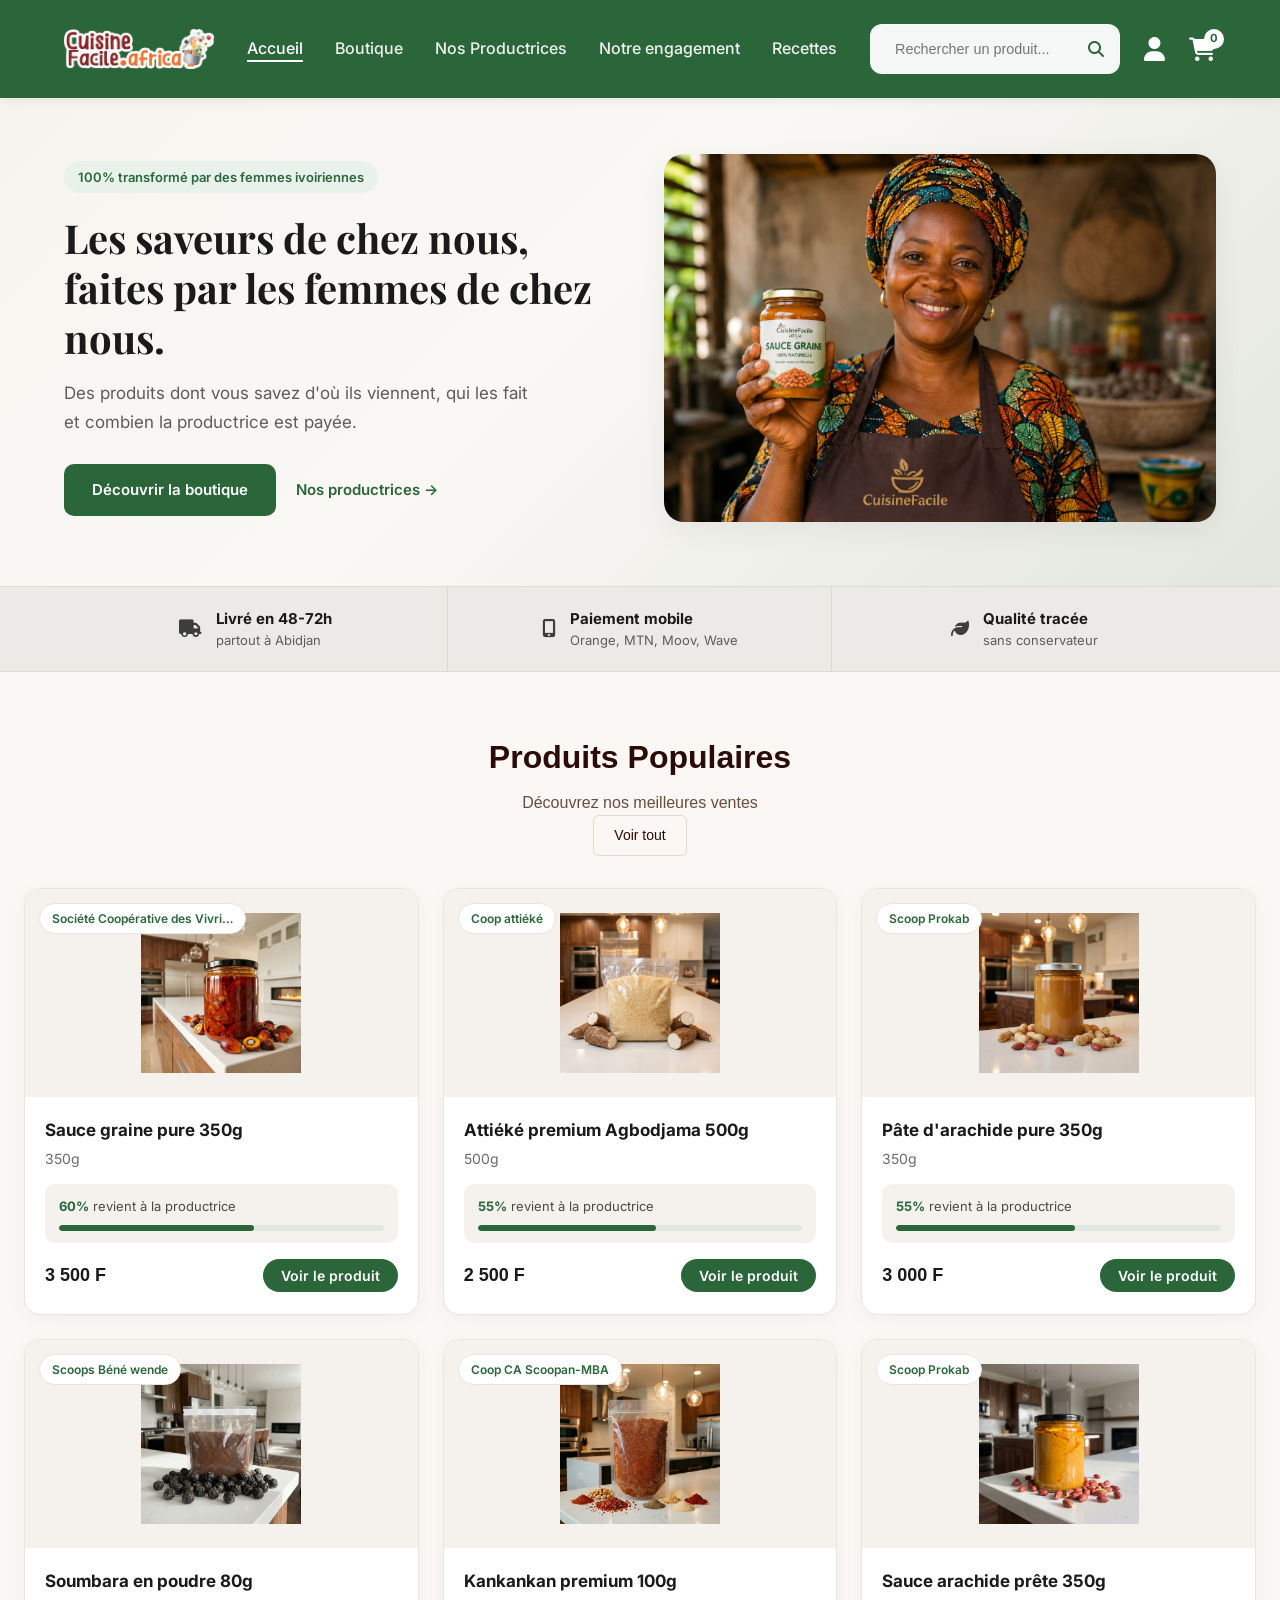
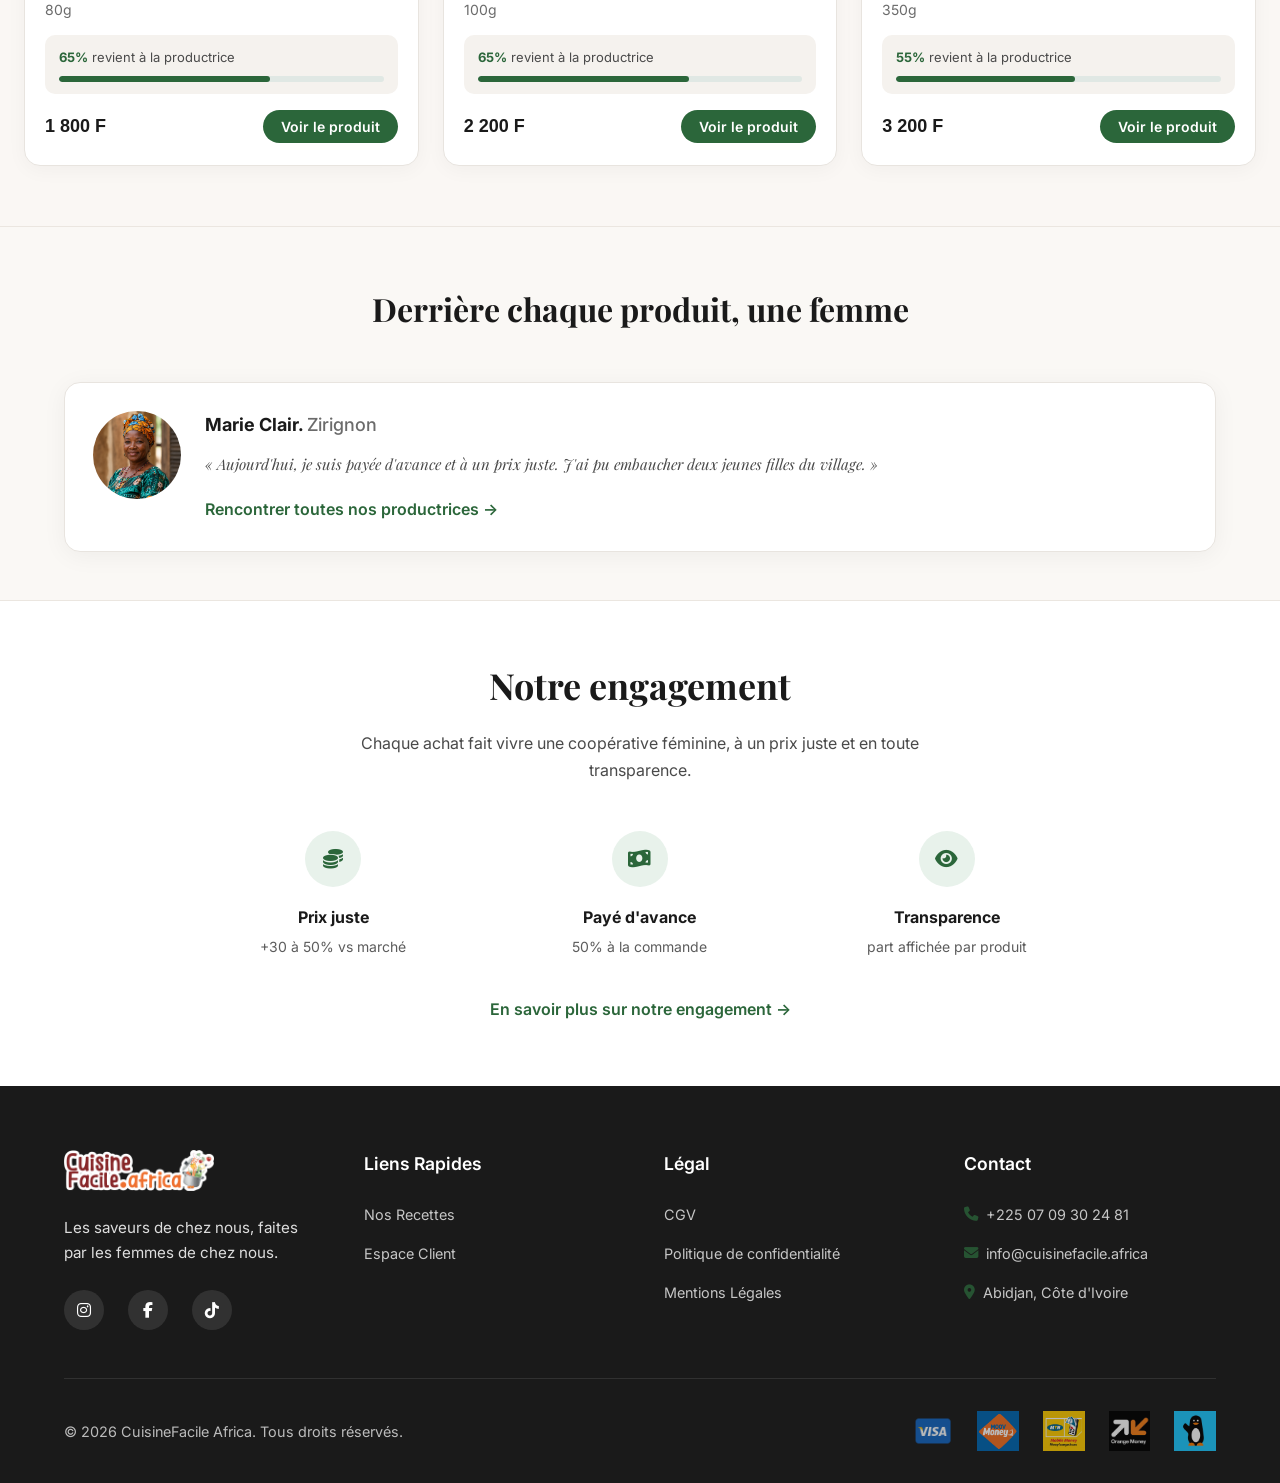
<file: index.html>
<!DOCTYPE html>
<html lang="fr">
<head>
    <meta charset="UTF-8">
    <meta name="viewport" content="width=device-width, initial-scale=1.0">
    <title>CuisineFacile.africa - Marketplace de Produits Alimentaires Ivoiriens</title>
    <meta name="description" content="Découvrez nos produits artisanaux transformés par des coopératives féminines locales en Côte d'Ivoire.">
    <link rel="stylesheet" href="style.css?v=20260528">
    <link rel="stylesheet" href="product-flagship.css?v=20260527">
    <link rel="stylesheet" href="https://cdnjs.cloudflare.com/ajax/libs/font-awesome/6.4.0/css/all.min.css">
    <link rel="preconnect" href="https://fonts.googleapis.com">
    <link rel="preconnect" href="https://fonts.gstatic.com" crossorigin>
    <link href="https://fonts.googleapis.com/css2?family=Inter:wght@400;500;600;700&family=Playfair+Display:ital,wght@0,600;0,700;1,400&display=swap" rel="stylesheet">
</head>
<body class="page-home page-producers">
    <!-- Header / Navigation -->
    <header class="header">
        <div class="container">
            <nav class="nav">
                <a href="index.html" class="logo">
                    <img src="img/LOGO C.png" alt="CuisineFacile Logo" class="header-logo">
                </a>
                
                <ul class="nav-links" id="navLinks">
                    <li><a href="index.html" class="nav-link active">Accueil</a></li>
                    <li><a href="shop.html" class="nav-link">Boutique</a></li>
                    <li><a href="producers.html" class="nav-link">Nos Productrices</a></li>
                    <li><a href="engagement.html" class="nav-link">Notre engagement</a></li>
                    <li><a href="recettes.html" class="nav-link">Recettes</a></li>
                </ul>
                
                <div class="nav-actions">
                    <div class="search-box">
                        <input type="text" class="search-input" placeholder="Rechercher un produit...">
                        <i class="fas fa-search search-icon"></i>
                    </div>
                    <button class="user-btn">
                        <i class="fas fa-user"></i>
                    </button>
                    <a href="cart.html" class="cart-btn" aria-label="Voir le panier">
                        <i class="fas fa-shopping-cart"></i>
                        <span class="cart-count">0</span>
                    </a>
                    <button class="mobile-menu-btn" id="mobileMenuBtn">
                        <i class="fas fa-bars"></i>
                    </button>
                </div>
            </nav>
        </div>
    </header>

    <!-- Hero (même présentation que Nos Productrices) -->
    <section class="producers-hero-split">
        <div class="container producers-hero-split-inner">
            <div class="producers-hero-text">
                <span class="producers-hero-tag">100% transformé par des femmes ivoiriennes</span>
                <h1>Les saveurs de chez nous, faites par les femmes de chez nous.</h1>
                <p>Des produits dont vous savez d'où ils viennent, qui les fait et combien la productrice est payée.</p>
                <div class="producers-hero-actions">
                    <a href="shop.html" class="btn-producers-primary">Découvrir la boutique</a>
                    <a href="producers.html" class="btn-producers-link">Nos productrices →</a>
                </div>
            </div>
            <div class="producers-hero-visual">
                <img src="img/femmeA.png" alt="Productrice tenant un produit artisanal">
            </div>
        </div>
    </section>

    <!-- Barre avantages (livraison, paiement, qualité) -->
    <section class="home-features-bar" aria-label="Nos garanties">
        <div class="container home-features-bar-inner">
            <div class="home-features-item">
                <i class="fas fa-truck home-features-icon" aria-hidden="true"></i>
                <div>
                    <p class="home-features-title">Livré en 48-72h</p>
                    <p class="home-features-detail">partout à Abidjan</p>
                </div>
            </div>
            <div class="home-features-item">
                <i class="fas fa-mobile-alt home-features-icon" aria-hidden="true"></i>
                <div>
                    <p class="home-features-title">Paiement mobile</p>
                    <p class="home-features-detail">Orange, MTN, Moov, Wave</p>
                </div>
            </div>
            <div class="home-features-item">
                <i class="fas fa-leaf home-features-icon" aria-hidden="true"></i>
                <div>
                    <p class="home-features-title">Qualité tracée</p>
                    <p class="home-features-detail">sans conservateur</p>
                </div>
            </div>
        </div>
    </section>

    <!-- Produits Populaires -->
    <section class="section products-section">
        <div class="container">
            <div class="section-header">
                <h2 class="section-title">Produits Populaires</h2>
                <p class="section-subtitle">Découvrez nos meilleures ventes</p>
                <a href="shop.html" class="section-link">Voir tout</a>
            </div>
            
            <div class="products-grid products-grid--flagship">
                <article class="product-card" data-product-link="product.html">
                    <div class="product-image">
                        <img src="img/Sauce graine pure 350g.png" alt="Sauce graine pure 350g">
                    </div>
                    <div class="product-info">
                        <h3 class="product-name">Sauce graine pure 350g</h3>
                        <p class="product-coop">Société Coopérative des Vivriers de San Pedro</p>
                        <div class="product-rating"><span class="stars">★★★★☆</span></div>
                        <div class="product-footer">
                            <span class="product-price">3 500 FCFA</span>
                            <button type="button" class="btn-view-product">Voir le produit</button>
                        </div>
                    </div>
                </article>

                <article class="product-card" data-product-link="product.html">
                    <div class="product-image">
                        <img src="img/Attiéké premium Agbodjama 500g.png" alt="Attiéké premium Agbodjama 500g">
                    </div>
                    <div class="product-info">
                        <h3 class="product-name">Attiéké premium Agbodjama 500g</h3>
                        <p class="product-coop">Coop attiéké</p>
                        <div class="product-rating"><span class="stars">★★★★☆</span></div>
                        <div class="product-footer">
                            <span class="product-price">2 500 FCFA</span>
                            <button type="button" class="btn-view-product">Voir le produit</button>
                        </div>
                    </div>
                </article>

                <article class="product-card" data-product-link="product.html">
                    <div class="product-image">
                        <img src="img/Pâte d'arachide pure 350g.png" alt="Pâte d'arachide pure 350g">
                    </div>
                    <div class="product-info">
                        <h3 class="product-name">Pâte d'arachide pure 350g</h3>
                        <p class="product-coop">Scoop Prokab</p>
                        <div class="product-rating"><span class="stars">★★★★☆</span></div>
                        <div class="product-footer">
                            <span class="product-price">3 000 FCFA</span>
                            <button type="button" class="btn-view-product">Voir le produit</button>
                        </div>
                    </div>
                </article>

                <article class="product-card" data-product-link="product.html">
                    <div class="product-image">
                        <img src="img/Soumbara en poudre 80g.png" alt="Soumbara en poudre 80g">
                    </div>
                    <div class="product-info">
                        <h3 class="product-name">Soumbara en poudre 80g</h3>
                        <p class="product-coop">Scoops Béné wende</p>
                        <div class="product-rating"><span class="stars">★★★★☆</span></div>
                        <div class="product-footer">
                            <span class="product-price">1 800 FCFA</span>
                            <button type="button" class="btn-view-product">Voir le produit</button>
                        </div>
                    </div>
                </article>

                <article class="product-card" data-product-link="product.html">
                    <div class="product-image">
                        <img src="img/Kankankan premium 100g.png" alt="Kankankan premium 100g">
                    </div>
                    <div class="product-info">
                        <h3 class="product-name">Kankankan premium 100g</h3>
                        <p class="product-coop">Coop CA Scoopan-MBA</p>
                        <div class="product-rating"><span class="stars">★★★★☆</span></div>
                        <div class="product-footer">
                            <span class="product-price">2 200 FCFA</span>
                            <button type="button" class="btn-view-product">Voir le produit</button>
                        </div>
                    </div>
                </article>

                <article class="product-card" data-product-link="product.html">
                    <div class="product-image">
                        <img src="img/Sauce arachide prête 350g.png" alt="Sauce arachide prête 350g">
                    </div>
                    <div class="product-info">
                        <h3 class="product-name">Sauce arachide prête 350g</h3>
                        <p class="product-coop">Scoop Prokab</p>
                        <div class="product-rating"><span class="stars">★★★★☆</span></div>
                        <div class="product-footer">
                            <span class="product-price">3 200 FCFA</span>
                            <button type="button" class="btn-view-product">Voir le produit</button>
                        </div>
                    </div>
                </article>
            </div>
        </div>
    </section>

    <!-- Derrière chaque produit, une femme -->
    <section class="producers-spotlight-section home-spotlight-section">
        <div class="container">
            <h2 class="producers-section-title producers-section-title--left">Derrière chaque produit, une femme</h2>
            <article class="producer-spotlight-card producer-spotlight-card--home">
                <div class="producer-spotlight-avatar">
                    <img src="img/femme1.png" alt="Aminata K.">
                </div>
                <div class="producer-spotlight-body">
                    <h3 class="producer-spotlight-name">Marie Clair. <span>Zirignon</span></h3>
                    <blockquote class="producer-spotlight-quote">« Aujourd'hui, je suis payée d'avance et à un prix juste. J'ai pu embaucher deux jeunes filles du village. »</blockquote>
                    <a href="productrices.html" class="producers-meet-all">Rencontrer toutes nos productrices →</a>
                </div> 
            </article>
        </div>
    </section>

    <!-- Notre engagement -->
    <section class="home-engagement-section">
        <div class="container">
            <h2 class="home-engagement-title">Notre engagement</h2>
            <p class="home-engagement-lead">Chaque achat fait vivre une coopérative féminine, à un prix juste et en toute transparence.</p>
            <div class="home-engagement-grid">
                <article class="home-engagement-card">
                    <div class="home-engagement-icon"><i class="fas fa-coins" aria-hidden="true"></i></div>
                    <h3 class="home-engagement-card-title">Prix juste</h3>
                    <p class="home-engagement-card-detail">+30 à 50% vs marché</p>
                </article>
                <article class="home-engagement-card">
                    <div class="home-engagement-icon"><i class="fas fa-money-bill-wave" aria-hidden="true"></i></div>
                    <h3 class="home-engagement-card-title">Payé d'avance</h3>
                    <p class="home-engagement-card-detail">50% à la commande</p>
                </article>
                <article class="home-engagement-card">
                    <div class="home-engagement-icon"><i class="fas fa-eye" aria-hidden="true"></i></div>
                    <h3 class="home-engagement-card-title">Transparence</h3>
                    <p class="home-engagement-card-detail">part affichée par produit</p>
                </article>
            </div>
            <p class="home-engagement-more">
                <a href="engagement.html">En savoir plus sur notre engagement →</a>
            </p>
        </div>
    </section>

    <!-- Footer -->
    <footer class="footer">
        <div class="container">
            <div class="footer-grid">
                <!-- Logo et Description -->
                <div class="footer-brand">
                    <div class="logo">
                        <img src="img/LOGO C.png" alt="CuisineFacile Logo" class="footer-logo">
                    </div>
                    <p class="footer-description">Les saveurs de chez nous, faites par les femmes de chez nous.</p>
                    <div class="footer-social">
                        <a href="https://www.instagram.com/cuisine_facile_africa/" class="social-link"><i class="fab fa-instagram"></i></a>
                        <a href="https://www.facebook.com/CuisineFacileAfrica1/" class="social-link"><i class="fab fa-facebook-f"></i></a>
                        <a href="https://www.tiktok.com/@cuisine.facile.af?_t=8f1cqdY7nc5&_r=1" class="social-link"><i class="fab fa-tiktok"></i></a>
                    </div>
                </div>
                
                <!-- Liens Rapides -->
                <div>
                    <h4 class="footer-title">Liens Rapides</h4>
                    <ul class="footer-links">
                        <li><a href="recettes.html" class="footer-link">Nos Recettes</a></li>
                        <li><a href="#" class="footer-link">Espace Client</a></li>
                    </ul>
                </div>
                
                <!-- Légal -->
                <div>
                    <h4 class="footer-title">Légal</h4>
                    <ul class="footer-links">
                        <li><a href="cgv.html" class="footer-link">CGV</a></li>
                        <li><a href="politique-confidentialite.html" class="footer-link">Politique de confidentialité</a></li>
                        <li><a href="mentions-legales.html" class="footer-link">Mentions Légales</a></li>
                    </ul>
                </div>
                
                <!-- Contact -->
                <div>
                    <h4 class="footer-title">Contact</h4>
                    <ul class="footer-links">
                        <li><a href="tel:+2250709302481" class="footer-link"><i class="fas fa-phone"></i> +225 07 09 30 24 81</a></li>
                        <li><a href="mailto:info@cuisinefacile.africa" class="footer-link"><i class="fas fa-envelope"></i> info@cuisinefacile.africa</a></li>
                        <li><a href="#" class="footer-link"><i class="fas fa-map-marker-alt"></i> Abidjan, Côte d'Ivoire</a></li>
                    </ul>
                </div>
            </div>
            
            <div class="footer-bottom">
                <div class="footer-bottom-content">
                    <p>&copy; 2026 CuisineFacile Africa. Tous droits réservés.</p>
                    <div class="payment-methods">
                        <img src="img/visa.png" alt="Visa" class="payment-img">
                        <img src="img/moov-money.png" alt="Moov Money" class="payment-img">
                        <img src="img/mtn-money.png" alt="MTN Mobile Money" class="payment-img">
                        <img src="img/orange-money.jpg" alt="Orange Money" class="payment-img">
                        <img src="img/wave.webp" alt="Wave" class="payment-img">
                    </div>
                </div>
            </div>
        </div>
    </footer>

    <!-- Login Modal -->
    <div class="modal" id="loginModal">
        <div class="modal-overlay" id="modalOverlay"></div>
        <div class="modal-content">
            <button class="modal-close" id="modalClose"><i class="fas fa-times"></i></button>
            <div class="modal-header">
                <h2>Connexion</h2>
                <p>Bienvenue sur CuisineFacile</p>
            </div>
            <form class="login-form">
                <div class="form-group">
                    <label for="email">Email</label>
                    <input type="email" id="email" name="email" placeholder="votre@email.com" required>
                </div>
                <div class="form-group">
                    <label for="password">Mot de passe</label>
                    <input type="password" id="password" name="password" placeholder="••••••••" required>
                </div>
                <div class="form-options">
                    <label class="checkbox-label">
                        <input type="checkbox" name="remember">
                        <span>Se souvenir de moi</span>
                    </label>
                    <a href="#" class="forgot-password">Mot de passe oublié ?</a>
                </div>
                <button type="submit" class="btn btn-primary btn-full">Se connecter</button>
                <div class="modal-divider">
                    <span>ou</span>
                </div>
                <button type="button" class="btn btn-social btn-google">
                    <i class="fab fa-google"></i>
                    Continuer avec Google
                </button>
                <button type="button" class="btn btn-social btn-facebook">
                    <i class="fab fa-facebook-f"></i>
                    Continuer avec Facebook
                </button>
                <p class="modal-footer-text">
                    Pas encore de compte ? <a href="register.html" class="register-link">S'inscrire</a>
                </p>
            </form>
        </div>
    </div>

    <script src="script.js?v=20260603d"></script>
</body>
</html>
</file>
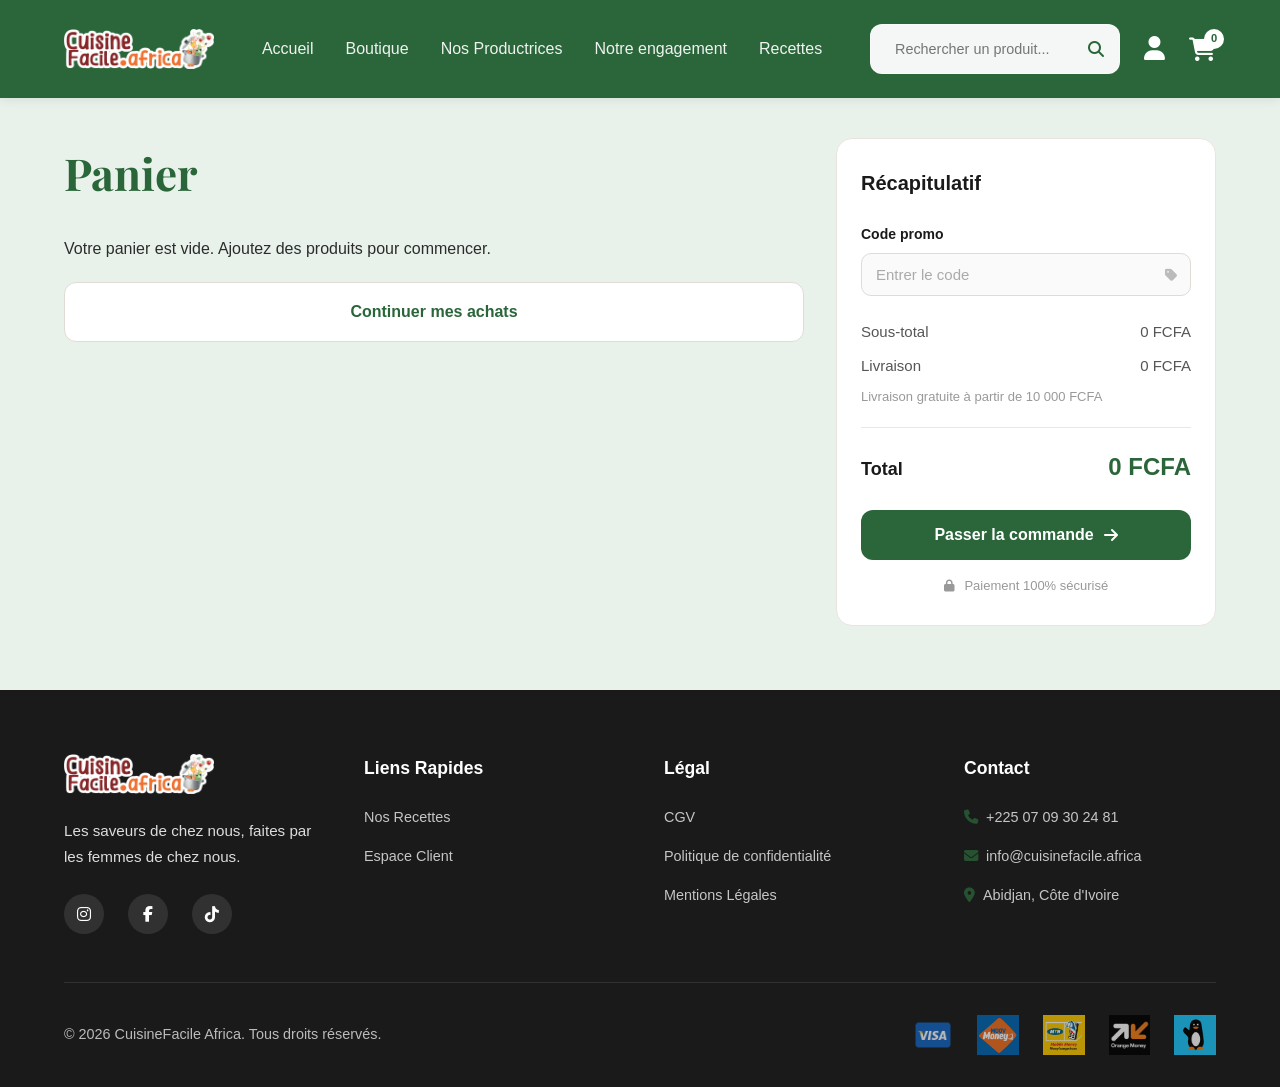
<file: cart.html>
<!DOCTYPE html>
<html lang="fr">
<head>
    <meta charset="UTF-8">
    <meta name="viewport" content="width=device-width, initial-scale=1.0">
    <title>Panier - CuisineFacile.africa</title>
    <meta name="description" content="Consultez votre panier et finalisez votre commande sur CuisineFacile.africa">
    <link rel="stylesheet" href="style.css?v=20260605">
    <link rel="stylesheet" href="https://cdnjs.cloudflare.com/ajax/libs/font-awesome/6.4.0/css/all.min.css">
    <link rel="preconnect" href="https://fonts.googleapis.com">
    <link rel="preconnect" href="https://fonts.gstatic.com" crossorigin>
    <link href="https://fonts.googleapis.com/css2?family=Inter:wght@400;500;600;700&family=Playfair+Display:wght@600;700&display=swap" rel="stylesheet">
</head>
<body class="page-cart">
    <header class="header">
        <div class="container">
            <nav class="nav">
                <a href="index.html" class="logo">
                    <img src="img/LOGO C.png" alt="CuisineFacile Logo" class="header-logo">
                </a>
                
                <ul class="nav-links" id="navLinks">
                    <li><a href="index.html" class="nav-link">Accueil</a></li>
                    <li><a href="shop.html" class="nav-link">Boutique</a></li>
                    <li><a href="producers.html" class="nav-link">Nos Productrices</a></li>
                    <li><a href="engagement.html" class="nav-link">Notre engagement</a></li>
                    <li><a href="recettes.html" class="nav-link">Recettes</a></li>
                </ul>
                
                <div class="nav-actions">
                    <div class="search-box">
                        <input type="text" class="search-input" placeholder="Rechercher un produit...">
                        <i class="fas fa-search search-icon"></i>
                    </div>
                    <button class="user-btn" type="button" aria-label="Compte">
                        <i class="fas fa-user"></i>
                    </button>
                    <a href="cart.html" class="cart-btn" aria-label="Voir le panier">
                        <i class="fas fa-shopping-cart"></i>
                        <span class="cart-count">3</span>
                    </a>
                    <button class="mobile-menu-btn" id="mobileMenuBtn" type="button" aria-label="Menu">
                        <i class="fas fa-bars"></i>
                    </button>
                </div>
            </nav>
        </div>
    </header>

    <main class="cart-section">
        <div class="container">
            <div class="cart-page">
                <div class="cart-main">
                    <h1 class="cart-page-title">Panier</h1>

                    <div class="cart-items-list" id="cartItemsList"></div>

                    <a href="shop.html" class="btn-continue-shopping">Continuer mes achats</a>
                </div>

                <aside class="cart-summary" aria-label="Récapitulatif de commande">
                    <h2 class="cart-summary-title">Récapitulatif</h2>

                    <div class="cart-promo">
                        <label class="cart-promo-label" for="promoCode">Code promo</label>
                        <div class="cart-promo-input-wrap">
                            <input type="text" id="promoCode" class="cart-promo-input" placeholder="Entrer le code">
                            <i class="fas fa-tag cart-promo-icon" aria-hidden="true"></i>
                        </div>
                    </div>

                    <div class="cart-summary-rows">
                        <div class="cart-summary-row">
                            <span>Sous-total</span>
                            <span id="cartSubtotal">9 000 FCFA</span>
                        </div>
                        <div class="cart-summary-row">
                            <span>Livraison</span>
                            <span id="cartShipping">1 500 FCFA</span>
                        </div>
                        <p class="cart-shipping-note">Livraison gratuite à partir de 10 000 FCFA</p>
                    </div>

                    <div class="cart-summary-total">
                        <span>Total</span>
                        <span id="cartGrandTotal">10 500 FCFA</span>
                    </div>

                    <button type="button" class="btn-cart-checkout">
                        Passer la commande
                        <i class="fas fa-arrow-right" aria-hidden="true"></i>
                    </button>

                    <p class="cart-secure-note"><i class="fas fa-lock" aria-hidden="true"></i> Paiement 100% sécurisé</p>
                </aside>
            </div>

        </div>
    </main>

    <footer class="footer">
        <div class="container">
            <div class="footer-grid">
                <div class="footer-brand">
                    <div class="logo">
                        <img src="img/LOGO C.png" alt="CuisineFacile Logo" class="footer-logo">
                    </div>
                    <p class="footer-description">Les saveurs de chez nous, faites par les femmes de chez nous.</p>
                    <div class="footer-social">
                        <a href="https://www.instagram.com/cuisine_facile_africa/" class="social-link"><i class="fab fa-instagram"></i></a>
                        <a href="https://www.facebook.com/CuisineFacileAfrica1/" class="social-link"><i class="fab fa-facebook-f"></i></a>
                        <a href="https://www.tiktok.com/@cuisine.facile.af?_t=8f1cqdY7nc5&_r=1" class="social-link"><i class="fab fa-tiktok"></i></a>
                    </div>
                </div>
                <div>
                    <h4 class="footer-title">Liens Rapides</h4>
                    <ul class="footer-links">
                        <li><a href="recettes.html" class="footer-link">Nos Recettes</a></li>
                        <li><a href="#" class="footer-link">Espace Client</a></li>
                    </ul>
                </div>
                <div>
                    <h4 class="footer-title">Légal</h4>
                    <ul class="footer-links">
                        <li><a href="cgv.html" class="footer-link">CGV</a></li>
                        <li><a href="politique-confidentialite.html" class="footer-link">Politique de confidentialité</a></li>
                        <li><a href="mentions-legales.html" class="footer-link">Mentions Légales</a></li>
                    </ul>
                </div>
                <div>
                    <h4 class="footer-title">Contact</h4>
                    <ul class="footer-links">
                        <li><a href="tel:+2250709302481" class="footer-link"><i class="fas fa-phone"></i> +225 07 09 30 24 81</a></li>
                        <li><a href="mailto:info@cuisinefacile.africa" class="footer-link"><i class="fas fa-envelope"></i> info@cuisinefacile.africa</a></li>
                        <li><a href="#" class="footer-link"><i class="fas fa-map-marker-alt"></i> Abidjan, Côte d'Ivoire</a></li>
                    </ul>
                </div>
            </div>
            <div class="footer-bottom">
                <div class="footer-bottom-content">
                    <p>&copy; 2026 CuisineFacile Africa. Tous droits réservés.</p>
                    <div class="payment-methods">
                        <img src="img/visa.png" alt="Visa" class="payment-img">
                        <img src="img/moov-money.png" alt="Moov Money" class="payment-img">
                        <img src="img/mtn-money.png" alt="MTN Mobile Money" class="payment-img">
                        <img src="img/orange-money.jpg" alt="Orange Money" class="payment-img">
                        <img src="img/wave.webp" alt="Wave" class="payment-img">
                    </div>
                </div>
            </div>
        </div>
    </footer>

    <script src="script.js?v=20260603d"></script>
</body>
</html>
</file>
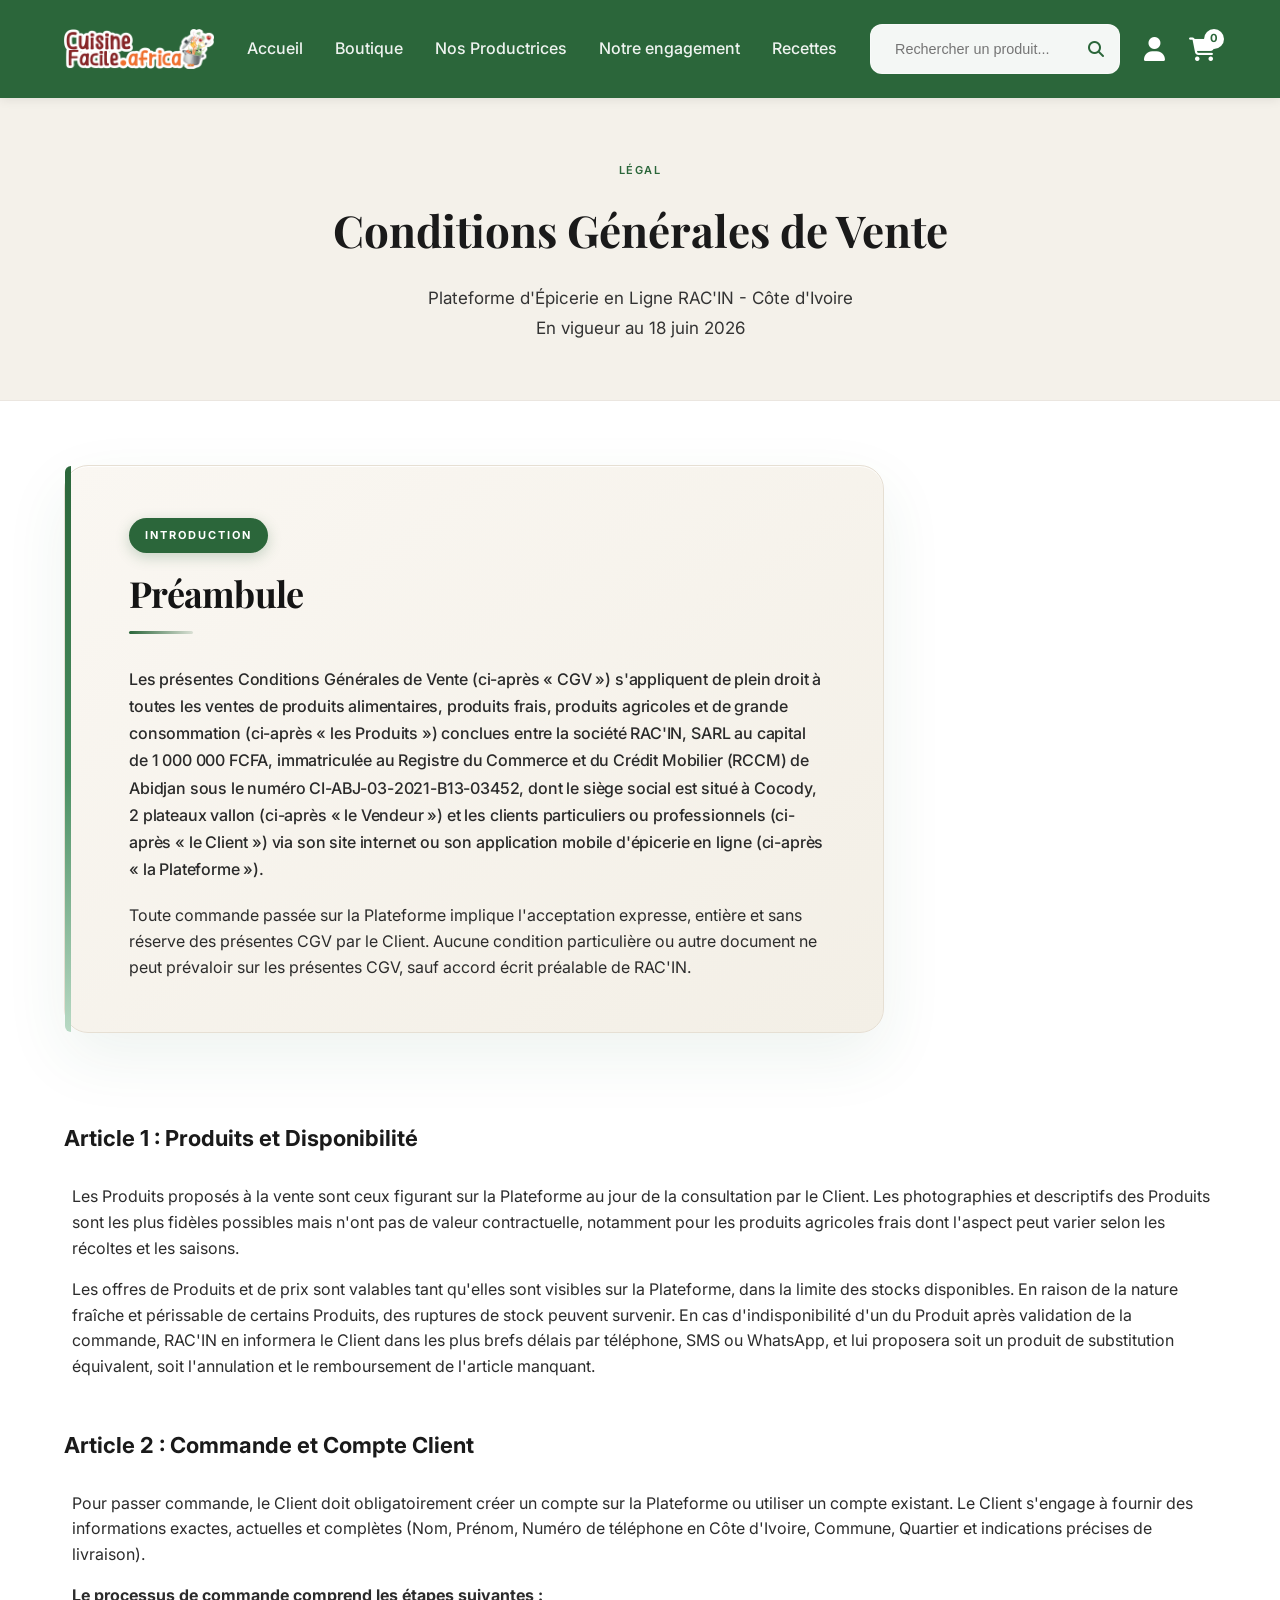
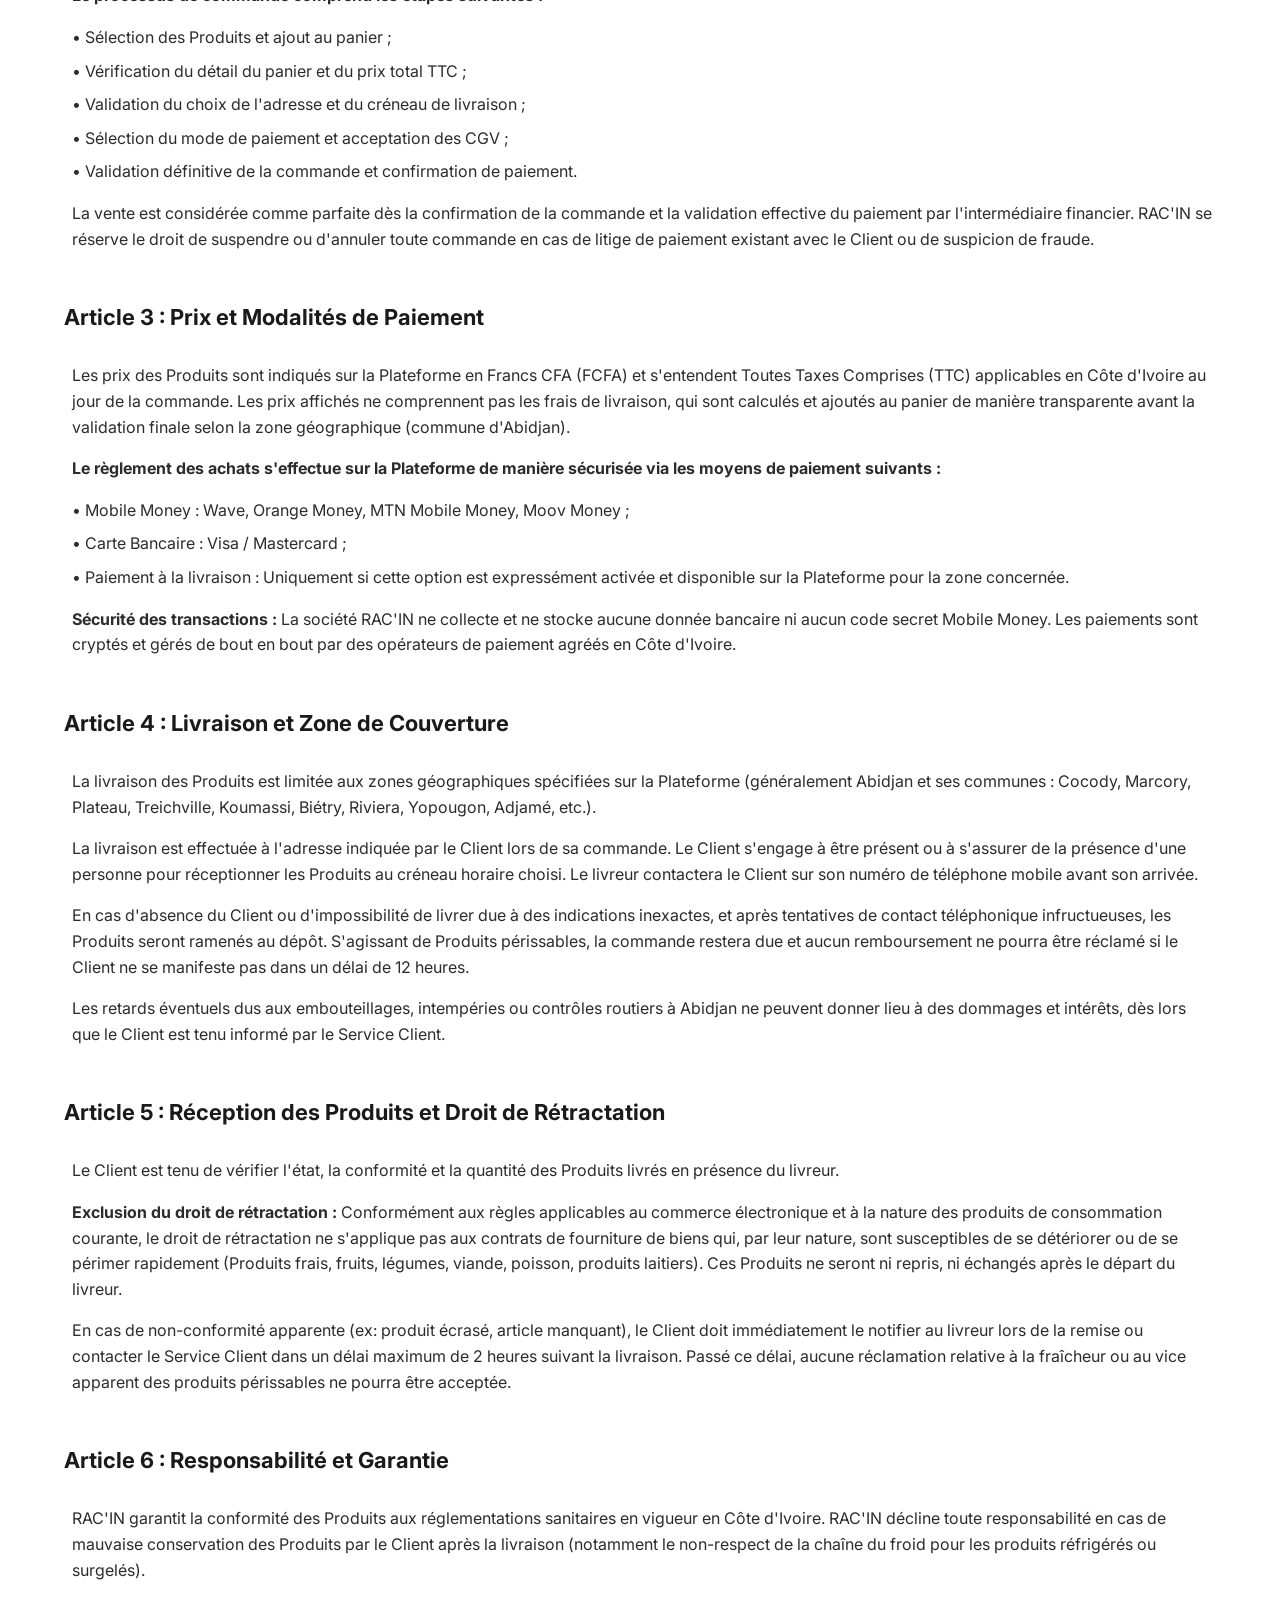
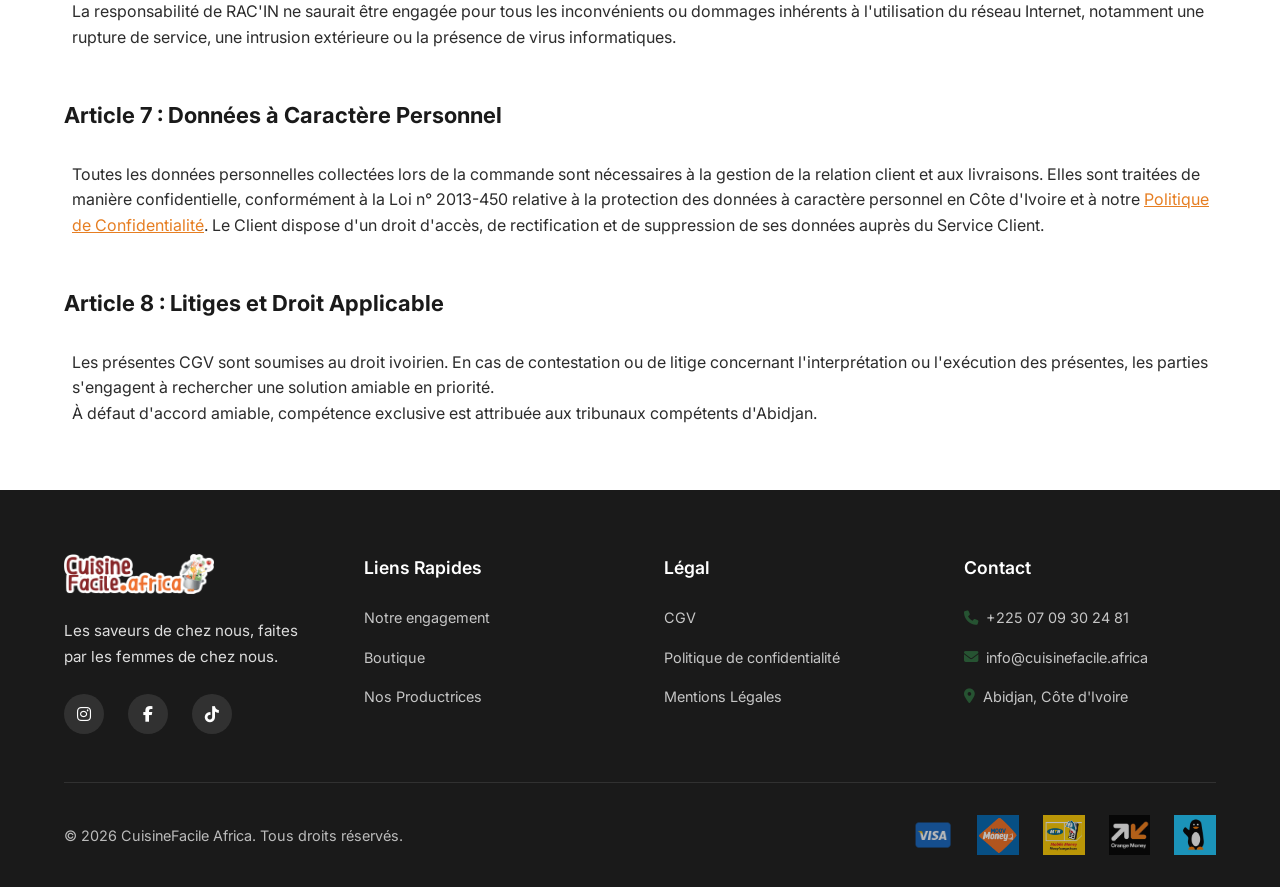
<file: cgv.html>
<!DOCTYPE html>
<html lang="fr">
<head>
    <meta charset="UTF-8">
    <meta name="viewport" content="width=device-width, initial-scale=1.0">
    <title>Conditions Générales de Vente - CuisineFacile.africa</title>
    <meta name="description" content="Conditions Générales de Vente de CuisineFacile.africa. Nos conditions de vente, livraison et paiement pour vos commandes d'épicerie en ligne.">
    <link rel="stylesheet" href="style.css?v=20260608c">
    <link rel="stylesheet" href="product-flagship.css">
    <link rel="stylesheet" href="https://cdnjs.cloudflare.com/ajax/libs/font-awesome/6.4.0/css/all.min.css">
    <link rel="preconnect" href="https://fonts.googleapis.com">
    <link rel="preconnect" href="https://fonts.gstatic.com" crossorigin>
    <link href="https://fonts.googleapis.com/css2?family=Inter:wght@400;500;600;700&family=Playfair+Display:ital,wght@0,600;0,700;1,400&display=swap" rel="stylesheet">
</head>
<body class="page-engagement">
    <header class="header">
        <div class="container">
            <nav class="nav">
                <a href="index.html" class="logo">
                    <img src="img/LOGO C.png" alt="CuisineFacile Logo" class="header-logo">
                </a>

                <ul class="nav-links" id="navLinks">
                    <li><a href="index.html" class="nav-link">Accueil</a></li>
                    <li><a href="shop.html" class="nav-link">Boutique</a></li>
                    <li><a href="producers.html" class="nav-link">Nos Productrices</a></li>
                    <li><a href="engagement.html" class="nav-link">Notre engagement</a></li>
                    <li><a href="recettes.html" class="nav-link">Recettes</a></li>
                </ul>

                <div class="nav-actions">
                    <div class="search-box">
                        <input type="text" class="search-input" placeholder="Rechercher un produit...">
                        <i class="fas fa-search search-icon"></i>
                    </div>
                    <button class="user-btn" type="button" aria-label="Mon compte">
                        <i class="fas fa-user"></i>
                    </button>
                    <a href="cart.html" class="cart-btn" aria-label="Voir le panier">
                        <i class="fas fa-shopping-cart"></i>
                        <span class="cart-count">0</span>
                    </a>
                    <button class="mobile-menu-btn" id="mobileMenuBtn" type="button" aria-label="Menu">
                        <i class="fas fa-bars"></i>
                    </button>
                </div>
            </nav>
        </div>
    </header>

    <main class="eng-page">
        <!-- Intro -->
        <section class="eng-intro">
            <div class="container eng-intro-inner">
                <p class="eng-label">Légal</p>
                <h1 class="eng-intro-title">Conditions Générales de Vente</h1>
                <p class="eng-intro-lead">Plateforme d'Épicerie en Ligne RAC'IN - Côte d'Ivoire</p>
                <p class="eng-intro-lead">En vigueur au 18 juin 2026</p>
            </div>
        </section>

        <section class="eng-mission">
            <div class="container">
                <article class="eng-mission-panel">
                    <header class="eng-mission-header">
                        <p class="eng-mission-label">Introduction</p>
                        <h2 class="eng-mission-title">Préambule</h2>
                    </header>

                    <div class="eng-mission-body">
                        <p class="eng-mission-intro">Les présentes Conditions Générales de Vente (ci-après « CGV ») s'appliquent de plein droit à toutes les ventes de produits alimentaires, produits frais, produits agricoles et de grande consommation (ci-après « les Produits ») conclues entre la société RAC'IN, SARL au capital de 1 000 000 FCFA, immatriculée au Registre du Commerce et du Crédit Mobilier (RCCM) de Abidjan sous le numéro CI-ABJ-03-2021-B13-03452, dont le siège social est situé à Cocody, 2 plateaux vallon (ci-après « le Vendeur ») et les clients particuliers ou professionnels (ci-après « le Client ») via son site internet ou son application mobile d'épicerie en ligne (ci-après « la Plateforme »).</p>
                        <p style="margin-top: 1rem;">Toute commande passée sur la Plateforme implique l'acceptation expresse, entière et sans réserve des présentes CGV par le Client. Aucune condition particulière ou autre document ne peut prévaloir sur les présentes CGV, sauf accord écrit préalable de RAC'IN.</p>
                    </div>
                </article>
            </div>
        </section>

        <!-- Articles des CGV -->
        <section class="eng-pillars">
            <div class="container">
                <h2 class="eng-pillars-heading">Article 1 : Produits et Disponibilité</h2>
                <div class="eng-mission-body">
                    <p style="margin-bottom: 1rem;">Les Produits proposés à la vente sont ceux figurant sur la Plateforme au jour de la consultation par le Client. Les photographies et descriptifs des Produits sont les plus fidèles possibles mais n'ont pas de valeur contractuelle, notamment pour les produits agricoles frais dont l'aspect peut varier selon les récoltes et les saisons.</p>
                    <p>Les offres de Produits et de prix sont valables tant qu'elles sont visibles sur la Plateforme, dans la limite des stocks disponibles. En raison de la nature fraîche et périssable de certains Produits, des ruptures de stock peuvent survenir. En cas d'indisponibilité d'un du Produit après validation de la commande, RAC'IN en informera le Client dans les plus brefs délais par téléphone, SMS ou WhatsApp, et lui proposera soit un produit de substitution équivalent, soit l'annulation et le remboursement de l'article manquant.</p>
                </div>

                <h2 class="eng-pillars-heading" style="margin-top: 3rem;">Article 2 : Commande et Compte Client</h2>
                <div class="eng-mission-body">
                    <p style="margin-bottom: 1rem;">Pour passer commande, le Client doit obligatoirement créer un compte sur la Plateforme ou utiliser un compte existant. Le Client s'engage à fournir des informations exactes, actuelles et complètes (Nom, Prénom, Numéro de téléphone en Côte d'Ivoire, Commune, Quartier et indications précises de livraison).</p>
                    <p style="margin-bottom: 1rem;"><strong>Le processus de commande comprend les étapes suivantes :</strong></p>
                    <ul style="list-style: none; padding-left: 0;">
                        <li style="margin-bottom: 0.5rem;">• Sélection des Produits et ajout au panier ;</li>
                        <li style="margin-bottom: 0.5rem;">• Vérification du détail du panier et du prix total TTC ;</li>
                        <li style="margin-bottom: 0.5rem;">• Validation du choix de l'adresse et du créneau de livraison ;</li>
                        <li style="margin-bottom: 0.5rem;">• Sélection du mode de paiement et acceptation des CGV ;</li>
                        <li style="margin-bottom: 0.5rem;">• Validation définitive de la commande et confirmation de paiement.</li>
                    </ul>
                    <p style="margin-top: 1rem;">La vente est considérée comme parfaite dès la confirmation de la commande et la validation effective du paiement par l'intermédiaire financier. RAC'IN se réserve le droit de suspendre ou d'annuler toute commande en cas de litige de paiement existant avec le Client ou de suspicion de fraude.</p>
                </div>

                <h2 class="eng-pillars-heading" style="margin-top: 3rem;">Article 3 : Prix et Modalités de Paiement</h2>
                <div class="eng-mission-body">
                    <p style="margin-bottom: 1rem;">Les prix des Produits sont indiqués sur la Plateforme en Francs CFA (FCFA) et s'entendent Toutes Taxes Comprises (TTC) applicables en Côte d'Ivoire au jour de la commande. Les prix affichés ne comprennent pas les frais de livraison, qui sont calculés et ajoutés au panier de manière transparente avant la validation finale selon la zone géographique (commune d'Abidjan).</p>
                    <p style="margin-bottom: 1rem;"><strong>Le règlement des achats s'effectue sur la Plateforme de manière sécurisée via les moyens de paiement suivants :</strong></p>
                    <ul style="list-style: none; padding-left: 0;">
                        <li style="margin-bottom: 0.5rem;">• Mobile Money : Wave, Orange Money, MTN Mobile Money, Moov Money ;</li>
                        <li style="margin-bottom: 0.5rem;">• Carte Bancaire : Visa / Mastercard ;</li>
                        <li style="margin-bottom: 0.5rem;">• Paiement à la livraison : Uniquement si cette option est expressément activée et disponible sur la Plateforme pour la zone concernée.</li>
                    </ul>
                    <p style="margin-top: 1rem;"><strong>Sécurité des transactions :</strong> La société RAC'IN ne collecte et ne stocke aucune donnée bancaire ni aucun code secret Mobile Money. Les paiements sont cryptés et gérés de bout en bout par des opérateurs de paiement agréés en Côte d'Ivoire.</p>
                </div>

                <h2 class="eng-pillars-heading" style="margin-top: 3rem;">Article 4 : Livraison et Zone de Couverture</h2>
                <div class="eng-mission-body">
                    <p style="margin-bottom: 1rem;">La livraison des Produits est limitée aux zones géographiques spécifiées sur la Plateforme (généralement Abidjan et ses communes : Cocody, Marcory, Plateau, Treichville, Koumassi, Biétry, Riviera, Yopougon, Adjamé, etc.).</p>
                    <p style="margin-bottom: 1rem;">La livraison est effectuée à l'adresse indiquée par le Client lors de sa commande. Le Client s'engage à être présent ou à s'assurer de la présence d'une personne pour réceptionner les Produits au créneau horaire choisi. Le livreur contactera le Client sur son numéro de téléphone mobile avant son arrivée.</p>
                    <p style="margin-bottom: 1rem;">En cas d'absence du Client ou d'impossibilité de livrer due à des indications inexactes, et après tentatives de contact téléphonique infructueuses, les Produits seront ramenés au dépôt. S'agissant de Produits périssables, la commande restera due et aucun remboursement ne pourra être réclamé si le Client ne se manifeste pas dans un délai de 12 heures.</p>
                    <p>Les retards éventuels dus aux embouteillages, intempéries ou contrôles routiers à Abidjan ne peuvent donner lieu à des dommages et intérêts, dès lors que le Client est tenu informé par le Service Client.</p>
                </div>

                <h2 class="eng-pillars-heading" style="margin-top: 3rem;">Article 5 : Réception des Produits et Droit de Rétractation</h2>
                <div class="eng-mission-body">
                    <p style="margin-bottom: 1rem;">Le Client est tenu de vérifier l'état, la conformité et la quantité des Produits livrés en présence du livreur.</p>
                    <p style="margin-bottom: 1rem;"><strong>Exclusion du droit de rétractation :</strong> Conformément aux règles applicables au commerce électronique et à la nature des produits de consommation courante, le droit de rétractation ne s'applique pas aux contrats de fourniture de biens qui, par leur nature, sont susceptibles de se détériorer ou de se périmer rapidement (Produits frais, fruits, légumes, viande, poisson, produits laitiers). Ces Produits ne seront ni repris, ni échangés après le départ du livreur.</p>
                    <p>En cas de non-conformité apparente (ex: produit écrasé, article manquant), le Client doit immédiatement le notifier au livreur lors de la remise ou contacter le Service Client dans un délai maximum de 2 heures suivant la livraison. Passé ce délai, aucune réclamation relative à la fraîcheur ou au vice apparent des produits périssables ne pourra être acceptée.</p>
                </div>

                <h2 class="eng-pillars-heading" style="margin-top: 3rem;">Article 6 : Responsabilité et Garantie</h2>
                <div class="eng-mission-body">
                    <p style="margin-bottom: 1rem;">RAC'IN garantit la conformité des Produits aux réglementations sanitaires en vigueur en Côte d'Ivoire. RAC'IN décline toute responsabilité en cas de mauvaise conservation des Produits par le Client après la livraison (notamment le non-respect de la chaîne du froid pour les produits réfrigérés ou surgelés).</p>
                    <p>La responsabilité de RAC'IN ne saurait être engagée pour tous les inconvénients ou dommages inhérents à l'utilisation du réseau Internet, notamment une rupture de service, une intrusion extérieure ou la présence de virus informatiques.</p>
                </div>

                <h2 class="eng-pillars-heading" style="margin-top: 3rem;">Article 7 : Données à Caractère Personnel</h2>
                <div class="eng-mission-body">
                    <p>Toutes les données personnelles collectées lors de la commande sont nécessaires à la gestion de la relation client et aux livraisons. Elles sont traitées de manière confidentielle, conformément à la Loi n° 2013-450 relative à la protection des données à caractère personnel en Côte d'Ivoire et à notre <a href="politique-confidentialite.html" style="color: #e67e22; text-decoration: underline;">Politique de Confidentialité</a>. Le Client dispose d'un droit d'accès, de rectification et de suppression de ses données auprès du Service Client.</p>
                </div>

                <h2 class="eng-pillars-heading" style="margin-top: 3rem;">Article 8 : Litiges et Droit Applicable</h2>
                <div class="eng-mission-body">
                    <p>Les présentes CGV sont soumises au droit ivoirien. En cas de contestation ou de litige concernant l'interprétation ou l'exécution des présentes, les parties s'engagent à rechercher une solution amiable en priorité.</p>
                    <p>À défaut d'accord amiable, compétence exclusive est attribuée aux tribunaux compétents d'Abidjan.</p>
                </div>
            </div>
        </section>
    </main>

    <footer class="footer">
        <div class="container">
            <div class="footer-grid">
                <div class="footer-brand">
                    <div class="logo">
                        <img src="img/LOGO C.png" alt="CuisineFacile Logo" class="footer-logo">
                    </div>
                    <p class="footer-description">Les saveurs de chez nous, faites par les femmes de chez nous.</p>
                    <div class="footer-social">
                        <a href="https://www.instagram.com/cuisine_facile_africa/" class="social-link"><i class="fab fa-instagram"></i></a>
                        <a href="https://www.facebook.com/CuisineFacileAfrica1/" class="social-link"><i class="fab fa-facebook-f"></i></a>
                        <a href="https://www.tiktok.com/@cuisine.facile.af?_t=8f1cqdY7nc5&_r=1" class="social-link"><i class="fab fa-tiktok"></i></a>
                    </div>
                </div>

                <div>
                    <h4 class="footer-title">Liens Rapides</h4>
                    <ul class="footer-links">
                        <li><a href="engagement.html" class="footer-link">Notre engagement</a></li>
                        <li><a href="shop.html" class="footer-link">Boutique</a></li>
                        <li><a href="producers.html" class="footer-link">Nos Productrices</a></li>
                    </ul>
                </div>

                <div>
                    <h4 class="footer-title">Légal</h4>
                    <ul class="footer-links">
                        <li><a href="cgv.html" class="footer-link">CGV</a></li>
                        <li><a href="politique-confidentialite.html" class="footer-link">Politique de confidentialité</a></li>
                        <li><a href="mentions-legales.html" class="footer-link">Mentions Légales</a></li>
                    </ul>
                </div>

                <div>
                    <h4 class="footer-title">Contact</h4>
                    <ul class="footer-links">
                        <li><a href="tel:+2250709302481" class="footer-link"><i class="fas fa-phone"></i> +225 07 09 30 24 81</a></li>
                        <li><a href="mailto:info@cuisinefacile.africa" class="footer-link"><i class="fas fa-envelope"></i> info@cuisinefacile.africa</a></li>
                        <li><a href="#" class="footer-link"><i class="fas fa-map-marker-alt"></i> Abidjan, Côte d'Ivoire</a></li>
                    </ul>
                </div>
            </div>

            <div class="footer-bottom">
                <div class="footer-bottom-content">
                    <p>&copy; 2026 CuisineFacile Africa. Tous droits réservés.</p>
                    <div class="payment-methods">
                        <img src="img/visa.png" alt="Visa" class="payment-img">
                        <img src="img/moov-money.png" alt="Moov Money" class="payment-img">
                        <img src="img/mtn-money.png" alt="MTN Mobile Money" class="payment-img">
                        <img src="img/orange-money.jpg" alt="Orange Money" class="payment-img">
                        <img src="img/wave.webp" alt="Wave" class="payment-img">
                    </div>
                </div>
            </div>
        </div>
    </footer>

    <div class="modal" id="loginModal">
        <div class="modal-overlay" id="modalOverlay"></div>
        <div class="modal-content">
            <button class="modal-close" id="modalClose" type="button"><i class="fas fa-times"></i></button>
            <div class="modal-header">
                <h2>Connexion</h2>
                <p>Bienvenue sur CuisineFacile</p>
            </div>
            <form class="login-form">
                <div class="form-group">
                    <label for="email">Email</label>
                    <input type="email" id="email" name="email" placeholder="votre@email.com" required>
                </div>
                <div class="form-group">
                    <label for="password">Mot de passe</label>
                    <input type="password" id="password" name="password" placeholder="••••••••" required>
                </div>
                <div class="form-options">
                    <label class="checkbox-label">
                        <input type="checkbox" name="remember">
                        <span>Se souvenir de moi</span>
                    </label>
                    <a href="#" class="forgot-password">Mot de passe oublié ?</a>
                </div>
                <button type="submit" class="btn btn-primary btn-full">Se connecter</button>
                <p class="modal-footer-text">
                    Pas encore de compte ? <a href="register.html" class="register-link">S'inscrire</a>
                </p>
            </form>
        </div>
    </div>

    <script src="script.js"></script>
</body>
</html>
</file>
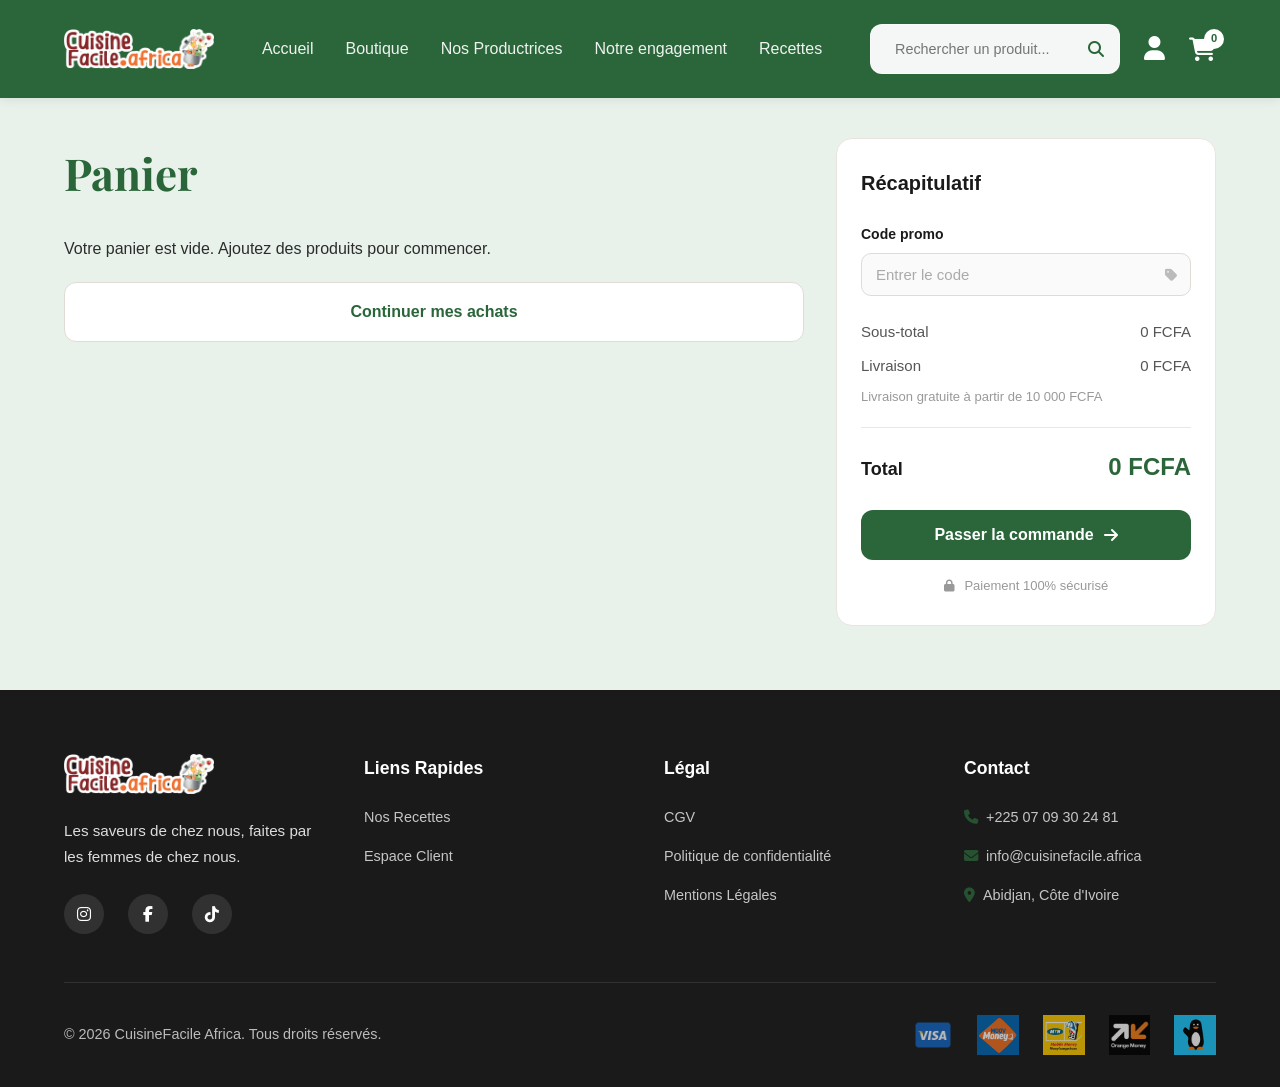
<file: checkout.html>
<!DOCTYPE html>
<html lang="fr">
<head>
    <meta charset="UTF-8">
    <meta name="viewport" content="width=device-width, initial-scale=1.0">
    <title>Finaliser la commande - CuisineFacile.africa</title>
    <meta name="description" content="Finalisez votre commande CuisineFacile : livraison et paiement sécurisé.">
    <link rel="stylesheet" href="style.css?v=20260605">
    <link rel="stylesheet" href="https://cdnjs.cloudflare.com/ajax/libs/font-awesome/6.4.0/css/all.min.css">
    <link rel="preconnect" href="https://fonts.googleapis.com">
    <link rel="preconnect" href="https://fonts.gstatic.com" crossorigin>
    <link href="https://fonts.googleapis.com/css2?family=Inter:wght@400;500;600;700&family=Playfair+Display:wght@600;700&display=swap" rel="stylesheet">
</head>
<body class="page-checkout">
    <header class="header">
        <div class="container">
            <nav class="nav">
                <a href="index.html" class="logo">
                    <img src="img/LOGO C.png" alt="CuisineFacile Logo" class="header-logo">
                </a>
                <ul class="nav-links" id="navLinks">
                    <li><a href="index.html" class="nav-link">Accueil</a></li>
                    <li><a href="shop.html" class="nav-link">Boutique</a></li>
                    <li><a href="producers.html" class="nav-link">Nos Productrices</a></li>
                    <li><a href="engagement.html" class="nav-link">Notre engagement</a></li>
                    <li><a href="recettes.html" class="nav-link">Recettes</a></li>
                </ul>
                <div class="nav-actions">
                    <div class="search-box">
                        <input type="text" class="search-input" placeholder="Rechercher un produit...">
                        <i class="fas fa-search search-icon"></i>
                    </div>
                    <button class="user-btn" type="button" aria-label="Compte"><i class="fas fa-user"></i></button>
                    <a href="cart.html" class="cart-btn" aria-label="Voir le panier">
                        <i class="fas fa-shopping-cart"></i>
                        <span class="cart-count">0</span>
                    </a>
                    <button class="mobile-menu-btn" id="mobileMenuBtn" type="button" aria-label="Menu"><i class="fas fa-bars"></i></button>
                </div>
            </nav>
        </div>
    </header>

    <main class="checkout-section">
        <div class="container">
            <a href="cart.html" class="checkout-back"><i class="fas fa-arrow-left" aria-hidden="true"></i> Retour au panier</a>
            <h1 class="checkout-page-title">Finaliser la commande</h1>

            <div class="checkout-layout">
                <div class="checkout-main">
                    <form id="checkoutForm" class="checkout-form" novalidate>
                        <!-- Livraison -->
                        <section class="checkout-block" aria-labelledby="checkout-delivery-title">
                            <h2 id="checkout-delivery-title" class="checkout-block-title">Informations de livraison</h2>
                            <div class="checkout-fields-grid checkout-fields-grid--2">
                                <div class="checkout-field">
                                    <label for="checkoutFirstName">Prénom <span class="required">*</span></label>
                                    <input type="text" id="checkoutFirstName" name="firstName" required placeholder="Votre prénom" autocomplete="given-name">
                                </div>
                                <div class="checkout-field">
                                    <label for="checkoutLastName">Nom <span class="required">*</span></label>
                                    <input type="text" id="checkoutLastName" name="lastName" required placeholder="Votre nom" autocomplete="family-name">
                                </div>
                            </div>
                            <div class="checkout-fields-grid checkout-fields-grid--2">
                                <div class="checkout-field">
                                    <label for="checkoutEmail">Email <span class="required">*</span></label>
                                    <input type="email" id="checkoutEmail" name="email" required placeholder="votre@email.com" autocomplete="email">
                                </div>
                                <div class="checkout-field">
                                    <label for="checkoutPhone">Téléphone <span class="required">*</span></label>
                                    <input type="tel" id="checkoutPhone" name="phone" required placeholder="+225 XX XX XX XX XX" autocomplete="tel">
                                </div>
                            </div>
                            <div class="checkout-field">
                                <label for="checkoutAddress">Adresse <span class="required">*</span></label>
                                <input type="text" id="checkoutAddress" name="address" required placeholder="Rue, numéro" autocomplete="street-address">
                            </div>
                            <div class="checkout-fields-grid checkout-fields-grid--2">
                                <div class="checkout-field">
                                    <label for="checkoutCity">Ville <span class="required">*</span></label>
                                    <input type="text" id="checkoutCity" name="city" required placeholder="Ville" autocomplete="address-level2">
                                </div>
                                <div class="checkout-field">
                                    <label for="checkoutPostal">Code postal</label>
                                    <input type="text" id="checkoutPostal" name="postal" placeholder="Code postal" autocomplete="postal-code">
                                </div>
                            </div>
                            <div class="checkout-field">
                                <label for="checkoutNotes">Notes de livraison (optionnel)</label>
                                <textarea id="checkoutNotes" name="notes" rows="3" placeholder="Instructions spéciales pour la livraison"></textarea>
                            </div>
                        </section>

                        <!-- Paiement -->
                        <section class="checkout-block" aria-labelledby="checkout-payment-title">
                            <h2 id="checkout-payment-title" class="checkout-block-title">Mode de paiement</h2>

                            <div class="checkout-payment-options" role="radiogroup" aria-label="Choisir un mode de paiement">
                                <label class="checkout-payment-option">
                                    <input type="radio" name="paymentMethod" value="card" checked>
                                    <span class="checkout-payment-radio" aria-hidden="true"></span>
                                    <i class="fas fa-credit-card checkout-payment-icon" aria-hidden="true"></i>
                                    <span class="checkout-payment-label">Carte bancaire</span>
                                </label>

                                <label class="checkout-payment-option">
                                    <input type="radio" name="paymentMethod" value="mobile">
                                    <span class="checkout-payment-radio" aria-hidden="true"></span>
                                    <i class="fas fa-mobile-alt checkout-payment-icon" aria-hidden="true"></i>
                                    <span class="checkout-payment-label">Mobile Money (Orange Money, MTN, Moov)</span>
                                </label>

                                <label class="checkout-payment-option">
                                    <input type="radio" name="paymentMethod" value="cod">
                                    <span class="checkout-payment-radio" aria-hidden="true"></span>
                                    <i class="fas fa-money-bill-wave checkout-payment-icon" aria-hidden="true"></i>
                                    <span class="checkout-payment-label">Paiement à la livraison</span>
                                </label>
                            </div>

                            <!-- Carte bancaire -->
                            <div class="checkout-payment-panel" id="panelCard" data-payment-panel="card">
                                <div class="checkout-field">
                                    <label for="checkoutCardNumber">Numéro de carte</label>
                                    <input type="text" id="checkoutCardNumber" name="cardNumber" inputmode="numeric" autocomplete="cc-number" placeholder="1234 5678 9012 3456" maxlength="19">
                                </div>
                                <div class="checkout-fields-grid checkout-fields-grid--2">
                                    <div class="checkout-field">
                                        <label for="checkoutCardExpiry">Date d'expiration</label>
                                        <input type="text" id="checkoutCardExpiry" name="cardExpiry" inputmode="numeric" autocomplete="cc-exp" placeholder="MM/AA" maxlength="5">
                                    </div>
                                    <div class="checkout-field">
                                        <label for="checkoutCardCvv">CVV</label>
                                        <input type="text" id="checkoutCardCvv" name="cardCvv" inputmode="numeric" autocomplete="cc-csc" placeholder="123" maxlength="4">
                                    </div>
                                </div>
                            </div>

                            <!-- Mobile Money -->
                            <div class="checkout-payment-panel checkout-payment-panel--hidden" id="panelMobile" data-payment-panel="mobile" hidden>
                                <div class="checkout-field">
                                    <label for="checkoutMobileNumber">Numéro Mobile Money</label>
                                    <input type="tel" id="checkoutMobileNumber" name="mobileNumber" placeholder="+225 XX XX XX XX XX" autocomplete="tel">
                                </div>
                            </div>

                            <!-- Paiement à la livraison -->
                            <div class="checkout-payment-panel checkout-payment-panel--hidden" id="panelCod" data-payment-panel="cod" hidden>
                                <label class="checkout-terms">
                                    <input type="checkbox" id="checkoutTerms" name="terms">
                                    <span>J'accepte les <a href="#">conditions générales de vente</a> et la <a href="#">politique de confidentialité</a></span>
                                </label>
                            </div>
                        </section>

                        <p id="checkoutFormError" class="checkout-form-error" role="alert" hidden></p>
                    </form>
                </div>

                <aside class="checkout-summary" aria-label="Récapitulatif de commande">
                    <h2 class="checkout-summary-title">Récapitulatif de commande</h2>
                    <ul class="checkout-summary-items" id="checkoutSummaryItems"></ul>
                    <div class="checkout-summary-rows">
                        <div class="checkout-summary-row">
                            <span>Sous-total</span>
                            <span id="checkoutSubtotal">0 FCFA</span>
                        </div>
                        <div class="checkout-summary-row">
                            <span>Livraison</span>
                            <span id="checkoutShipping">0 FCFA</span>
                        </div>
                    </div>
                    <div class="checkout-summary-total">
                        <span>Total</span>
                        <span id="checkoutGrandTotal">0 FCFA</span>
                    </div>
                    <div class="checkout-secure-badge">
                        <i class="fas fa-shield-alt" aria-hidden="true"></i>
                        Paiement 100% sécurisé
                    </div>
                    <button type="submit" form="checkoutForm" class="btn-checkout-confirm" id="checkoutConfirmBtn">
                        Confirmer la commande
                    </button>
                    <p class="checkout-legal-note">En confirmant votre commande, vous acceptez nos conditions générales de vente</p>
                </aside>
            </div>
        </div>
    </main>

    <footer class="footer">
        <div class="container">
            <div class="footer-grid">
                <div class="footer-brand">
                    <div class="logo">
                        <img src="img/LOGO C.png" alt="CuisineFacile Logo" class="footer-logo">
                    </div>
                    <p class="footer-description">Les saveurs de chez nous, faites par les femmes de chez nous.</p>
                    <div class="footer-social">
                        <a href="https://www.instagram.com/cuisine_facile_africa/" class="social-link"><i class="fab fa-instagram"></i></a>
                        <a href="https://www.facebook.com/CuisineFacileAfrica1/" class="social-link"><i class="fab fa-facebook-f"></i></a>
                        <a href="https://www.tiktok.com/@cuisine.facile.af?_t=8f1cqdY7nc5&_r=1" class="social-link"><i class="fab fa-tiktok"></i></a>
                    </div>
                </div>
                <div>
                    <h4 class="footer-title">Liens Rapides</h4>
                    <ul class="footer-links">
                        <li><a href="recettes.html" class="footer-link">Nos Recettes</a></li>
                        <li><a href="#" class="footer-link">Espace Client</a></li>
                    </ul>
                </div>
                <div>
                    <h4 class="footer-title">Légal</h4>
                    <ul class="footer-links">
                        <li><a href="cgv.html" class="footer-link">CGV</a></li>
                        <li><a href="politique-confidentialite.html" class="footer-link">Politique de confidentialité</a></li>
                        <li><a href="mentions-legales.html" class="footer-link">Mentions Légales</a></li>
                    </ul>
                </div>
                <div>
                    <h4 class="footer-title">Contact</h4>
                    <ul class="footer-links">
                        <li><a href="tel:+2250709302481" class="footer-link"><i class="fas fa-phone"></i> +225 07 09 30 24 81</a></li>
                        <li><a href="mailto:info@cuisinefacile.africa" class="footer-link"><i class="fas fa-envelope"></i> info@cuisinefacile.africa</a></li>
                        <li><a href="#" class="footer-link"><i class="fas fa-map-marker-alt"></i> Abidjan, Côte d'Ivoire</a></li>
                    </ul>
                </div>
            </div>
            <div class="footer-bottom">
                <div class="footer-bottom-content">
                    <p>&copy; 2026 CuisineFacile Africa. Tous droits réservés.</p>
                    <div class="payment-methods">
                        <img src="img/visa.png" alt="Visa" class="payment-img">
                        <img src="img/moov-money.png" alt="Moov Money" class="payment-img">
                        <img src="img/mtn-money.png" alt="MTN Mobile Money" class="payment-img">
                        <img src="img/orange-money.jpg" alt="Orange Money" class="payment-img">
                        <img src="img/wave.webp" alt="Wave" class="payment-img">
                    </div>
                </div>
            </div>
        </div>
    </footer>

    <script src="script.js?v=20260605"></script>
    <script src="js/checkout-page.js?v=20260605"></script>
</body>
</html>
</file>
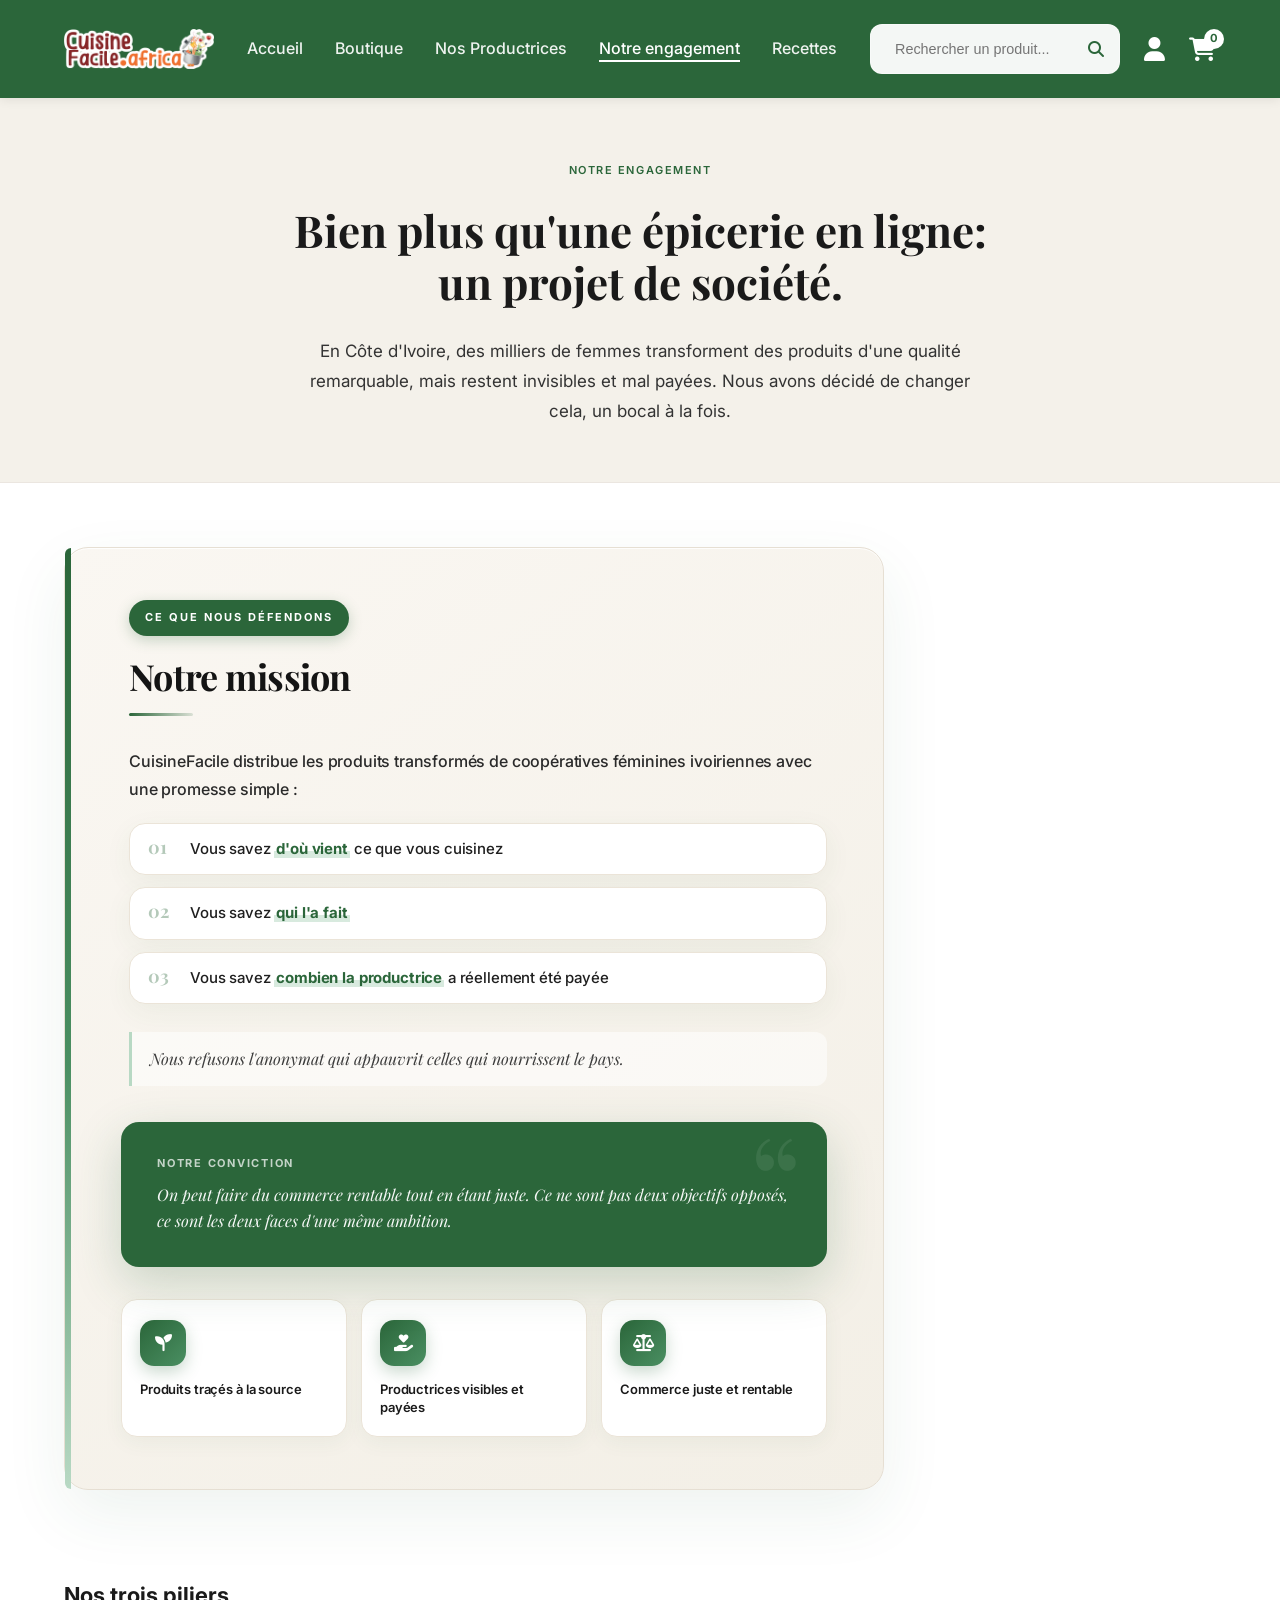
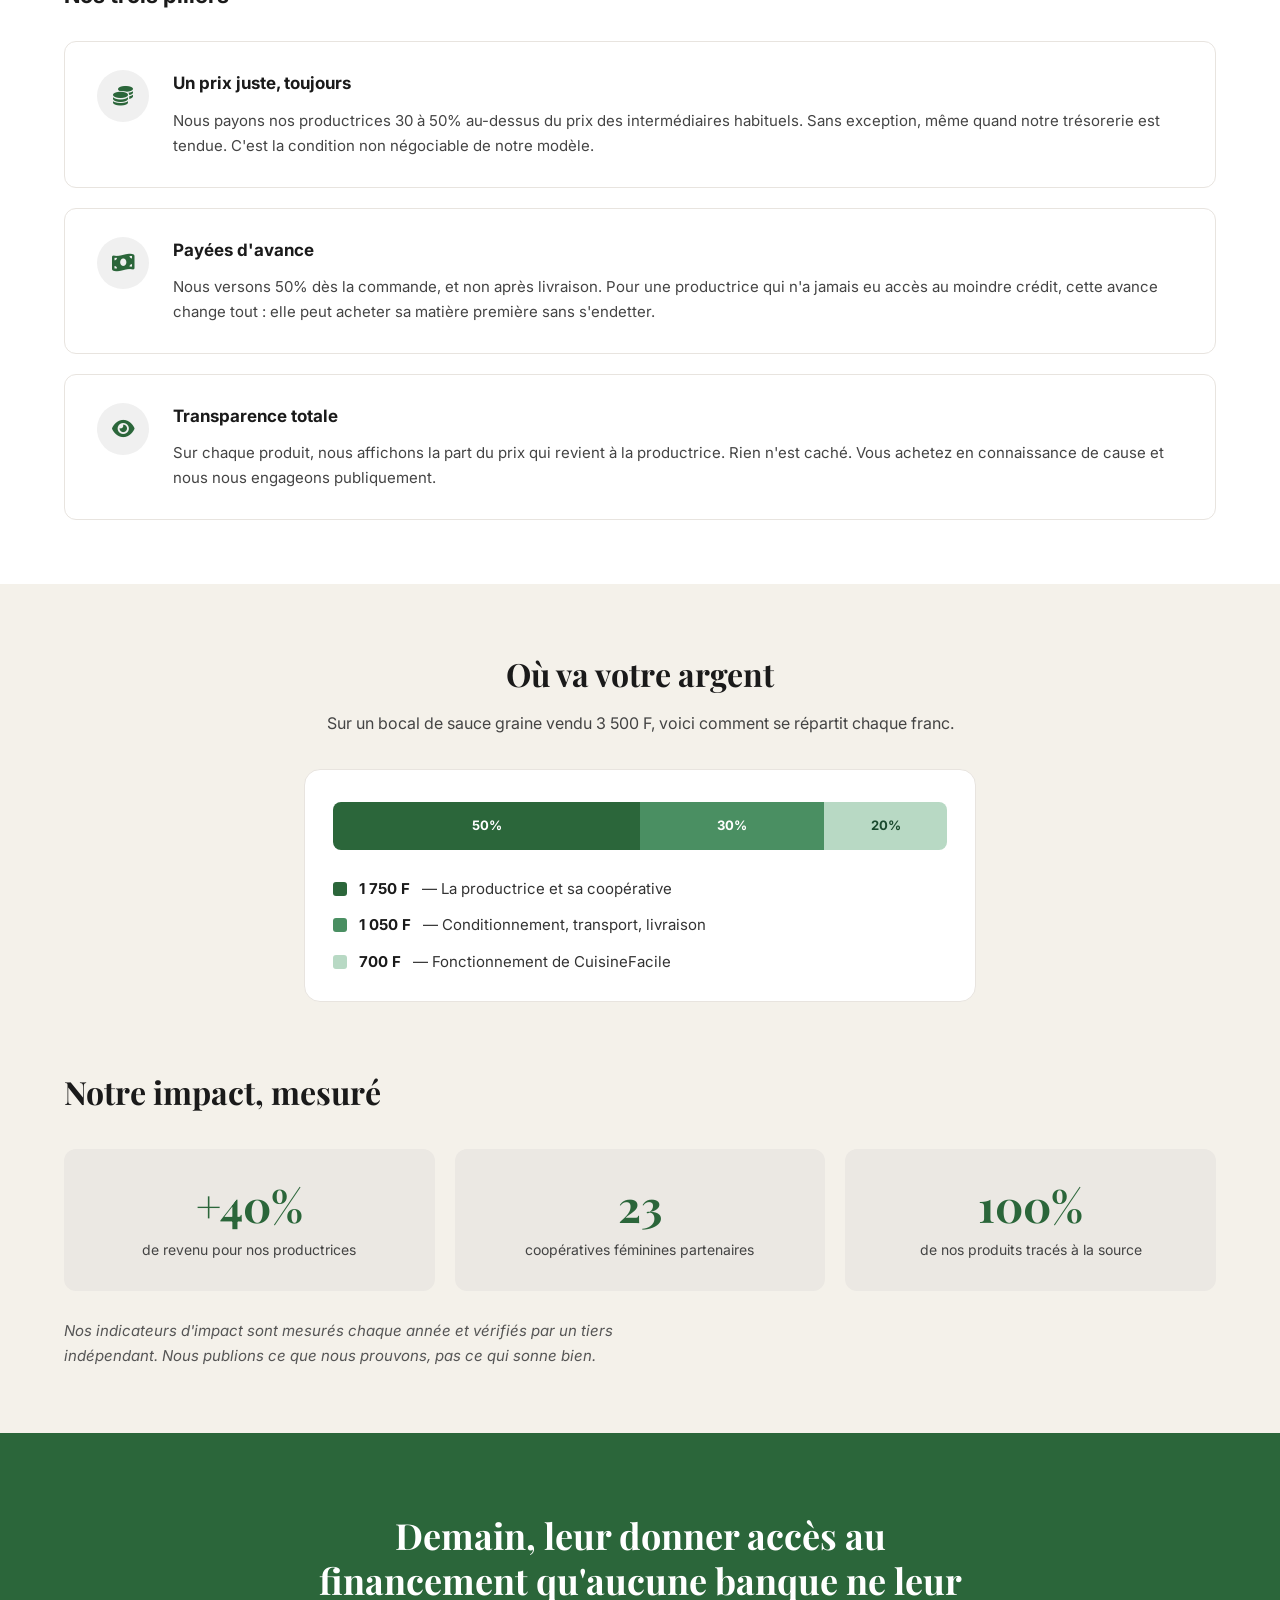
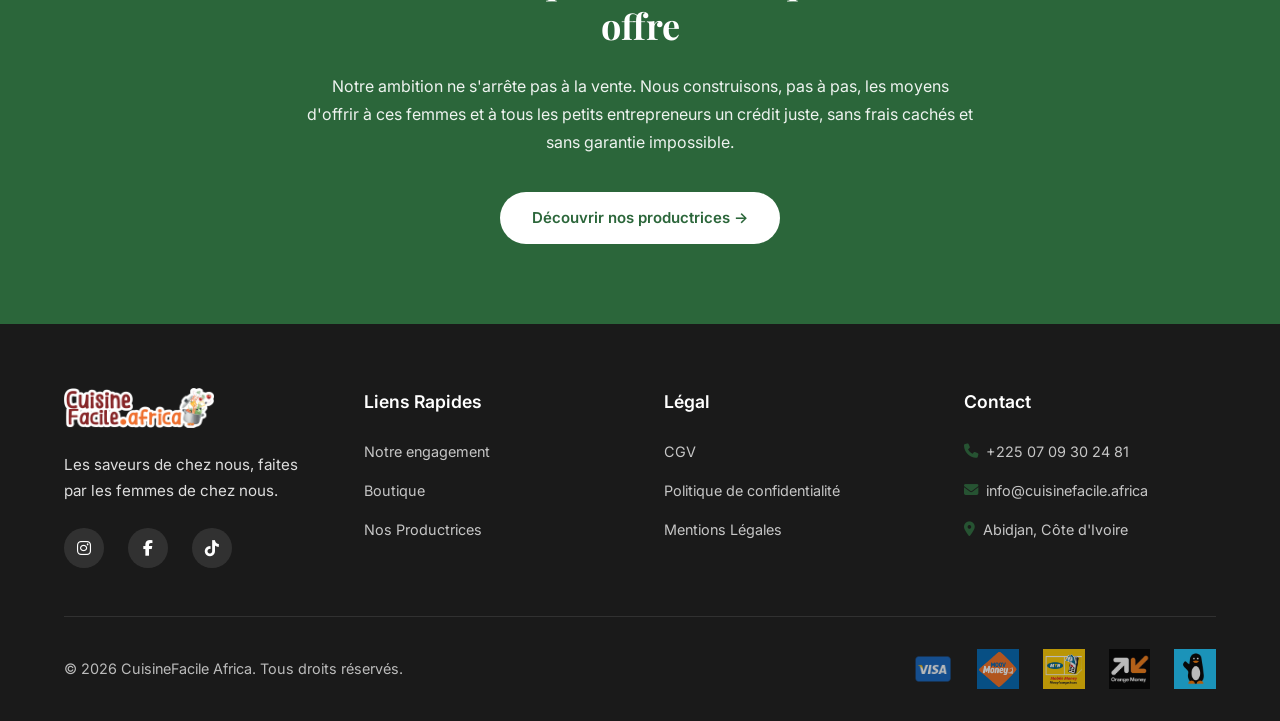
<file: engagement.html>
<!DOCTYPE html>
<html lang="fr">
<head>
    <meta charset="UTF-8">
    <meta name="viewport" content="width=device-width, initial-scale=1.0">
    <title>Notre engagement - CuisineFacile.africa</title>
    <meta name="description" content="Derrière chaque produit, une femme que vous pouvez nommer. Découvrez nos coopératives partenaires et nos engagements pour un commerce équitable en Côte d'Ivoire.">
    <link rel="stylesheet" href="style.css?v=20260608c">
    <link rel="stylesheet" href="product-flagship.css">
    <link rel="stylesheet" href="https://cdnjs.cloudflare.com/ajax/libs/font-awesome/6.4.0/css/all.min.css">
    <link rel="preconnect" href="https://fonts.googleapis.com">
    <link rel="preconnect" href="https://fonts.gstatic.com" crossorigin>
    <link href="https://fonts.googleapis.com/css2?family=Inter:wght@400;500;600;700&family=Playfair+Display:ital,wght@0,600;0,700;1,400&display=swap" rel="stylesheet">
</head>
<body class="page-engagement">
    <header class="header">
        <div class="container">
            <nav class="nav">
                <a href="index.html" class="logo">
                    <img src="img/LOGO C.png" alt="CuisineFacile Logo" class="header-logo">
                </a>

                <ul class="nav-links" id="navLinks">
                    <li><a href="index.html" class="nav-link">Accueil</a></li>
                    <li><a href="shop.html" class="nav-link">Boutique</a></li>
                    <li><a href="producers.html" class="nav-link">Nos Productrices</a></li>
                    <li><a href="engagement.html" class="nav-link active">Notre engagement</a></li>
                    <li><a href="recettes.html" class="nav-link">Recettes</a></li>
                </ul>

                <div class="nav-actions">
                    <div class="search-box">
                        <input type="text" class="search-input" placeholder="Rechercher un produit...">
                        <i class="fas fa-search search-icon"></i>
                    </div>
                    <button class="user-btn" type="button" aria-label="Mon compte">
                        <i class="fas fa-user"></i>
                    </button>
                    <a href="cart.html" class="cart-btn" aria-label="Voir le panier">
                        <i class="fas fa-shopping-cart"></i>
                        <span class="cart-count">0</span>
                    </a>
                    <button class="mobile-menu-btn" id="mobileMenuBtn" type="button" aria-label="Menu">
                        <i class="fas fa-bars"></i>
                    </button>
                </div>
            </nav>
        </div>
    </header>

    <main class="eng-page">
        <!-- Intro -->
        <section class="eng-intro">
            <div class="container eng-intro-inner">
                <p class="eng-label">Notre engagement</p>
                <h1 class="eng-intro-title">Bien plus qu'une épicerie en ligne: un projet de société.</h1>
                <p class="eng-intro-lead">En Côte d'Ivoire, des milliers de femmes transforment des produits d'une qualité remarquable, mais restent invisibles et mal payées. Nous avons décidé de changer cela, un bocal à la fois.</p>
            </div>
        </section>

        <section class="eng-mission">
            <div class="container">
                <article class="eng-mission-panel">
                    <header class="eng-mission-header">
                        <p class="eng-mission-label">Ce que nous défendons</p>
                        <h2 class="eng-mission-title">Notre mission</h2>
                    </header>

                    <div class="eng-mission-body">
                        <p class="eng-mission-intro">CuisineFacile distribue les produits transformés de coopératives féminines ivoiriennes avec une promesse simple&nbsp;:</p>

                        <ol class="eng-mission-promises">
                            <li class="eng-mission-promise">
                                <span class="eng-mission-promise-num" aria-hidden="true">01</span>
                                <span class="eng-mission-promise-text">Vous savez <em>d'où vient</em> ce que vous cuisinez</span>
                            </li>
                            <li class="eng-mission-promise">
                                <span class="eng-mission-promise-num" aria-hidden="true">02</span>
                                <span class="eng-mission-promise-text">Vous savez <em>qui l'a fait</em></span>
                            </li>
                            <li class="eng-mission-promise">
                                <span class="eng-mission-promise-num" aria-hidden="true">03</span>
                                <span class="eng-mission-promise-text">Vous savez <em>combien la productrice</em> a réellement été payée</span>
                            </li>
                        </ol>

                        <p class="eng-mission-outro">Nous refusons l'anonymat qui appauvrit celles qui nourrissent le pays.</p>
                    </div>

                    <blockquote class="eng-mission-conviction">
                        <p><span class="eng-mission-conviction-label">Notre conviction</span> On peut faire du commerce rentable tout en étant juste. Ce ne sont pas deux objectifs opposés, ce sont les deux faces d'une même ambition.</p>
                    </blockquote>

                    <ul class="eng-mission-points">
                        <li class="eng-mission-point">
                            <span class="eng-mission-point-icon" aria-hidden="true"><i class="fas fa-seedling"></i></span>
                            <span class="eng-mission-point-text">Produits traçés à la source</span>
                        </li>
                        <li class="eng-mission-point">
                            <span class="eng-mission-point-icon" aria-hidden="true"><i class="fas fa-hand-holding-heart"></i></span>
                            <span class="eng-mission-point-text">Productrices visibles et payées</span>
                        </li>
                        <li class="eng-mission-point">
                            <span class="eng-mission-point-icon" aria-hidden="true"><i class="fas fa-scale-balanced"></i></span>
                            <span class="eng-mission-point-text">Commerce juste et rentable</span>
                        </li>
                    </ul>
                </article>
            </div>
        </section>

        <!-- Nos trois piliers -->
        <section class="eng-pillars">
            <div class="container">
                <h2 class="eng-pillars-heading">Nos trois piliers</h2>
                <div class="eng-pillars-list">
                    <article class="eng-pillar-row">
                        <div class="eng-pillar-icon" aria-hidden="true"><i class="fas fa-coins"></i></div>
                        <div class="eng-pillar-content">
                            <h3>Un prix juste, toujours</h3>
                            <p>Nous payons nos productrices 30 à 50% au-dessus du prix des intermédiaires habituels. Sans exception, même quand notre trésorerie est tendue. C'est la condition non négociable de notre modèle.</p>
                        </div>
                    </article>
                    <article class="eng-pillar-row">
                        <div class="eng-pillar-icon" aria-hidden="true"><i class="fas fa-money-bill-wave"></i></div>
                        <div class="eng-pillar-content">
                            <h3>Payées d'avance</h3>
                            <p>Nous versons 50% dès la commande, et non après livraison. Pour une productrice qui n'a jamais eu accès au moindre crédit, cette avance change tout : elle peut acheter sa matière première sans s'endetter.</p>
                        </div>
                    </article>
                    <article class="eng-pillar-row">
                        <div class="eng-pillar-icon" aria-hidden="true"><i class="fas fa-eye"></i></div>
                        <div class="eng-pillar-content">
                            <h3>Transparence totale</h3>
                            <p>Sur chaque produit, nous affichons la part du prix qui revient à la productrice. Rien n'est caché. Vous achetez en connaissance de cause et nous nous engageons publiquement.</p>
                        </div>
                    </article>
                </div>
            </div>
        </section>

        <!-- Où va votre argent -->
        <section class="eng-money">
            <div class="container eng-money-inner">
                <h2 class="eng-money-title">Où va votre argent</h2>
                <p class="eng-money-lead">Sur un bocal de sauce graine vendu 3 500 F, voici comment se répartit chaque franc.</p>
                <div class="eng-money-card">
                    <div class="eng-money-bar" role="img" aria-label="Répartition : 50% productrice, 30% logistique, 20% CuisineFacile">
                        <span class="eng-money-seg eng-money-seg--producer" style="width: 50%">50%</span>
                        <span class="eng-money-seg eng-money-seg--logistics" style="width: 30%">30%</span>
                        <span class="eng-money-seg eng-money-seg--brand" style="width: 20%">20%</span>
                    </div>
                    <ul class="eng-money-legend">
                        <li><span class="eng-legend-swatch eng-legend-swatch--producer"></span><strong>1 750 F</strong> — La productrice et sa coopérative</li>
                        <li><span class="eng-legend-swatch eng-legend-swatch--logistics"></span><strong>1 050 F</strong> — Conditionnement, transport, livraison</li>
                        <li><span class="eng-legend-swatch eng-legend-swatch--brand"></span><strong>700 F</strong> — Fonctionnement de CuisineFacile</li>
                    </ul>
                </div>
            </div>
        </section>

        <!-- Notre impact -->
        <section class="eng-impact">
            <div class="container">
                <h2 class="eng-impact-title">Notre impact, mesuré</h2>
                <div class="eng-impact-grid">
                    <div class="eng-impact-card">
                        <span class="eng-impact-value">+40%</span>
                        <span class="eng-impact-label">de revenu pour nos productrices</span>
                    </div>
                    <div class="eng-impact-card">
                        <span class="eng-impact-value">23</span>
                        <span class="eng-impact-label">coopératives féminines partenaires</span>
                    </div>
                    <div class="eng-impact-card">
                        <span class="eng-impact-value">100%</span>
                        <span class="eng-impact-label">de nos produits tracés à la source</span>
                    </div>
                </div>
                <p class="eng-impact-note"><em>Nos indicateurs d'impact sont mesurés chaque année et vérifiés par un tiers indépendant. Nous publions ce que nous prouvons, pas ce qui sonne bien.</em></p>
            </div>
        </section>

        <!-- CTA -->
        <section class="eng-cta">
            <div class="container eng-cta-inner">
                <h2 class="eng-cta-title">Demain, leur donner accès au financement qu'aucune banque ne leur offre</h2>
                <p class="eng-cta-text">Notre ambition ne s'arrête pas à la vente. Nous construisons, pas à pas, les moyens d'offrir à ces femmes  et à tous les petits entrepreneurs un crédit juste, sans frais cachés et sans garantie impossible.</p>
                <a href="producers.html" class="eng-cta-btn">Découvrir nos productrices →</a>
            </div>
        </section>
    </main>

    <footer class="footer">
        <div class="container">
            <div class="footer-grid">
                <div class="footer-brand">
                    <div class="logo">
                        <img src="img/LOGO C.png" alt="CuisineFacile Logo" class="footer-logo">
                    </div>
                    <p class="footer-description">Les saveurs de chez nous, faites par les femmes de chez nous.</p>
                    <div class="footer-social">
                        <a href="https://www.instagram.com/cuisine_facile_africa/" class="social-link"><i class="fab fa-instagram"></i></a>
                        <a href="https://www.facebook.com/CuisineFacileAfrica1/" class="social-link"><i class="fab fa-facebook-f"></i></a>
                        <a href="https://www.tiktok.com/@cuisine.facile.af?_t=8f1cqdY7nc5&_r=1" class="social-link"><i class="fab fa-tiktok"></i></a>
                    </div>
                </div>

                <div>
                    <h4 class="footer-title">Liens Rapides</h4>
                    <ul class="footer-links">
                        <li><a href="engagement.html" class="footer-link">Notre engagement</a></li>
                        <li><a href="shop.html" class="footer-link">Boutique</a></li>
                        <li><a href="producers.html" class="footer-link">Nos Productrices</a></li>
                    </ul>
                </div>

                <div>
                    <h4 class="footer-title">Légal</h4>
                    <ul class="footer-links">
                        <li><a href="cgv.html" class="footer-link">CGV</a></li>
                        <li><a href="politique-confidentialite.html" class="footer-link">Politique de confidentialité</a></li>
                        <li><a href="mentions-legales.html" class="footer-link">Mentions Légales</a></li>
                    </ul>
                </div>

                <div>
                    <h4 class="footer-title">Contact</h4>
                    <ul class="footer-links">
                        <li><a href="tel:+2250709302481" class="footer-link"><i class="fas fa-phone"></i> +225 07 09 30 24 81</a></li>
                        <li><a href="mailto:info@cuisinefacile.africa" class="footer-link"><i class="fas fa-envelope"></i> info@cuisinefacile.africa</a></li>
                        <li><a href="#" class="footer-link"><i class="fas fa-map-marker-alt"></i> Abidjan, Côte d'Ivoire</a></li>
                    </ul>
                </div>
            </div>

            <div class="footer-bottom">
                <div class="footer-bottom-content">
                    <p>&copy; 2026 CuisineFacile Africa. Tous droits réservés.</p>
                    <div class="payment-methods">
                        <img src="img/visa.png" alt="Visa" class="payment-img">
                        <img src="img/moov-money.png" alt="Moov Money" class="payment-img">
                        <img src="img/mtn-money.png" alt="MTN Mobile Money" class="payment-img">
                        <img src="img/orange-money.jpg" alt="Orange Money" class="payment-img">
                        <img src="img/wave.webp" alt="Wave" class="payment-img">
                    </div>
                </div>
            </div>
        </div>
    </footer>

    <div class="modal" id="loginModal">
        <div class="modal-overlay" id="modalOverlay"></div>
        <div class="modal-content">
            <button class="modal-close" id="modalClose" type="button"><i class="fas fa-times"></i></button>
            <div class="modal-header">
                <h2>Connexion</h2>
                <p>Bienvenue sur CuisineFacile</p>
            </div>
            <form class="login-form">
                <div class="form-group">
                    <label for="email">Email</label>
                    <input type="email" id="email" name="email" placeholder="votre@email.com" required>
                </div>
                <div class="form-group">
                    <label for="password">Mot de passe</label>
                    <input type="password" id="password" name="password" placeholder="••••••••" required>
                </div>
                <div class="form-options">
                    <label class="checkbox-label">
                        <input type="checkbox" name="remember">
                        <span>Se souvenir de moi</span>
                    </label>
                    <a href="#" class="forgot-password">Mot de passe oublié ?</a>
                </div>
                <button type="submit" class="btn btn-primary btn-full">Se connecter</button>
                <p class="modal-footer-text">
                    Pas encore de compte ? <a href="register.html" class="register-link">S'inscrire</a>
                </p>
            </form>
        </div>
    </div>

    <script src="script.js"></script>
</body>
</html>
</file>
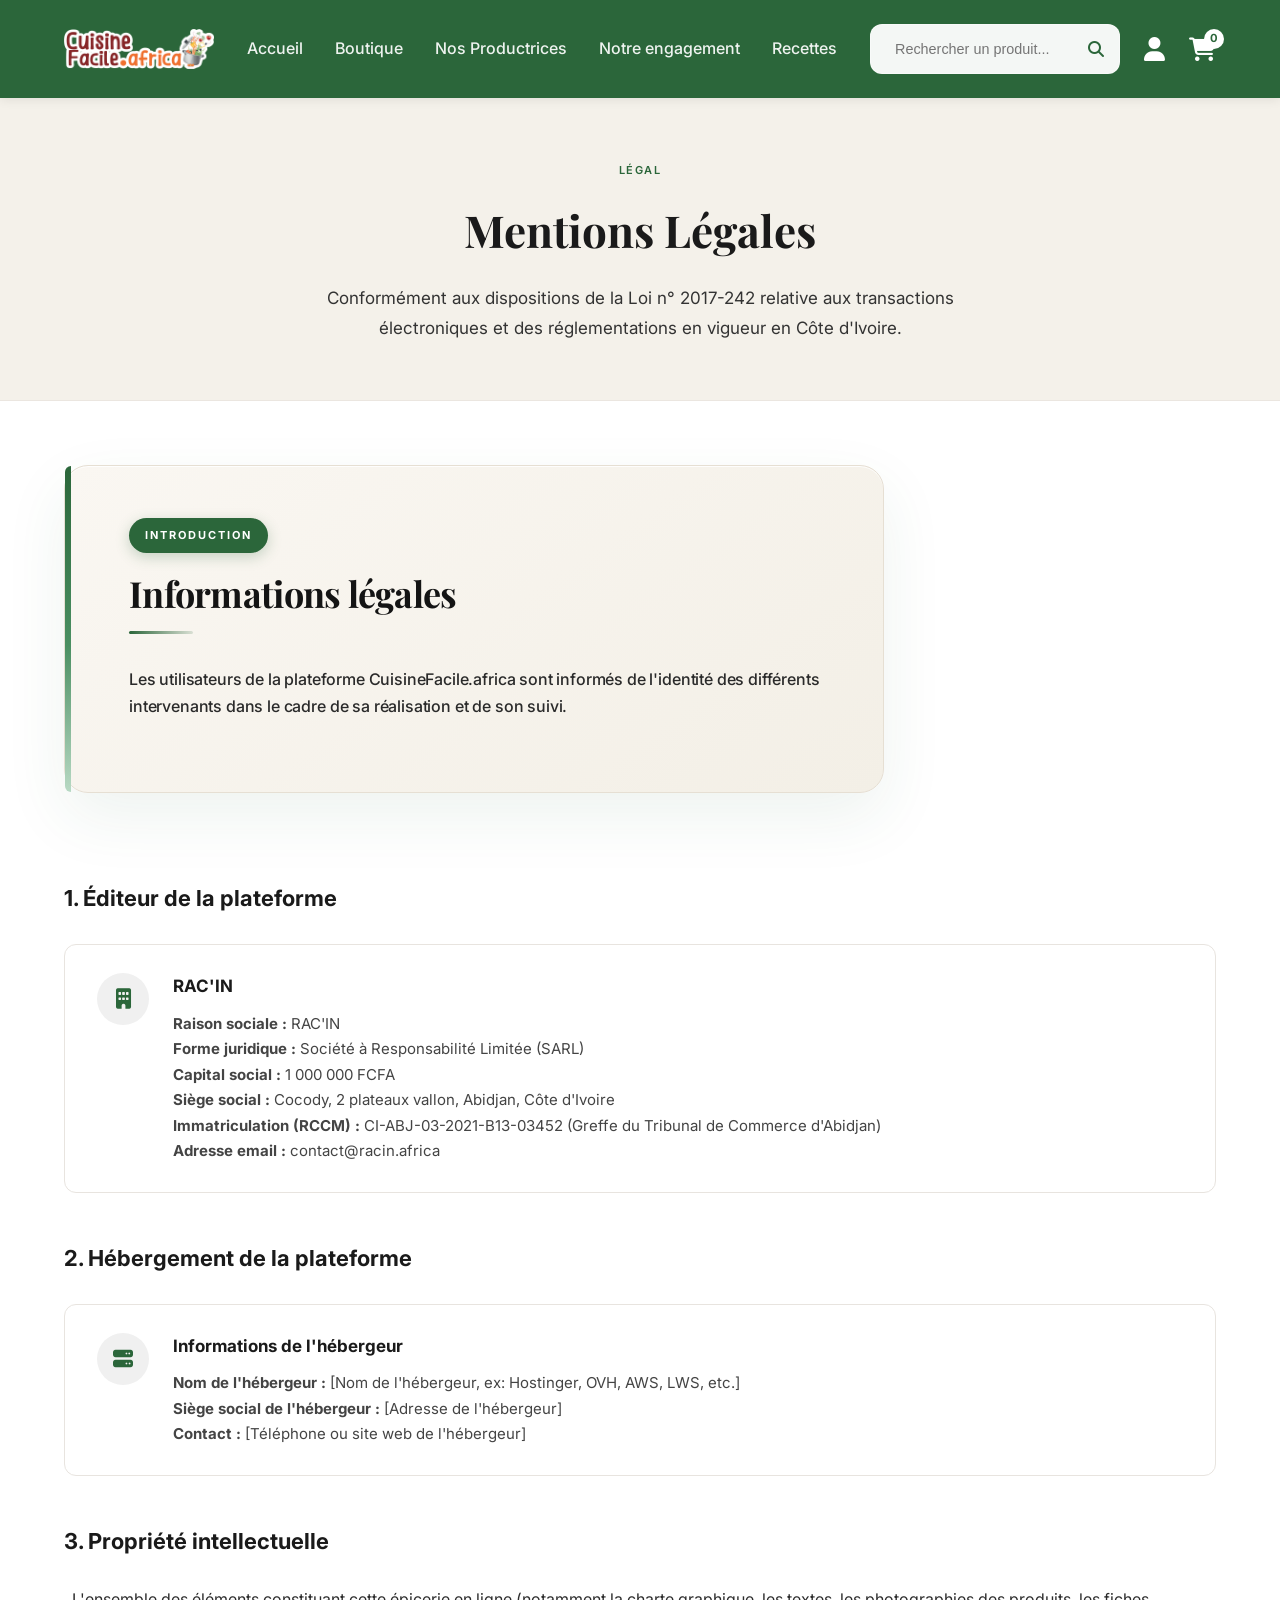
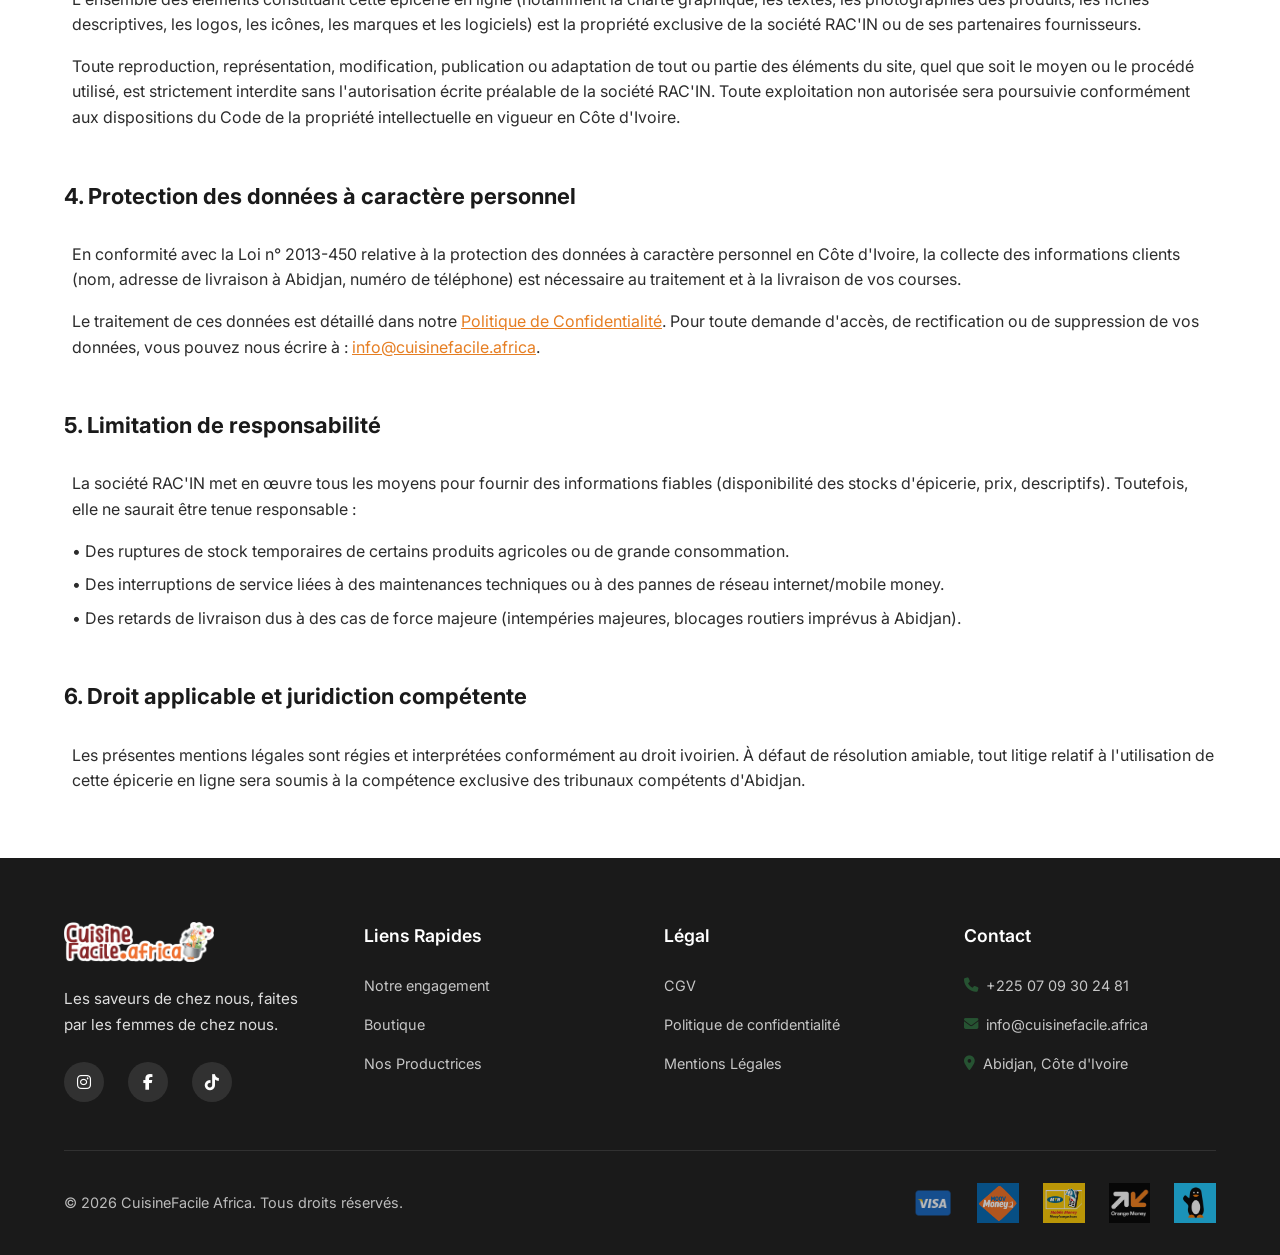
<file: mentions-legales.html>
<!DOCTYPE html>
<html lang="fr">
<head>
    <meta charset="UTF-8">
    <meta name="viewport" content="width=device-width, initial-scale=1.0">
    <title>Mentions Légales - CuisineFacile.africa</title>
    <meta name="description" content="Mentions légales de CuisineFacile.africa. Informations sur l'éditeur, l'hébergement et les conditions d'utilisation.">
    <link rel="stylesheet" href="style.css?v=20260608c">
    <link rel="stylesheet" href="product-flagship.css">
    <link rel="stylesheet" href="https://cdnjs.cloudflare.com/ajax/libs/font-awesome/6.4.0/css/all.min.css">
    <link rel="preconnect" href="https://fonts.googleapis.com">
    <link rel="preconnect" href="https://fonts.gstatic.com" crossorigin>
    <link href="https://fonts.googleapis.com/css2?family=Inter:wght@400;500;600;700&family=Playfair+Display:ital,wght@0,600;0,700;1,400&display=swap" rel="stylesheet">
</head>
<body class="page-engagement">
    <header class="header">
        <div class="container">
            <nav class="nav">
                <a href="index.html" class="logo">
                    <img src="img/LOGO C.png" alt="CuisineFacile Logo" class="header-logo">
                </a>

                <ul class="nav-links" id="navLinks">
                    <li><a href="index.html" class="nav-link">Accueil</a></li>
                    <li><a href="shop.html" class="nav-link">Boutique</a></li>
                    <li><a href="producers.html" class="nav-link">Nos Productrices</a></li>
                    <li><a href="engagement.html" class="nav-link">Notre engagement</a></li>
                    <li><a href="recettes.html" class="nav-link">Recettes</a></li>
                </ul>

                <div class="nav-actions">
                    <div class="search-box">
                        <input type="text" class="search-input" placeholder="Rechercher un produit...">
                        <i class="fas fa-search search-icon"></i>
                    </div>
                    <button class="user-btn" type="button" aria-label="Mon compte">
                        <i class="fas fa-user"></i>
                    </button>
                    <a href="cart.html" class="cart-btn" aria-label="Voir le panier">
                        <i class="fas fa-shopping-cart"></i>
                        <span class="cart-count">0</span>
                    </a>
                    <button class="mobile-menu-btn" id="mobileMenuBtn" type="button" aria-label="Menu">
                        <i class="fas fa-bars"></i>
                    </button>
                </div>
            </nav>
        </div>
    </header>

    <main class="eng-page">
        <!-- Intro -->
        <section class="eng-intro">
            <div class="container eng-intro-inner">
                <p class="eng-label">Légal</p>
                <h1 class="eng-intro-title">Mentions Légales</h1>
                <p class="eng-intro-lead">Conformément aux dispositions de la Loi n° 2017-242 relative aux transactions électroniques et des réglementations en vigueur en Côte d'Ivoire.</p>
            </div>
        </section>

        <section class="eng-mission">
            <div class="container">
                <article class="eng-mission-panel">
                    <header class="eng-mission-header">
                        <p class="eng-mission-label">Introduction</p>
                        <h2 class="eng-mission-title">Informations légales</h2>
                    </header>

                    <div class="eng-mission-body">
                        <p class="eng-mission-intro">Les utilisateurs de la plateforme CuisineFacile.africa sont informés de l'identité des différents intervenants dans le cadre de sa réalisation et de son suivi.</p>
                    </div>
                </article>
            </div>
        </section>

        <!-- Sections des mentions légales -->
        <section class="eng-pillars">
            <div class="container">
                <h2 class="eng-pillars-heading">1. Éditeur de la plateforme</h2>
                <div class="eng-pillars-list">
                    <article class="eng-pillar-row">
                        <div class="eng-pillar-icon" aria-hidden="true"><i class="fas fa-building"></i></div>
                        <div class="eng-pillar-content">
                            <h3>RAC'IN</h3>
                            <p><strong>Raison sociale :</strong> RAC'IN</p>
                            <p><strong>Forme juridique :</strong> Société à Responsabilité Limitée (SARL)</p>
                            <p><strong>Capital social :</strong> 1 000 000 FCFA</p>
                            <p><strong>Siège social :</strong> Cocody, 2 plateaux vallon, Abidjan, Côte d'Ivoire</p>
                            <p><strong>Immatriculation (RCCM) :</strong> CI-ABJ-03-2021-B13-03452 (Greffe du Tribunal de Commerce d'Abidjan)</p>
                            <p><strong>Adresse email :</strong> contact@racin.africa</p>
                        </div>
                    </article>
                </div>

                <h2 class="eng-pillars-heading" style="margin-top: 3rem;">2. Hébergement de la plateforme</h2>
                <div class="eng-pillars-list">
                    <article class="eng-pillar-row">
                        <div class="eng-pillar-icon" aria-hidden="true"><i class="fas fa-server"></i></div>
                        <div class="eng-pillar-content">
                            <h3>Informations de l'hébergeur</h3>
                            <p><strong>Nom de l'hébergeur :</strong> [Nom de l'hébergeur, ex: Hostinger, OVH, AWS, LWS, etc.]</p>
                            <p><strong>Siège social de l'hébergeur :</strong> [Adresse de l'hébergeur]</p>
                            <p><strong>Contact :</strong> [Téléphone ou site web de l'hébergeur]</p>
                        </div>
                    </article>
                </div>

                <h2 class="eng-pillars-heading" style="margin-top: 3rem;">3. Propriété intellectuelle</h2>
                <div class="eng-mission-body">
                    <p style="margin-bottom: 1rem;">L'ensemble des éléments constituant cette épicerie en ligne (notamment la charte graphique, les textes, les photographies des produits, les fiches descriptives, les logos, les icônes, les marques et les logiciels) est la propriété exclusive de la société RAC'IN ou de ses partenaires fournisseurs.</p>
                    <p>Toute reproduction, représentation, modification, publication ou adaptation de tout ou partie des éléments du site, quel que soit le moyen ou le procédé utilisé, est strictement interdite sans l'autorisation écrite préalable de la société RAC'IN. Toute exploitation non autorisée sera poursuivie conformément aux dispositions du Code de la propriété intellectuelle en vigueur en Côte d'Ivoire.</p>
                </div>

                <h2 class="eng-pillars-heading" style="margin-top: 3rem;">4. Protection des données à caractère personnel</h2>
                <div class="eng-mission-body">
                    <p style="margin-bottom: 1rem;">En conformité avec la Loi n° 2013-450 relative à la protection des données à caractère personnel en Côte d'Ivoire, la collecte des informations clients (nom, adresse de livraison à Abidjan, numéro de téléphone) est nécessaire au traitement et à la livraison de vos courses.</p>
                    <p>Le traitement de ces données est détaillé dans notre <a href="politique-confidentialite.html" style="color: #e67e22; text-decoration: underline;">Politique de Confidentialité</a>. Pour toute demande d'accès, de rectification ou de suppression de vos données, vous pouvez nous écrire à : <a href="mailto:info@cuisinefacile.africa" style="color: #e67e22; text-decoration: underline;">info@cuisinefacile.africa</a>.</p>
                </div>

                <h2 class="eng-pillars-heading" style="margin-top: 3rem;">5. Limitation de responsabilité</h2>
                <div class="eng-mission-body">
                    <p style="margin-bottom: 1rem;">La société RAC'IN met en œuvre tous les moyens pour fournir des informations fiables (disponibilité des stocks d'épicerie, prix, descriptifs). Toutefois, elle ne saurait être tenue responsable :</p>
                    <ul style="list-style: none; padding-left: 0;">
                        <li style="margin-bottom: 0.5rem;">• Des ruptures de stock temporaires de certains produits agricoles ou de grande consommation.</li>
                        <li style="margin-bottom: 0.5rem;">• Des interruptions de service liées à des maintenances techniques ou à des pannes de réseau internet/mobile money.</li>
                        <li style="margin-bottom: 0.5rem;">• Des retards de livraison dus à des cas de force majeure (intempéries majeures, blocages routiers imprévus à Abidjan).</li>
                    </ul>
                </div>

                <h2 class="eng-pillars-heading" style="margin-top: 3rem;">6. Droit applicable et juridiction compétente</h2>
                <div class="eng-mission-body">
                    <p>Les présentes mentions légales sont régies et interprétées conformément au droit ivoirien. À défaut de résolution amiable, tout litige relatif à l'utilisation de cette épicerie en ligne sera soumis à la compétence exclusive des tribunaux compétents d'Abidjan.</p>
                </div>
            </div>
        </section>
    </main>

    <footer class="footer">
        <div class="container">
            <div class="footer-grid">
                <div class="footer-brand">
                    <div class="logo">
                        <img src="img/LOGO C.png" alt="CuisineFacile Logo" class="footer-logo">
                    </div>
                    <p class="footer-description">Les saveurs de chez nous, faites par les femmes de chez nous.</p>
                    <div class="footer-social">
                        <a href="https://www.instagram.com/cuisine_facile_africa/" class="social-link"><i class="fab fa-instagram"></i></a>
                        <a href="https://www.facebook.com/CuisineFacileAfrica1/" class="social-link"><i class="fab fa-facebook-f"></i></a>
                        <a href="https://www.tiktok.com/@cuisine.facile.af?_t=8f1cqdY7nc5&_r=1" class="social-link"><i class="fab fa-tiktok"></i></a>
                    </div>
                </div>

                <div>
                    <h4 class="footer-title">Liens Rapides</h4>
                    <ul class="footer-links">
                        <li><a href="engagement.html" class="footer-link">Notre engagement</a></li>
                        <li><a href="shop.html" class="footer-link">Boutique</a></li>
                        <li><a href="producers.html" class="footer-link">Nos Productrices</a></li>
                    </ul>
                </div>

                <div>
                    <h4 class="footer-title">Légal</h4>
                    <ul class="footer-links">
                        <li><a href="#" class="footer-link">CGV</a></li>
                        <li><a href="politique-confidentialite.html" class="footer-link">Politique de confidentialité</a></li>
                        <li><a href="mentions-legales.html" class="footer-link">Mentions Légales</a></li>
                    </ul>
                </div>

                <div>
                    <h4 class="footer-title">Contact</h4>
                    <ul class="footer-links">
                        <li><a href="tel:+2250709302481" class="footer-link"><i class="fas fa-phone"></i> +225 07 09 30 24 81</a></li>
                        <li><a href="mailto:info@cuisinefacile.africa" class="footer-link"><i class="fas fa-envelope"></i> info@cuisinefacile.africa</a></li>
                        <li><a href="#" class="footer-link"><i class="fas fa-map-marker-alt"></i> Abidjan, Côte d'Ivoire</a></li>
                    </ul>
                </div>
            </div>

            <div class="footer-bottom">
                <div class="footer-bottom-content">
                    <p>&copy; 2026 CuisineFacile Africa. Tous droits réservés.</p>
                    <div class="payment-methods">
                        <img src="img/visa.png" alt="Visa" class="payment-img">
                        <img src="img/moov-money.png" alt="Moov Money" class="payment-img">
                        <img src="img/mtn-money.png" alt="MTN Mobile Money" class="payment-img">
                        <img src="img/orange-money.jpg" alt="Orange Money" class="payment-img">
                        <img src="img/wave.webp" alt="Wave" class="payment-img">
                    </div>
                </div>
            </div>
        </div>
    </footer>

    <div class="modal" id="loginModal">
        <div class="modal-overlay" id="modalOverlay"></div>
        <div class="modal-content">
            <button class="modal-close" id="modalClose" type="button"><i class="fas fa-times"></i></button>
            <div class="modal-header">
                <h2>Connexion</h2>
                <p>Bienvenue sur CuisineFacile</p>
            </div>
            <form class="login-form">
                <div class="form-group">
                    <label for="email">Email</label>
                    <input type="email" id="email" name="email" placeholder="votre@email.com" required>
                </div>
                <div class="form-group">
                    <label for="password">Mot de passe</label>
                    <input type="password" id="password" name="password" placeholder="••••••••" required>
                </div>
                <div class="form-options">
                    <label class="checkbox-label">
                        <input type="checkbox" name="remember">
                        <span>Se souvenir de moi</span>
                    </label>
                    <a href="#" class="forgot-password">Mot de passe oublié ?</a>
                </div>
                <button type="submit" class="btn btn-primary btn-full">Se connecter</button>
                <p class="modal-footer-text">
                    Pas encore de compte ? <a href="register.html" class="register-link">S'inscrire</a>
                </p>
            </form>
        </div>
    </div>

    <script src="script.js"></script>
</body>
</html>
</file>
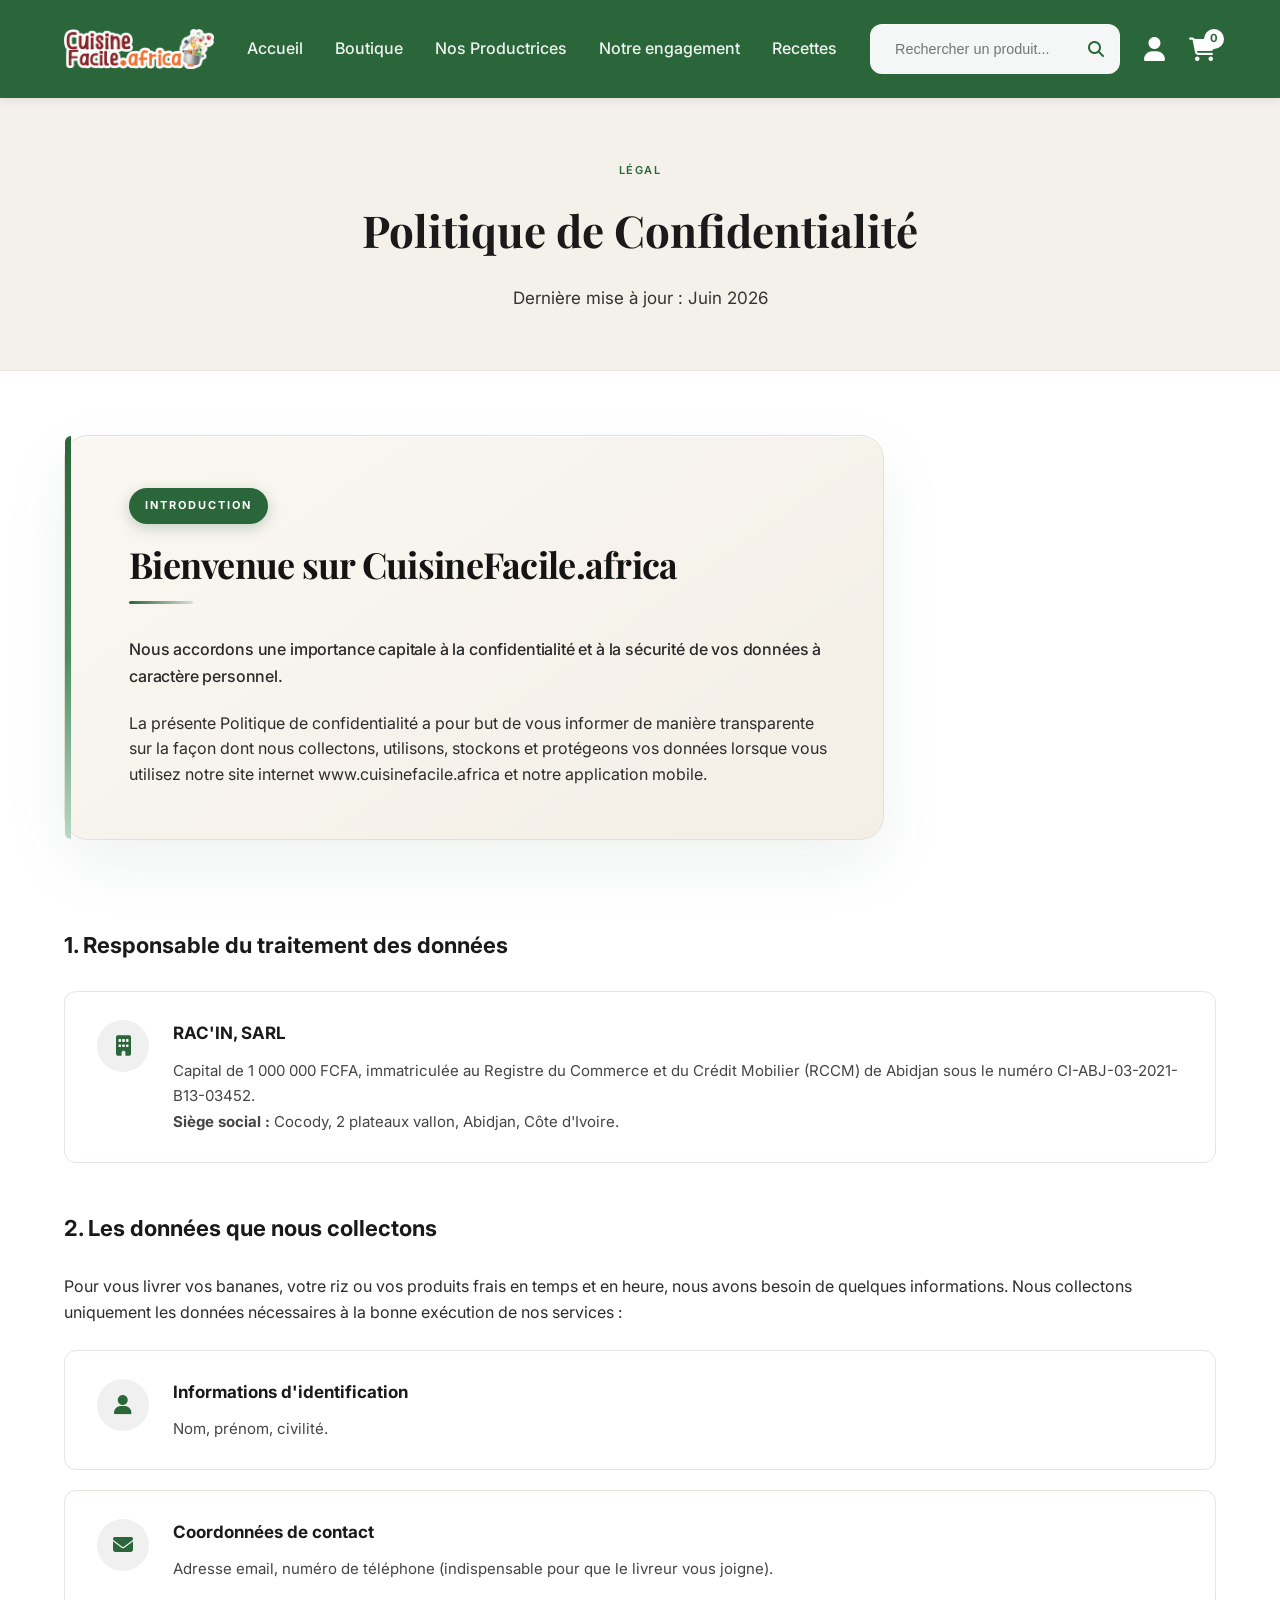
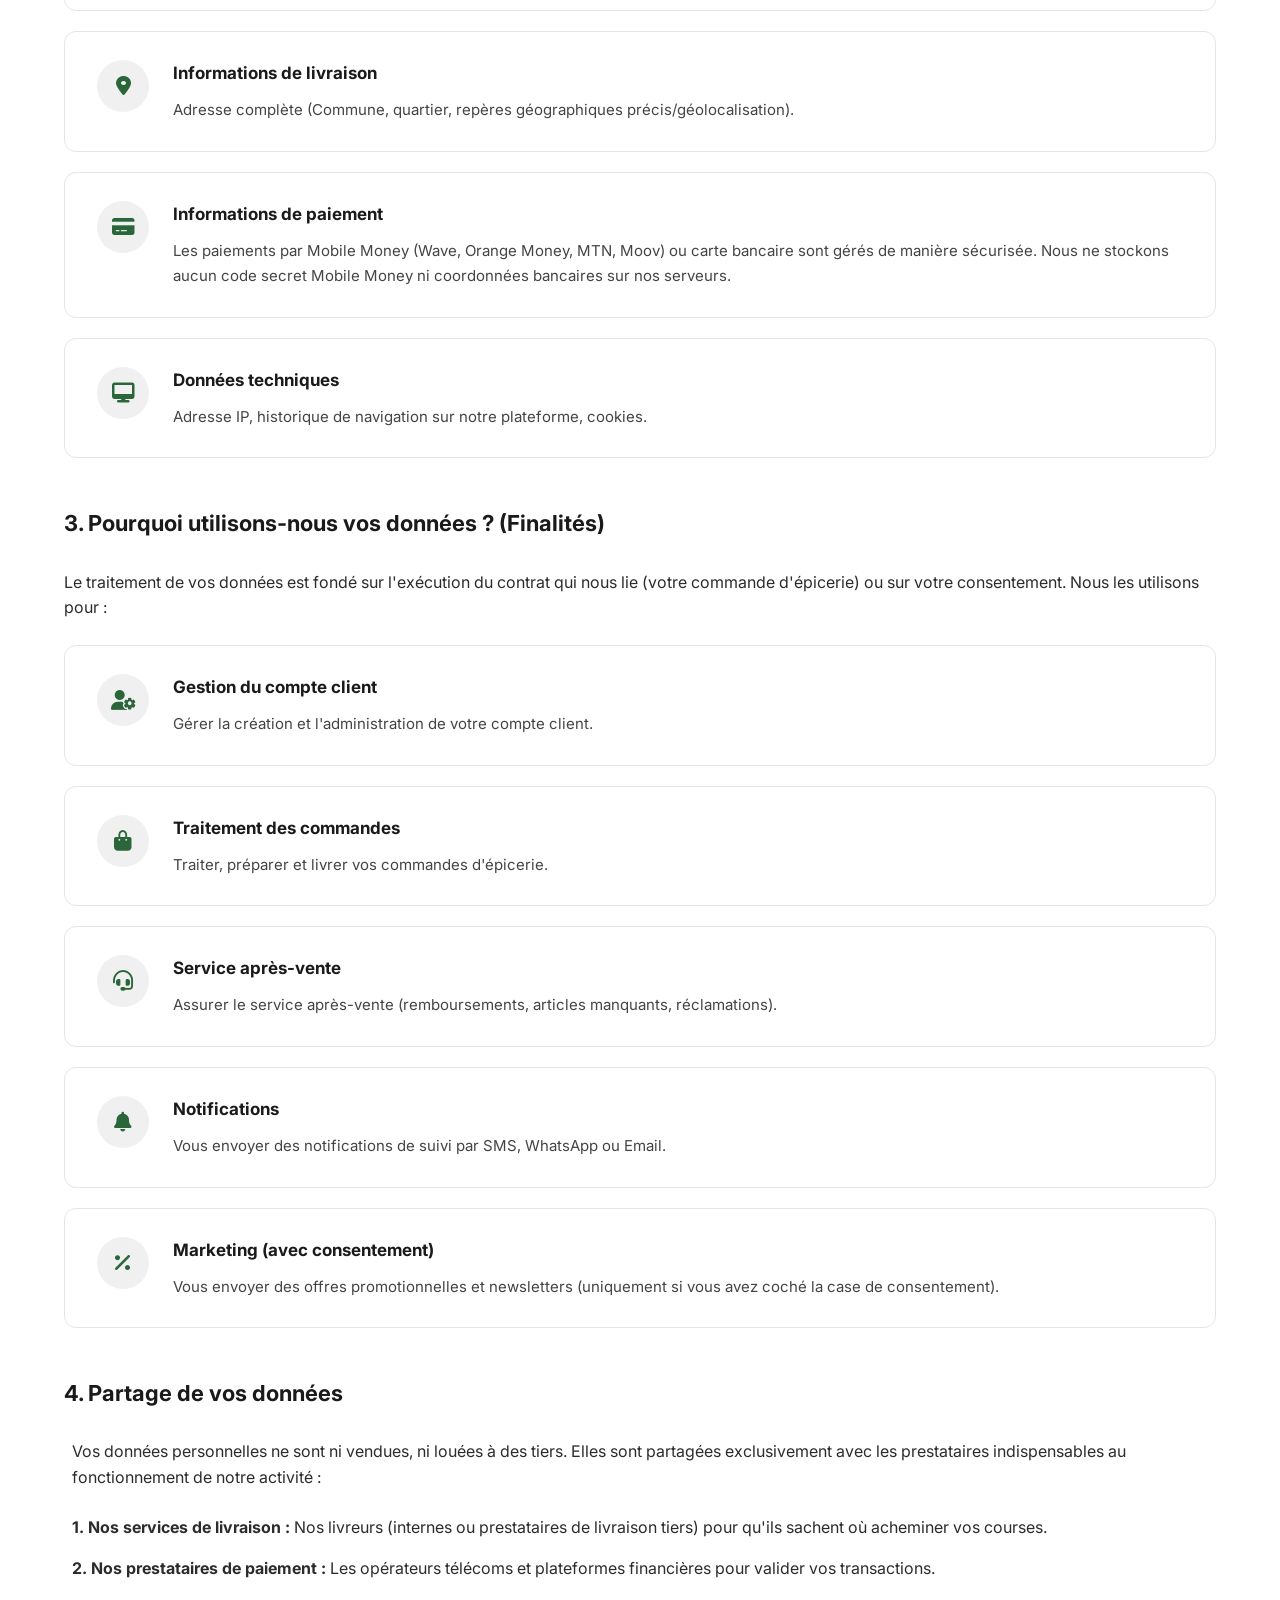
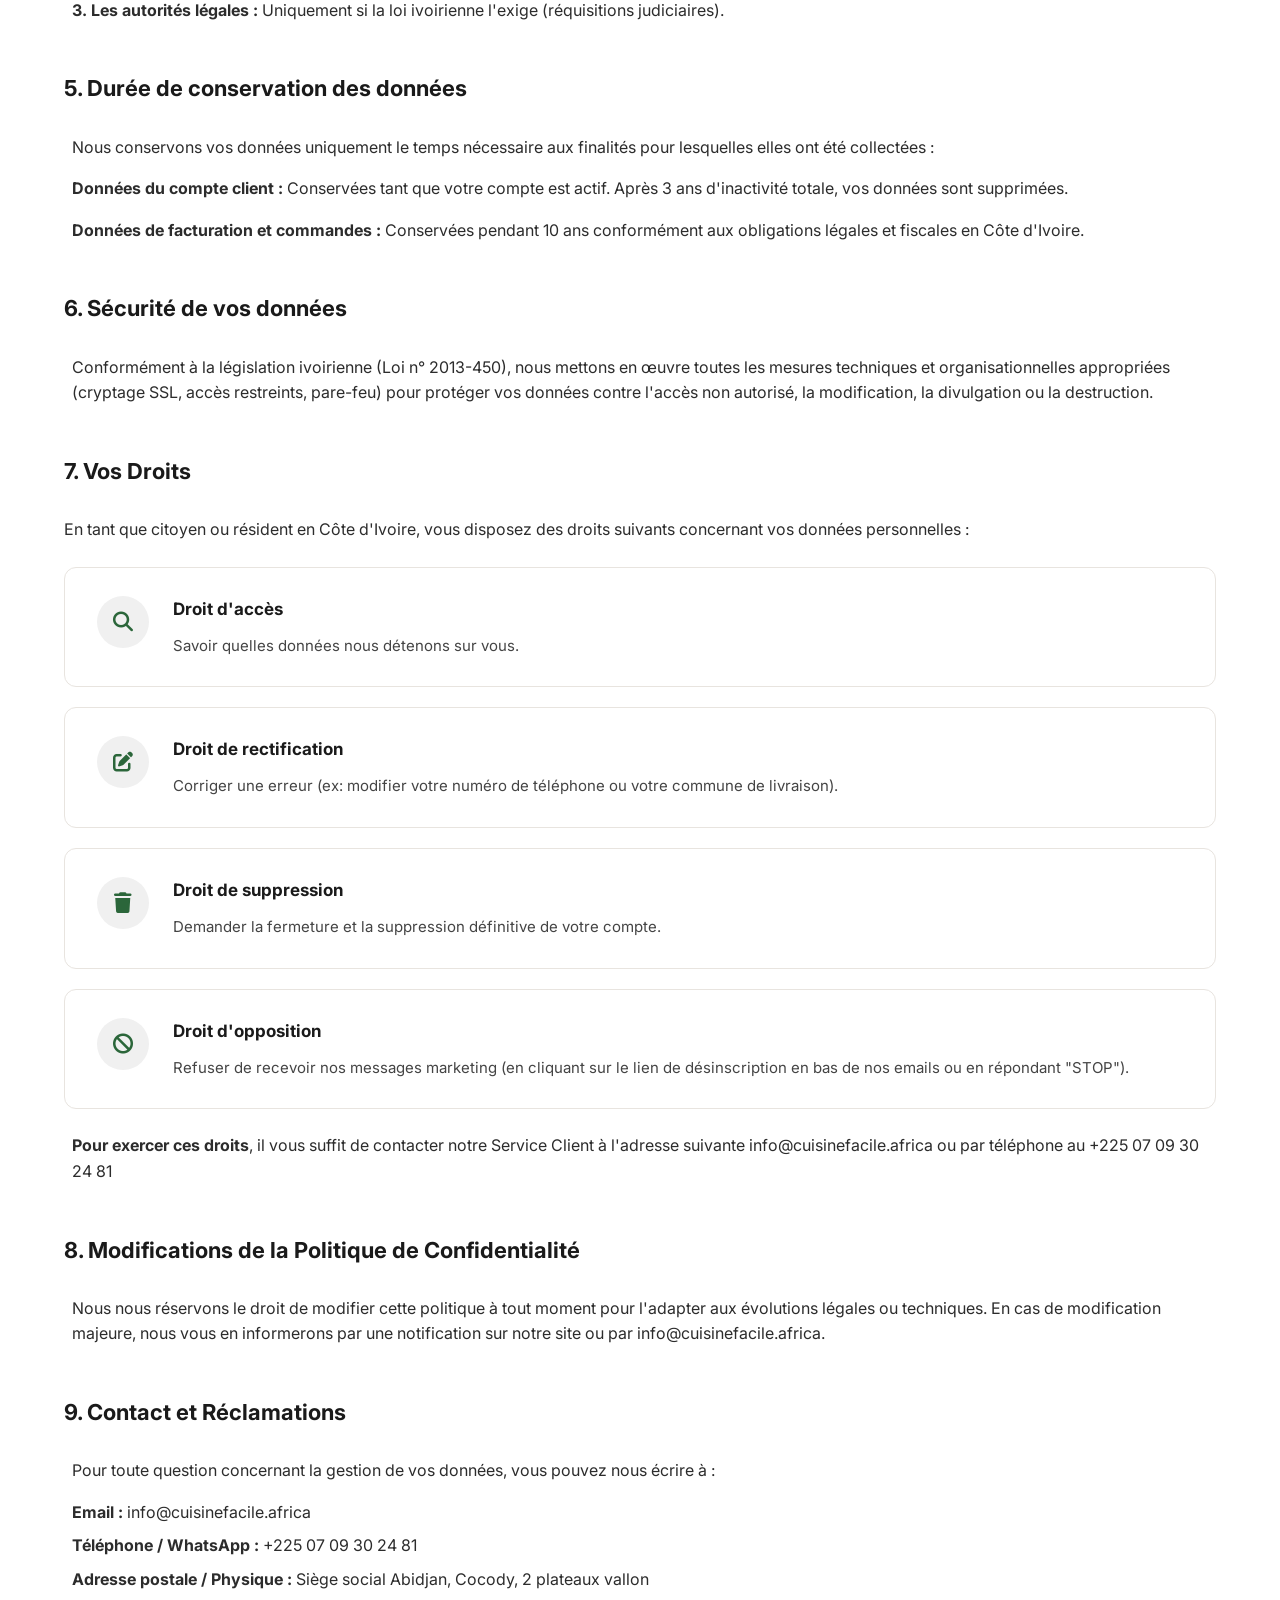
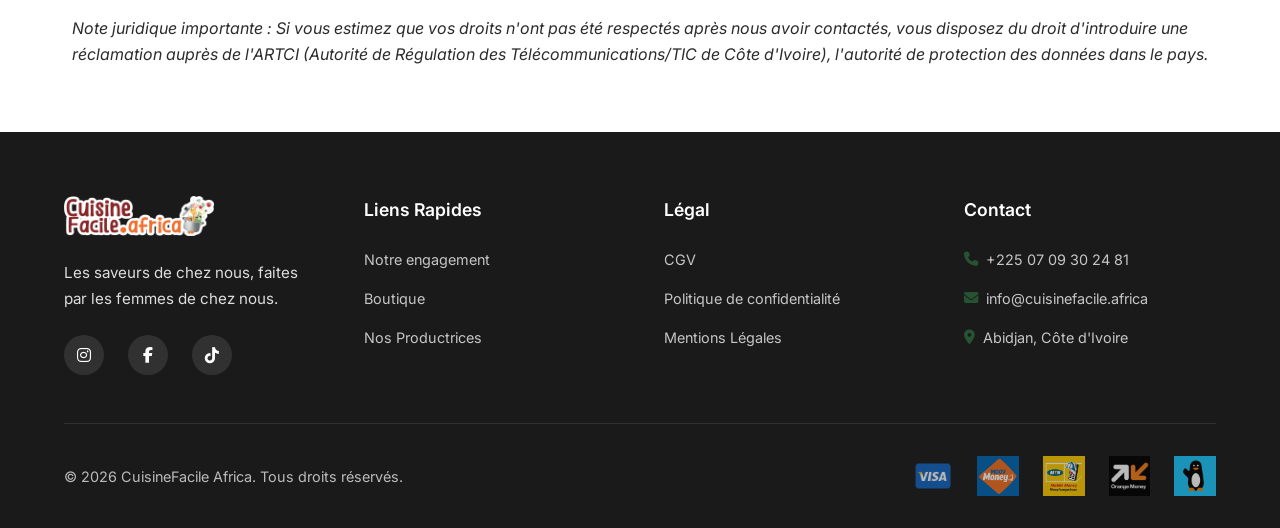
<file: politique-confidentialite.html>
<!DOCTYPE html>
<html lang="fr">
<head>
    <meta charset="UTF-8">
    <meta name="viewport" content="width=device-width, initial-scale=1.0">
    <title>Politique de Confidentialité - CuisineFacile.africa</title>
    <meta name="description" content="Politique de confidentialité de CuisineFacile.africa. Comment nous collectons, utilisons et protégeons vos données personnelles.">
    <link rel="stylesheet" href="style.css?v=20260608c">
    <link rel="stylesheet" href="product-flagship.css">
    <link rel="stylesheet" href="https://cdnjs.cloudflare.com/ajax/libs/font-awesome/6.4.0/css/all.min.css">
    <link rel="preconnect" href="https://fonts.googleapis.com">
    <link rel="preconnect" href="https://fonts.gstatic.com" crossorigin>
    <link href="https://fonts.googleapis.com/css2?family=Inter:wght@400;500;600;700&family=Playfair+Display:ital,wght@0,600;0,700;1,400&display=swap" rel="stylesheet">
</head>
<body class="page-engagement">
    <header class="header">
        <div class="container">
            <nav class="nav">
                <a href="index.html" class="logo">
                    <img src="img/LOGO C.png" alt="CuisineFacile Logo" class="header-logo">
                </a>

                <ul class="nav-links" id="navLinks">
                    <li><a href="index.html" class="nav-link">Accueil</a></li>
                    <li><a href="shop.html" class="nav-link">Boutique</a></li>
                    <li><a href="producers.html" class="nav-link">Nos Productrices</a></li>
                    <li><a href="engagement.html" class="nav-link">Notre engagement</a></li>
                    <li><a href="recettes.html" class="nav-link">Recettes</a></li>
                </ul>

                <div class="nav-actions">
                    <div class="search-box">
                        <input type="text" class="search-input" placeholder="Rechercher un produit...">
                        <i class="fas fa-search search-icon"></i>
                    </div>
                    <button class="user-btn" type="button" aria-label="Mon compte">
                        <i class="fas fa-user"></i>
                    </button>
                    <a href="cart.html" class="cart-btn" aria-label="Voir le panier">
                        <i class="fas fa-shopping-cart"></i>
                        <span class="cart-count">0</span>
                    </a>
                    <button class="mobile-menu-btn" id="mobileMenuBtn" type="button" aria-label="Menu">
                        <i class="fas fa-bars"></i>
                    </button>
                </div>
            </nav>
        </div>
    </header>

    <main class="eng-page">
        <!-- Intro -->
        <section class="eng-intro">
            <div class="container eng-intro-inner">
                <p class="eng-label">Légal</p>
                <h1 class="eng-intro-title">Politique de Confidentialité</h1>
                <p class="eng-intro-lead">Dernière mise à jour : Juin 2026</p>
            </div>
        </section>

        <section class="eng-mission">
            <div class="container">
                <article class="eng-mission-panel">
                    <header class="eng-mission-header">
                        <p class="eng-mission-label">Introduction</p>
                        <h2 class="eng-mission-title">Bienvenue sur CuisineFacile.africa</h2>
                    </header>

                    <div class="eng-mission-body">
                        <p class="eng-mission-intro">Nous accordons une importance capitale à la confidentialité et à la sécurité de vos données à caractère personnel.</p>
                        <p>La présente Politique de confidentialité a pour but de vous informer de manière transparente sur la façon dont nous collectons, utilisons, stockons et protégeons vos données lorsque vous utilisez notre site internet www.cuisinefacile.africa et notre application mobile.</p>
                    </div>
                </article>
            </div>
        </section>

        <!-- Sections de la politique -->
        <section class="eng-pillars">
            <div class="container">
                <h2 class="eng-pillars-heading">1. Responsable du traitement des données</h2>
                <div class="eng-pillars-list">
                    <article class="eng-pillar-row">
                        <div class="eng-pillar-icon" aria-hidden="true"><i class="fas fa-building"></i></div>
                        <div class="eng-pillar-content">
                            <h3>RAC'IN, SARL</h3>
                            <p>Capital de 1 000 000 FCFA, immatriculée au Registre du Commerce et du Crédit Mobilier (RCCM) de Abidjan sous le numéro CI-ABJ-03-2021-B13-03452.</p>
                            <p><strong>Siège social :</strong> Cocody, 2 plateaux vallon, Abidjan, Côte d'Ivoire.</p>
                        </div>
                    </article>
                </div>

                <h2 class="eng-pillars-heading" style="margin-top: 3rem;">2. Les données que nous collectons</h2>
                <p style="margin-bottom: 1.5rem;">Pour vous livrer vos bananes, votre riz ou vos produits frais en temps et en heure, nous avons besoin de quelques informations. Nous collectons uniquement les données nécessaires à la bonne exécution de nos services :</p>
                <div class="eng-pillars-list">
                    <article class="eng-pillar-row">
                        <div class="eng-pillar-icon" aria-hidden="true"><i class="fas fa-user"></i></div>
                        <div class="eng-pillar-content">
                            <h3>Informations d'identification</h3>
                            <p>Nom, prénom, civilité.</p>
                        </div>
                    </article>
                    <article class="eng-pillar-row">
                        <div class="eng-pillar-icon" aria-hidden="true"><i class="fas fa-envelope"></i></div>
                        <div class="eng-pillar-content">
                            <h3>Coordonnées de contact</h3>
                            <p>Adresse email, numéro de téléphone (indispensable pour que le livreur vous joigne).</p>
                        </div>
                    </article>
                    <article class="eng-pillar-row">
                        <div class="eng-pillar-icon" aria-hidden="true"><i class="fas fa-map-marker-alt"></i></div>
                        <div class="eng-pillar-content">
                            <h3>Informations de livraison</h3>
                            <p>Adresse complète (Commune, quartier, repères géographiques précis/géolocalisation).</p>
                        </div>
                    </article>
                    <article class="eng-pillar-row">
                        <div class="eng-pillar-icon" aria-hidden="true"><i class="fas fa-credit-card"></i></div>
                        <div class="eng-pillar-content">
                            <h3>Informations de paiement</h3>
                            <p>Les paiements par Mobile Money (Wave, Orange Money, MTN, Moov) ou carte bancaire sont gérés de manière sécurisée. Nous ne stockons aucun code secret Mobile Money ni coordonnées bancaires sur nos serveurs.</p>
                        </div>
                    </article>
                    <article class="eng-pillar-row">
                        <div class="eng-pillar-icon" aria-hidden="true"><i class="fas fa-desktop"></i></div>
                        <div class="eng-pillar-content">
                            <h3>Données techniques</h3>
                            <p>Adresse IP, historique de navigation sur notre plateforme, cookies.</p>
                        </div>
                    </article>
                </div>

                <h2 class="eng-pillars-heading" style="margin-top: 3rem;">3. Pourquoi utilisons-nous vos données ? (Finalités)</h2>
                <p style="margin-bottom: 1.5rem;">Le traitement de vos données est fondé sur l'exécution du contrat qui nous lie (votre commande d'épicerie) ou sur votre consentement. Nous les utilisons pour :</p>
                <div class="eng-pillars-list">
                    <article class="eng-pillar-row">
                        <div class="eng-pillar-icon" aria-hidden="true"><i class="fas fa-user-cog"></i></div>
                        <div class="eng-pillar-content">
                            <h3>Gestion du compte client</h3>
                            <p>Gérer la création et l'administration de votre compte client.</p>
                        </div>
                    </article>
                    <article class="eng-pillar-row">
                        <div class="eng-pillar-icon" aria-hidden="true"><i class="fas fa-shopping-bag"></i></div>
                        <div class="eng-pillar-content">
                            <h3>Traitement des commandes</h3>
                            <p>Traiter, préparer et livrer vos commandes d'épicerie.</p>
                        </div>
                    </article>
                    <article class="eng-pillar-row">
                        <div class="eng-pillar-icon" aria-hidden="true"><i class="fas fa-headset"></i></div>
                        <div class="eng-pillar-content">
                            <h3>Service après-vente</h3>
                            <p>Assurer le service après-vente (remboursements, articles manquants, réclamations).</p>
                        </div>
                    </article>
                    <article class="eng-pillar-row">
                        <div class="eng-pillar-icon" aria-hidden="true"><i class="fas fa-bell"></i></div>
                        <div class="eng-pillar-content">
                            <h3>Notifications</h3>
                            <p>Vous envoyer des notifications de suivi par SMS, WhatsApp ou Email.</p>
                        </div>
                    </article>
                    <article class="eng-pillar-row">
                        <div class="eng-pillar-icon" aria-hidden="true"><i class="fas fa-percent"></i></div>
                        <div class="eng-pillar-content">
                            <h3>Marketing (avec consentement)</h3>
                            <p>Vous envoyer des offres promotionnelles et newsletters (uniquement si vous avez coché la case de consentement).</p>
                        </div>
                    </article>
                </div>

                <h2 class="eng-pillars-heading" style="margin-top: 3rem;">4. Partage de vos données</h2>
                <div class="eng-mission-body">
                    <p style="margin-bottom: 1.5rem;">Vos données personnelles ne sont ni vendues, ni louées à des tiers. Elles sont partagées exclusivement avec les prestataires indispensables au fonctionnement de notre activité :</p>
                    <ul style="list-style: none; padding-left: 0;">
                        <li style="margin-bottom: 1rem;"><strong>1. Nos services de livraison :</strong> Nos livreurs (internes ou prestataires de livraison tiers) pour qu'ils sachent où acheminer vos courses.</li>
                        <li style="margin-bottom: 1rem;"><strong>2. Nos prestataires de paiement :</strong> Les opérateurs télécoms et plateformes financières pour valider vos transactions.</li>
                        <li style="margin-bottom: 1rem;"><strong>3. Les autorités légales :</strong> Uniquement si la loi ivoirienne l'exige (réquisitions judiciaires).</li>
                    </ul>
                </div>

                <h2 class="eng-pillars-heading" style="margin-top: 3rem;">5. Durée de conservation des données</h2>
                <div class="eng-mission-body">
                    <p style="margin-bottom: 1rem;">Nous conservons vos données uniquement le temps nécessaire aux finalités pour lesquelles elles ont été collectées :</p>
                    <ul style="list-style: none; padding-left: 0;">
                        <li style="margin-bottom: 1rem;"><strong>Données du compte client :</strong> Conservées tant que votre compte est actif. Après 3 ans d'inactivité totale, vos données sont supprimées.</li>
                        <li style="margin-bottom: 1rem;"><strong>Données de facturation et commandes :</strong> Conservées pendant 10 ans conformément aux obligations légales et fiscales en Côte d'Ivoire.</li>
                    </ul>
                </div>

                <h2 class="eng-pillars-heading" style="margin-top: 3rem;">6. Sécurité de vos données</h2>
                <div class="eng-mission-body">
                    <p>Conformément à la législation ivoirienne (Loi n° 2013-450), nous mettons en œuvre toutes les mesures techniques et organisationnelles appropriées (cryptage SSL, accès restreints, pare-feu) pour protéger vos données contre l'accès non autorisé, la modification, la divulgation ou la destruction.</p>
                </div>

                <h2 class="eng-pillars-heading" style="margin-top: 3rem;">7. Vos Droits</h2>
                <p style="margin-bottom: 1.5rem;">En tant que citoyen ou résident en Côte d'Ivoire, vous disposez des droits suivants concernant vos données personnelles :</p>
                <div class="eng-pillars-list">
                    <article class="eng-pillar-row">
                        <div class="eng-pillar-icon" aria-hidden="true"><i class="fas fa-search"></i></div>
                        <div class="eng-pillar-content">
                            <h3>Droit d'accès</h3>
                            <p>Savoir quelles données nous détenons sur vous.</p>
                        </div>
                    </article>
                    <article class="eng-pillar-row">
                        <div class="eng-pillar-icon" aria-hidden="true"><i class="fas fa-edit"></i></div>
                        <div class="eng-pillar-content">
                            <h3>Droit de rectification</h3>
                            <p>Corriger une erreur (ex: modifier votre numéro de téléphone ou votre commune de livraison).</p>
                        </div>
                    </article>
                    <article class="eng-pillar-row">
                        <div class="eng-pillar-icon" aria-hidden="true"><i class="fas fa-trash"></i></div>
                        <div class="eng-pillar-content">
                            <h3>Droit de suppression</h3>
                            <p>Demander la fermeture et la suppression définitive de votre compte.</p>
                        </div>
                    </article>
                    <article class="eng-pillar-row">
                        <div class="eng-pillar-icon" aria-hidden="true"><i class="fas fa-ban"></i></div>
                        <div class="eng-pillar-content">
                            <h3>Droit d'opposition</h3>
                            <p>Refuser de recevoir nos messages marketing (en cliquant sur le lien de désinscription en bas de nos emails ou en répondant "STOP").</p>
                        </div>
                    </article>
                </div>
                <div class="eng-mission-body" style="margin-top: 1.5rem;">
                    <p><strong>Pour exercer ces droits</strong>, il vous suffit de contacter notre Service Client à l'adresse suivante info@cuisinefacile.africa ou par téléphone au +225 07 09 30 24 81</p>
                </div>

                <h2 class="eng-pillars-heading" style="margin-top: 3rem;">8. Modifications de la Politique de Confidentialité</h2>
                <div class="eng-mission-body">
                    <p>Nous nous réservons le droit de modifier cette politique à tout moment pour l'adapter aux évolutions légales ou techniques. En cas de modification majeure, nous vous en informerons par une notification sur notre site ou par info@cuisinefacile.africa.</p>
                </div>

                <h2 class="eng-pillars-heading" style="margin-top: 3rem;">9. Contact et Réclamations</h2>
                <div class="eng-mission-body">
                    <p style="margin-bottom: 1rem;">Pour toute question concernant la gestion de vos données, vous pouvez nous écrire à :</p>
                    <ul style="list-style: none; padding-left: 0;">
                        <li style="margin-bottom: 0.5rem;"><strong>Email :</strong> info@cuisinefacile.africa</li>
                        <li style="margin-bottom: 0.5rem;"><strong>Téléphone / WhatsApp :</strong> +225 07 09 30 24 81</li>
                        <li style="margin-bottom: 0.5rem;"><strong>Adresse postale / Physique :</strong> Siège social Abidjan, Cocody, 2 plateaux vallon</li>
                    </ul>
                    <p style="margin-top: 1.5rem;"><em>Note juridique importante : Si vous estimez que vos droits n'ont pas été respectés après nous avoir contactés, vous disposez du droit d'introduire une réclamation auprès de l'ARTCI (Autorité de Régulation des Télécommunications/TIC de Côte d'Ivoire), l'autorité de protection des données dans le pays.</em></p>
                </div>
            </div>
        </section>
    </main>

    <footer class="footer">
        <div class="container">
            <div class="footer-grid">
                <div class="footer-brand">
                    <div class="logo">
                        <img src="img/LOGO C.png" alt="CuisineFacile Logo" class="footer-logo">
                    </div>
                    <p class="footer-description">Les saveurs de chez nous, faites par les femmes de chez nous.</p>
                    <div class="footer-social">
                        <a href="https://www.instagram.com/cuisine_facile_africa/" class="social-link"><i class="fab fa-instagram"></i></a>
                        <a href="https://www.facebook.com/CuisineFacileAfrica1/" class="social-link"><i class="fab fa-facebook-f"></i></a>
                        <a href="https://www.tiktok.com/@cuisine.facile.af?_t=8f1cqdY7nc5&_r=1" class="social-link"><i class="fab fa-tiktok"></i></a>
                    </div>
                </div>

                <div>
                    <h4 class="footer-title">Liens Rapides</h4>
                    <ul class="footer-links">
                        <li><a href="engagement.html" class="footer-link">Notre engagement</a></li>
                        <li><a href="shop.html" class="footer-link">Boutique</a></li>
                        <li><a href="producers.html" class="footer-link">Nos Productrices</a></li>
                    </ul>
                </div>

                <div>
                    <h4 class="footer-title">Légal</h4>
                    <ul class="footer-links">
                        <li><a href="cgv.html" class="footer-link">CGV</a></li>
                        <li><a href="politique-confidentialite.html" class="footer-link">Politique de confidentialité</a></li>
                        <li><a href="mentions-legales.html" class="footer-link">Mentions Légales</a></li>
                    </ul>
                </div>

                <div>
                    <h4 class="footer-title">Contact</h4>
                    <ul class="footer-links">
                        <li><a href="tel:+2250709302481" class="footer-link"><i class="fas fa-phone"></i> +225 07 09 30 24 81</a></li>
                        <li><a href="mailto:info@cuisinefacile.africa" class="footer-link"><i class="fas fa-envelope"></i> info@cuisinefacile.africa</a></li>
                        <li><a href="#" class="footer-link"><i class="fas fa-map-marker-alt"></i> Abidjan, Côte d'Ivoire</a></li>
                    </ul>
                </div>
            </div>

            <div class="footer-bottom">
                <div class="footer-bottom-content">
                    <p>&copy; 2026 CuisineFacile Africa. Tous droits réservés.</p>
                    <div class="payment-methods">
                        <img src="img/visa.png" alt="Visa" class="payment-img">
                        <img src="img/moov-money.png" alt="Moov Money" class="payment-img">
                        <img src="img/mtn-money.png" alt="MTN Mobile Money" class="payment-img">
                        <img src="img/orange-money.jpg" alt="Orange Money" class="payment-img">
                        <img src="img/wave.webp" alt="Wave" class="payment-img">
                    </div>
                </div>
            </div>
        </div>
    </footer>

    <div class="modal" id="loginModal">
        <div class="modal-overlay" id="modalOverlay"></div>
        <div class="modal-content">
            <button class="modal-close" id="modalClose" type="button"><i class="fas fa-times"></i></button>
            <div class="modal-header">
                <h2>Connexion</h2>
                <p>Bienvenue sur CuisineFacile</p>
            </div>
            <form class="login-form">
                <div class="form-group">
                    <label for="email">Email</label>
                    <input type="email" id="email" name="email" placeholder="votre@email.com" required>
                </div>
                <div class="form-group">
                    <label for="password">Mot de passe</label>
                    <input type="password" id="password" name="password" placeholder="••••••••" required>
                </div>
                <div class="form-options">
                    <label class="checkbox-label">
                        <input type="checkbox" name="remember">
                        <span>Se souvenir de moi</span>
                    </label>
                    <a href="#" class="forgot-password">Mot de passe oublié ?</a>
                </div>
                <button type="submit" class="btn btn-primary btn-full">Se connecter</button>
                <p class="modal-footer-text">
                    Pas encore de compte ? <a href="register.html" class="register-link">S'inscrire</a>
                </p>
            </form>
        </div>
    </div>

    <script src="script.js"></script>
</body>
</html>
</file>
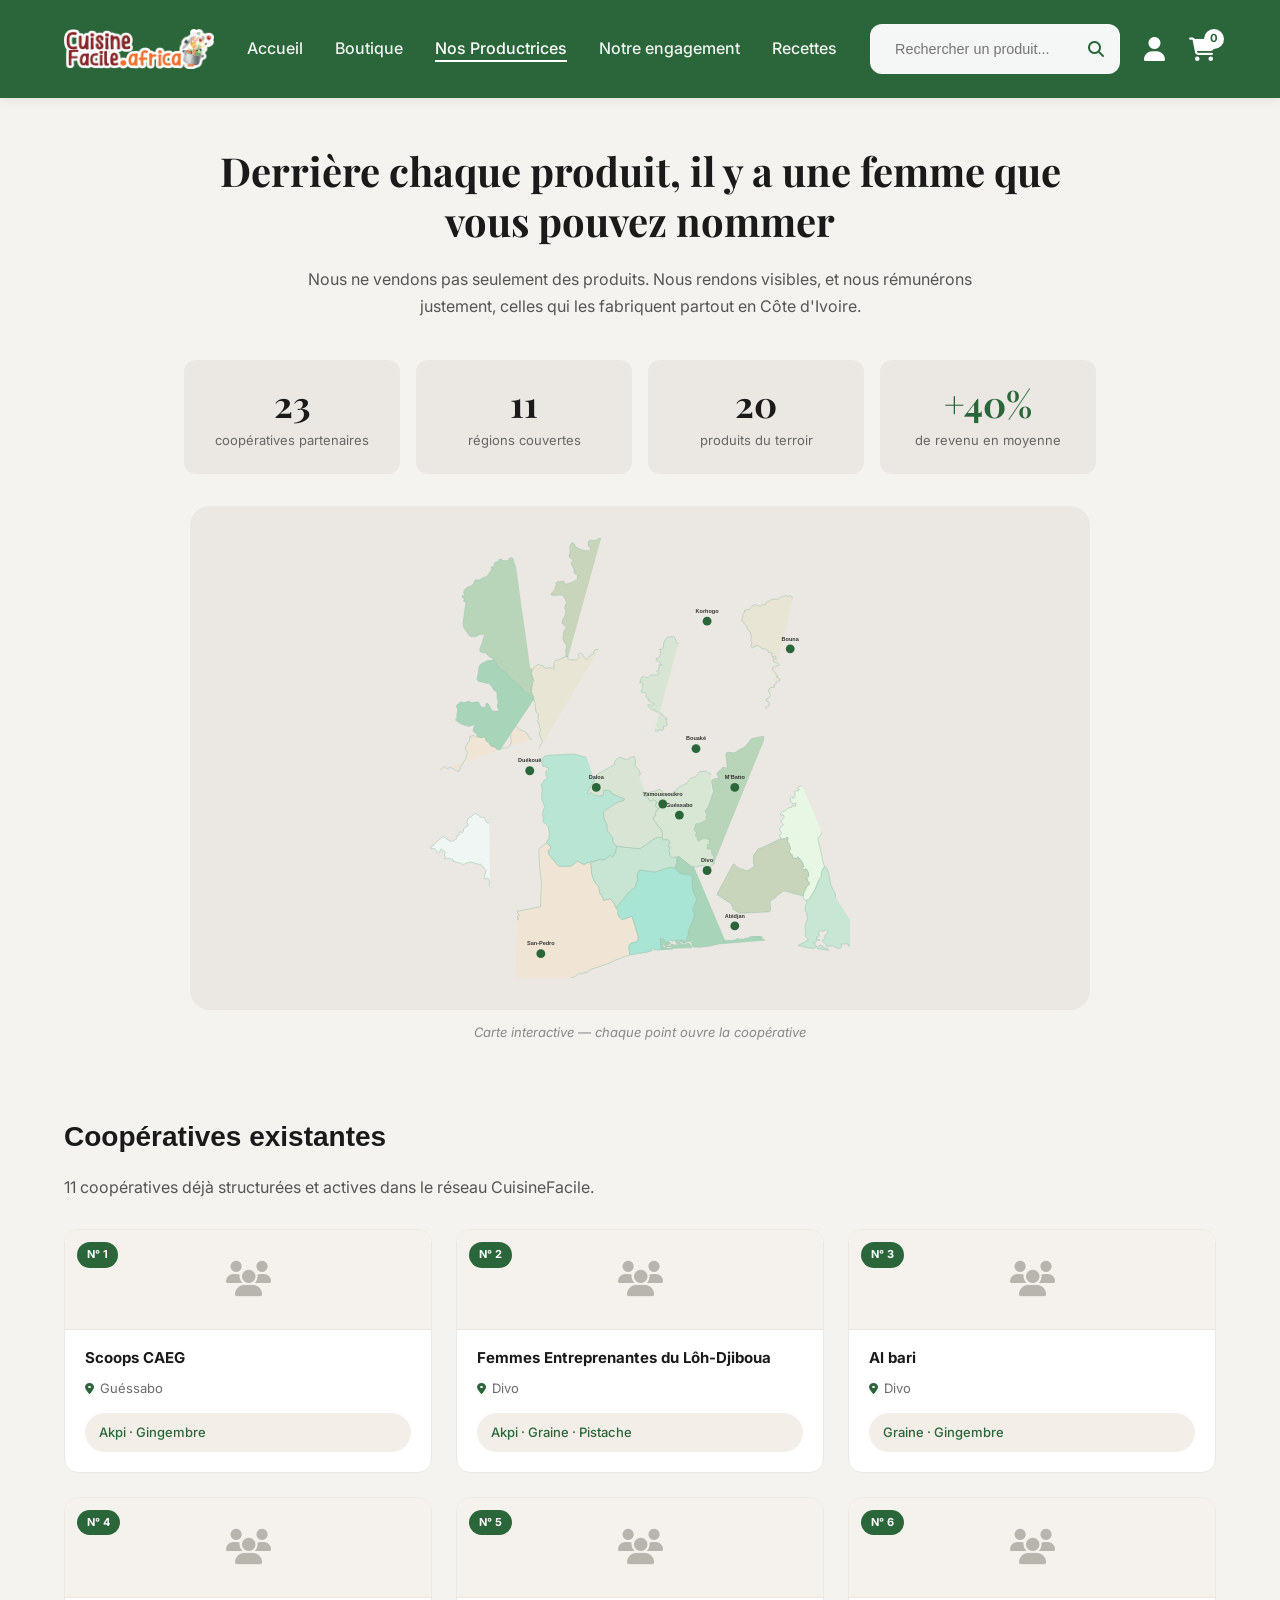
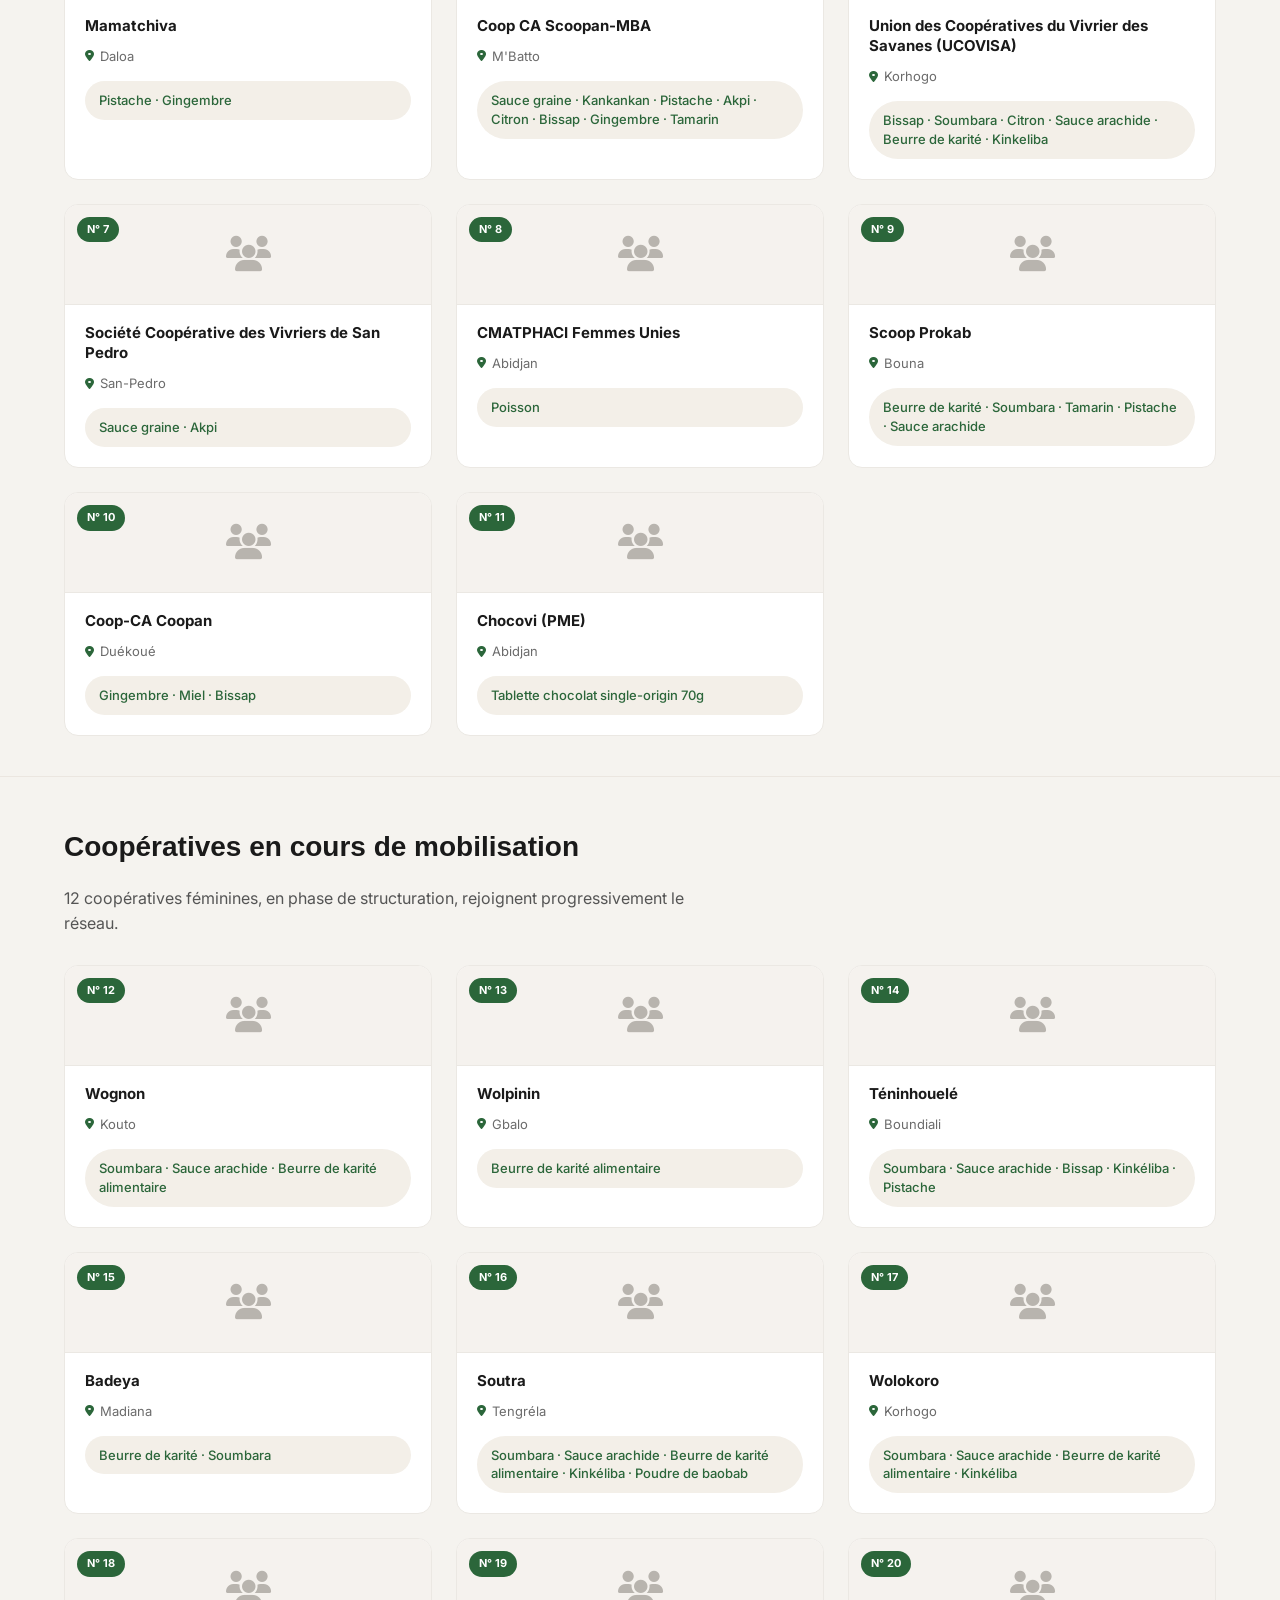
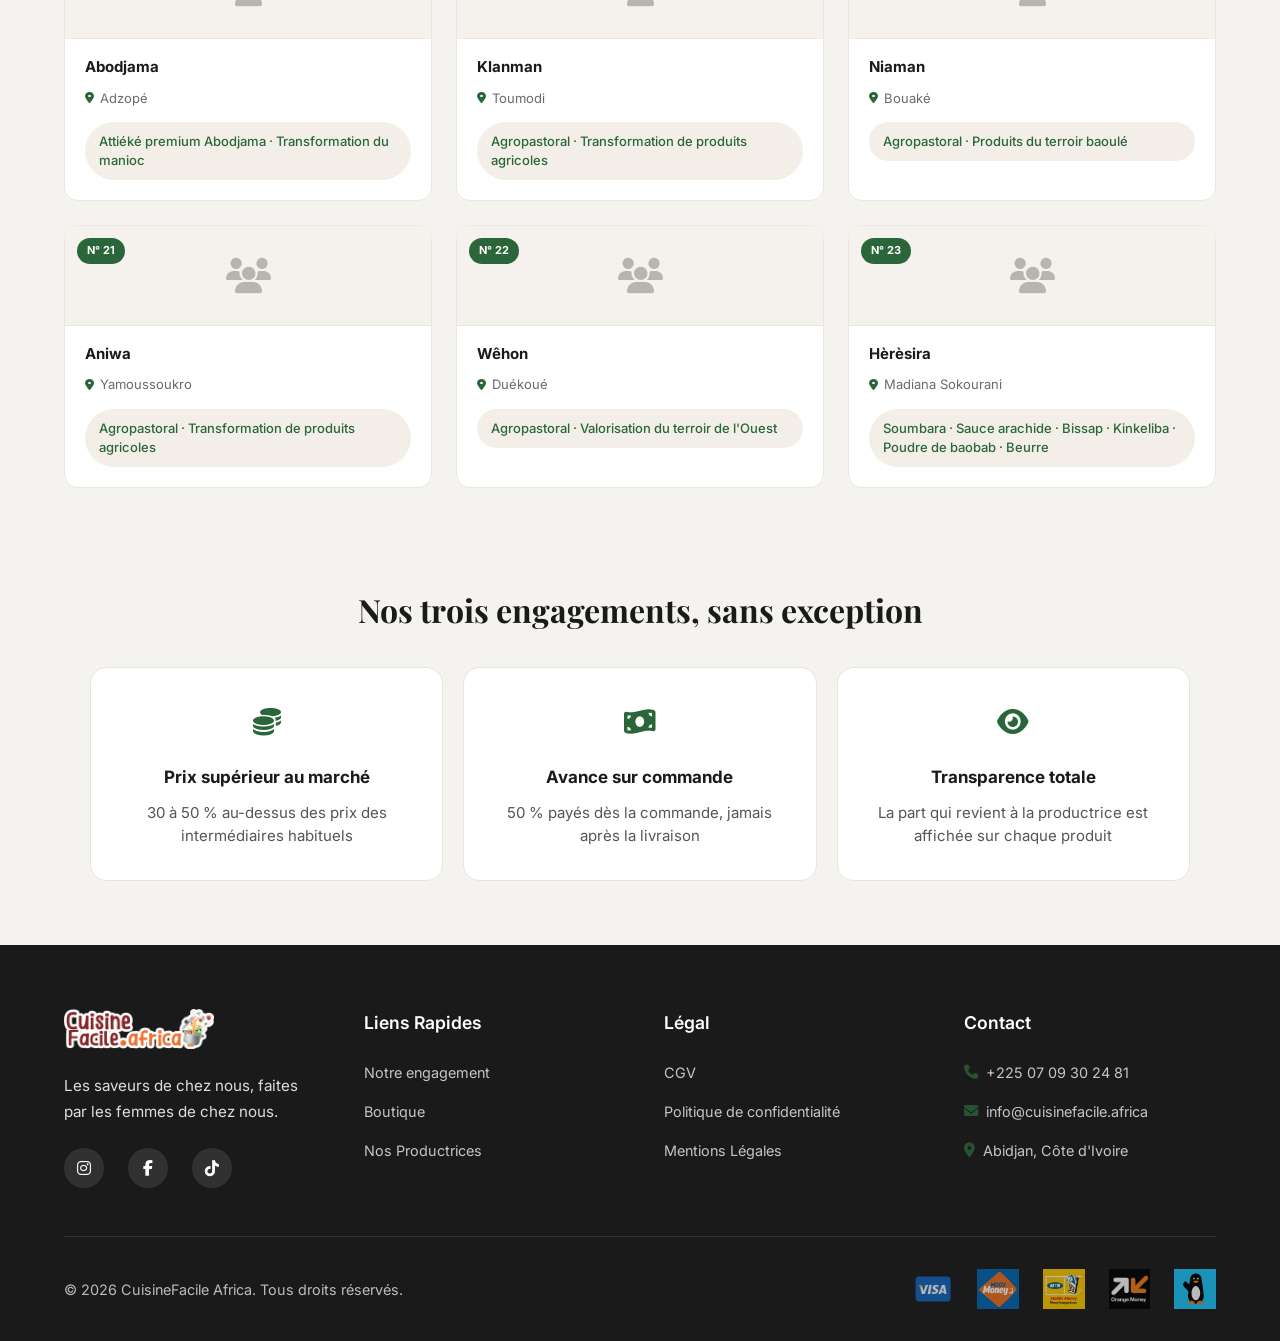
<file: producers.html>
<!DOCTYPE html>
<html lang="fr">
<head>
    <meta charset="UTF-8">
    <meta name="viewport" content="width=device-width, initial-scale=1.0">
    <title>Nos Productrices - CuisineFacile.africa</title>
    <meta name="description" content="Derrière chaque produit, une femme que vous pouvez nommer. Découvrez nos coopératives partenaires partout en Côte d'Ivoire.">
    <link rel="stylesheet" href="style.css?v=20260530">
    <link rel="stylesheet" href="product-flagship.css?v=20260529">
    <link rel="stylesheet" href="https://cdnjs.cloudflare.com/ajax/libs/font-awesome/6.4.0/css/all.min.css">
    <link rel="preconnect" href="https://fonts.googleapis.com">
    <link rel="preconnect" href="https://fonts.gstatic.com" crossorigin>
    <link href="https://fonts.googleapis.com/css2?family=Inter:wght@400;500;600;700&family=Playfair+Display:ital,wght@0,600;0,700;1,400&display=swap" rel="stylesheet">
</head>
<body class="page-producers page-producers-map">
    <header class="header">
        <div class="container">
            <nav class="nav">
                <a href="index.html" class="logo">
                    <img src="img/LOGO C.png" alt="CuisineFacile Logo" class="header-logo">
                </a>
                <ul class="nav-links" id="navLinks">
                    <li><a href="index.html" class="nav-link">Accueil</a></li>
                    <li><a href="shop.html" class="nav-link">Boutique</a></li>
                    <li><a href="producers.html" class="nav-link active">Nos Productrices</a></li>
                    <li><a href="engagement.html" class="nav-link">Notre engagement</a></li>
                    <li><a href="recettes.html" class="nav-link">Recettes</a></li>
                </ul>
                <div class="nav-actions">
                    <div class="search-box">
                        <input type="text" class="search-input" placeholder="Rechercher un produit...">
                        <i class="fas fa-search search-icon"></i>
                    </div>
                    <button class="user-btn" type="button" aria-label="Mon compte"><i class="fas fa-user"></i></button>
                    <a href="cart.html" class="cart-btn" aria-label="Voir le panier">
                        <i class="fas fa-shopping-cart"></i>
                        <span class="cart-count">0</span>
                    </a>
                    <button class="mobile-menu-btn" id="mobileMenuBtn" type="button" aria-label="Menu"><i class="fas fa-bars"></i></button>
                </div>
            </nav>
        </div>
    </header>

    <main class="prod-page">
        <!-- Hero + stats + carte -->
        <section class="prod-hero">
            <div class="container prod-hero-inner">
                <h1 class="prod-hero-title">Derrière chaque produit, il y a une femme que vous pouvez nommer</h1>
                <p class="prod-hero-lead">Nous ne vendons pas seulement des produits. Nous rendons visibles, et nous rémunérons justement, celles qui les fabriquent partout en Côte d'Ivoire.</p>

                <div class="prod-stats">
                    <div class="prod-stat-card">
                        <span class="prod-stat-value">23</span>
                        <span class="prod-stat-label">coopératives partenaires</span>
                    </div>
                    <div class="prod-stat-card">
                        <span class="prod-stat-value">11</span>
                        <span class="prod-stat-label">régions couvertes</span>
                    </div>
                    <div class="prod-stat-card">
                        <span class="prod-stat-value">20</span>
                        <span class="prod-stat-label">produits du terroir</span>
                    </div>
                    <div class="prod-stat-card">
                        <span class="prod-stat-value prod-stat-value--highlight">+40%</span>
                        <span class="prod-stat-label">de revenu en moyenne</span>
                    </div>
                </div>

                <div class="prod-map-wrap">
                    <svg class="prod-map-svg" viewBox="0 0 757.87378 794.33972" role="img" aria-label="Carte des coopératives en Côte d'Ivoire">
                        <!-- Real map of Côte d'Ivoire with regions -->
                        <path
                           d="m 710.34,738.68 -1.07,-0.51 -0.37,-0.54 -0.19,-0.74 -0.38,-0.78 -0.92,-0.63 -3.5,-0.9 -2.5,1.82 -2.49,2.26 -0.53,1.87 1.87,0.94 12.85,1.24 5.69,1.32 0.08,0.02 0,0 0.57,-2.17 0,0.01 -0.4,0.1 -1.75,-0.15 -1.91,-1.76 -1.15,-0.83 -0.52,0.31 -0.56,0.01 -2.82,-0.89 z m 21.57,-90.11 -0.33,-4.75 -1.6,-4.75 -5.04,-9.24 -1.89,-4.69 -3.97,-21.93 -2.78,-7.34 -3.85,-3.52 -0.38,-0.46 -0.01,0.02 -5.14,9.43 -1.26,3.31 0.01,0.79 0.46,2.65 0.12,1.55 -0.26,1.22 -0.31,0.87 -0.37,0.57 -0.86,0.91 -1.23,1.06 -1.24,2.07 -7.85,19.04 -9.53,15.68 -0.41,0.5 -0.5,0.38 -0.65,0.26 -5.27,1.38 2.01,2.59 0.55,1.09 -0.08,0.65 -0.54,1.08 -1.51,1.65 -0.39,0.98 -0.7,10.35 0.13,1.36 0.53,0.57 0.65,0.34 0.52,0.34 0.4,0.53 0.28,0.59 0.23,1.12 0.66,5.86 0.32,1.02 0.28,0.58 0.22,0.69 0,1.04 -0.18,1.3 -1.2,3.53 -2.43,5.48 -0.38,1.43 -0.09,3.11 0.92,9.37 -1.05,5.85 0,0.76 0.08,0.74 0.16,0.67 0.23,0.61 0.36,0.53 0.41,0.47 2.48,2.07 0.43,0.48 0.37,0.51 0.25,0.59 0.19,0.64 0.05,0.75 -3.32,2.92 -14.5,7.56 -0.02,0.01 21.01,4.48 8.61,0.42 4.76,-3.83 -1.93,-0.29 -1.64,-0.57 -0.77,-1.06 0.77,-1.74 -2.08,-1.02 -0.23,-1.14 0.94,-0.49 1.37,0.93 0.62,-1.38 0.83,-1.3 1.01,-1.12 1.11,-0.84 1.32,-0.42 2,0.17 1.23,-0.56 0,-0.9 -1.45,0.09 -1.41,-0.13 -1.34,-0.31 -1.25,-0.47 0.9,0 -0.59,-0.18 -1.2,-0.8 0.96,-0.86 0.51,-0.88 0,-0.93 -0.58,-1 3.71,-0.45 0.96,-1.84 -0.67,-2.69 -1.31,-2.99 1.65,-0.59 2.51,-1.74 1.27,-0.45 1.14,0.08 1.79,0.73 1.09,0.16 1.18,-0.29 0.97,-0.64 0.78,-0.64 0.6,-0.29 2.18,0 1.53,0.27 0.87,0.94 0.3,1.97 -0.32,2.59 -0.9,0.83 -1.38,0.34 -1.8,1.12 -0.77,1.52 -0.39,3.88 -0.62,1.85 -0.8,0.44 -2.02,1.89 -1.41,2.08 1.07,0.98 2.09,1.05 2.41,2.5 2.04,2.99 1.01,2.5 2.19,-1.01 5.18,-0.14 2.61,-0.73 2.16,1.64 6.91,3.23 2.05,0.6 2.58,-0.82 1.89,-2.05 0.66,-2.64 -1.07,-2.64 3.44,0.07 5.36,-0.64 4.34,0.58 0.33,3.65 5.2,0.21 3,-0.44 1.87,-1.33 1.25,-2.47 -0.71,-0.85 -1.72,-1.47 -0.42,-0.46 -0.1,-1.19 0.55,-2.75 0.07,-1.12 -0.58,-1.51 -1.83,-2.63 -0.37,-1.82 0.86,-8.12 4.4,0.8 1.74,-0.32 1.3,-1.65 0.33,-2.29 -0.56,-..."
                           title="Sud-Comoé"
                           id="CI-SC" class="prod-map-region" fill="#c8e6d4" stroke="#9bc4ad" stroke-width="1"/>
                        <path
                           d="m 506.89,425.49 -3.33,-0.37 -0.74,-0.49 -2.4,-2.41 -1.69,-1.04 -1.08,-0.37 -1.01,-0.07 -7.73,0.48 -2.02,0.52 -1.53,0.78 -2.27,2.83 -1.95,3.64 -1.04,0.99 -1.61,0.99 -7.37,2.76 -1.83,1.11 -0.85,0.66 -0.73,0.73 -0.62,0.76 -0.52,0.81 -0.82,1.68 -0.29,0.83 -0.81,0.98 -1.35,1.12 -14.66,7.12 -2.38,2.68 -1.39,3.1 -0.73,0.88 -0.77,0.25 -0.96,-0.03 -1.06,0.11 -1.59,0.73 -1.01,1.02 -2.42,3.08 -0.99,0.65 -0.92,0.24 -2.46,-0.4 -0.86,0.02 -4.12,1.11 -1.21,0.17 -0.99,-0.04 -0.83,-0.28 -0.8,-0.43 -0.77,-0.58 -2.29,-2.53 -2.64,-3.84 -0.63,-0.74 -0.81,-0.66 -1.17,-0.49 -0.97,-0.05 -0.92,0.17 -5.43,2.28 -15.04,3.76 -2.14,0.04 -3.83,-0.48 -0.36,1.17 0.25,0.66 -0.34,0.57 -0.51,0.4 -0.73,0.4 -0.15,0.55 0.19,0.65 0.84,1.56 0.5,0.56 0.62,0.33 0.67,0.11 0.75,-0.03 0.85,0.08 0.99,0.35 2.24,1.83 1.56,1.03 0.18,0.79 0.05,0.83 0.41,1.38 0.67,0.75 1.11,0.79 0.8,0.36 0.83,0.16 0.69,0.01 0.7,-0.18 0.6,-0.29 0.54,-0.34 0.41,-0.33 0.69,-0.27 1.22,-0.2 0.84,0.09 0.91,0.24 3.53,1.36 0.43,0.66 0.15,0.79 -1,3.78 -0.72,1.73 -0.15,0.8 0.07,1.01 0.4,1.42 0.65,0.97 0.58,0.64 0.57,0.43 0.55,0.33 0.63,0.27 2.57,0.76 0.31,0.53 -0.07,0.55 -0.4,0.5 -0.53,0.41 -1.59,0.79 -1.34,0.5 -0.92,1.54 -0.41,1.02 -1.14,3.74 -0.23,2.13 -0.68,2.23 -2.73,2.17 -0.24,2.42 1.12,2.45 3.57,4.12 0.75,2.88 1.27,1.53 6.4,6.11 0.29,1.12 1.41,3.1 1.34,2.97 0.51,2.71 -0.45,6.61 -0.01,0.15 -0.05,0.9 0.58,2.54 1.48,0.9 7.12,-0.13 2.98,0.8 1.6,1.7 -1.19,2.85 0.48,2.07 -1.31,1.88 -1.68,2.43 2.11,0.81 1.64,0.19 0.33,0.54 -0.67,1.96 -0.25,1.69 -0.35,0.63 -0.7,0.78 -0.48,1.03 0.54,0.73 0.83,0.65 0.41,0.78 -0.18,3.54 0.16,2.51 0.98,2.09 2.2,2.23 2.17,0.66 4.58,-1.59 2.57,0.79 2.28,-1.56 0.6,-0.27 0.8,0 1.1,0.49 20.1,16.46 2.37,1.35 4.39,0.7 3.5,0.08 1.25,-0.17 7.99,-2.39 1.1,-0.08 1.86,0.16 2.02,0.46 0.62,0.23 1.15,0.31 0.7,0.11 1.24,0.44 4.11,0.21 3.76,-0.25 3.03,-1.35 3.19,-3.78 0.85,-0.28 0.11,-0.53 -0.36,-1.05 -0.36,-0.75 -0.53,-0.45 -0.67,-0.05 -1.35,0.2 -0.54,-0.15 -0.16,-0.43 1.2,-2.58 0.46,-0.41 0.54,-0.62 0.39,-1.04 0.36,-1.99 0..."
                           title="Lacs"
                           id="CI-LC" class="prod-map-region" fill="#d8e6d4" stroke="#9bc4ad" stroke-width="1"/>
                        <path
                           d="m 671.92,447.93 -2.1,-0.68 -0.45,-0.08 -0.63,0.13 -4.17,1.3 -1.25,1.95 0.29,2.9 0.93,-0.37 0.93,-0.53 0.12,0.45 -0.01,0.31 0.14,0.16 0.56,-0.02 -0.82,2.01 -1,0.67 -2.64,0.1 -3.43,0.7 -0.15,0.79 0.11,3.85 0.27,1.44 0.08,1.38 -0.44,1.66 -0.75,1.69 -0.53,0.8 -0.8,0.48 -1.58,0.71 -0.41,-2.22 -1.36,-0.43 -1.6,0.89 -1.09,1.76 0.02,1.62 1.21,4.27 0.55,1.31 1.14,1.35 1.43,0.67 3.77,0.67 0.06,-0.4 0.92,-0.58 1.09,-0.21 0.52,0.7 -0.12,0.94 -0.35,0.67 -0.57,0.45 -0.74,0.31 0.94,2.16 -1.71,0.14 -4.67,-1.48 -0.33,2.84 -1.7,1.23 -4.14,0.51 -2.38,1.01 -1.37,1.41 -1.07,1.55 -1.51,1.43 -4.87,0.81 -3.08,2.78 -0.73,3.37 1.25,2.14 1.25,0.11 0.83,-3 1.84,1.34 1.25,2.48 0.26,2.39 -1.12,1.06 -1.27,0.8 -1.76,1.93 -1.45,2.36 -0.35,2.11 1.11,0.71 2.17,1.88 1.3,1.91 -1.5,0.89 -0.3,0.95 -5.53,5.42 3.37,7.12 -0.21,2.84 -4.06,1.73 1.86,1.48 0.86,1.7 0.62,1.92 0.35,0.69 0.77,1.48 1.69,-0.56 1.88,-0.34 2.9,0.06 0.67,-0.06 1.89,-2.2 1.24,-0.69 1.34,1.09 0.28,1.7 -1.01,3.82 -0.08,1.67 0.5,0.87 1.63,1.27 0.54,0.55 0.31,1 0.37,2.18 0.62,0.91 0.6,1.27 0.78,5.96 -0.29,0.88 -0.64,0.75 -0.65,0.6 -0.29,0.46 0.15,1 0.34,0.75 0.34,0.56 0.15,0.39 0.54,0.84 2.58,2.58 0.86,0.54 1.37,6.36 2.77,-0.43 2.46,0.81 2.09,-0.07 1.69,-3 5.45,6.12 2.98,4.39 1.89,5.34 0.88,1.25 -0.19,0.71 -2.57,0.23 -0.74,0.52 0.28,1.08 0.64,0.98 0.67,0.41 0.91,1.4 0.72,1.49 -0.21,0.49 1.48,0.17 0.66,-2.16 1.43,-0.79 1.69,0.86 2.18,4.53 1.04,1.06 0.45,6.65 -0.83,1.61 -1.75,1.13 -1.61,1.44 -0.36,2.55 0.77,-0.35 2.07,-0.54 -0.27,0.6 -0.44,1.46 -0.27,0.63 2.12,1.18 1.37,2.17 0.19,2.65 -1.44,2.61 -1.21,0.64 -1.35,0.26 -1.09,0.49 -0.45,1.3 -0.11,1.71 -0.32,1.45 -4.23,8.14 -0.54,2.32 -0.12,2.65 -0.03,0.86 0.35,3.17 0.96,1.41 1.44,0.83 1.67,1.26 5.27,-1.38 0.65,-0.26 0.5,-0.38 0.41,-0.5 9.53,-15.68 7.85,-19.04 1.24,-2.07 1.23,-1.06 0.86,-0.91 0.37,-0.57 0.31,-0.87 0.26,-1.22 -0.12,-1.55 -0.46,-2.65 -0.01,-0.79 1.26,-3.31 5.14,-9.43 0.01,-0.02 -1.55,-1.89 -10.32,-46.47 0.19,-2.21 0.94,-1.38 2.41,-1.33 0.71,-0.86 2.56,-7.23 -0.3,-0.88 -1.76..."
                           title="Moyen-Comoe"
                           id="CI-MC" class="prod-map-region" fill="#e8f6e4" stroke="#9bc4ad" stroke-width="1"/>
                        <path
                           d="m 106.68,513.95 -2.15,-0.18 -1.88,-0.4 -1.21,-1.15 -0.56,-0.86 -1.48,-4.18 -0.6,-1.22 -0.66,-0.58 -0.98,-0.54 -3.17,-0.91 -1.83,-0.3 -0.97,-0.43 -1.12,-0.71 -2.76,-2.55 -1.07,-0.8 -0.63,-0.4 -3.37,-1.45 -2.93,1.02 -5.16,4.95 -1.48,0.79 -1.08,0.24 -0.67,-0.18 -0.4,0.4 -0.33,0.67 -0.58,0.83 -0.72,0.46 -0.99,0.43 -0.17,0.42 0.41,0.9 -0.57,1.75 -1.06,2.23 -0.23,0.83 -0.02,0.66 0.2,0.49 0.42,0.12 0.48,0.09 0.33,0.43 1.25,3.21 -0.09,0.81 -0.54,0.32 -0.79,0.3 -1.04,0.58 -1.21,0.98 -1.53,0.89 -0.76,0.36 -0.72,1.02 -1.51,1.13 -0.28,0.55 -0.04,1.3 -0.46,2.68 -0.56,1.44 -1.02,1.03 -0.79,0.51 -0.75,0.07 -0.48,-0.29 -0.27,-0.5 -0.06,-0.56 -0.3,-0.4 -0.79,0.03 -2.62,1.61 -0.42,0.76 0.14,0.52 0.86,1.83 0.06,0.91 -0.46,0.34 -1.33,0.22 -0.62,0.18 -0.68,0.11 -1.37,-0.2 -0.32,0.28 0.28,1.08 0.04,0.73 -0.27,0.86 -0.08,0.72 0.11,0.7 0.02,0.63 -0.11,0.81 -0.95,0.48 -3.18,2.5 -0.88,0.14 -1.66,0.59 -1.05,0.52 -1.45,1.04 -0.96,-0.03 -1.21,-0.5 -12.81,-8.24 -0.88,-0.36 -2.57,2.88 -9.44,7.51 -1.78,2.15 -0.3,-0.02 -2.18,1.22 -0.14,0.04 0.14,0.2 -0.59,1.83 -0.27,0.57 -0.6,0.37 -1.58,0.26 -0.62,0.28 -3.22,4.09 2.21,0.14 1.27,0.27 3.14,-0.09 1.52,0.44 1.46,1.3 3.88,5.21 2.41,0.82 1.62,-1.35 1.03,-2.44 0.6,-2.43 0.63,-1.11 0.83,0.55 1.51,1.97 4.1,2.2 1.72,1.95 -0.18,0.77 -0.97,0.83 -0.67,2.18 0.23,1.24 1.18,2.4 0.3,1.01 -0.66,1.2 -1.2,0.67 -0.46,0.8 1.55,1.57 1.41,-1.37 1.6,-0.61 1.6,0.05 1.39,0.61 1.7,-1.44 1.35,0.54 1.26,1.44 1.39,1.25 0.63,-0.07 0.43,-0.6 0.55,-0.4 0.95,0.52 0.66,1.06 0.15,1.08 0,0.91 0.19,0.54 1.19,0.43 10.13,2.31 1.56,0.58 1.42,0.82 0.87,0.66 1.11,0.37 2.12,-0.02 1.8,-0.44 2.91,-1.63 1.53,-0.62 6.08,-0.85 3.54,-0.09 2.26,0.53 2.14,1.46 8.43,2 0.7,0.09 0.56,-0.23 0.61,-0.17 0.81,0.27 0.22,0.44 0.35,1.53 0.45,0.63 5.81,4.68 2.03,2.49 0.32,1.78 -1.73,5.07 -0.61,2.76 -0.32,2.98 0.35,2.66 1.43,1.83 0.05,-0.61 1.26,-0.68 1.63,-0.44 1.18,0.08 1.27,1.17 0.52,1.21 0.42,2.99 0.42,0.47 0.71,0.21 0.66,0.34 0.3,0.84 -0.28,0.7 -1.19,0.66 -0.29,0.61 -0.1,3.73 0.14,0.96 1.7,2.14 5.16..."
                           title="Moyen-Cavally"
                           id="CI-MV" class="prod-map-region" fill="#f0f6f4" stroke="#9bc4ad" stroke-width="1"/>
                        <path
                           d="m 430.65,731 0,-0.01 -0.2,-0.06 -1.85,-0.85 -1.46,-0.99 -6.78,-5.79 -1.18,-0.64 -1.4,-0.46 -1.67,-0.27 -0.95,3.47 1.91,17.65 0,0.01 17.52,-0.94 5.09,-1.97 33.07,-1 -1.63,-1.5 -1.12,-2.42 -0.74,-2.26 -0.53,-0.99 -4.52,-0.48 -1.72,0.29 -1.84,1.44 -3.37,0.89 -7.93,-4.64 -4.36,0.62 -1.78,-0.89 0,0.89 1.91,0.6 0.88,1.39 1.06,1.06 2.39,-0.35 -0.82,1.68 -1.33,0.54 -1.6,-0.36 -1.6,-0.98 -1.81,1.18 -2.12,-0.54 -2.16,-1.09 -1.95,-0.43 -0.49,0.39 -1.65,1.72 -0.7,0.57 -1.01,0.53 -0.97,0.36 -1.07,0.17 -1.33,-0.08 0,0.9 2.38,0.61 2.32,-0.37 2.21,-0.04 2.1,1.59 -5.16,1.38 -6.41,-0.71 -5.37,-2.42 -1.95,-3.72 1.77,0.9 -0.06,-1.38 0.06,-0.4 0.98,0 4.38,6.35 0.89,-1.73 1.86,-5.44 0,2.6 1.29,-0.87 3.06,-1.51 1,-1.12 0,-0.98 -1.85,0.24 -0.71,0.21 -0.91,0.53 -0.07,-0.08 z m 45.91,-137.36 -4.39,-0.7 -2.37,-1.35 -20.1,-16.46 -1.1,-0.49 -0.8,0 -0.6,0.27 -2.28,1.56 0.13,4.59 0.21,0.82 -0.29,3.47 -3.85,10.67 8.93,8.5 5.29,2.15 13.4,1.59 1.96,0.67 1.35,1.2 0.5,2.77 0.61,16.16 1.59,10.19 6.46,12.31 -7.24,18.71 -0.27,1.08 0.11,0.66 0.27,0.58 0.69,1.06 1.2,2.3 0.23,0.68 0.58,2.78 -0.03,1.64 -0.31,1.81 -1.42,4.82 -8.27,19.87 -0.43,1.41 -0.14,1 -0.05,0.93 0.23,3.1 -0.05,0.8 -0.14,0.74 -4.62,10.12 -0.6,0.84 -0.52,0.54 -0.53,0.42 -0.75,0.22 -0.95,-0.01 -1.46,-0.52 -1.86,-1.43 -1.22,-0.22 -1.77,0 -8.17,0.69 -1.24,0.56 -0.01,0.02 0,0 0,0 0.23,0.3 0.89,0.69 0.51,0.57 3.95,-1.06 4.38,0.92 3.77,1.91 2.19,1.89 1.77,-1.51 2.17,-1.16 2.33,-0.73 7.13,-0.9 1.66,0.43 -1.68,1.99 0.87,2.47 -0.07,2.39 0.88,1.55 3.67,-0.05 0,0.9 -0.41,0.03 -0.87,-0.07 -0.42,0.04 0,0.81 1.69,-0.17 7.04,0.14 1.54,0.26 1.41,0.75 2.26,-0.99 11.86,-1.02 21.46,-4.83 40.83,-3.34 40.84,-3.34 -9.74,-4.58 1.45,0.11 1.38,-0.06 1.31,-0.29 1.23,-0.57 -4.09,-1.4 -16.13,0.42 -2.06,0.44 -3.35,1.9 -5.36,0.96 -2.62,0.94 -2.56,0.43 -2.46,-1 -1.71,1.49 -1.82,-0.46 -2.04,-0.96 -2.39,-0.07 -0.85,1.14 -1.08,1.82 -1.01,0.79 -0.62,-1.95 -3.77,1.77 -7.71,-0.48 -2.89,1.4 -0.97,0 0,-1.79 -4.55,1.11 -0.8,0.68 0.35,1.22 1.25,0.6 1.58,0.13 1.36,-0.16 -3...."
                           title="Lagunes"
                           id="CI-LG" class="prod-map-region" fill="#a8d5ba" stroke="#9bc4ad" stroke-width="1"/>
                        <path
                           d="m 602.5,365.65 -0.8,-2.17 0.77,-5.95 -19.22,3.86 -2.8,0.83 -1.07,0.84 -0.65,0.65 -2.9,4.46 -7.48,8.11 -2.41,1.89 -10.28,5.06 -3.38,2.98 -1.93,0.86 -2.14,0.54 -1.55,0.15 -1.7,-0.06 -2.71,-1.01 -1.35,-0.15 -0.96,0.01 -5.06,1.15 -1.21,5.05 0.19,2.24 0.34,0.76 0.39,1.39 2,15.58 -0.37,1.46 -0.64,0.79 -0.81,-0.03 -4.16,-1.11 -0.81,-0.07 -0.81,0.09 -0.75,0.28 -0.73,0.55 -0.69,0.77 -1.24,1.74 -1.35,1.49 -0.73,0.65 -3.33,2.36 -2.79,3.41 3.15,6.06 0.3,0.82 0.33,1.99 -5.04,-0.02 -3.39,0.89 -1.67,0.79 -2.15,1.25 -0.61,1.35 -0.15,1.39 2.97,16.53 0.07,1.52 -6.69,21.69 -1.09,2.46 -0.35,1.28 -4.04,6.41 -1.74,1.61 -0.34,0.64 -0.11,0.69 0.05,0.6 0.04,0.18 1.19,2.92 1.18,3.14 -0.08,0.75 -0.21,0.96 -0.86,2 -0.07,0.91 0.14,0.89 0.81,1.89 0.05,0.97 -0.33,0.95 -0.47,0.61 -0.48,0.47 -1.15,0.65 -11.96,5.44 -1,0 -0.59,-0.13 -1.06,-0.52 -2.95,1.51 -0.15,0.67 -0.02,0.57 -0.5,3.08 -1.63,5.32 0.58,1.91 0.72,0.5 1.02,0.93 1.33,0.91 0.32,0.77 -0.09,0.61 -0.35,0.58 -0.37,1.53 -0.76,1.57 -0.1,1.6 0.35,0.89 1.66,1.88 0.85,0.42 0.8,0.19 0.38,0.46 0.23,0.62 0.06,0.67 -0.13,0.5 -0.4,0.29 -0.28,0.38 0,1.27 0.73,1.03 0.68,0.64 0.77,0.33 0.7,0.11 0.66,-0.05 0.46,-0.33 0.15,-0.59 -0.02,-0.61 0.13,-0.51 0.47,-0.35 0.72,-0.11 1.6,-0.09 0.68,-0.18 0.55,-0.31 0.99,-0.82 0.57,-0.35 0.61,-0.27 0.69,-0.13 0.63,-0.07 1.82,0.39 0.65,-0.04 0.62,-0.14 0.57,0.03 9,3.3 -3.39,0.83 -0.31,0.45 -0.11,0.49 0.45,0.39 0.31,0.48 0.1,1.24 0.28,0.67 0.36,0.64 0.25,1 -0.29,0.51 -0.56,0.26 -2.04,-0.34 -0.77,0.31 -0.21,0.56 -0.18,1.97 -0.58,2.01 -0.23,1.48 -0.09,1.83 0.4,0.74 0.58,0.36 0.72,-0.04 0.66,-0.2 1.25,-0.51 0.66,-0.1 2.01,0.52 0.8,0.54 0.7,0.93 0.7,2.13 0.06,1.04 -0.4,0.5 -0.45,0.12 -0.42,0.68 0.1,0.54 0.53,0.38 0.7,0.19 0.67,0.54 0.1,0.79 -0.08,1.23 0.22,0.63 0.59,0.3 1.46,0.07 0.49,0.22 -0.04,0.44 -0.46,0.36 -0.66,0.38 0.09,0.44 1.33,1.25 0.21,0.7 -0.13,0.89 -0.39,1.01 -0.36,1.99 -0.39,1.04 -0.54,0.62 -0.46,0.41 -1.2,2.58 0.16,0.43 0.54,0.15 1.35,-0.2 0.67,0.05 0.53,0.45 0.36,0.75 0.36,1.05 -0.11,0.53 -0.85,0.28 ..."
                           title="N'zi-Comoé"
                           id="CI-NC" class="prod-map-region" fill="#b8d5ba" stroke="#9bc4ad" stroke-width="1"/>
                        <path
                           d="m 654.6,577.91 -1.37,-6.36 -0.86,-0.54 -2.58,-2.58 -0.54,-0.84 -0.15,-0.39 -0.34,-0.56 -0.34,-0.75 -0.15,-1 0.29,-0.46 0.65,-0.6 0.64,-0.75 0.29,-0.88 -0.78,-5.96 -0.6,-1.27 -0.62,-0.91 -0.37,-2.18 -0.31,-1 -0.54,-0.55 -1.63,-1.27 -0.5,-0.87 0.08,-1.67 1.01,-3.82 -0.28,-1.7 -1.34,-1.09 -1.24,0.69 -1.89,2.2 -0.67,0.06 -2.9,-0.06 -1.88,0.34 -1.69,0.56 -0.77,-1.48 -33.92,16.52 -7.1,2.38 -1.17,0.86 -0.73,0.81 -0.16,0.68 -0.35,0.95 -0.56,1.04 -3.31,3.62 -0.72,1.07 -1.09,2.52 -0.64,2.97 -0.09,1.66 0.04,0.84 0.37,2.28 0,0.8 -0.17,1.49 0.02,1.47 -0.15,1.37 0.62,2.81 0.54,1.26 0.19,0.72 0.03,1.7 -0.24,1.86 -10.45,5.8 -2.84,0.63 -0.63,-0.36 -2.81,-0.6 -4.34,-1.52 -4.38,-1.04 -0.83,-0.39 -0.53,-0.38 -0.98,-0.86 -3.22,-2.15 -1.77,-0.91 -0.49,-0.44 -0.41,-0.47 -0.53,-1.27 -0.37,-0.7 -0.51,-0.61 -0.94,-0.68 -0.73,0.09 -0.56,0.36 -4.04,6.85 -25.64,48.1 25.81,16.69 3.19,6.74 -0.58,2.01 1.26,1.53 2.05,1.45 6.15,3.46 3.86,1.7 4.22,0.18 49.19,-2.69 1.39,-1.34 0.24,-0.92 0.09,-0.87 -0.86,-14.77 2.67,-3.89 1.96,-0.89 1.05,-0.25 1.51,-0.61 1.64,-1.39 5.49,-5.76 9.59,-6.2 1.17,-0.43 1.03,-0.19 0.85,0.13 32.78,9.01 0.12,-2.65 0.54,-2.32 4.23,-8.14 0.32,-1.45 0.11,-1.71 0.45,-1.3 1.09,-0.49 1.35,-0.26 1.21,-0.64 1.44,-2.61 -0.19,-2.65 -1.37,-2.17 -2.12,-1.18 0.27,-0.63 0.44,-1.46 0.27,-0.6 -2.07,0.54 -0.77,0.35 0.36,-2.55 1.61,-1.44 1.75,-1.13 0.83,-1.61 -0.45,-6.65 -1.04,-1.06 -2.18,-4.53 -1.69,-0.86 -1.43,0.79 -0.66,2.16 -1.48,-0.17 0.21,-0.49 -0.72,-1.49 -0.91,-1.4 -0.67,-0.41 -0.64,-0.98 -0.28,-1.08 0.74,-0.52 2.57,-0.23 0.19,-0.71 -0.88,-1.25 -1.89,-5.34 -2.98,-4.39 -5.45,-6.12 -1.69,3 -2.09,0.07 -2.46,-0.81 -2.77,0.43 z"
                           title="Agnéby"
                           id="CI-AG" class="prod-map-region" fill="#c8d5ba" stroke="#9bc4ad" stroke-width="1"/>
                        <path
                           d="m 448.55,190.12 -0.89,-0.09 -0.91,-0.29 -1.06,-0.75 -0.54,-0.66 -0.36,-0.7 -3.17,-7.66 -0.8,-1.2 -0.76,-0.72 -0.75,-0.16 -1.6,0 -5.98,0.94 -2.86,-0.7 -4.39,5.34 -1.95,3.52 -0.8,3.48 -0.37,4.26 -1.27,3.92 -2.49,2.42 -3.98,-0.24 1.79,1.97 0.79,1.99 -0.03,2.27 -1.61,5.81 -1.35,2.98 -2.01,1.82 -2.94,-0.49 -0.19,3.53 7.84,5.13 2.16,3.99 -1.19,-0.46 -1.29,-0.32 -1.38,-0.13 -1.41,0.09 0,0.82 0.77,0.36 1.91,1.54 -3.23,1.99 0.73,5.11 -3.38,1.03 -0.85,0.68 1.37,1.45 1.9,1.31 0.78,0.25 0.23,1.66 -0.97,1.35 -0.9,0.27 -1.32,0.48 -1.24,-0.05 -0.77,0.49 -0.71,0.04 -1.42,-0.13 -1.22,-0.68 -1.06,-0.21 -0.86,-0.07 -2.31,0.19 -1.42,0.31 -0.68,0.22 -0.59,0.27 -0.5,0.4 -1.85,1.81 -0.5,0.39 -0.55,0.34 -1.2,0.55 -0.68,0.21 -0.67,0.16 -0.73,0 -1.44,-0.33 -2.43,-0.23 -0.69,-0.22 -1.05,-0.7 -0.76,-0.21 -0.82,0 -1.04,0.25 -0.69,0.95 -1.84,4.6 -1.32,4.74 -0.06,1.13 0.18,0.75 0.4,0.02 0.63,-0.59 0.43,-0.98 0.57,-0.52 0.68,-0.15 0.63,0.22 0.52,0.39 0.37,0.56 0.41,1.41 0.34,0.55 1.23,0.62 0.44,0.46 0.04,0.8 -0.44,0.41 -0.62,0.19 -1.43,0.03 -0.78,0.53 -0.11,0.61 0.17,0.58 0.38,0.53 0.27,0.69 0.14,0.84 -0.43,2.46 -0.04,0.95 -0.24,1.11 -0.52,0.33 -0.59,0.16 -0.2,0.46 0.05,2.14 0.12,0.72 0.37,0.51 1.33,1.37 0.5,0.23 0.59,-0.09 1.06,-0.7 0.59,-0.29 0.71,-0.1 0.7,0.1 0.69,0.18 0.65,0.27 0.58,0.35 0.46,0.5 0.32,0.69 -0.05,3.66 -0.13,0.76 -0.02,0.77 0.11,0.68 0.32,0.48 0.39,0.38 0.49,0.35 0.52,0.28 0.68,0 0.63,-0.12 0.67,0 0.52,0.41 0.23,0.7 0.07,1.11 -1.05,1.07 0.7,2.18 10.72,6.16 -1.45,1.62 -1.17,0.5 -3.22,-0.24 -2.43,-0.83 -1.18,-0.15 -1.18,0.28 -1.22,0.62 -0.7,0.62 0.42,0.28 1.19,1 3.67,4.4 1.43,1 0.61,0.28 0.47,0.62 0.59,0.62 1.04,0.28 4.51,0 0.63,0.37 0.26,0.83 0.14,0.9 0.27,0.53 6.3,1.49 0.84,0.31 2.67,1.89 1.49,0.71 0.65,0.42 0.54,0.59 1.34,2.9 0.53,0.79 1.46,0.74 1.86,0.52 1.73,1.04 1.12,2.29 -2.68,0 2.43,6.43 0.25,3.37 -1.79,2.83 -1.96,0 -1.91,0.09 -1.77,0.61 1.45,3.1 -0.27,1.83 -1.03,1.19 -1.65,-0.43 -0.99,1.81 -1.81,-0.91 -2.18,-0.58 -1.9,0.37 -1.07,2.02 -2.13,-0.55 -3.89,-0.09 -1.46,..."
                           title="Vallée du Bandama"
                           id="CI-VB" class="prod-map-region" fill="#d8e5d4" stroke="#9bc4ad" stroke-width="1"/>
                        <path
                           d="m 655.27,107.41 -2.24,-0.48 -1.39,-0.99 -0.86,-1.08 -0.99,-0.96 -1.77,-0.58 -0.44,0.31 -1.21,1.51 -0.7,0.4 -0.82,-0.16 -1.71,-0.98 -0.97,-0.13 -6.35,0.79 -1.91,0.6 -1.32,0.88 -2.1,2.26 -1.11,0.83 -2.51,0.76 -8.66,0.16 -0.25,0.08 -2.41,0.71 -4.92,3.21 -2.81,0.71 -1.94,1.04 -0.55,2.17 -0.83,1.86 -4.19,0.06 -1.09,0.36 -2,0.97 -0.14,0.36 -0.05,0.69 -0.25,0.63 -0.81,0.18 -0.77,-0.24 -1.36,-0.76 -7.44,-2.2 -2.25,0.28 -2.36,1.79 -3.75,5.28 -2.41,1.34 -4.92,0.64 -2.26,0.81 -1.74,1.58 0.59,0.12 1.52,0.51 -3.96,4.17 -0.72,1.21 -0.02,1.17 0.39,3.13 -0.33,1.67 -1.69,3.33 -0.85,1.01 1.6,0.67 5.81,7.82 1.01,0.78 1.01,0.55 0.78,0.79 0.32,1.46 0,1.41 0.13,1.07 0.41,0.95 0.83,1.1 3.54,3.36 1.04,1.83 0.65,4.34 1.23,2.15 0.28,0.98 -0.16,1.05 -0.66,1.36 -0.16,1.29 -0.15,0.49 -0.32,0.7 -0.29,0.89 -0.05,1.09 0.34,1.18 0.53,0.61 0.55,0.39 0.37,0.53 0.36,2.25 -0.43,1.45 -0.63,1.41 -0.28,2.13 0.24,0.98 0.51,1.17 0.59,1.02 0.45,0.53 1.53,0.58 0.33,-0.41 0.09,-0.95 0.81,-1.03 2.44,-1.27 2.02,-0.62 1.23,-0.12 0.93,0.03 0.77,-0.12 0.72,-0.62 3.57,3.1 3.5,2.33 5.36,1.12 2.67,1.3 1.41,0.29 1.01,0.61 0.42,1.38 0.26,1.52 0.55,1.01 0.98,0.24 3.93,-0.24 2.08,0.85 -1.6,4.43 1.83,2.04 -0.5,0.26 -0.15,0 -0.07,0.08 -0.25,0.48 2.68,-0.36 2.12,-0.8 1.54,0.01 0.88,2.05 0.06,3.39 -1.01,0.21 -1.45,-1.6 -1.26,-2 -1.27,3.08 -0.46,2.92 0.97,2.19 4.65,1.14 2.16,0.8 1.96,1.17 1,1.44 -0.29,1.81 -1.41,0.56 -1.9,0.06 -1.75,0.28 -3.22,1.37 -2.78,1.7 -1.01,2.31 2.05,3.21 2.11,1.86 3.92,4.63 2.5,2.09 0,0.98 -1.18,0.14 -0.45,0.29 -0.32,0.51 -0.73,0.87 0.53,0.19 0.08,0.07 -0.02,0.16 0.22,0.48 1.64,-0.15 1.81,0.93 1.46,1.56 0.61,1.77 -0.31,2.89 -0.86,0.51 -1.3,-0.62 -1.63,-0.48 -0.75,0.89 -3.35,5.35 -2.47,1.95 -0.41,1.14 2.07,0.6 -1.1,1.15 -1.74,0.5 -3.93,0.07 -2.23,0.74 -1.3,1.82 -1.38,4.75 1.3,1.12 0.71,2 0.61,0.68 0.79,2.92 -0.25,1.85 -3.64,2.76 -0.97,1.76 -2.26,0.71 -0.76,0.72 0.33,2.36 4.79,2.7 1.21,2.61 -0.58,1.71 -0.84,2.44 -2.73,0.91 -1.79,0.34 -0.39,-0.43 -0.86,1.73 0.28,1.05 0.8,0.8 0.67,1.01 0.31,0.16 0...."
                           title="Zanzan"
                           id="CI-ZA" class="prod-map-region" fill="#e8e5d4" stroke="#9bc4ad" stroke-width="1"/>
                        <path
                           d="m 151.9,842.07 2.36,-0.91 10.31,-8.53 7.04,-3.86 2.33,-1.97 1.27,-0.43 1.63,0.02 1.41,-0.25 1.31,-2.54 1.62,-1.1 7.76,-3.34 9.71,-1.01 5.35,-1.64 8.14,-4.92 7.04,-5.91 3.65,-4.48 1.45,-0.82 3.09,-0.78 3.37,-1.66 13.12,-0.88 16.54,-4.89 2.1,-1.34 3.52,-3.36 2.09,-0.68 2.7,-0.32 13.81,-3.4 1.95,-1.06 0.77,-1.98 1.11,-0.89 35.77,-11.98 10.31,-5.33 6.84,-2.55 1.55,0.07 0.93,-1.2 2.23,-1.15 14.73,-4.6 -0.09,-0.39 -1.78,-13 0.06,-1.61 0.58,-2.09 0.45,-1.03 0.46,-0.78 1.31,-1.37 1.09,-0.71 1.26,-0.55 10.51,-2.66 1.15,-8.39 -11.09,-37.24 -16.35,5.59 -2.05,0.28 -0.34,-0.48 -0.38,-0.72 -0.57,-0.68 -1.33,-0.56 -0.79,-0.45 -0.48,-0.42 -0.55,-0.74 -0.83,-0.89 -0.39,-0.5 -0.33,-0.57 -0.58,-2.67 -0.24,-0.59 -0.3,-0.54 -0.26,-0.6 -0.17,-1.47 -0.02,-0.69 0.19,-0.64 0.29,-0.56 0.2,-0.67 0.07,-1.32 -1.35,-2.19 -0.5,-0.56 -0.51,-0.74 -0.71,-0.78 -0.85,-1.43 -0.38,-1.47 -0.34,-0.41 -0.68,-0.27 -0.51,-0.44 -0.23,-0.87 0.05,-0.78 0.23,-1.45 -0.12,-0.66 -0.26,-0.6 -0.42,-0.49 -2.86,-2.37 -1.11,-2.44 -0.51,-0.74 -3.11,-1.94 -0.98,-0.4 -3.05,0.07 -7.54,2.13 -3.93,-8.7 -0.7,-1.17 -0.62,-0.77 -0.55,-0.37 -1.02,-0.85 -0.44,-0.8 -0.39,-1.24 -0.65,-7.36 -0.24,-1.05 -0.41,-1.15 -1.02,-1.96 -0.64,-1 -1.03,-1.22 -1.71,-1.53 -0.01,-0.01 -0.03,-0.02 -0.3,-0.25 -0.76,-0.73 -0.82,-0.98 -2.57,-4.58 -2.56,-7.01 -1.66,-6.24 -1.65,-20.24 -3.22,0.53 -8.02,3.27 -2.24,0.02 -2.32,-0.73 -6.51,-3.96 -1.47,-0.56 -1.07,0.61 -9.74,7.29 -1.38,0.78 -1.27,0.28 -18.78,0.11 -1.48,-0.41 -1.88,-1.28 -15.12,-18.22 -2.67,-6.84 -0.03,-0.72 0.59,-1.02 0.6,-0.48 0.68,-0.36 0.7,-0.13 1.29,-0.39 0.49,-0.33 0.29,-0.45 0.19,-0.66 0.04,-0.91 -0.04,-1.08 -0.24,-1.49 -1.08,-2.37 -4.42,-3.8 -1.01,0.1 -3.52,0.83 -0.63,0.27 -2.07,1.2 -0.31,0.32 -1.69,2.49 -0.44,0.47 -0.52,0.39 -0.56,0.28 -0.58,0.15 -0.91,0.37 -1.04,0.69 -1.47,1.24 -0.68,4.14 0.61,17.4 1.75,25.79 1.46,5.61 0.61,11.73 -1.63,40.56 -39.95,7.76 -2.39,0.5 2.78,5.6 1.64,2.12 -2.74,-0.45 -0.89,1.58 0.62,2.49 1.77,2.29 -2.6,0.15 -0.85,-0.04 1.33,1.27 0.22,0.22 -0.7,1.09 -..."
                           title="Bas-Sassandra"
                           id="CI-BS" class="prod-map-region" fill="#f0e5d4" stroke="#9bc4ad" stroke-width="1"/>
                        <path
                           d="m 441.12,596.02 -6.05,-1.64 -2.86,-0.44 -25.19,8.84 -29.23,-3.87 -3.67,7.42 -0.78,2.83 0.54,4.78 0.65,2.79 0,1.22 -3.61,6.71 0.19,2.38 -0.19,2.44 -0.45,0.89 -0.74,0.9 -1.78,1.21 -1.2,0.41 -1.03,0.12 -6,5.5 -24.13,28.48 0.85,1.43 0.71,0.78 0.51,0.74 0.5,0.56 1.35,2.19 -0.07,1.32 -0.2,0.67 -0.29,0.56 -0.19,0.64 0.02,0.69 0.17,1.47 0.26,0.6 0.3,0.54 0.24,0.59 0.58,2.67 0.33,0.57 0.39,0.5 0.83,0.89 0.55,0.74 0.48,0.42 0.79,0.45 1.33,0.56 0.57,0.68 0.38,0.72 0.34,0.48 2.05,-0.28 16.35,-5.59 11.09,37.24 -1.15,8.39 -10.51,2.66 -1.26,0.55 -1.09,0.71 -1.31,1.37 -0.46,0.78 -0.45,1.03 -0.58,2.09 -0.06,1.61 1.78,13 0.09,0.39 0.01,0 0.96,-0.3 28.9,-4.36 10.42,-3.22 -0.94,-0.09 -2.71,-0.8 3.65,-2.68 3.36,1.99 3.81,0.59 8.8,-0.47 0,-0.01 -1.91,-17.65 0.95,-3.47 1.67,0.27 1.4,0.46 1.18,0.64 6.78,5.79 1.46,0.99 1.85,0.85 0.2,0.06 -0.53,-0.79 -0.2,-0.4 -1.08,0.3 0.07,-0.4 -0.07,-1.38 1.47,0.74 0.41,0.15 -0.56,-1.59 0.13,-1.26 0.75,-0.54 1.38,0.62 0.8,0 1.95,-0.29 2.49,1.09 2.33,0.69 1.43,-1.49 0.82,0 0.23,0.32 0,0 0.01,-0.02 1.24,-0.56 8.17,-0.69 1.77,0 1.22,0.22 1.86,1.43 1.46,0.52 0.95,0.01 0.75,-0.22 0.53,-0.42 0.52,-0.54 0.6,-0.84 4.62,-10.12 0.14,-0.74 0.05,-0.8 -0.23,-3.1 0.05,-0.93 0.14,-1 0.43,-1.41 8.27,-19.87 1.42,-4.82 0.31,-1.81 0.03,-1.64 -0.58,-2.78 -0.23,-0.68 -1.2,-2.3 -0.69,-1.06 -0.27,-0.58 -0.11,-0.66 0.27,-1.08 7.24,-18.71 -6.46,-12.31 -1.59,-10.19 -0.61,-16.16 -0.5,-2.77 -1.35,-1.2 -1.96,-0.67 -13.4,-1.59 -5.29,-2.15 -8.93,-8.5 z"
                           title="Sud-Bandama"
                           id="CI-SB" class="prod-map-region" fill="#a8e5d4" stroke="#9bc4ad" stroke-width="1"/>
                        <path
                           d="m 282.36,395.45 -2.99,-0.22 -19.44,-5.66 -47.95,2.83 -3.72,0.85 -2.88,1.74 -3.13,3.3 0.11,1.5 -0.07,1.44 -0.34,1.33 -0.68,1.22 0.86,2.12 1.43,5.78 0.88,1.18 2.86,-0.89 1.46,0 1.2,2.33 2.84,0.35 1.05,0.83 0.04,2.62 -1.94,1.38 -2.33,1.09 -1.13,1.71 0.76,3.15 0.13,1.35 -0.13,0.41 -0.31,0.24 -0.31,0.37 -0.14,0.78 0.38,0.48 1.76,1.03 0.54,0.78 -0.33,3.55 -2.25,1.45 -2.54,0.87 -1.21,1.82 -0.4,1.47 -0.89,1.29 -0.89,1.03 -0.69,1.16 -0.62,0.24 -0.61,0.35 -0.28,0.8 0.11,0.87 0.55,1.39 1.2,6.58 0.24,3.23 -0.8,2.29 -0.67,1.4 0.25,1.45 0.58,1.4 0.33,1.23 -0.91,4.49 -0.07,1.4 5.03,12.09 0.18,1.99 -0.43,1.86 -2.29,7.51 -0.62,4.15 0.01,1.47 0.26,2.71 1.93,2.9 -0.24,1.34 -0.5,0.66 -0.5,0.8 -0.59,1.44 0.01,1.06 0.23,1.03 0.58,1.15 0.49,0.73 0.52,0.55 0.6,0.3 2.63,0.95 0.83,0.68 0.95,0.92 1.65,2.05 0.73,1.28 0.59,1.55 2.22,11.26 -0.08,0.76 -0.15,0.72 -0.24,0.65 -0.31,0.61 -0.29,1.76 0.39,3.76 -4.09,6.28 -0.45,2.26 0.44,0.51 1.19,0.96 4.42,3.8 1.08,2.37 0.24,1.49 0.04,1.08 -0.04,0.91 -0.19,0.66 -0.29,0.45 -0.49,0.33 -1.29,0.39 -0.7,0.13 -0.68,0.36 -0.6,0.48 -0.59,1.02 0.03,0.72 2.67,6.84 15.12,18.22 1.88,1.28 1.48,0.41 18.78,-0.11 1.27,-0.28 1.38,-0.78 9.74,-7.29 1.07,-0.61 1.47,0.56 6.51,3.96 2.32,0.73 2.24,-0.02 8.02,-3.27 3.22,-0.53 3.86,-0.5 4.78,-1.29 3.98,-1.66 2.26,-0.53 1.86,-0.26 6.57,0.47 1.41,-0.28 1.18,-0.65 7.61,-6.38 0.55,-0.29 0.63,-0.06 0.65,0.14 0.64,0.27 2.4,1.27 1.02,0.69 0.83,-0.57 1.07,-1.39 3.15,-6.08 1.15,-3.25 1.35,-7.93 -6.28,-6.58 -0.86,-4.51 0.5,-3.21 -4.54,-6.29 -5.07,-6.77 -1.04,-4.85 -0.05,-4.47 -0.28,-2.2 -4.77,-9.79 -0.75,-2.94 -0.28,-2.63 0.17,-4.54 0.29,-2.26 0.69,-2.24 1.66,-1.75 23.54,-15.23 2.87,-0.5 3.72,-0.32 1.73,-0.34 0.98,-0.41 0.27,-1.01 0.34,-0.55 1.4,-1.61 -5.18,-2.49 -3.25,-0.45 -0.43,-0.19 -2.46,-1.93 -1.56,-0.63 -5.97,-3.21 -3.44,-1.27 -0.83,-0.43 -0.46,-0.43 -0.31,-0.55 -0.63,-1.78 -1.02,-1.35 -5.83,-1.47 -2.56,-0.27 -1.77,0.04 -0.79,0.13 -1.25,0.5 -0.4,0.5 -0.14,0.72 0.03,3.75 -0.29,2.01 -0.81,1.86 -2.66,0.67 -2.68,0.27 -3.54,-0..."
                           title="Haut-Sassandra"
                           id="CI-HT" class="prod-map-region" fill="#b8e5d4" stroke="#9bc4ad" stroke-width="1"/>
                        <path
                           d="m 419.02,540.51 -0.23,0 -8.69,-0.08 -3.98,1.51 -25.92,17.66 -3.86,0.84 -39.33,-4.09 -1.35,7.93 -1.15,3.25 -3.15,6.08 -1.07,1.39 -0.83,0.57 -1.02,-0.69 -2.4,-1.27 -0.64,-0.27 -0.65,-0.14 -0.63,0.06 -0.55,0.29 -7.61,6.38 -1.18,0.65 -1.41,0.28 -6.57,-0.47 -1.86,0.26 -2.26,0.53 -3.98,1.66 -4.78,1.29 -3.86,0.5 1.65,20.24 1.66,6.24 2.56,7.01 2.57,4.58 0.82,0.98 0.76,0.73 0.3,0.25 0.03,0.02 0.01,0.01 1.71,1.53 1.03,1.22 0.64,1 1.02,1.96 0.41,1.15 0.24,1.05 0.65,7.36 0.39,1.24 0.44,0.8 1.02,0.85 0.55,0.37 0.62,0.77 0.7,1.17 3.93,8.7 7.54,-2.13 3.05,-0.07 0.98,0.4 3.11,1.94 0.51,0.74 1.11,2.44 2.86,2.37 0.42,0.49 0.26,0.6 0.12,0.66 -0.23,1.45 -0.05,0.78 0.23,0.87 0.51,0.44 0.68,0.27 0.34,0.41 0.38,1.47 24.13,-28.48 6,-5.5 1.03,-0.12 1.2,-0.41 1.78,-1.21 0.74,-0.9 0.45,-0.89 0.19,-2.44 -0.19,-2.38 3.61,-6.71 0,-1.22 -0.65,-2.79 -0.54,-4.78 0.78,-2.83 3.67,-7.42 29.23,3.87 25.19,-8.84 2.86,0.44 6.05,1.64 3.85,-10.67 0.29,-3.47 -0.21,-0.82 -0.13,-4.59 -2.57,-0.79 -4.58,1.59 -2.17,-0.66 -2.2,-2.23 -0.98,-2.09 -0.16,-2.51 0.18,-3.54 -0.41,-0.78 -0.83,-0.65 -0.54,-0.73 0.48,-1.03 0.7,-0.78 0.35,-0.63 0.25,-1.69 0.67,-1.96 -0.33,-0.54 -1.64,-0.19 -2.11,-0.81 1.68,-2.43 1.31,-1.88 -0.48,-2.07 1.19,-2.85 -1.6,-1.7 -2.98,-0.8 -7.12,0.13 -1.48,-0.9 -0.58,-2.54 0.05,-0.9 z"
                           title="Fromager"
                           id="CI-FR" class="prod-map-region" fill="#c8e5d4" stroke="#9bc4ad" stroke-width="1"/>
                        <path
                           d="m 377.21,427.93 1.29,-0.26 0.55,-0.32 0.41,-0.41 0.26,-0.62 -0.38,-1.63 -0.89,-2.32 -2.48,-5.07 -1.47,-1.93 -1.23,-1.09 -0.8,-0.18 -0.69,-0.23 -0.59,-0.33 -0.45,-0.44 -0.28,-0.89 -0.16,-1.32 0.73,-8.75 -0.38,-2.22 -1.61,-4.85 -3.86,0.15 -1.37,0.26 -1.86,0.63 -2.51,1.7 -2.45,1.3 -2.4,0.87 -10.08,-3.96 -1.8,-0.4 -1.4,0.26 -4.23,3.09 -3.67,3.41 -0.45,1.45 -0.09,1.04 0.33,2.36 0.01,0.58 -0.46,0.85 -0.42,0.63 -3.81,2.33 -25.5,14.13 -1.78,1.46 -1.41,2.93 -0.94,3.34 -1.63,3.06 -6.95,10.52 -6.24,12.5 0.29,2.75 2.98,-1.16 1.43,-0.79 1.65,-0.5 1.22,0.17 1.23,1.04 0.97,1.07 0.8,1.1 0.86,0.66 1.18,0.51 1.94,0.1 4.4,0.8 3.54,0.04 2.68,-0.27 2.66,-0.67 0.81,-1.86 0.29,-2.01 -0.03,-3.75 0.14,-0.72 0.4,-0.5 1.25,-0.5 0.79,-0.13 1.77,-0.04 2.56,0.27 5.83,1.47 1.02,1.35 0.63,1.78 0.31,0.55 0.46,0.43 0.83,0.43 3.44,1.27 5.97,3.21 1.56,0.63 2.46,1.93 0.43,0.19 3.25,0.45 5.18,2.49 -1.4,1.61 -0.34,0.55 -0.27,1.01 -0.98,0.41 -1.73,0.34 -3.72,0.32 -2.87,0.5 -23.54,15.23 -1.66,1.75 -0.69,2.24 -0.29,2.26 -0.17,4.54 0.28,2.63 0.75,2.94 4.77,9.79 0.28,2.2 0.05,4.47 1.04,4.85 5.07,6.77 4.54,6.29 -0.5,3.21 0.86,4.51 6.28,6.58 39.33,4.09 3.86,-0.84 25.92,-17.66 3.98,-1.51 8.69,0.08 0.23,0 0.01,-0.15 0.45,-6.61 -0.51,-2.71 -1.34,-2.97 -1.41,-3.1 -0.29,-1.12 -6.4,-6.11 -1.27,-1.53 -0.75,-2.88 -3.57,-4.12 -1.12,-2.45 0.24,-2.42 2.73,-2.17 0.68,-2.23 0.23,-2.13 1.14,-3.74 0.41,-1.02 0.92,-1.54 1.34,-0.5 1.59,-0.79 0.53,-0.41 0.4,-0.5 0.07,-0.55 -0.31,-0.53 -2.57,-0.76 -0.63,-0.27 -0.55,-0.33 -0.57,-0.43 -0.58,-0.64 -0.65,-0.97 -0.4,-1.42 -0.07,-1.01 0.15,-0.8 0.72,-1.73 1,-3.78 -0.15,-0.79 -0.43,-0.66 -3.53,-1.36 -0.91,-0.24 -0.84,-0.09 -1.22,0.2 -0.69,0.27 -0.41,0.33 -0.54,0.34 -0.6,0.29 -0.7,0.18 -0.69,-0.01 -0.83,-0.16 -0.8,-0.36 -1.11,-0.79 -0.67,-0.75 -0.41,-1.38 -0.05,-0.83 -0.18,-0.79 -1.56,-1.03 -2.24,-1.83 -0.99,-0.35 -0.85,-0.08 -0.75,0.03 -0.67,-0.11 -0.62,-0.33 -0.5,-0.56 -0.84,-1.56 -0.19,-0.65 0.15,-0.55 0.73,-0.4 0.51,-0.4 0.34,-0.57 -0.25,-0.66 0.36,-1.17 0.41,-0.81 -0.19,-0.8..."
                           title="Marahoué"
                           id="CI-MR" class="prod-map-region" fill="#d8e5d4" stroke="#9bc4ad" stroke-width="1"/>
                        <path
                           d="m 304.5,201.85 -2.57,-0.68 -3.58,0.7 -1.32,0.97 -0.34,0.56 -0.56,1.33 -0.74,2.94 -0.77,1.43 -0.73,0.52 -0.93,0.2 -0.98,0.07 -1.48,0.62 -0.73,0.59 -2.37,3.3 -2.63,3.03 -1.43,1.14 -1.17,0.53 -0.71,-0.18 -0.61,-0.31 -0.55,-0.4 -0.93,-0.97 -0.74,-1.05 -0.65,-1.13 -1.07,-2.85 -0.46,-0.95 -0.74,-1.1 -1.38,-1.31 -0.77,-0.35 -1.03,-0.19 -1.81,0 -1,0.21 -0.79,0.32 -0.48,0.39 -0.39,0.5 -0.3,0.61 -0.17,0.68 0.03,0.73 0.16,0.67 1.15,2.47 -0.22,0.95 -0.77,1.2 -2.3,1.97 -1.34,0.77 -1.18,0.4 -11.13,-0.8 -0.74,-0.25 -0.5,-0.28 -0.97,-0.91 -1.52,-1.7 0.14,-1.27 1.03,-0.85 -4.69,-0.62 -4.77,2.86 -3.22,0.88 -1.18,0.58 -1.63,1.11 -1.59,0.56 -5.19,1.23 -1.35,0.66 -0.77,0.79 -0.2,0.84 -0.37,0.97 -0.83,1.28 -0.28,0.97 -0.09,0.9 0.1,1.89 0.01,0.06 0,0.03 0.62,5.94 -0.04,0.8 -0.24,0.82 -0.44,0.01 -0.49,-0.21 -0.94,-0.91 -0.64,-0.36 -0.82,-0.23 -1.47,0.08 -0.98,-0.09 -0.74,-0.32 -0.49,-0.43 -0.72,-0.33 -0.88,-0.2 -3.71,0.76 -2.14,0.21 -0.82,-0.04 -0.74,-0.13 -0.69,-0.23 -0.61,-0.33 -0.53,-0.42 -0.43,-0.5 -1.45,-2.17 -0.42,-0.48 -0.58,-0.3 -0.73,-0.09 -2.29,0.17 -0.77,-0.13 -0.6,-0.3 -0.47,-0.31 -0.3,-0.29 -0.02,-0.02 -0.01,-0.04 -0.08,-0.09 -0.35,-0.24 -0.67,-0.35 -1.2,-0.3 -0.82,0.07 -0.64,0.29 -0.38,0.32 -0.24,0.3 -0.01,0.02 -0.21,0.5 -1.2,1.46 -1.6,1.02 -2.09,1.93 -1.81,1.38 -3.3,0.96 -1.76,0.07 -0.25,0.25 -0.11,0.57 0.32,0.56 0.56,0.29 1.01,0.08 1.26,0.33 0.01,0.77 -0.82,1.53 -0.02,1.77 -0.28,1.4 -0.6,1.19 -0.97,1.14 1.85,0.76 1.11,1.53 0.55,2.08 0.15,2.41 0.27,0.75 1.19,2.29 0.24,1.02 -0.31,0.97 -1.14,1.1 -0.25,1.13 -0.24,2.28 -1.55,6.34 -0.15,4.93 -0.45,2.57 -1.27,2.44 1.78,0.04 0.95,0.52 -0.17,0.68 -1.59,0.56 1.69,1.27 1.39,2.46 0.95,2.74 0.69,4.97 1.72,3.68 0.79,3.01 0,5.42 1.29,8.12 1.32,2.6 2,2.1 2.53,1.61 -1.5,1.04 -0.42,0.73 0.11,0.77 0.02,5.87 -1.37,2.17 0.83,3.28 1.65,3.41 1.57,1.83 -0.83,2.51 0.63,1.82 1.14,1.71 0.77,2.16 -0.2,1.05 -1.21,1.75 -0.3,1.14 0,4.59 0.63,2.69 2.25,5.53 1.59,4.07 -0.01,2.7 -0.9,1.57 -1.32,1.24 -1.34,1.7 -0.5,0.98 -0.25,0.86 -0.15,2.13 0.27,1.3..."
                           title="Worodougou"
                           id="CI-WR" class="prod-map-region" fill="#e8e5d4" stroke="#9bc4ad" stroke-width="1"/>
                        <path
                           d="m 184.17,362.77 -3.86,-0.82 -1.18,-2.4 -4.42,-7.2 -0.41,-0.54 -0.5,-0.42 -4.8,-3.1 -2.2,-1.07 -4.58,-1.08 -1.02,-0.39 -0.7,-0.5 -0.4,-0.53 -0.64,-1.18 -0.51,-0.63 -0.68,-0.68 -1.38,-0.96 -2,-1.75 -0.93,-0.31 -1.13,0.04 -0.69,0.4 -0.5,0.48 -0.79,1.01 -0.89,0.87 -2.06,1.53 -0.94,0.84 -0.38,0.43 -0.27,0.41 -0.47,0.88 -1.19,4.47 -0.17,3.33 0.12,0.8 0.24,0.68 0.37,0.53 0.78,0.86 0.2,0.32 0.07,0.27 -0.12,0.23 -0.61,0.89 -0.24,0.61 -0.12,0.71 0.03,0.72 0.12,0.48 0.1,0.25 0.83,1.42 0.15,0.4 0.15,0.59 0.14,4.1 0.17,0.7 0.01,0.7 -0.21,0.69 -0.93,0.77 -0.67,0.45 -0.45,0.44 -0.09,0.51 0.2,0.55 0.26,0.53 0.15,0.49 -0.27,0.41 -0.46,0.28 -0.4,0.33 -0.44,0.48 -0.41,0.58 -0.55,0.63 -0.83,0.04 -0.67,0.24 -0.55,0.32 -1.27,1.19 -1.27,0.76 -0.92,0.21 -0.96,0.06 -1.12,-0.12 -1.17,0.48 -0.94,0.08 -0.59,-0.15 -0.36,-0.57 -0.28,-0.67 -0.47,-0.44 -0.38,0.02 -0.43,0.4 -0.44,0.52 -0.67,0.52 -1.43,1.43 -2,1.07 -0.92,0.31 -0.71,0.02 -0.37,-0.4 -0.37,-0.51 -0.4,-0.43 -0.53,-0.15 -0.96,0.98 -0.53,0.11 -0.47,-0.25 -0.37,-1.26 -0.39,-0.57 -0.74,-0.46 -0.55,-0.46 -0.54,-0.69 -0.98,-0.74 -2.21,-0.72 -2.71,-0.43 -1.34,-0.41 -0.68,-0.57 -0.3,-0.58 -1.05,-1.66 -0.4,-0.5 -0.95,-0.86 -0.31,-0.62 -0.24,-0.69 -0.32,-0.65 -0.69,-0.38 -0.57,-0.41 -0.96,-0.87 -0.56,-0.37 -0.68,-0.26 -0.64,-0.38 -0.91,-0.26 -0.47,-0.32 -0.07,-0.52 0.23,-0.52 0.17,-0.55 -0.12,-0.57 -0.77,-0.96 -0.28,-0.61 -0.18,-0.63 -0.23,-0.58 -0.04,-0.06 0,-0.01 -0.07,-0.03 -1.87,-1.76 -1.71,-0.64 -0.91,0.11 -0.59,0.51 -0.44,0.72 -0.88,0.18 -3.04,-0.5 -2.4,-1.02 -2.45,-1.09 0.39,1.55 -2.32,-0.19 -1.58,-1 -1.27,-1.09 -1.28,-0.41 -5.47,0.89 -1.99,-0.06 0.24,1.12 -0.22,3.19 -1.33,5.14 -6.51,9.91 -0.3,5.3 0.97,1.37 2.92,2.54 0.67,1.44 -0.26,1.32 -0.74,0.73 -0.86,0.52 -0.6,0.73 -0.51,2.12 -0.47,4.39 -0.62,1.91 -4.21,4.84 -0.08,0.55 0.36,1.29 -0.08,0.55 -0.53,0.54 -1.48,0.84 -0.58,0.51 -2.62,3.34 -0.62,1.5 -0.05,1 0.42,2.14 -0.06,0.93 -3.76,4.23 -4.75,-2.08 -4.95,-3.86 -4.39,-1.12 -4.64,1.39 -2.43,0.19 -3.13,-3.57 -3.3,1.71 -5.93,5.53 5.46,2..."
                           title="Dix-Huit Montagnes"
                           id="CI-DH" class="prod-map-region" fill="#f0e5d4" stroke="#9bc4ad" stroke-width="1"/>
                        <path
                           d="m 187.24,292.1 -4.24,-3.88 -1.12,-1.98 -0.5,-1.31 -0.34,-0.67 -0.75,-0.84 -1.19,-1.08 -3.29,-2.21 -0.96,-0.47 -1.39,-0.41 -1.26,-0.55 -1.13,-0.68 -1.75,-1.76 -3.48,-4.82 -1.31,-2.33 -0.64,-0.71 -0.9,-0.79 -2.89,-1.83 -1.5,-0.76 -1.11,-0.71 -5.76,-6.75 -4.77,-2.75 -0.44,-0.35 -0.48,-0.54 -3.6,-5.69 -0.98,-1.06 -7.6,-6.7 -4.07,-1.37 -2.44,-1.16 -1.07,-0.73 -0.96,-0.89 -0.82,-1.22 -5.87,-11.07 -3.27,-4.54 -1.56,-0.38 -2.09,1.56 -3.12,0.47 -2.58,0 -2.51,0.3 -11.73,6.02 -1.97,2.09 0,0 0,0.01 -0.01,0 -1.27,3.21 -0.63,3.12 -0.56,6.5 -2.38,11.47 1.31,4.08 5.98,1.82 2.9,0.33 7.84,2.39 0.58,-0.08 1.37,-0.7 0.77,0.02 0.85,0.57 1.05,1.67 0.62,0.73 2.47,2.17 0.9,1.12 3.13,5.71 1.23,1.43 3.64,2.46 0.93,1.14 0.68,2.47 -0.31,5.08 0.3,2.79 1.63,5.49 -0.01,2.3 -0.94,3.32 -0.4,3.16 0.83,2.82 2.71,5.61 -7.62,0.84 -3.6,-0.5 -2.97,-1.88 -4.11,-8.28 -2.79,-3.79 -2.87,0.47 -0.48,2 0.35,2.18 -0.24,1.86 -2.22,1.02 -2.19,-0.07 -2.12,-0.64 -1.87,-1.05 -1.43,-1.26 -1.02,-1.76 -0.7,-1.9 -0.91,-1.74 -1.62,-1.29 -1.86,-0.34 -2.01,0.26 -3.9,1.03 -1.2,-0.19 -2.3,0.19 -1.07,-0.07 -0.85,-0.42 -1.43,-1.27 -1.11,-0.37 -2.65,0.21 -4.34,1.73 -2.67,0.28 -4.68,-0.95 -1.83,0.24 -6.35,5.06 -0.72,0.93 0.01,1.59 0.69,1.42 0.91,1.45 0.68,1.68 0.21,2.72 -1.61,7.52 0,2.48 0.3,2.47 -0.39,1.52 -2.13,2.26 -0.18,1.39 10.85,7.17 12.74,3.92 1.25,-0.18 7.87,-2.71 1.63,-0.02 0.11,1.29 -0.76,1.83 -0.98,1.62 -0.78,4.02 0.05,1.99 0.73,1.87 2.44,1.47 2.18,2.42 1.59,2.9 0.34,1.34 2.45,1.09 2.4,1.02 3.04,0.5 0.88,-0.18 0.44,-0.72 0.59,-0.51 0.91,-0.11 1.71,0.64 1.87,1.76 0.07,0.03 0,0.01 0.04,0.06 0.23,0.58 0.18,0.63 0.28,0.61 0.77,0.96 0.12,0.57 -0.17,0.55 -0.23,0.52 0.07,0.52 0.47,0.32 0.91,0.26 0.64,0.38 0.68,0.26 0.56,0.37 0.96,0.87 0.57,0.41 0.69,0.38 0.32,0.65 0.24,0.69 0.31,0.62 0.95,0.86 0.4,0.5 1.05,1.66 0.3,0.58 0.68,0.57 1.34,0.41 2.71,0.43 2.21,0.72 0.98,0.74 0.54,0.69 0.55,0.46 0.74,0.46 0.39,0.57 0.37,1.26 0.47,0.25 0.53,-0.11 0.96,-0.98 0.53,0.15 0.4,0.43 0.37,0.51 0.37,0.4 0.71,-0.02 0.92,-0.31 2,-1.07 1..."
                           title="Bafing"
                           id="CI-BF" class="prod-map-region" fill="#a8d5ba" stroke="#9bc4ad" stroke-width="1"/>
                        <path
                           d="m 155.22,52.22 -1.7,-0.06 -0.18,-0.82 0.32,-1.28 -0.18,-1.44 -2.19,-3.7 -0.52,-1.32 -0.1,-1.18 0.11,-1.4 -0.11,-1.53 -0.71,-1.54 -1.13,-1.22 -1.25,-0.77 -1.52,-0.34 -1.88,0.11 -3.11,4.01 -1.02,0.95 -1.17,0.43 -2.35,-0.03 -1.31,0.13 -3.06,-0.29 -4.69,-2.89 -2.71,0.44 -0.74,1.11 -0.51,1.65 -0.66,1.39 -1.17,0.37 -1.55,-0.19 -1.15,0.28 -1.79,1.48 0,0.91 -0.59,0.21 -1.21,0.61 1.58,1.95 -1.48,2.2 -2.89,1.73 -2.64,0.56 1.73,2.25 -1.56,2.68 -0.25,1.91 -0.73,1.05 -0.97,0.62 -0.85,0.73 -0.46,1.44 -0.5,1.01 -3.13,4.01 -1.26,1.05 -1.15,0.77 -1.28,0.47 -3.35,0.48 -1.23,0.79 -2.44,2.05 -2.37,1.12 -2.72,0.74 -2.75,0.05 -2.45,-0.92 -1.33,1.5 -0.97,1.64 -0.67,1.79 -0.44,1.92 -2.5,3.27 -3.01,1.68 -6.65,2.51 -2.45,2.27 -2.65,3.59 -1.4,3.34 1.26,1.46 1.64,0.59 -0.5,1.29 -1.6,1.29 -2.81,1.08 -0.11,1.17 0.42,1.36 0.47,1.08 0.44,0.27 0.73,0.04 0.75,0.19 0.48,0.74 0.3,2.31 0.2,0.72 -0.21,0.32 -0.63,0.17 -0.39,0.47 0.54,1.21 0.54,0.19 2.45,-0.2 0.6,2.84 -4.81,34.48 -0.17,1.22 0.08,2.92 0.44,3.02 0.63,2.35 0.97,2.11 7.61,10.84 2.19,2.37 2.14,1.11 2.85,0.59 2.93,0.14 2.39,-0.23 2.68,-1.01 4.97,-2.82 2.77,-0.58 5.39,0 0.69,1.16 -3.45,10.55 -0.42,3.06 -4.67,11.51 0.15,4.82 6.64,2.64 1.62,-0.28 1.32,-0.55 1.09,0.22 1.79,3.38 1.42,1.46 2.92,2.28 5.44,3.06 1.65,2.01 -0.19,0.14 1.56,0.38 3.27,4.54 5.87,11.07 0.82,1.22 0.96,0.89 1.07,0.73 2.44,1.16 4.07,1.37 7.6,6.7 0.98,1.06 3.6,5.69 0.48,0.54 0.44,0.35 4.77,2.75 5.76,6.75 1.11,0.71 1.5,0.76 2.89,1.83 0.9,0.79 0.64,0.71 1.31,2.33 3.48,4.82 1.75,1.76 1.13,0.68 1.26,0.55 1.39,0.41 0.96,0.47 3.29,2.21 1.19,1.08 0.75,0.84 0.34,0.67 0.5,1.31 1.12,1.98 4.24,3.88 -0.69,-4.97 -0.95,-2.74 -1.39,-2.46 -1.69,-1.27 1.59,-0.56 0.17,-0.68 -0.95,-0.52 -1.78,-0.04 1.27,-2.44 0.45,-2.57 0.15,-4.93 1.55,-6.34 0.24,-2.28 0.25,-1.13 1.14,-1.1 0.31,-0.97 -0.24,-1.02 -1.19,-2.29 -0.27,-0.75 -0.15,-2.41 -0.55,-2.08 -1.11,-1.53 -1.85,-0.76 0.97,-1.14 0.6,-1.19 0.28,-1.4 0.02,-1.77 0.82,-1.53 -0.01,-0.77 -1.26,-0.33 -1.01,-0.08 -0.56,-0.29 -0.32,-0.56 0.11,-0.57 0...."
                           title="Denguélé"
                           id="CI-DE" class="prod-map-region" fill="#b8d5ba" stroke="#9bc4ad" stroke-width="1"/>
                        <path
                           d="m 308.88,0 -3.14,0.43 -3.08,1.34 -2.44,1.69 -2.55,1.2 -3.38,-0.11 -2.68,-0.43 -2.84,0.15 -2.25,1.1 -0.91,2.42 -0.25,5.22 0.68,1.82 1.52,0.97 1.62,0.78 0.97,1.24 -0.46,3.11 -2.45,1.67 -3.2,0.57 -2.74,-0.17 -7.12,-1.42 -2.11,-0.72 -5.3,-2.86 -2.68,-1.83 -1.97,-1.8 -2.66,-4.6 -1.71,-1.1 -2.89,0.95 0.17,0.43 -1.84,3.13 -0.29,0.11 -0.63,2.49 -0.27,2.45 0.24,1.13 0.47,0.92 0.37,1.07 -0.65,6.05 -1.28,4.28 0.23,2.27 1.66,2.59 0.98,0.51 1.44,0.44 1.39,0.6 0.81,0.98 -0.02,1.44 -0.67,1.17 -0.86,1.02 -0.57,0.98 -0.56,4.28 1.58,1.55 2.23,4.74 0.9,1.38 0.53,2.16 0.03,1.04 -0.35,1.7 -0.07,0.81 0.13,0.85 0.31,0.88 1.11,1.12 0.79,0.62 4.11,1.22 0.17,0.83 -0.59,2.88 -0.07,1.65 0.35,2.28 -0.08,0.68 -0.42,0.45 -0.48,0.41 -10.65,5.81 -5.2,1.69 -1.46,0.24 -0.8,0.03 -0.99,-0.16 -1.05,-0.35 -1.42,-0.77 -1.54,-1.39 -1.35,-2.48 -4.89,0.89 -1.75,-0.15 -3.53,0.59 -2.34,1.18 -1.53,1.96 1.02,1.22 0.12,0.65 -0.08,1.04 -0.42,1.09 -1.11,1.74 -0.55,1.28 -0.26,1.7 0.01,1.05 -0.35,1.14 -0.31,0.74 -2.77,2.59 -1.02,1.19 -2.26,3.46 -0.2,0.63 0.05,0.63 0.65,0.59 0.78,0.26 0.83,0.17 16.61,-0.54 0.79,0.05 0.77,0.17 0.64,0.32 0.53,0.43 0.45,0.72 1.01,2.52 0.56,0.83 0.56,0.58 0.52,0.35 0.48,0.4 0.41,0.64 0.32,0.83 0.81,3.3 0.33,0.59 0.74,1.04 0.17,0.69 -0.05,0.82 -0.77,1.26 -0.62,0.68 -0.54,0.89 -0.47,1.32 -0.38,2.57 -0.63,2.09 -0.11,1.23 0.51,0.76 1.26,0.8 0.54,0.45 0.34,0.57 0.02,0.77 -0.24,0.89 -0.69,1.13 -0.42,0.91 0.07,1.29 0.32,0.75 0.4,0.64 0.2,0.56 -0.12,0.64 -0.87,0.73 -0.61,0.72 -0.43,0.92 -0.19,1.55 -0.25,1.07 -1.99,2.49 -0.36,0.56 -0.81,2.29 -1.55,6.47 2.39,1.4 0.82,0.8 1.14,1.58 1.79,1.51 0.78,0.51 0.35,0.36 0.17,0.86 -0.08,1.11 -0.52,1.75 -0.53,0.86 -0.62,0.56 -0.64,0.26 -0.57,0.32 -0.42,0.51 -0.23,0.72 -0.31,1.58 -0.26,0.7 -0.35,0.56 -0.41,0.39 -0.31,0.47 -0.03,0.53 0.15,0.87 0.57,1.51 0.25,0.98 -0.19,1.12 -1.14,1.73 0.05,1.69 0.47,2.49 1.55,5.47 1.88,3.43 0.47,0.44 0.35,0.52 0.87,1.06 0.52,0.4 0.26,1.35 -0.14,2.17 -1.5,7.53 -0.12,1.81 1.04,1.86 0.23,1.02 0.04,0.78 -1.08,3.72 4.69,0.62 ..."
                           title="Savanes"
                           id="CI-SV" class="prod-map-region" fill="#c8d5ba" stroke="#9bc4ad" stroke-width="1"/>
                        
                        <!-- Markers for cities with adjusted coordinates -->
                        <g class="prod-map-marker" data-city="Korhogo">
                            <circle cx="500" cy="150" r="8" fill="#2B663A"/>
                            <text x="500" y="135" text-anchor="middle" class="prod-map-label" font-size="12">Korhogo</text>
                        </g>
                        <g class="prod-map-marker" data-city="Bouna">
                            <circle cx="650" cy="200" r="8" fill="#2B663A"/>
                            <text x="650" y="185" text-anchor="middle" class="prod-map-label" font-size="12">Bouna</text>
                        </g>
                        <g class="prod-map-marker" data-city="Guéssabo">
                            <circle cx="450" cy="500" r="8" fill="#2B663A"/>
                            <text x="450" y="485" text-anchor="middle" class="prod-map-label" font-size="12">Guéssabo</text>
                        </g>
                        <g class="prod-map-marker" data-city="Daloa">
                            <circle cx="300" cy="450" r="8" fill="#2B663A"/>
                            <text x="300" y="435" text-anchor="middle" class="prod-map-label" font-size="12">Daloa</text>
                        </g>
                        <g class="prod-map-marker" data-city="M'Batto">
                            <circle cx="550" cy="450" r="8" fill="#2B663A"/>
                            <text x="550" y="435" text-anchor="middle" class="prod-map-label" font-size="12">M'Batto</text>
                        </g>
                        <g class="prod-map-marker" data-city="Divo">
                            <circle cx="500" cy="600" r="8" fill="#2B663A"/>
                            <text x="500" y="585" text-anchor="middle" class="prod-map-label" font-size="12">Divo</text>
                        </g>
                        <g class="prod-map-marker" data-city="Abidjan">
                            <circle cx="550" cy="700" r="8" fill="#2B663A"/>
                            <text x="550" y="685" text-anchor="middle" class="prod-map-label" font-size="12">Abidjan</text>
                        </g>
                        <g class="prod-map-marker" data-city="San-Pedro">
                            <circle cx="200" cy="750" r="8" fill="#2B663A"/>
                            <text x="200" y="735" text-anchor="middle" class="prod-map-label" font-size="12">San-Pedro</text>
                        </g>
                        <g class="prod-map-marker" data-city="Bouaké">
                            <circle cx="480" cy="380" r="8" fill="#2B663A"/>
                            <text x="480" y="365" text-anchor="middle" class="prod-map-label" font-size="12">Bouaké</text>
                        </g>
                        <g class="prod-map-marker" data-city="Yamoussoukro">
                            <circle cx="420" cy="480" r="8" fill="#2B663A"/>
                            <text x="420" y="465" text-anchor="middle" class="prod-map-label" font-size="12">Yamoussoukro</text>
                        </g>
                        <g class="prod-map-marker" data-city="Duékoué">
                            <circle cx="180" cy="420" r="8" fill="#2B663A"/>
                            <text x="180" y="405" text-anchor="middle" class="prod-map-label" font-size="12">Duékoué</text>
                        </g>
                    </svg>
                </div>
                <p class="prod-map-caption"><em>Carte interactive — chaque point ouvre la coopérative</em></p>
            </div>
        </section>

        <!-- Coopératives existantes -->
        <section class="prod-coops-section prod-coops-section--all" id="cooperatives">
            <div class="container">
                <h2 class="prod-coops-title">Coopératives existantes</h2>
                <p class="prod-coops-intro">11 coopératives déjà structurées et actives dans le réseau CuisineFacile.</p>
                <div class="prod-coops-grid prod-coops-grid--all">
                    <article class="prod-coop-card prod-coop-card--listed" id="coop-guessabo">
                        <span class="prod-coop-num">N° 1</span>
                        <div class="prod-coop-visual prod-coop-visual--compact" aria-hidden="true"><i class="fas fa-users"></i></div>
                        <div class="prod-coop-body prod-coop-body--compact">
                            <h3 class="prod-coop-name">Scoops CAEG</h3>
                            <p class="prod-coop-meta"><i class="fas fa-map-marker-alt" aria-hidden="true"></i><span>Guéssabo</span></p>
                            <p class="prod-coop-products">Akpi · Gingembre</p>
                        </div>
                    </article>
                    <article class="prod-coop-card prod-coop-card--listed" id="coop-divo">
                        <span class="prod-coop-num">N° 2</span>
                        <div class="prod-coop-visual prod-coop-visual--compact" aria-hidden="true"><i class="fas fa-users"></i></div>
                        <div class="prod-coop-body prod-coop-body--compact">
                            <h3 class="prod-coop-name">Femmes Entreprenantes du Lôh-Djiboua</h3>
                            <p class="prod-coop-meta"><i class="fas fa-map-marker-alt" aria-hidden="true"></i><span>Divo</span></p>
                            <p class="prod-coop-products">Akpi · Graine · Pistache</p>
                        </div>
                    </article>
                    <article class="prod-coop-card prod-coop-card--listed" id="coop-al-bari">
                        <span class="prod-coop-num">N° 3</span>
                        <div class="prod-coop-visual prod-coop-visual--compact" aria-hidden="true"><i class="fas fa-users"></i></div>
                        <div class="prod-coop-body prod-coop-body--compact">
                            <h3 class="prod-coop-name">Al bari</h3>
                            <p class="prod-coop-meta"><i class="fas fa-map-marker-alt" aria-hidden="true"></i><span>Divo</span></p>
                            <p class="prod-coop-products">Graine · Gingembre</p>
                        </div>
                    </article>
                    <article class="prod-coop-card prod-coop-card--listed" id="coop-daloa">
                        <span class="prod-coop-num">N° 4</span>
                        <div class="prod-coop-visual prod-coop-visual--compact" aria-hidden="true"><i class="fas fa-users"></i></div>
                        <div class="prod-coop-body prod-coop-body--compact">
                            <h3 class="prod-coop-name">Mamatchiva</h3>
                            <p class="prod-coop-meta"><i class="fas fa-map-marker-alt" aria-hidden="true"></i><span>Daloa</span></p>
                            <p class="prod-coop-products">Pistache · Gingembre</p>
                        </div>
                    </article>
                    <article class="prod-coop-card prod-coop-card--listed" id="coop-mbatto">
                        <span class="prod-coop-num">N° 5</span>
                        <div class="prod-coop-visual prod-coop-visual--compact" aria-hidden="true"><i class="fas fa-users"></i></div>
                        <div class="prod-coop-body prod-coop-body--compact">
                            <h3 class="prod-coop-name">Coop CA Scoopan-MBA</h3>
                            <p class="prod-coop-meta"><i class="fas fa-map-marker-alt" aria-hidden="true"></i><span>M'Batto</span></p>
                            <p class="prod-coop-products">Sauce graine · Kankankan · Pistache · Akpi · Citron · Bissap · Gingembre · Tamarin</p>
                        </div>
                    </article>
                    <article class="prod-coop-card prod-coop-card--listed" id="coop-korhogo">
                        <span class="prod-coop-num">N° 6</span>
                        <div class="prod-coop-visual prod-coop-visual--compact" aria-hidden="true"><i class="fas fa-users"></i></div>
                        <div class="prod-coop-body prod-coop-body--compact">
                            <h3 class="prod-coop-name">Union des Coopératives du Vivrier des Savanes (UCOVISA)</h3>
                            <p class="prod-coop-meta"><i class="fas fa-map-marker-alt" aria-hidden="true"></i><span>Korhogo</span></p>
                            <p class="prod-coop-products">Bissap · Soumbara · Citron · Sauce arachide · Beurre de karité · Kinkeliba</p>
                        </div>
                    </article>
                    <article class="prod-coop-card prod-coop-card--listed" id="coop-san-pedro">
                        <span class="prod-coop-num">N° 7</span>
                        <div class="prod-coop-visual prod-coop-visual--compact" aria-hidden="true"><i class="fas fa-users"></i></div>
                        <div class="prod-coop-body prod-coop-body--compact">
                            <h3 class="prod-coop-name">Société Coopérative des Vivriers de San Pedro</h3>
                            <p class="prod-coop-meta"><i class="fas fa-map-marker-alt" aria-hidden="true"></i><span>San-Pedro</span></p>
                            <p class="prod-coop-products">Sauce graine · Akpi</p>
                        </div>
                    </article>
                    <article class="prod-coop-card prod-coop-card--listed" id="coop-femmes-unies">
                        <span class="prod-coop-num">N° 8</span>
                        <div class="prod-coop-visual prod-coop-visual--compact" aria-hidden="true"><i class="fas fa-users"></i></div>
                        <div class="prod-coop-body prod-coop-body--compact">
                            <h3 class="prod-coop-name">CMATPHACI Femmes Unies</h3>
                            <p class="prod-coop-meta"><i class="fas fa-map-marker-alt" aria-hidden="true"></i><span>Abidjan</span></p>
                            <p class="prod-coop-products">Poisson</p>
                        </div>
                    </article>
                    <article class="prod-coop-card prod-coop-card--listed" id="coop-bouna">
                        <span class="prod-coop-num">N° 9</span>
                        <div class="prod-coop-visual prod-coop-visual--compact" aria-hidden="true"><i class="fas fa-users"></i></div>
                        <div class="prod-coop-body prod-coop-body--compact">
                            <h3 class="prod-coop-name">Scoop Prokab</h3>
                            <p class="prod-coop-meta"><i class="fas fa-map-marker-alt" aria-hidden="true"></i><span>Bouna</span></p>
                            <p class="prod-coop-products">Beurre de karité · Soumbara · Tamarin · Pistache · Sauce arachide</p>
                        </div>
                    </article>
                    <article class="prod-coop-card prod-coop-card--listed" id="coop-coopan">
                        <span class="prod-coop-num">N° 10</span>
                        <div class="prod-coop-visual prod-coop-visual--compact" aria-hidden="true"><i class="fas fa-users"></i></div>
                        <div class="prod-coop-body prod-coop-body--compact">
                            <h3 class="prod-coop-name">Coop-CA Coopan</h3>
                            <p class="prod-coop-meta"><i class="fas fa-map-marker-alt" aria-hidden="true"></i><span>Duékoué</span></p>
                            <p class="prod-coop-products">Gingembre · Miel · Bissap</p>
                        </div>
                    </article>
                    <article class="prod-coop-card prod-coop-card--listed" id="coop-chocovi">
                        <span class="prod-coop-num">N° 11</span>
                        <div class="prod-coop-visual prod-coop-visual--compact" aria-hidden="true"><i class="fas fa-users"></i></div>
                        <div class="prod-coop-body prod-coop-body--compact">
                            <h3 class="prod-coop-name">Chocovi (PME)</h3>
                            <p class="prod-coop-meta"><i class="fas fa-map-marker-alt" aria-hidden="true"></i><span>Abidjan</span></p>
                            <p class="prod-coop-products">Tablette chocolat single-origin 70g</p>
                        </div>
                    </article>
                </div>
            </div>
        </section>

        <!-- Coopératives en cours de mobilisation -->
        <section class="prod-coops-section prod-coops-section--pending" id="cooperatives-en-cours">
            <div class="container">
                <h2 class="prod-coops-title">Coopératives en cours de mobilisation</h2>
                <p class="prod-coops-intro">12 coopératives féminines, en phase de structuration,  rejoignent progressivement le réseau.</p>
                <div class="prod-coops-grid prod-coops-grid--all">
                    <article class="prod-coop-card prod-coop-card--listed" id="coop-wognon">
                        <span class="prod-coop-num">N° 12</span>
                        <div class="prod-coop-visual prod-coop-visual--compact" aria-hidden="true"><i class="fas fa-users"></i></div>
                        <div class="prod-coop-body prod-coop-body--compact">
                            <h3 class="prod-coop-name">Wognon</h3>
                            <p class="prod-coop-meta"><i class="fas fa-map-marker-alt" aria-hidden="true"></i><span>Kouto</span></p>
                            <p class="prod-coop-products">Soumbara · Sauce arachide · Beurre de karité alimentaire</p>
                        </div>
                    </article>
                    <article class="prod-coop-card prod-coop-card--listed" id="coop-wolpinin">
                        <span class="prod-coop-num">N° 13</span>
                        <div class="prod-coop-visual prod-coop-visual--compact" aria-hidden="true"><i class="fas fa-users"></i></div>
                        <div class="prod-coop-body prod-coop-body--compact">
                            <h3 class="prod-coop-name">Wolpinin</h3>
                            <p class="prod-coop-meta"><i class="fas fa-map-marker-alt" aria-hidden="true"></i><span>Gbalo</span></p>
                            <p class="prod-coop-products">Beurre de karité alimentaire</p>
                        </div>
                    </article>
                    <article class="prod-coop-card prod-coop-card--listed" id="coop-teninhouele">
                        <span class="prod-coop-num">N° 14</span>
                        <div class="prod-coop-visual prod-coop-visual--compact" aria-hidden="true"><i class="fas fa-users"></i></div>
                        <div class="prod-coop-body prod-coop-body--compact">
                            <h3 class="prod-coop-name">Téninhouelé</h3>
                            <p class="prod-coop-meta"><i class="fas fa-map-marker-alt" aria-hidden="true"></i><span>Boundiali</span></p>
                            <p class="prod-coop-products">Soumbara · Sauce arachide · Bissap · Kinkéliba · Pistache</p>
                        </div>
                    </article>
                    <article class="prod-coop-card prod-coop-card--listed" id="coop-badeya">
                        <span class="prod-coop-num">N° 15</span>
                        <div class="prod-coop-visual prod-coop-visual--compact" aria-hidden="true"><i class="fas fa-users"></i></div>
                        <div class="prod-coop-body prod-coop-body--compact">
                            <h3 class="prod-coop-name">Badeya</h3>
                            <p class="prod-coop-meta"><i class="fas fa-map-marker-alt" aria-hidden="true"></i><span>Madiana</span></p>
                            <p class="prod-coop-products">Beurre de karité · Soumbara</p>
                        </div>
                    </article>
                    <article class="prod-coop-card prod-coop-card--listed" id="coop-soutra">
                        <span class="prod-coop-num">N° 16</span>
                        <div class="prod-coop-visual prod-coop-visual--compact" aria-hidden="true"><i class="fas fa-users"></i></div>
                        <div class="prod-coop-body prod-coop-body--compact">
                            <h3 class="prod-coop-name">Soutra</h3>
                            <p class="prod-coop-meta"><i class="fas fa-map-marker-alt" aria-hidden="true"></i><span>Tengréla</span></p>
                            <p class="prod-coop-products">Soumbara · Sauce arachide · Beurre de karité alimentaire · Kinkéliba · Poudre de baobab</p>
                        </div>
                    </article>
                    <article class="prod-coop-card prod-coop-card--listed" id="coop-wolokoro">
                        <span class="prod-coop-num">N° 17</span>
                        <div class="prod-coop-visual prod-coop-visual--compact" aria-hidden="true"><i class="fas fa-users"></i></div>
                        <div class="prod-coop-body prod-coop-body--compact">
                            <h3 class="prod-coop-name">Wolokoro</h3>
                            <p class="prod-coop-meta"><i class="fas fa-map-marker-alt" aria-hidden="true"></i><span>Korhogo</span></p>
                            <p class="prod-coop-products">Soumbara · Sauce arachide · Beurre de karité alimentaire · Kinkéliba</p>
                        </div>
                    </article>
                    <article class="prod-coop-card prod-coop-card--listed" id="coop-abodjama">
                        <span class="prod-coop-num">N° 18</span>
                        <div class="prod-coop-visual prod-coop-visual--compact" aria-hidden="true"><i class="fas fa-users"></i></div>
                        <div class="prod-coop-body prod-coop-body--compact">
                            <h3 class="prod-coop-name">Abodjama</h3>
                            <p class="prod-coop-meta"><i class="fas fa-map-marker-alt" aria-hidden="true"></i><span>Adzopé</span></p>
                            <p class="prod-coop-products">Attiéké premium Abodjama · Transformation du manioc</p>
                        </div>
                    </article>
                    <article class="prod-coop-card prod-coop-card--listed" id="coop-klanman">
                        <span class="prod-coop-num">N° 19</span>
                        <div class="prod-coop-visual prod-coop-visual--compact" aria-hidden="true"><i class="fas fa-users"></i></div>
                        <div class="prod-coop-body prod-coop-body--compact">
                            <h3 class="prod-coop-name">Klanman</h3>
                            <p class="prod-coop-meta"><i class="fas fa-map-marker-alt" aria-hidden="true"></i><span>Toumodi</span></p>
                            <p class="prod-coop-products">Agropastoral · Transformation de produits agricoles</p>
                        </div>
                    </article>
                    <article class="prod-coop-card prod-coop-card--listed" id="coop-niaman">
                        <span class="prod-coop-num">N° 20</span>
                        <div class="prod-coop-visual prod-coop-visual--compact" aria-hidden="true"><i class="fas fa-users"></i></div>
                        <div class="prod-coop-body prod-coop-body--compact">
                            <h3 class="prod-coop-name">Niaman</h3>
                            <p class="prod-coop-meta"><i class="fas fa-map-marker-alt" aria-hidden="true"></i><span>Bouaké</span></p>
                            <p class="prod-coop-products">Agropastoral · Produits du terroir baoulé</p>
                        </div>
                    </article>
                    <article class="prod-coop-card prod-coop-card--listed" id="coop-aniwa">
                        <span class="prod-coop-num">N° 21</span>
                        <div class="prod-coop-visual prod-coop-visual--compact" aria-hidden="true"><i class="fas fa-users"></i></div>
                        <div class="prod-coop-body prod-coop-body--compact">
                            <h3 class="prod-coop-name">Aniwa</h3>
                            <p class="prod-coop-meta"><i class="fas fa-map-marker-alt" aria-hidden="true"></i><span>Yamoussoukro</span></p>
                            <p class="prod-coop-products">Agropastoral · Transformation de produits agricoles</p>
                        </div>
                    </article>
                    <article class="prod-coop-card prod-coop-card--listed" id="coop-wehon">
                        <span class="prod-coop-num">N° 22</span>
                        <div class="prod-coop-visual prod-coop-visual--compact" aria-hidden="true"><i class="fas fa-users"></i></div>
                        <div class="prod-coop-body prod-coop-body--compact">
                            <h3 class="prod-coop-name">Wêhon</h3>
                            <p class="prod-coop-meta"><i class="fas fa-map-marker-alt" aria-hidden="true"></i><span>Duékoué</span></p>
                            <p class="prod-coop-products">Agropastoral · Valorisation du terroir de l'Ouest</p>
                        </div>
                    </article>
                    <article class="prod-coop-card prod-coop-card--listed" id="coop-heresira">
                        <span class="prod-coop-num">N° 23</span>
                        <div class="prod-coop-visual prod-coop-visual--compact" aria-hidden="true"><i class="fas fa-users"></i></div>
                        <div class="prod-coop-body prod-coop-body--compact">
                            <h3 class="prod-coop-name">Hèrèsira</h3>
                            <p class="prod-coop-meta"><i class="fas fa-map-marker-alt" aria-hidden="true"></i><span>Madiana Sokourani</span></p>
                            <p class="prod-coop-products">Soumbara · Sauce arachide · Bissap · Kinkeliba · Poudre de baobab · Beurre</p>
                        </div>
                    </article>
                </div>
            </div>
        </section>

        <!-- Trois engagements -->
        <section class="prod-pillars-section">
            <div class="container">
                <h2 class="prod-pillars-title">Nos trois engagements, sans exception</h2>
                <div class="prod-pillars-grid">
                    <article class="prod-pillar-card">
                        <div class="prod-pillar-icon"><i class="fas fa-coins" aria-hidden="true"></i></div>
                        <h3 class="prod-pillar-name">Prix supérieur au marché</h3>
                        <p class="prod-pillar-text">30 à 50&nbsp;% au-dessus des prix des intermédiaires habituels</p>
                    </article>
                    <article class="prod-pillar-card">
                        <div class="prod-pillar-icon"><i class="fas fa-money-bill-wave" aria-hidden="true"></i></div>
                        <h3 class="prod-pillar-name">Avance sur commande</h3>
                        <p class="prod-pillar-text">50&nbsp;% payés dès la commande, jamais après la livraison</p>
                    </article>
                    <article class="prod-pillar-card">
                        <div class="prod-pillar-icon"><i class="fas fa-eye" aria-hidden="true"></i></div>
                        <h3 class="prod-pillar-name">Transparence totale</h3>
                        <p class="prod-pillar-text">La part qui revient à la productrice est affichée sur chaque produit</p>
                    </article>
                </div>
            </div>
        </section>
    </main>

    <footer class="footer">
        <div class="container">
            <div class="footer-grid">
                <div class="footer-brand">
                    <div class="logo"><img src="img/LOGO C.png" alt="CuisineFacile Logo" class="footer-logo"></div>
                    <p class="footer-description">Les saveurs de chez nous, faites par les femmes de chez nous.</p>
                    <div class="footer-social">
                        <a href="https://www.instagram.com/cuisine_facile_africa/" class="social-link"><i class="fab fa-instagram"></i></a>
                        <a href="https://www.facebook.com/CuisineFacileAfrica1/" class="social-link"><i class="fab fa-facebook-f"></i></a>
                        <a href="https://www.tiktok.com/@cuisine.facile.af?_t=8f1cqdY7nc5&_r=1" class="social-link"><i class="fab fa-tiktok"></i></a>
                    </div>
                </div>
                <div>
                    <h4 class="footer-title">Liens Rapides</h4>
                    <ul class="footer-links">
                        <li><a href="engagement.html" class="footer-link">Notre engagement</a></li>
                        <li><a href="shop.html" class="footer-link">Boutique</a></li>
                        <li><a href="producers.html" class="footer-link">Nos Productrices</a></li>
                    </ul>
                </div>
                <div>
                    <h4 class="footer-title">Légal</h4>
                    <ul class="footer-links">
                        <li><a href="cgv.html" class="footer-link">CGV</a></li>
                        <li><a href="politique-confidentialite.html" class="footer-link">Politique de confidentialité</a></li>
                        <li><a href="mentions-legales.html" class="footer-link">Mentions Légales</a></li>
                    </ul>
                </div>
                <div>
                    <h4 class="footer-title">Contact</h4>
                    <ul class="footer-links">
                        <li><a href="tel:+2250709302481" class="footer-link"><i class="fas fa-phone"></i> +225 07 09 30 24 81</a></li>
                        <li><a href="mailto:info@cuisinefacile.africa" class="footer-link"><i class="fas fa-envelope"></i> info@cuisinefacile.africa</a></li>
                        <li><a href="#" class="footer-link"><i class="fas fa-map-marker-alt"></i> Abidjan, Côte d'Ivoire</a></li>
                    </ul>
                </div>
            </div>
            <div class="footer-bottom">
                <div class="footer-bottom-content">
                    <p>&copy; 2026 CuisineFacile Africa. Tous droits réservés.</p>
                    <div class="payment-methods">
                        <img src="img/visa.png" alt="Visa" class="payment-img">
                        <img src="img/moov-money.png" alt="Moov Money" class="payment-img">
                        <img src="img/mtn-money.png" alt="MTN Mobile Money" class="payment-img">
                        <img src="img/orange-money.jpg" alt="Orange Money" class="payment-img">
                        <img src="img/wave.webp" alt="Wave" class="payment-img">
                    </div>
                </div>
            </div>
        </div>
    </footer>

    <div class="modal" id="loginModal">
        <div class="modal-overlay" id="modalOverlay"></div>
        <div class="modal-content">
            <button class="modal-close" id="modalClose" type="button"><i class="fas fa-times"></i></button>
            <div class="modal-header">
                <h2>Connexion</h2>
                <p>Bienvenue sur CuisineFacile</p>
            </div>
            <form class="login-form">
                <div class="form-group">
                    <label for="email">Email</label>
                    <input type="email" id="email" name="email" placeholder="votre@email.com" required>
                </div>
                <div class="form-group">
                    <label for="password">Mot de passe</label>
                    <input type="password" id="password" name="password" placeholder="••••••••" required>
                </div>
                <div class="form-options">
                    <label class="checkbox-label">
                        <input type="checkbox" name="remember">
                        <span>Se souvenir de moi</span>
                    </label>
                    <a href="#" class="forgot-password">Mot de passe oublié ?</a>
                </div>
                <button type="submit" class="btn btn-primary btn-full">Se connecter</button>
                <p class="modal-footer-text">
                    Pas encore de compte ? <a href="register.html" class="register-link">S'inscrire</a>
                </p>
            </form>
        </div>
    </div>

    <script src="script.js?v=20260603"></script>
</body>
</html>
</file>
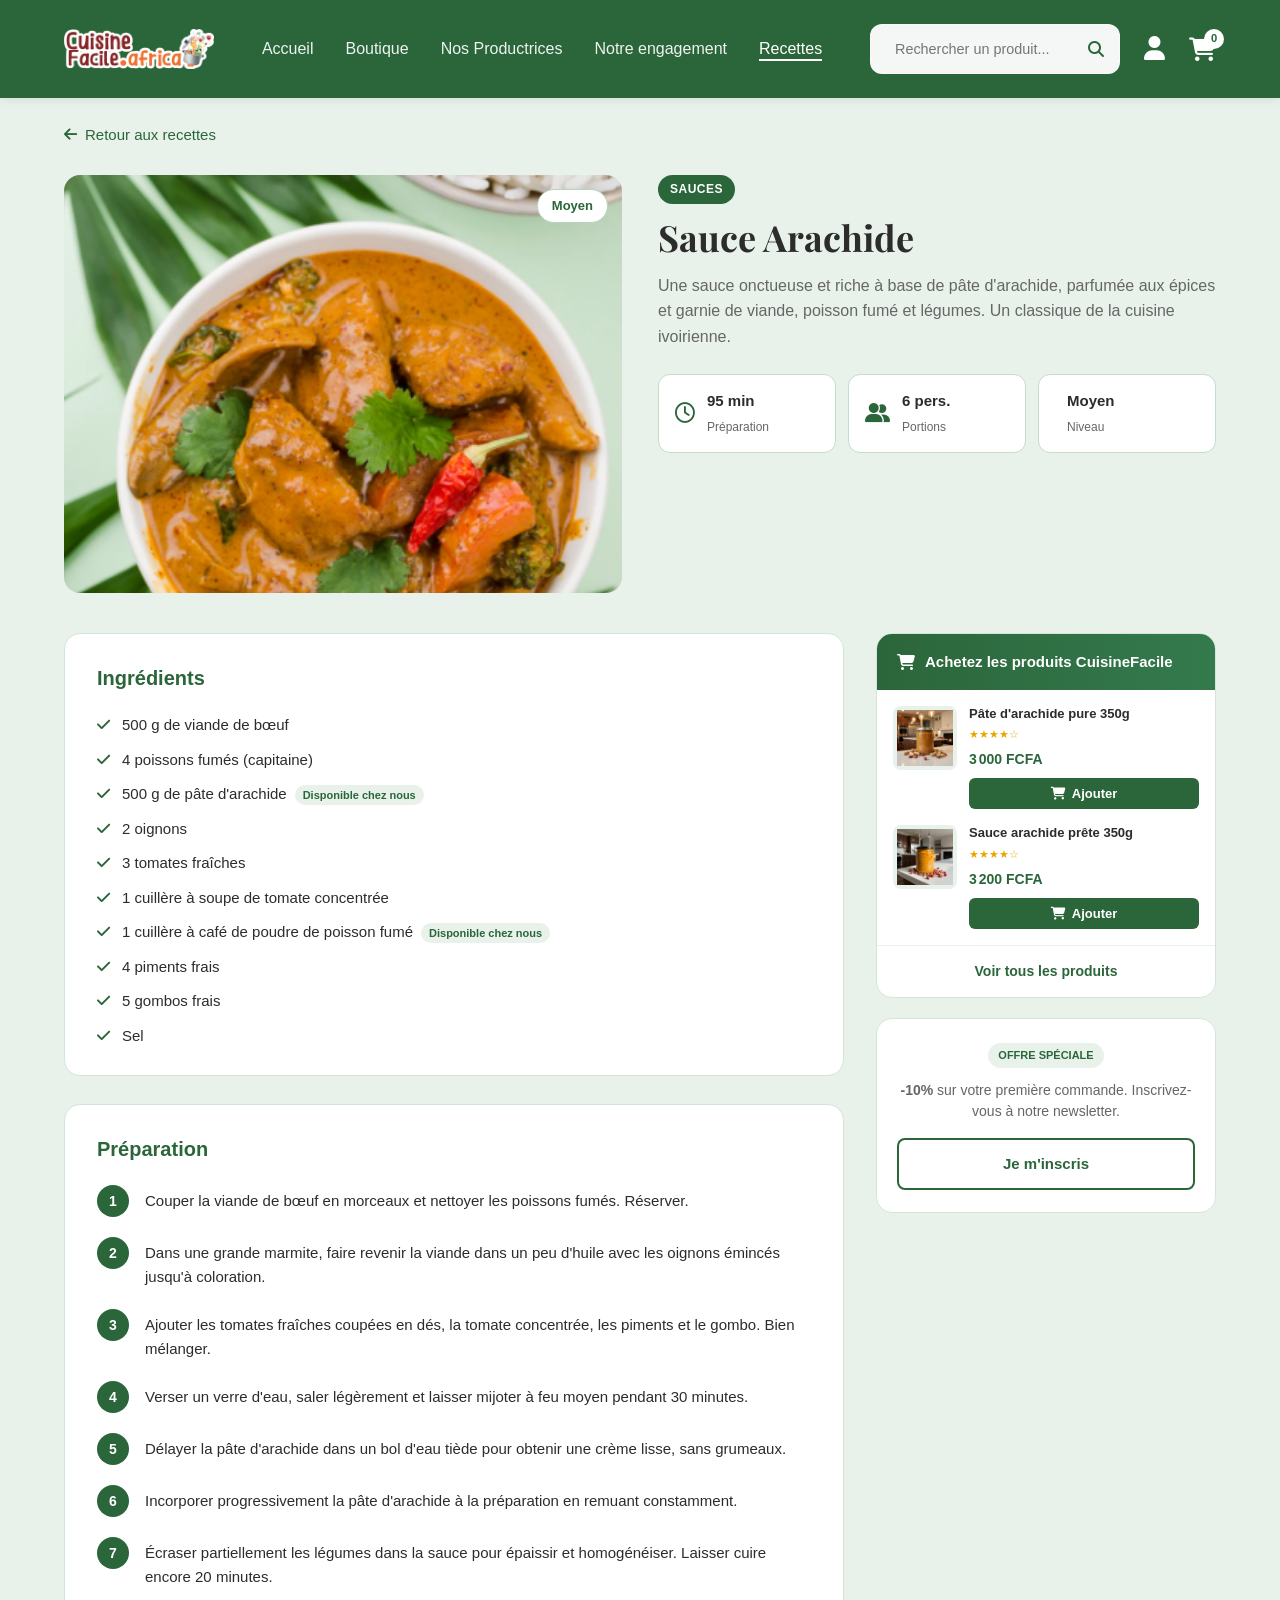
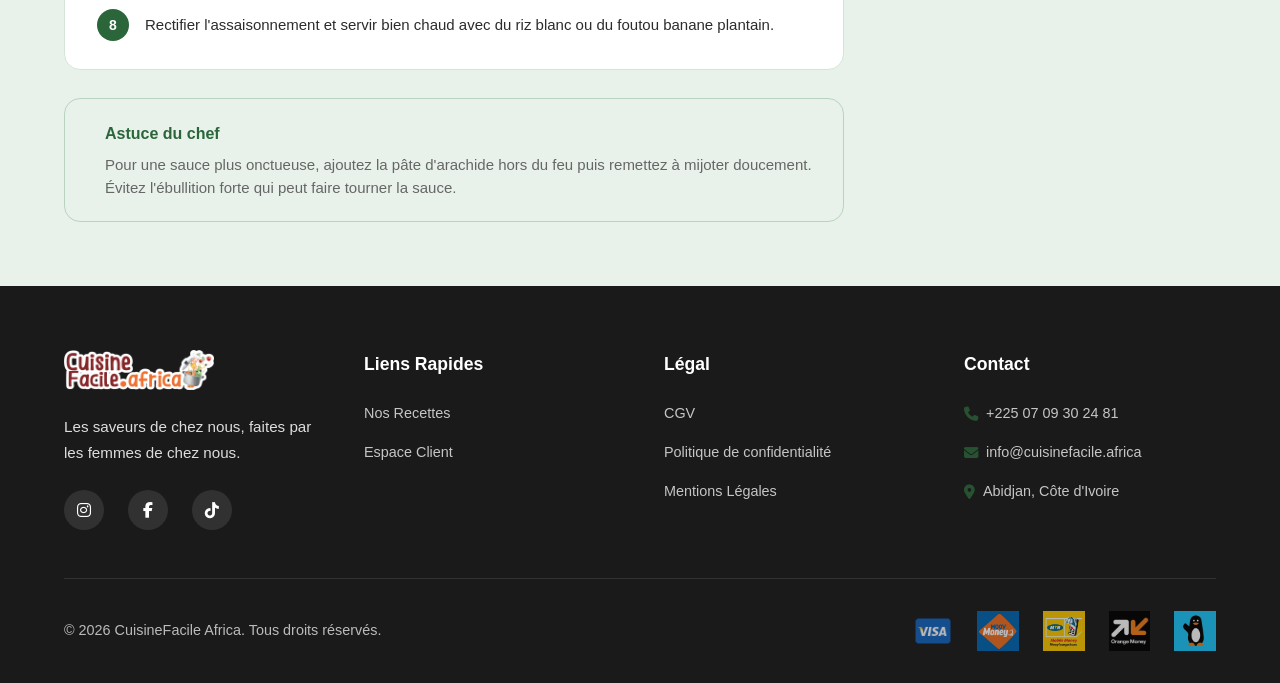
<file: recette.html>
<!DOCTYPE html>
<html lang="fr">
<head>
    <meta charset="UTF-8">
    <meta name="viewport" content="width=device-width, initial-scale=1.0">
    <title>Recette - CuisineFacile.africa</title>
    <meta name="description" content="Recette traditionnelle et produits CuisineFacile pour la réussir.">
    <link rel="stylesheet" href="style.css?v=20260602">
    <link rel="stylesheet" href="product-flagship.css?v=20260602">
    <link rel="stylesheet" href="https://cdnjs.cloudflare.com/ajax/libs/font-awesome/6.4.0/css/all.min.css">
    <link rel="preconnect" href="https://fonts.googleapis.com">
    <link rel="preconnect" href="https://fonts.gstatic.com" crossorigin>
    <link href="https://fonts.googleapis.com/css2?family=Inter:wght@400;500;600;700&family=Playfair+Display:ital,wght@0,600;0,700;1,400&display=swap" rel="stylesheet">
</head>
<body class="page-recette-detail">
    <header class="header">
        <div class="container">
            <nav class="nav">
                <a href="index.html" class="logo">
                    <img src="img/LOGO C.png" alt="CuisineFacile Logo" class="header-logo">
                </a>
                <ul class="nav-links" id="navLinks">
                    <li><a href="index.html" class="nav-link">Accueil</a></li>
                    <li><a href="shop.html" class="nav-link">Boutique</a></li>
                    <li><a href="producers.html" class="nav-link">Nos Productrices</a></li>
                    <li><a href="engagement.html" class="nav-link">Notre engagement</a></li>
                    <li><a href="recettes.html" class="nav-link active">Recettes</a></li>
                </ul>
                <div class="nav-actions">
                    <div class="search-box">
                        <input type="text" class="search-input" placeholder="Rechercher un produit...">
                        <i class="fas fa-search search-icon"></i>
                    </div>
                    <button class="user-btn" type="button" aria-label="Mon compte"><i class="fas fa-user"></i></button>
                    <a href="cart.html" class="cart-btn" aria-label="Voir le panier">
                        <i class="fas fa-shopping-cart"></i>
                        <span class="cart-count">0</span>
                    </a>
                    <button class="mobile-menu-btn" id="mobileMenuBtn" type="button" aria-label="Menu"><i class="fas fa-bars"></i></button>
                </div>
            </nav>
        </div>
    </header>

    <main class="recette-detail-page">
        <div class="container">
            <a href="recettes.html" class="recette-detail-back"><i class="fas fa-arrow-left" aria-hidden="true"></i> Retour aux recettes</a>

            <!-- En-tête recette -->
            <section class="recette-detail-hero">
                <div class="recette-detail-hero-image">
                    <img id="recetteHeroImg" src="" alt="">
                    <span class="recette-detail-difficulty-badge" id="recetteDifficultyBadge">Moyen</span>
                </div>
                <div class="recette-detail-hero-info">
                    <span class="recette-detail-category" id="recetteCategory">Sauces</span>
                    <h1 class="recette-detail-title" id="recetteTitle">Sauce Arachide</h1>
                    <p class="recette-detail-intro" id="recetteDesc"></p>
                    <div class="recette-detail-stats">
                        <div class="recette-detail-stat">
                            <i class="far fa-clock" aria-hidden="true"></i>
                            <div>
                                <strong id="recetteTime">95 min</strong>
                                <span>Préparation</span>
                            </div>
                        </div>
                        <div class="recette-detail-stat">
                            <i class="fas fa-user-friends" aria-hidden="true"></i>
                            <div>
                                <strong id="recettePortions">6 pers.</strong>
                                <span>Portions</span>
                            </div>
                        </div>
                        <div class="recette-detail-stat">
                            <i class="fas fa-hat-chef" aria-hidden="true"></i>
                            <div>
                                <strong id="recetteDifficulty">Moyen</strong>
                                <span>Niveau</span>
                            </div>
                        </div>
                    </div>
                </div>
            </section>

            <div class="recette-detail-layout">
                <div class="recette-detail-main">
                    <section class="recette-detail-block">
                        <h2>Ingrédients</h2>
                        <ul class="recette-detail-ingredients" id="recetteIngredientsList"></ul>
                    </section>

                    <section class="recette-detail-block">
                        <h2>Préparation</h2>
                        <ol class="recette-detail-steps" id="recetteStepsList"></ol>
                    </section>

                    <aside class="recette-detail-tip">
                        <i class="fas fa-hat-chef" aria-hidden="true"></i>
                        <div>
                            <h3>Astuce du chef</h3>
                            <p id="recetteTip"></p>
                        </div>
                    </aside>
                </div>

                <aside class="recette-detail-sidebar">
                    <div class="recette-shop-box">
                        <div class="recette-shop-box-header">
                            <i class="fas fa-shopping-cart" aria-hidden="true"></i>
                            <h3>Achetez les produits CuisineFacile</h3>
                        </div>
                        <div class="recette-shop-list" id="recetteShopProducts"></div>
                        <a href="shop.html" class="recette-shop-all">Voir tous les produits</a>
                    </div>

                    <div class="recette-newsletter-box">
                        <span class="recette-newsletter-badge">Offre spéciale</span>
                        <p><strong>-10%</strong> sur votre première commande. Inscrivez-vous à notre newsletter.</p>
                        <a href="register.html" class="recette-newsletter-btn">Je m'inscris</a>
                    </div>
                </aside>
            </div>
        </div>
    </main>

    <footer class="footer">
        <div class="container">
            <div class="footer-grid">
                <div class="footer-brand">
                    <div class="logo">
                        <img src="img/LOGO C.png" alt="CuisineFacile Logo" class="footer-logo">
                    </div>
                    <p class="footer-description">Les saveurs de chez nous, faites par les femmes de chez nous.</p>
                    <div class="footer-social">
                        <a href="https://www.instagram.com/cuisine_facile_africa/" class="social-link"><i class="fab fa-instagram"></i></a>
                        <a href="https://www.facebook.com/CuisineFacileAfrica1/" class="social-link"><i class="fab fa-facebook-f"></i></a>
                        <a href="https://www.tiktok.com/@cuisine.facile.af?_t=8f1cqdY7nc5&_r=1" class="social-link"><i class="fab fa-tiktok"></i></a>
                    </div>
                </div>
                <div>
                    <h4 class="footer-title">Liens Rapides</h4>
                    <ul class="footer-links">
                        <li><a href="recettes.html" class="footer-link">Nos Recettes</a></li>
                        <li><a href="#" class="footer-link">Espace Client</a></li>
                    </ul>
                </div>
                <div>
                    <h4 class="footer-title">Légal</h4>
                    <ul class="footer-links">
                        <li><a href="cgv.html" class="footer-link">CGV</a></li>
                        <li><a href="politique-confidentialite.html" class="footer-link">Politique de confidentialité</a></li>
                        <li><a href="mentions-legales.html" class="footer-link">Mentions Légales</a></li>
                    </ul>
                </div>
                <div>
                    <h4 class="footer-title">Contact</h4>
                    <ul class="footer-links">
                        <li><a href="tel:+2250709302481" class="footer-link"><i class="fas fa-phone"></i> +225 07 09 30 24 81</a></li>
                        <li><a href="mailto:info@cuisinefacile.africa" class="footer-link"><i class="fas fa-envelope"></i> info@cuisinefacile.africa</a></li>
                        <li><a href="#" class="footer-link"><i class="fas fa-map-marker-alt"></i> Abidjan, Côte d'Ivoire</a></li>
                    </ul>
                </div>
            </div>
            <div class="footer-bottom">
                <div class="footer-bottom-content">
                    <p>&copy; 2026 CuisineFacile Africa. Tous droits réservés.</p>
                    <div class="payment-methods">
                        <img src="img/visa.png" alt="Visa" class="payment-img">
                        <img src="img/moov-money.png" alt="Moov Money" class="payment-img">
                        <img src="img/mtn-money.png" alt="MTN Mobile Money" class="payment-img">
                        <img src="img/orange-money.jpg" alt="Orange Money" class="payment-img">
                        <img src="img/wave.webp" alt="Wave" class="payment-img">
                    </div>
                </div>
            </div>
        </div>
    </footer>

    <div class="modal" id="loginModal">
        <div class="modal-overlay" id="modalOverlay"></div>
        <div class="modal-content">
            <button class="modal-close" id="modalClose"><i class="fas fa-times"></i></button>
            <div class="modal-header">
                <h2>Connexion</h2>
                <p>Bienvenue sur CuisineFacile</p>
            </div>
            <form class="login-form">
                <div class="form-group">
                    <label for="email">Email</label>
                    <input type="email" id="email" name="email" placeholder="votre@email.com" required>
                </div>
                <div class="form-group">
                    <label for="password">Mot de passe</label>
                    <input type="password" id="password" name="password" placeholder="••••••••" required>
                </div>
                <button type="submit" class="btn btn-primary btn-full">Se connecter</button>
                <p class="modal-footer-text">Pas encore de compte ? <a href="register.html" class="register-link">S'inscrire</a></p>
            </form>
        </div>
    </div>

    <script src="script.js?v=20260604"></script>
    <script src="js/recettes-data.js"></script>
    <script src="js/recette-page.js?v=20260604"></script>
</body>
</html>
</file>
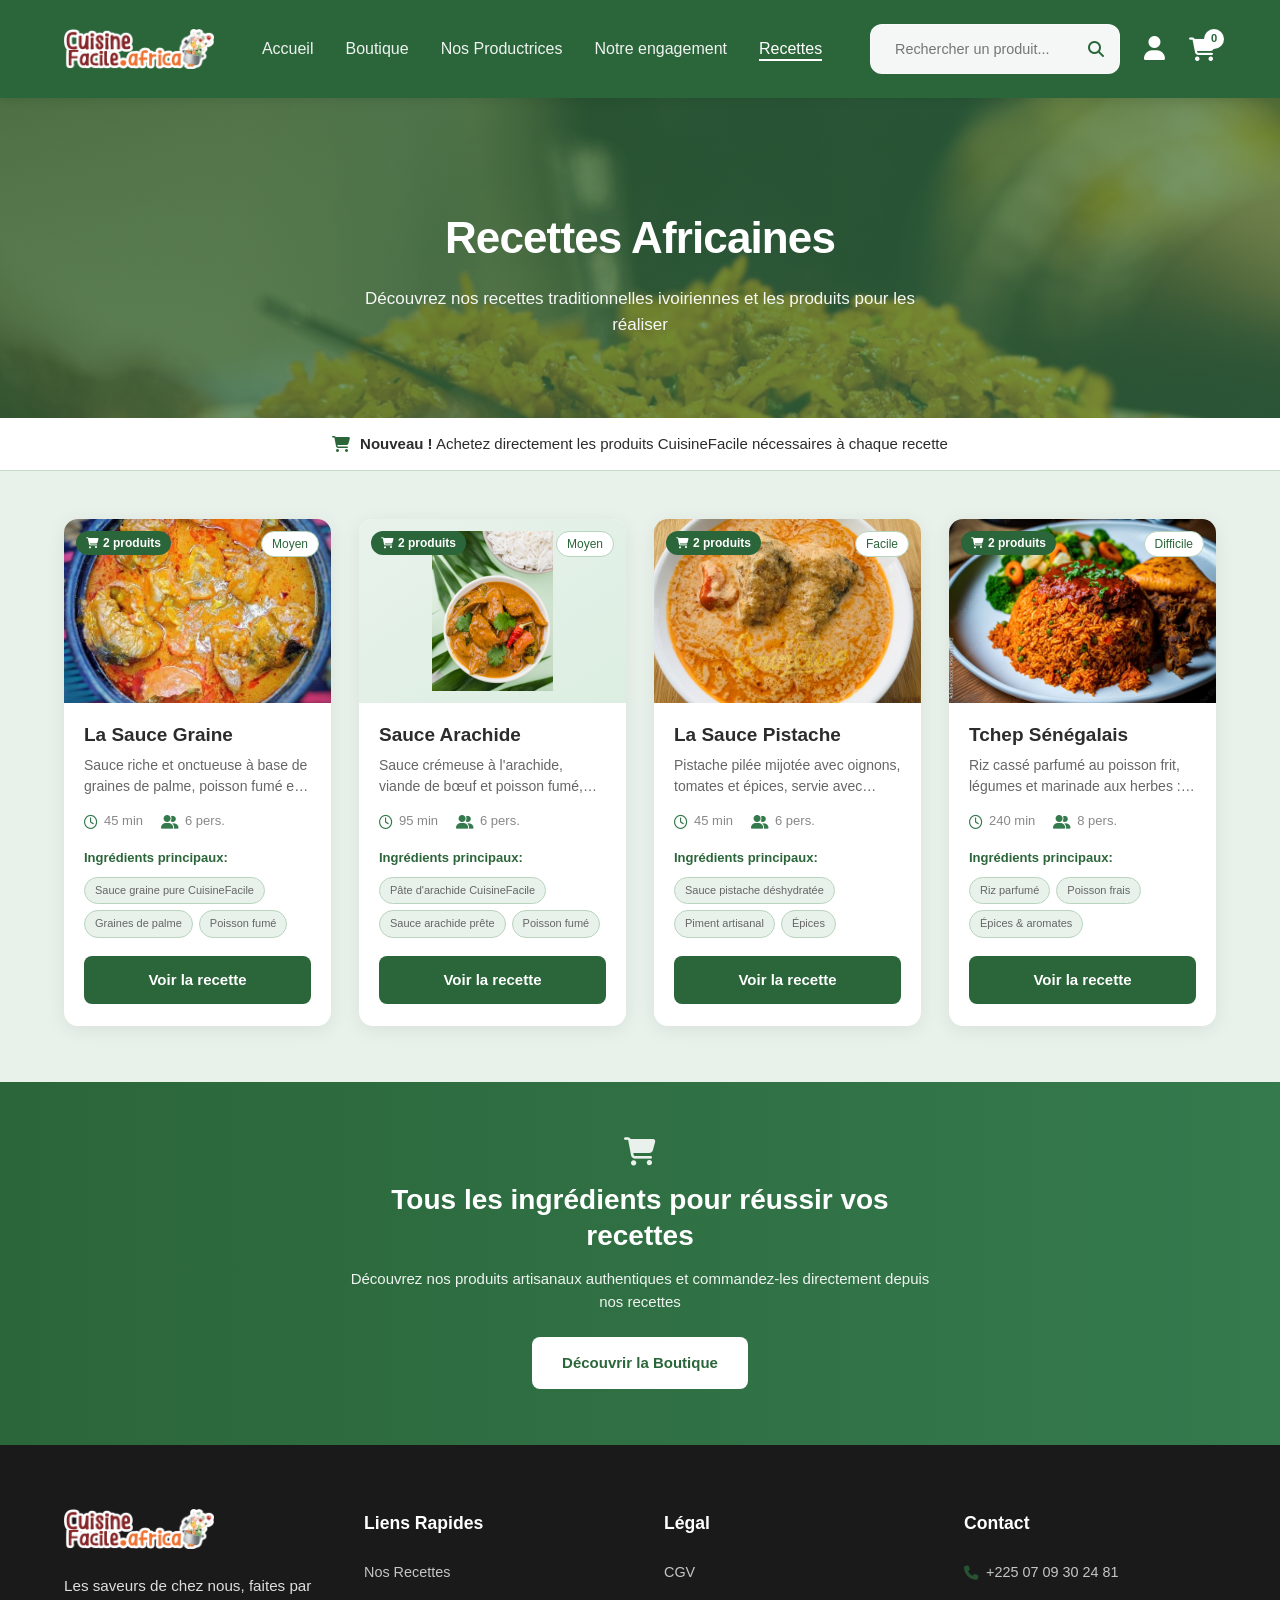
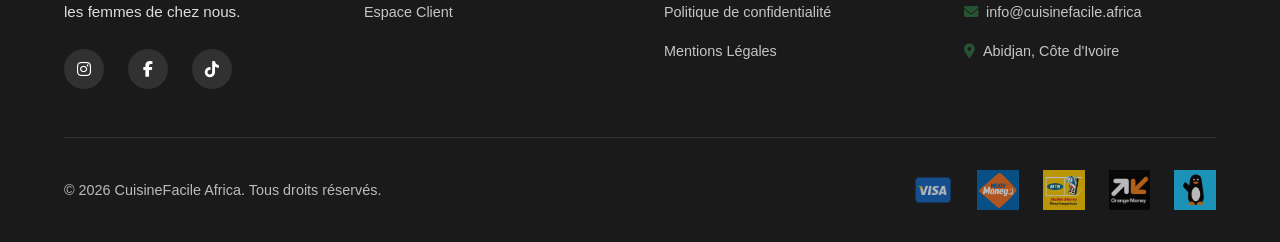
<file: recettes.html>
<!DOCTYPE html>
<html lang="fr">
<head>
    <meta charset="UTF-8">
    <meta name="viewport" content="width=device-width, initial-scale=1.0">
    <title>Recettes Africaines - CuisineFacile.africa</title>
    <meta name="description" content="Découvrez nos recettes traditionnelles ivoiriennes et les produits CuisineFacile pour les réaliser.">
    <link rel="stylesheet" href="style.css?v=20260604">
    <link rel="stylesheet" href="product-flagship.css?v=20260601">
    <link rel="stylesheet" href="https://cdnjs.cloudflare.com/ajax/libs/font-awesome/6.4.0/css/all.min.css">
    <link rel="preconnect" href="https://fonts.googleapis.com">
    <link rel="preconnect" href="https://fonts.gstatic.com" crossorigin>
    <link href="https://fonts.googleapis.com/css2?family=Inter:wght@400;500;600;700&family=Playfair+Display:ital,wght@0,600;0,700;1,400&display=swap" rel="stylesheet">
</head>
<body class="page-recettes">
    <header class="header">
        <div class="container">
            <nav class="nav">
                <a href="index.html" class="logo">
                    <img src="img/LOGO C.png" alt="CuisineFacile Logo" class="header-logo">
                </a>

                <ul class="nav-links" id="navLinks">
                    <li><a href="index.html" class="nav-link">Accueil</a></li>
                    <li><a href="shop.html" class="nav-link">Boutique</a></li>
                    <li><a href="producers.html" class="nav-link">Nos Productrices</a></li>
                    <li><a href="engagement.html" class="nav-link">Notre engagement</a></li>
                    <li><a href="recettes.html" class="nav-link active">Recettes</a></li>
                </ul>

                <div class="nav-actions">
                    <div class="search-box">
                        <input type="text" class="search-input" placeholder="Rechercher un produit...">
                        <i class="fas fa-search search-icon"></i>
                    </div>
                    <button class="user-btn" type="button" aria-label="Mon compte">
                        <i class="fas fa-user"></i>
                    </button>
                    <a href="cart.html" class="cart-btn" aria-label="Voir le panier">
                        <i class="fas fa-shopping-cart"></i>
                        <span class="cart-count">0</span>
                    </a>
                    <button class="mobile-menu-btn" id="mobileMenuBtn" type="button" aria-label="Menu">
                        <i class="fas fa-bars"></i>
                    </button>
                </div>
            </nav>
        </div>
    </header>

    <main class="recettes-page">
        <!-- Hero -->
        <section class="recettes-hero" aria-labelledby="recettes-hero-title">
            <div class="recettes-hero-overlay"></div>
            <div class="container recettes-hero-content">
                <i class="fas fa-hat-chef recettes-hero-icon" aria-hidden="true"></i>
                <h1 id="recettes-hero-title">Recettes Africaines</h1>
                <p class="recettes-hero-subtitle">Découvrez nos recettes traditionnelles ivoiriennes et les produits pour les réaliser</p>
            </div>
        </section>

        <!-- Annonce -->
        <div class="recettes-announce" role="note">
            <div class="container recettes-announce-inner">
                <i class="fas fa-shopping-cart" aria-hidden="true"></i>
                <p><strong>Nouveau !</strong> Achetez directement les produits CuisineFacile nécessaires à chaque recette</p>
            </div>
        </div>

        <!-- Grille recettes -->
        <section class="recettes-list-section">
            <div class="container">
                <div class="recettes-grid recettes-grid--four" id="recettesGrid" aria-live="polite"></div>
            </div>
        </section>

        <!-- Bannière CTA -->
        <section class="recettes-cta" aria-labelledby="recettes-cta-title">
            <div class="container recettes-cta-inner">
                <i class="fas fa-shopping-cart recettes-cta-icon" aria-hidden="true"></i>
                <h2 id="recettes-cta-title">Tous les ingrédients pour réussir vos recettes</h2>
                <p>Découvrez nos produits artisanaux authentiques et commandez-les directement depuis nos recettes</p>
                <a href="shop.html" class="recettes-cta-btn">Découvrir la Boutique</a>
            </div>
        </section>
    </main>

    <footer class="footer">
        <div class="container">
            <div class="footer-grid">
                <div class="footer-brand">
                    <div class="logo">
                        <img src="img/LOGO C.png" alt="CuisineFacile Logo" class="footer-logo">
                    </div>
                    <p class="footer-description">Les saveurs de chez nous, faites par les femmes de chez nous.</p>
                    <div class="footer-social">
                        <a href="https://www.instagram.com/cuisine_facile_africa/" class="social-link"><i class="fab fa-instagram"></i></a>
                        <a href="https://www.facebook.com/CuisineFacileAfrica1/" class="social-link"><i class="fab fa-facebook-f"></i></a>
                        <a href="https://www.tiktok.com/@cuisine.facile.af?_t=8f1cqdY7nc5&_r=1" class="social-link"><i class="fab fa-tiktok"></i></a>
                    </div>
                </div>

                <div>
                    <h4 class="footer-title">Liens Rapides</h4>
                    <ul class="footer-links">
                        <li><a href="recettes.html" class="footer-link">Nos Recettes</a></li>
                        <li><a href="#" class="footer-link">Espace Client</a></li>
                    </ul>
                </div>

                <div>
                    <h4 class="footer-title">Légal</h4>
                    <ul class="footer-links">
                        <li><a href="cgv.html" class="footer-link">CGV</a></li>
                        <li><a href="politique-confidentialite.html" class="footer-link">Politique de confidentialité</a></li>
                        <li><a href="mentions-legales.html" class="footer-link">Mentions Légales</a></li>
                    </ul>
                </div>

                <div>
                    <h4 class="footer-title">Contact</h4>
                    <ul class="footer-links">
                        <li><a href="tel:+2250709302481" class="footer-link"><i class="fas fa-phone"></i> +225 07 09 30 24 81</a></li>
                        <li><a href="mailto:info@cuisinefacile.africa" class="footer-link"><i class="fas fa-envelope"></i> info@cuisinefacile.africa</a></li>
                        <li><a href="#" class="footer-link"><i class="fas fa-map-marker-alt"></i> Abidjan, Côte d'Ivoire</a></li>
                    </ul>
                </div>
            </div>

            <div class="footer-bottom">
                <div class="footer-bottom-content">
                    <p>&copy; 2026 CuisineFacile Africa. Tous droits réservés.</p>
                    <div class="payment-methods">
                        <img src="img/visa.png" alt="Visa" class="payment-img">
                        <img src="img/moov-money.png" alt="Moov Money" class="payment-img">
                        <img src="img/mtn-money.png" alt="MTN Mobile Money" class="payment-img">
                        <img src="img/orange-money.jpg" alt="Orange Money" class="payment-img">
                        <img src="img/wave.webp" alt="Wave" class="payment-img">
                    </div>
                </div>
            </div>
        </div>
    </footer>

    <div class="modal" id="loginModal">
        <div class="modal-overlay" id="modalOverlay"></div>
        <div class="modal-content">
            <button class="modal-close" id="modalClose"><i class="fas fa-times"></i></button>
            <div class="modal-header">
                <h2>Connexion</h2>
                <p>Bienvenue sur CuisineFacile</p>
            </div>
            <form class="login-form">
                <div class="form-group">
                    <label for="email">Email</label>
                    <input type="email" id="email" name="email" placeholder="votre@email.com" required>
                </div>
                <div class="form-group">
                    <label for="password">Mot de passe</label>
                    <input type="password" id="password" name="password" placeholder="••••••••" required>
                </div>
                <div class="form-options">
                    <label class="checkbox-label">
                        <input type="checkbox" name="remember">
                        <span>Se souvenir de moi</span>
                    </label>
                    <a href="#" class="forgot-password">Mot de passe oublié ?</a>
                </div>
                <button type="submit" class="btn btn-primary btn-full">Se connecter</button>
                <div class="modal-divider"><span>ou</span></div>
                <button type="button" class="btn btn-social btn-google">
                    <i class="fab fa-google"></i> Continuer avec Google
                </button>
                <button type="button" class="btn btn-social btn-facebook">
                    <i class="fab fa-facebook-f"></i> Continuer avec Facebook
                </button>
                <p class="modal-footer-text">
                    Pas encore de compte ? <a href="register.html" class="register-link">S'inscrire</a>
                </p>
            </form>
        </div>
    </div>

    <script src="js/recettes-data.js"></script>
    <script src="js/recettes-list.js"></script>
    <script src="script.js?v=20260604"></script>
</body>
</html>
</file>
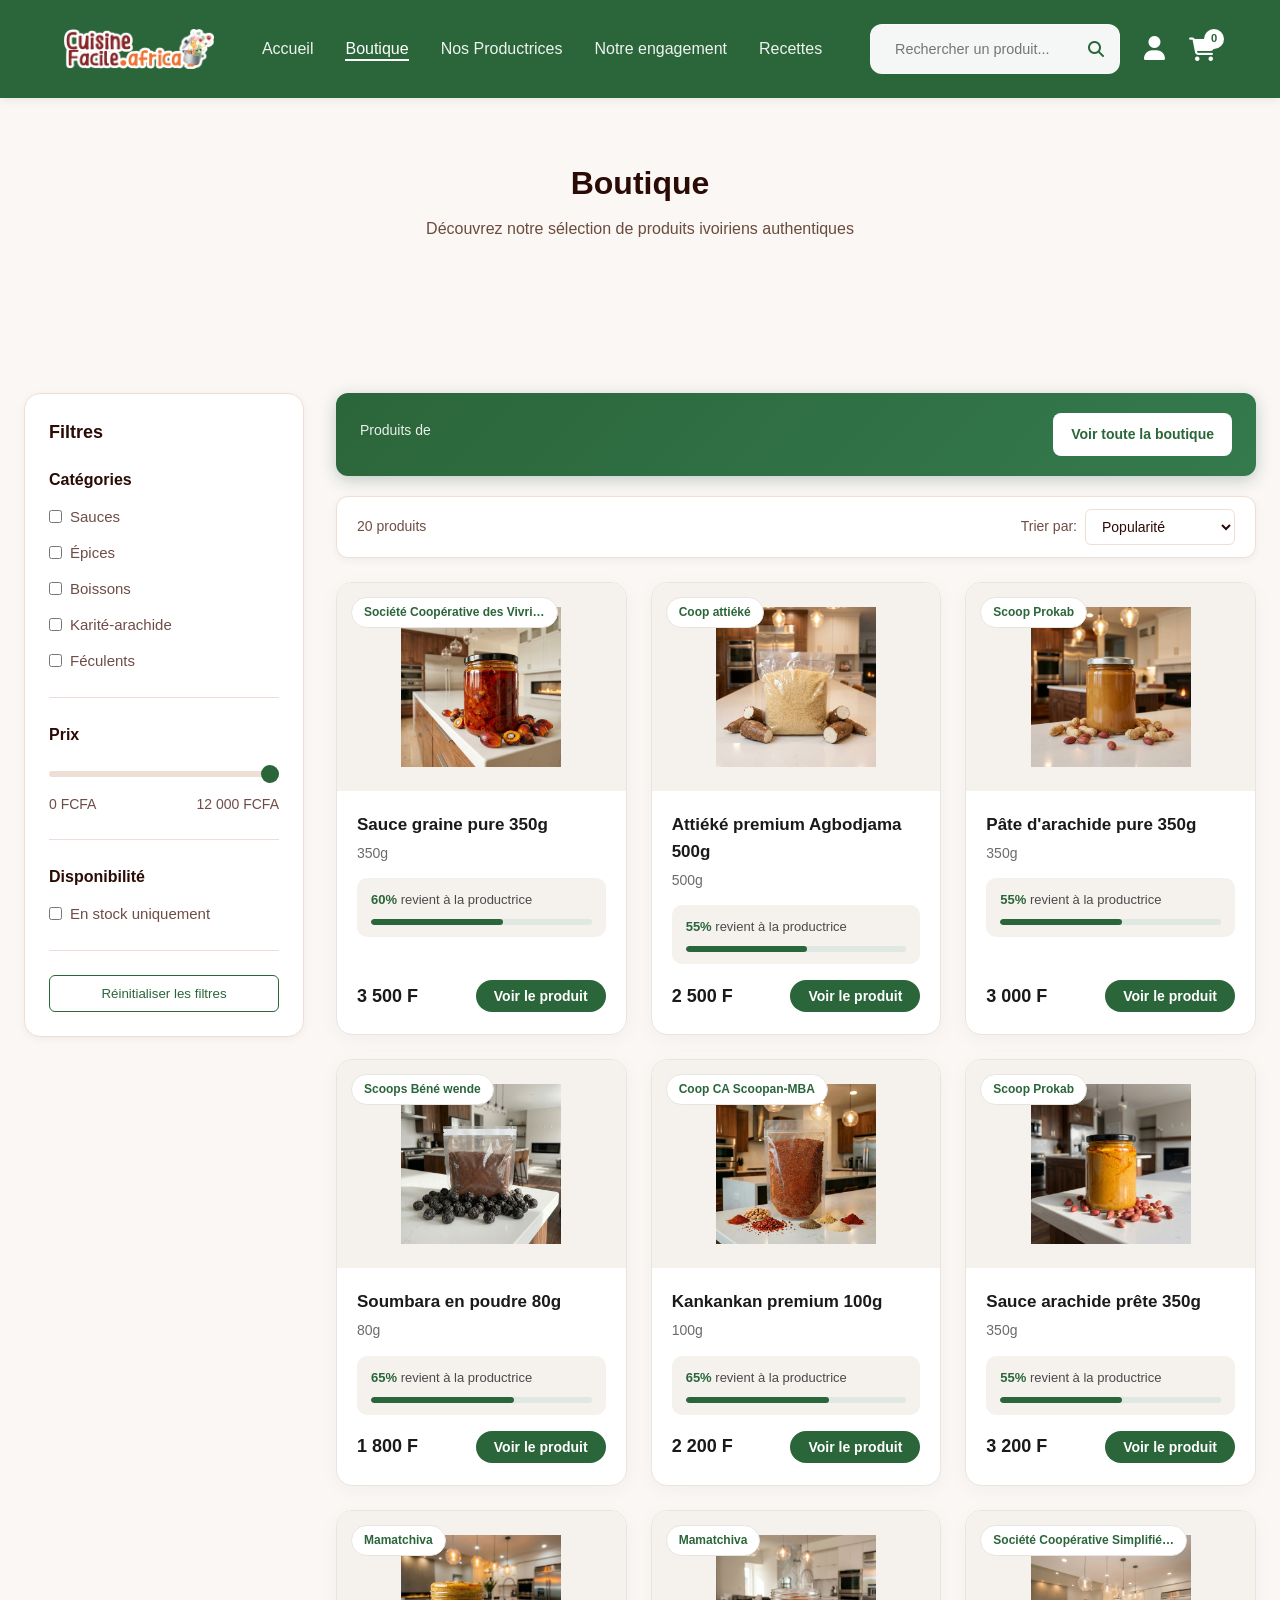
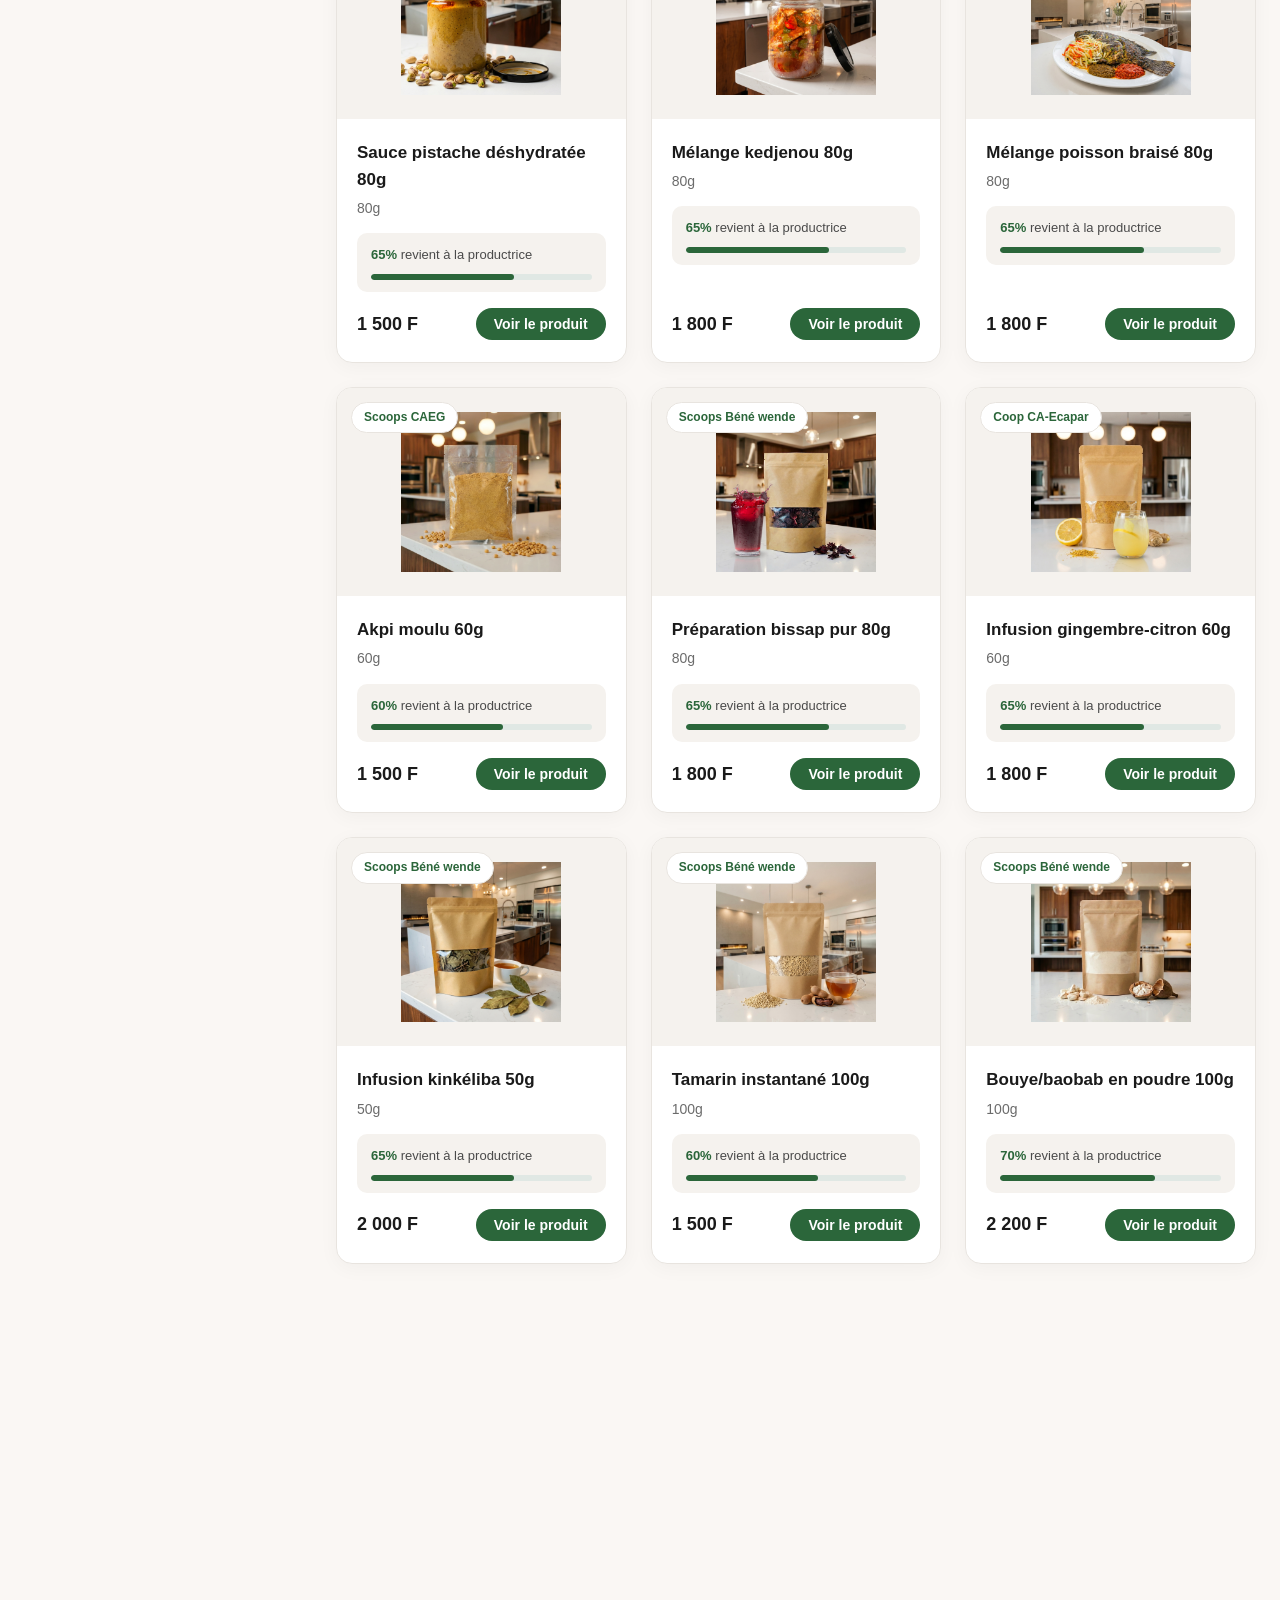
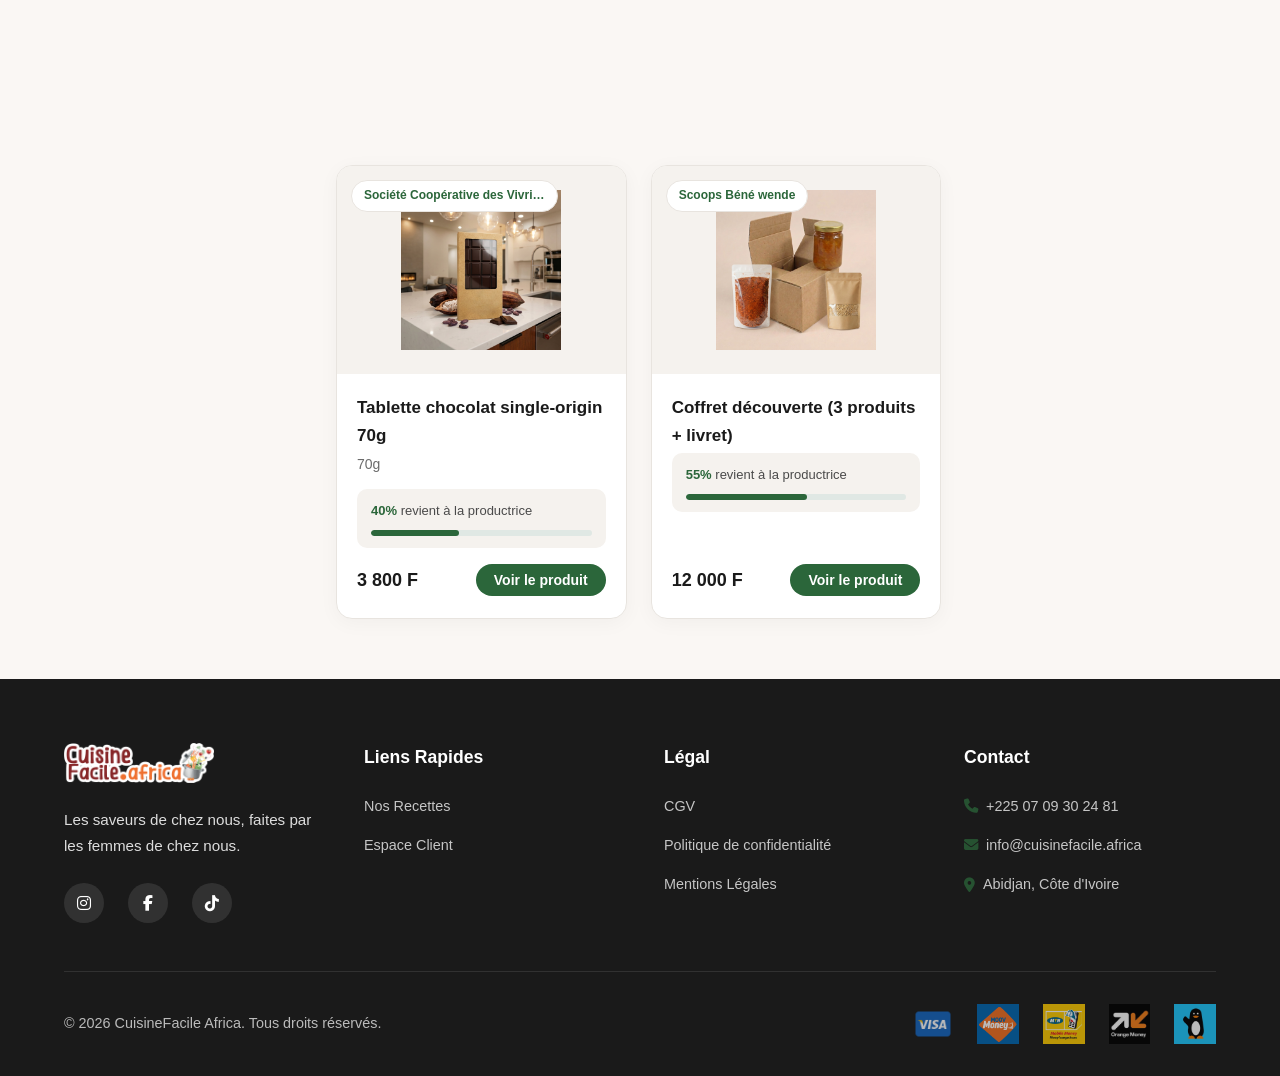
<file: shop.html>
<!DOCTYPE html>
<html lang="fr">
<head>
    <meta charset="UTF-8">
    <meta name="viewport" content="width=device-width, initial-scale=1.0">
    <title>Boutique - CuisineFacile.africa</title>
    <meta name="description" content="Découvrez tous nos produits alimentaires ivoiriens transformés par des coopératives féminines locales.">
    <link rel="stylesheet" href="style.css">
    <link rel="stylesheet" href="product-flagship.css">
    <link rel="stylesheet" href="https://cdnjs.cloudflare.com/ajax/libs/font-awesome/6.4.0/css/all.min.css">
    <link rel="preconnect" href="https://fonts.googleapis.com">
    <link rel="preconnect" href="https://fonts.gstatic.com" crossorigin>
    <link href="https://fonts.googleapis.com/css2?family=Inter:wght@400;500;600;700&family=Playfair+Display:wght@600;700&display=swap" rel="stylesheet">
</head>
<body class="page-shop">
    <!-- Header / Navigation -->
    <header class="header">
        <div class="container">
            <nav class="nav">
                <a href="index.html" class="logo">
                    <img src="img/LOGO C.png" alt="CuisineFacile Logo" class="header-logo">
                </a>
                
                <ul class="nav-links" id="navLinks">
                    <li><a href="index.html" class="nav-link">Accueil</a></li>
                    <li><a href="shop.html" class="nav-link active">Boutique</a></li>
                    <li><a href="producers.html" class="nav-link">Nos Productrices</a></li>
                    <li><a href="engagement.html" class="nav-link">Notre engagement</a></li>
                    <li><a href="recettes.html" class="nav-link">Recettes</a></li>
                </ul>
                
                <div class="nav-actions">
                    <div class="search-box">
                        <input type="text" class="search-input" placeholder="Rechercher un produit...">
                        <i class="fas fa-search search-icon"></i>
                    </div>
                    <button class="user-btn">
                        <i class="fas fa-user"></i>
                    </button>
                    <a href="cart.html" class="cart-btn" aria-label="Voir le panier">
                        <i class="fas fa-shopping-cart"></i>
                        <span class="cart-count">0</span>
                    </a>
                    <button class="mobile-menu-btn" id="mobileMenuBtn">
                        <i class="fas fa-bars"></i>
                    </button>
                </div>
            </nav>
        </div>
    </header>

    <!-- Page Header -->
    <section class="section products-section">
        <div class="container">
            <div class="section-header">
                <h1 class="section-title">Boutique</h1>
                <p class="section-subtitle">Découvrez notre sélection de produits ivoiriens authentiques</p>
            </div>
        </div>
    </section>

    <!-- Shop Content -->
    <section class="section products-section">
        <div class="container">
            <div class="shop-layout">
                <!-- Filters Sidebar -->
                <aside class="filters-sidebar">
                    <div class="filter-section">
                        <h3 class="filter-title">Filtres</h3>
                        
                        <div class="filter-section">
                            <h4 class="filter-subtitle">Catégories</h4>
                            <ul class="filter-list">
                                <li><label class="filter-label"><input type="checkbox" data-category="sauces"> Sauces</label></li>
                                <li><label class="filter-label"><input type="checkbox" data-category="epices"> Épices</label></li>
                                <li><label class="filter-label"><input type="checkbox" data-category="boissons"> Boissons</label></li>
                                <li><label class="filter-label"><input type="checkbox" data-category="karite-arachide"> Karité-arachide</label></li>
                                <li><label class="filter-label"><input type="checkbox" data-category="feculents"> Féculents</label></li>
                            </ul>
                        </div>

                        <div class="filter-section">
                            <h4 class="filter-subtitle">Prix</h4>
                            <div class="price-range">
                                <input type="range" min="0" max="12000" value="12000" class="price-slider">
                                <div class="price-labels">
                                    <span>0 FCFA</span>
                                    <span>12 000 FCFA</span>
                                </div>
                            </div>
                        </div>

                        <div class="filter-section">
                            <h4 class="filter-subtitle">Disponibilité</h4>
                            <ul class="filter-list">
                                <li><label class="filter-label"><input type="checkbox"> En stock uniquement</label></li>
                            </ul>
                        </div>

                        <button type="button" class="btn btn-secondary" id="resetFiltersBtn" style="width: 100%;">Réinitialiser les filtres</button>
                    </div>
                </aside>

                <!-- Products Grid -->
                <div class="shop-main">
                    <div id="shopCoopBanner" class="shop-coop-banner" hidden>
                        <div class="shop-coop-banner-text">
                            <p class="shop-coop-banner-label">Produits de</p>
                            <h2 id="shopCoopBannerTitle" class="shop-coop-banner-title"></h2>
                            <p id="shopCoopBannerProducts" class="shop-coop-banner-products"></p>
                        </div>
                        <a href="shop.html" class="shop-coop-banner-clear">Voir toute la boutique</a>
                    </div>

                    <!-- Sort Bar -->
                    <div class="sort-bar">
                        <p class="results-count" id="resultsCount">20 produits</p>
                        <div class="sort-options">
                            <label for="sort-select">Trier par:</label>
                            <select id="sort-select" class="sort-select">
                                <option value="popularity">Popularité</option>
                                <option value="price-low">Prix: croissant</option>
                                <option value="price-high">Prix: décroissant</option>
                                <option value="newest">Nouveautés</option>
                                <option value="rating">Note</option>
                            </select>
                        </div>
                    </div>

                    <!-- Products Grid -->
                    <div class="products-grid products-grid--flagship" id="shopProductsGrid">
                        <!-- Produits par coopérative -->
                        <div class="product-card" data-product-link="product.html" data-cooperative="vivriers-san-pedro">
                            <div class="product-image">
                                <button class="product-favorite"><i class="far fa-heart"></i></button>
                                <img src="img/Sauce graine pure 350g.png" alt="Sauce graine pure 350g">
                            </div>
                            <div class="product-info">
                                <h3 class="product-name">Sauce graine pure 350g</h3>
                                <p class="product-coop">Société Coopérative des Vivriers de San Pedro</p>
                                <div class="product-rating"><span class="stars">★★★★☆</span><span class="rating-count">4.7</span></div>
                                <div class="product-footer"><span class="product-price">3 500 FCFA</span><button type="button" class="btn-view-product">Voir le produit</button></div>
                            </div>
                        </div>
                        <!-- Coop attiéké -->
                        <div class="product-card" data-product-link="product.html" data-cooperative="coop-attieke">
                            <div class="product-image">
                                <button class="product-favorite"><i class="far fa-heart"></i></button>
                                <img src="img/Attiéké premium Agbodjama 500g.png" alt="Attiéké premium Agbodjama 500g">
                            </div>
                            <div class="product-info">
                                <h3 class="product-name">Attiéké premium Agbodjama 500g</h3>
                                <p class="product-coop">Coop attiéké</p>
                                <div class="product-rating"><span class="stars">★★★★☆</span><span class="rating-count">4.8</span></div>
                                <div class="product-footer"><span class="product-price">2 500 FCFA</span><button type="button" class="btn-view-product">Voir le produit</button></div>
                            </div>
                        </div>
                        <div class="product-card" data-product-link="product.html" data-cooperative="scoop-prokab">
                            <div class="product-image">
                                <button class="product-favorite"><i class="far fa-heart"></i></button>
                                <img src="img/Pâte d'arachide pure 350g.png" alt="Pâte d'arachide pure 350g">
                            </div>
                            <div class="product-info">
                                <h3 class="product-name">Pâte d'arachide pure 350g</h3>
                                <p class="product-coop">Scoop Prokab</p>
                                <div class="product-rating"><span class="stars">★★★★☆</span><span class="rating-count">4.6</span></div>
                                <div class="product-footer"><span class="product-price">3 000 FCFA</span><button type="button" class="btn-view-product">Voir le produit</button></div>
                            </div>
                        </div>

                        <!-- Scoops Béné wende -->
                        <div class="product-card" data-product-link="product.html" data-cooperative="scoops-bene-wende">
                            <div class="product-image">
                                <button class="product-favorite"><i class="far fa-heart"></i></button>
                                <img src="img/Soumbara en poudre 80g.png" alt="Soumbara en poudre 80g">
                            </div>
                            <div class="product-info">
                                <h3 class="product-name">Soumbara en poudre 80g</h3>
                                <p class="product-coop">Scoops Béné wende</p>
                                <div class="product-rating"><span class="stars">★★★★☆</span><span class="rating-count">4.6</span></div>
                                <div class="product-footer"><span class="product-price">1 800 FCFA</span><button type="button" class="btn-view-product">Voir le produit</button></div>
                            </div>
                        </div>
                        <div class="product-card" data-product-link="product.html" data-cooperative="scoopan-mba">
                            <div class="product-image">
                                <button class="product-favorite"><i class="far fa-heart"></i></button>
                                <img src="img/Kankankan premium 100g.png" alt="Kankankan premium 100g">
                            </div>
                            <div class="product-info">
                                <h3 class="product-name">Kankankan premium 100g</h3>
                                <p class="product-coop">Coop CA Scoopan-MBA</p>
                                <div class="product-rating"><span class="stars">★★★★☆</span><span class="rating-count">4.7</span></div>
                                <div class="product-footer"><span class="product-price">2 200 FCFA</span><button type="button" class="btn-view-product">Voir le produit</button></div>
                            </div>
                        </div>
                        <div class="product-card" data-product-link="product.html" data-cooperative="scoop-prokab">
                            <div class="product-image">
                                <button class="product-favorite"><i class="far fa-heart"></i></button>
                                <img src="img/Sauce arachide prête 350g.png" alt="Sauce arachide prête 350g">
                            </div>
                            <div class="product-info">
                                <h3 class="product-name">Sauce arachide prête 350g</h3>
                                <p class="product-coop">Scoop Prokab</p>
                                <div class="product-rating"><span class="stars">★★★★☆</span><span class="rating-count">4.7</span></div>
                                <div class="product-footer"><span class="product-price">3 200 FCFA</span><button type="button" class="btn-view-product">Voir le produit</button></div>
                            </div>
                        </div>
                        <div class="product-card" data-product-link="product.html" data-cooperative="mamatchiva">
                            <div class="product-image">
                                <button class="product-favorite"><i class="far fa-heart"></i></button>
                                <img src="img/Sauce pistache déshydratée 80g.png" alt="Sauce pistache déshydratée 80g">
                            </div>
                            <div class="product-info">
                                <h3 class="product-name">Sauce pistache déshydratée 80g</h3>
                                <p class="product-coop">Mamatchiva</p>
                                <div class="product-rating"><span class="stars">★★★★☆</span><span class="rating-count">4.7</span></div>
                                <div class="product-footer"><span class="product-price">1 500 FCFA</span><button type="button" class="btn-view-product">Voir le produit</button></div>
                            </div>
                        </div>
                        <div class="product-card" data-product-link="product.html" data-cooperative="mamatchiva">
                            <div class="product-image">
                                <button class="product-favorite"><i class="far fa-heart"></i></button>
                                <img src="img/Mélange kedjenou 80g.png" alt="Mélange kedjenou 80g">
                            </div>
                            <div class="product-info">
                                <h3 class="product-name">Mélange kedjenou 80g</h3>
                                <p class="product-coop">Mamatchiva</p>
                                <div class="product-rating"><span class="stars">★★★★☆</span><span class="rating-count">4.7</span></div>
                                <div class="product-footer"><span class="product-price">1 800 FCFA</span><button type="button" class="btn-view-product">Voir le produit</button></div>
                            </div>
                        </div>
                        <div class="product-card" data-product-link="product.html" data-cooperative="pecheurs-sud">
                            <div class="product-image">
                                <button class="product-favorite"><i class="far fa-heart"></i></button>
                                <img src="img/Mélange poisson braisé 80g.png" alt="Mélange poisson braisé 80g">
                            </div>
                            <div class="product-info">
                                <h3 class="product-name">Mélange poisson braisé 80g</h3>
                                <p class="product-coop">Société Coopérative Simplifiée des pêcheurs artisanaux du Sud</p>
                                <div class="product-rating"><span class="stars">★★★★☆</span><span class="rating-count">4.7</span></div>
                                <div class="product-footer"><span class="product-price">1 800 FCFA</span><button type="button" class="btn-view-product">Voir le produit</button></div>
                            </div>
                        </div>
                        <div class="product-card" data-product-link="product.html" data-cooperative="scoops-caeg">
                            <div class="product-image">
                                <button class="product-favorite"><i class="far fa-heart"></i></button>
                                <img src="img/Akpi moulu 60g.png" alt="Akpi moulu 60g">
                            </div>
                            <div class="product-info">
                                <h3 class="product-name">Akpi moulu 60g</h3>
                                <p class="product-coop">Scoops CAEG</p>
                                <div class="product-rating"><span class="stars">★★★★☆</span><span class="rating-count">4.7</span></div>
                                <div class="product-footer"><span class="product-price">1 500 FCFA</span><button type="button" class="btn-view-product">Voir le produit</button></div>
                            </div>
                        </div>

                        <!-- Scoops Béné wende — boissons -->
                        <div class="product-card" data-product-link="product.html" data-cooperative="scoops-bene-wende">
                            <div class="product-image">
                                <button class="product-favorite"><i class="far fa-heart"></i></button>
                                <img src="img/Préparation bissap pur 80g.png" alt="Préparation bissap pur 80g">
                            </div>
                            <div class="product-info">
                                <h3 class="product-name">Préparation bissap pur 80g</h3>
                                <p class="product-coop">Scoops Béné wende</p>
                                <div class="product-rating"><span class="stars">★★★★☆</span><span class="rating-count">4.6</span></div>
                                <div class="product-footer"><span class="product-price">1 800 FCFA</span><button type="button" class="btn-view-product">Voir le produit</button></div>
                            </div>
                        </div>
                        <div class="product-card" data-product-link="product.html" data-cooperative="coop-ecapar">
                            <div class="product-image">
                                <button class="product-favorite"><i class="far fa-heart"></i></button>
                                <img src="img/Infusion gingembre-citron.png" alt="Infusion gingembre-citron 60g">
                            </div>
                            <div class="product-info">
                                <h3 class="product-name">Infusion gingembre-citron 60g</h3>
                                <p class="product-coop">Coop CA-Ecapar</p>
                                <div class="product-rating"><span class="stars">★★★★☆</span><span class="rating-count">4.6</span></div>
                                <div class="product-footer"><span class="product-price">1 800 FCFA</span><button type="button" class="btn-view-product">Voir le produit</button></div>
                            </div>
                        </div>
                        <div class="product-card" data-product-link="product.html" data-cooperative="scoops-bene-wende">
                            <div class="product-image">
                                <button class="product-favorite"><i class="far fa-heart"></i></button>
                                <img src="img/Infusion kinkéliba 50g.png" alt="Infusion kinkéliba 50g">
                            </div>
                            <div class="product-info">
                                <h3 class="product-name">Infusion kinkéliba 50g</h3>
                                <p class="product-coop">Scoops Béné wende</p>
                                <div class="product-rating"><span class="stars">★★★★☆</span><span class="rating-count">4.7</span></div>
                                <div class="product-footer"><span class="product-price">2 000 FCFA</span><button type="button" class="btn-view-product">Voir le produit</button></div>
                            </div>
                        </div>
                        <div class="product-card" data-product-link="product.html" data-cooperative="scoops-bene-wende">
                            <div class="product-image">
                                <button class="product-favorite"><i class="far fa-heart"></i></button>
                                <img src="img/Tamarin instantané 100g.png" alt="Tamarin instantané 100g">
                            </div>
                            <div class="product-info">
                                <h3 class="product-name">Tamarin instantané 100g</h3>
                                <p class="product-coop">Scoops Béné wende</p>
                                <div class="product-rating"><span class="stars">★★★★☆</span><span class="rating-count">4.7</span></div>
                                <div class="product-footer"><span class="product-price">1 500 FCFA</span><button type="button" class="btn-view-product">Voir le produit</button></div>
                            </div>
                        </div>
                        <div class="product-card" data-product-link="product.html" data-cooperative="scoops-bene-wende">
                            <div class="product-image">
                                <button class="product-favorite"><i class="far fa-heart"></i></button>
                                <img src="img/baobab en poudre 100g.png" alt="Bouye/baobab en poudre 100g">
                            </div>
                            <div class="product-info">
                                <h3 class="product-name">Bouye/baobab en poudre 100g</h3>
                                <p class="product-coop">Scoops Béné wende</p>
                                <div class="product-rating"><span class="stars">★★★★☆</span><span class="rating-count">4.8</span></div>
                                <div class="product-footer"><span class="product-price">2 200 FCFA</span><button type="button" class="btn-view-product">Voir le produit</button></div>
                            </div>
                        </div>

                        <!-- Gbinmin -->
                        <div class="product-card" data-product-link="product.html" data-cooperative="gbinmin">
                            <div class="product-image">
                                <button class="product-favorite"><i class="far fa-heart"></i></button>
                                <img src="img/Beurre de karité alimentaire 250g.png" alt="Beurre de karité alimentaire 250g">
                            </div>
                            <div class="product-info">
                                <h3 class="product-name">Beurre de karité alimentaire 250g</h3>
                                <p class="product-coop">Gbinmin</p>
                                <div class="product-rating"><span class="stars">★★★★☆</span><span class="rating-count">4.8</span></div>
                                <div class="product-footer"><span class="product-price">4 500 FCFA</span><button type="button" class="btn-view-product">Voir le produit</button></div>
                            </div>
                        </div>
                        <div class="product-card" data-product-link="product.html" data-cooperative="scoops-bene-wende">
                            <div class="product-image">
                                <button class="product-favorite"><i class="far fa-heart"></i></button>
                                <img src="img/Miel de campagne 250g.png" alt="Miel de campagne 250g">
                            </div>
                            <div class="product-info">
                                <h3 class="product-name">Miel de campagne 250g</h3>
                                <p class="product-coop">Scoops Béné wende</p>
                                <div class="product-rating"><span class="stars">★★★★☆</span><span class="rating-count">4.8</span></div>
                                <div class="product-footer"><span class="product-price">3 500 FCFA</span><button type="button" class="btn-view-product">Voir le produit</button></div>
                            </div>
                        </div>
                        <div class="product-card" data-product-link="product.html" data-cooperative="scoop-prokab">
                            <div class="product-image">
                                <button class="product-favorite"><i class="far fa-heart"></i></button>
                                <img src="img/Confiture bissap-gingembre 220g.png" alt="Confiture bissap-gingembre 220g">
                            </div>
                            <div class="product-info">
                                <h3 class="product-name">Confiture bissap-gingembre 220g</h3>
                                <p class="product-coop">Scoop Prokab</p>
                                <div class="product-rating"><span class="stars">★★★★★</span><span class="rating-count">4.9</span></div>
                                <div class="product-footer"><span class="product-price">3 200 FCFA</span><button type="button" class="btn-view-product">Voir le produit</button></div>
                            </div>
                        </div>
                        <div class="product-card" data-product-link="product.html" data-cooperative="vivriers-san-pedro">
                            <div class="product-image">
                                <button class="product-favorite"><i class="far fa-heart"></i></button>
                                <img src="img/Tablette chocolat single-origin 70g.png" alt="Tablette chocolat single-origin 70g">
                            </div>
                            <div class="product-info">
                                <h3 class="product-name">Tablette chocolat single-origin 70g</h3>
                                <p class="product-coop">Société Coopérative des Vivriers de San Pedro</p>
                                <div class="product-rating"><span class="stars">★★★★★</span><span class="rating-count">4.9</span></div>
                                <div class="product-footer"><span class="product-price">3 800 FCFA</span><button type="button" class="btn-view-product">Voir le produit</button></div>
                            </div>
                        </div>
                        <div class="product-card" data-product-link="product.html" data-cooperative="scoops-bene-wende">
                            <div class="product-image">
                                <button class="product-favorite"><i class="far fa-heart"></i></button>
                                <img src="img/Coffret découverte (3 produits + livret).png" alt="Coffret découverte">
                            </div>
                            <div class="product-info">
                                <h3 class="product-name">Coffret découverte (3 produits + livret)</h3>
                                <p class="product-coop">Scoops Béné wende</p>
                                <div class="product-rating"><span class="stars">★★★★☆</span><span class="rating-count">4.8</span></div>
                                <div class="product-footer"><span class="product-price">12 000 FCFA</span><button type="button" class="btn-view-product">Voir le produit</button></div>
                            </div>
                        </div>
                    </div>

                    <p id="shopEmptyMessage" class="shop-empty-message" hidden>Aucun produit trouvé pour cette coopérative.</p>
                </div>
            </div>
        </div>
    </section>

    <!-- Footer -->
    <footer class="footer">
        <div class="container">
            <div class="footer-grid">
                <!-- Logo et Description -->
                <div class="footer-brand">
                    <div class="logo">
                        <img src="img/LOGO C.png" alt="CuisineFacile Logo" class="footer-logo">
                    </div>
                    <p class="footer-description">Les saveurs de chez nous, faites par les femmes de chez nous.</p>
                    <div class="footer-social">
                        <a href="https://www.instagram.com/cuisine_facile_africa/" class="social-link"><i class="fab fa-instagram"></i></a>
                        <a href="https://www.facebook.com/CuisineFacileAfrica1/" class="social-link"><i class="fab fa-facebook-f"></i></a>
                        <a href="https://www.tiktok.com/@cuisine.facile.af?_t=8f1cqdY7nc5&_r=1" class="social-link"><i class="fab fa-tiktok"></i></a>
                    </div>
                </div>
                
                <!-- Liens Rapides -->
                <div>
                    <h4 class="footer-title">Liens Rapides</h4>
                    <ul class="footer-links">
                        <li><a href="recettes.html" class="footer-link">Nos Recettes</a></li>
                        <li><a href="#" class="footer-link">Espace Client</a></li>
                    </ul>
                </div>
                
                <!-- Légal -->
                <div>
                    <h4 class="footer-title">Légal</h4>
                    <ul class="footer-links">
                        <li><a href="cgv.html" class="footer-link">CGV</a></li>
                        <li><a href="politique-confidentialite.html" class="footer-link">Politique de confidentialité</a></li>
                        <li><a href="mentions-legales.html" class="footer-link">Mentions Légales</a></li>
                    </ul>
                </div>
                
                <!-- Contact -->
                <div>
                    <h4 class="footer-title">Contact</h4>
                    <ul class="footer-links">
                        <li><a href="tel:+2250709302481" class="footer-link"><i class="fas fa-phone"></i> +225 07 09 30 24 81</a></li>
                        <li><a href="mailto:info@cuisinefacile.africa" class="footer-link"><i class="fas fa-envelope"></i> info@cuisinefacile.africa</a></li>
                        <li><a href="#" class="footer-link"><i class="fas fa-map-marker-alt"></i> Abidjan, Côte d'Ivoire</a></li>
                    </ul>
                </div>
            </div>
            
            <div class="footer-bottom">
                <div class="footer-bottom-content">
                    <p>&copy; 2026 CuisineFacile Africa. Tous droits réservés.</p>
                    <div class="payment-methods">
                        <img src="img/visa.png" alt="Visa" class="payment-img">
                        <img src="img/moov-money.png" alt="Moov Money" class="payment-img">
                        <img src="img/mtn-money.png" alt="MTN Mobile Money" class="payment-img">
                        <img src="img/orange-money.jpg" alt="Orange Money" class="payment-img">
                        <img src="img/wave.webp" alt="Wave" class="payment-img">
                    </div>
                </div>
            </div>
        </div>
    </footer>

    <!-- Login Modal -->
    <div class="modal" id="loginModal">
        <div class="modal-overlay" id="modalOverlay"></div>
        <div class="modal-content">
            <button class="modal-close" id="modalClose"><i class="fas fa-times"></i></button>
            <div class="modal-header">
                <h2>Connexion</h2>
                <p>Bienvenue sur CuisineFacile</p>
            </div>
            <form class="login-form">
                <div class="form-group">
                    <label for="email">Email</label>
                    <input type="email" id="email" name="email" placeholder="votre@email.com" required>
                </div>
                <div class="form-group">
                    <label for="password">Mot de passe</label>
                    <input type="password" id="password" name="password" placeholder="••••••••" required>
                </div>
                <div class="form-options">
                    <label class="checkbox-label">
                        <input type="checkbox" name="remember">
                        <span>Se souvenir de moi</span>
                    </label>
                    <a href="#" class="forgot-password">Mot de passe oublié ?</a>
                </div>
                <button type="submit" class="btn btn-primary btn-full">Se connecter</button>
                <div class="modal-divider">
                    <span>ou</span>
                </div>
                <button type="button" class="btn btn-social btn-google">
                    <i class="fab fa-google"></i>
                    Continuer avec Google
                </button>
                <button type="button" class="btn btn-social btn-facebook">
                    <i class="fab fa-facebook-f"></i>
                    Continuer avec Facebook
                </button>
                <p class="modal-footer-text">
                    Pas encore de compte ? <a href="register.html" class="register-link">S'inscrire</a>
                </p>
            </form>
        </div>
    </div>

    <script src="script.js?v=20260603d"></script>
</body>
</html>
</file>
<file: style.css>
/* ============================================
   CuisineFacile.africa - Premium Marketplace
   Style CSS
   ============================================ */

/* ===== Variables CSS ===== */
:root {
    /* Couleurs principales - Vert dominant */
    --color-green: #2B663A;
    --color-green-light: #e8f2eb;
    --color-green-mid: #347a4d;
    --color-dark-green: #2B663A;
    --color-natural-green: #2B663A;
    --color-off-white: #fff5ee;
    --color-light-beige: #fef3ed;

    /* Couleurs secondaires */
    --color-white: #ffffff;
    --color-text-dark: #2c2c2c;
    --color-text-light: #666666;
    --color-border: #e0d5c5;
    --color-shadow: rgba(0, 0, 0, 0.08);

    /* Typographie - System Font Stack */
    --font-primary: -apple-system, BlinkMacSystemFont, "Segoe UI", Roboto, "Helvetica Neue", Arial, sans-serif;

    /* Espacements */
    --spacing-xs: 0.5rem;
    --spacing-sm: 1rem;
    --spacing-md: 1.5rem;
    --spacing-lg: 2rem;
    --spacing-xl: 3rem;
    --spacing-xxl: 4rem;

    /* Bordures */
    --radius-sm: 8px;
    --radius-md: 12px;
    --radius-lg: 16px;
    --radius-xl: 24px;

    /* Transitions */
    --transition-fast: 0.2s ease;
    --transition-normal: 0.3s ease;
    --transition-slow: 0.5s ease;
}

/* ===== Reset & Base ===== */
* {
    margin: 0;
    padding: 0;
    box-sizing: border-box;
}

html {
    scroll-behavior: smooth;
}

body {
    font-family: var(--font-primary);
    color: var(--color-text-dark);
    background-color: var(--color-green-light);
    line-height: 1.6;
    overflow-x: hidden;
}

img {
    max-width: 100%;
    height: auto;
    display: block;
}

a {
    text-decoration: none;
    color: inherit;
    transition: var(--transition-fast);
}

button {
    cursor: pointer;
    border: none;
    font-family: inherit;
    transition: var(--transition-fast);
}

ul {
    list-style: none;
}

/* ===== Container ===== */
.container {
    max-width: 1200px;
    margin: 0 auto;
    padding: 0 var(--spacing-md);
}

/* ===== Header / Navigation ===== */
.header {
    background-color: var(--color-green);
    backdrop-filter: blur(10px);
    box-shadow: 0 2px 12px rgba(0, 0, 0, 0.15);
    position: sticky;
    top: 0;
    z-index: 1000;
}

.header .nav-link {
    color: rgba(255, 255, 255, 0.92);
}

.header .nav-link:hover,
.header .nav-link.active {
    color: var(--color-white);
}

.header .nav-link::after {
    background-color: var(--color-white);
}

.header .search-input {
    background-color: rgba(255, 255, 255, 0.95);
    border-color: rgba(255, 255, 255, 0.35);
}

.header .search-input:focus {
    border-color: var(--color-white);
    box-shadow: 0 0 0 3px rgba(255, 255, 255, 0.25);
}

.header .search-icon {
    color: var(--color-green);
}

.header .cart-btn,
.header .user-btn {
    color: var(--color-white);
}

.header .cart-btn:hover,
.header .user-btn:hover {
    color: var(--color-green-light);
}

.header .cart-count {
    background-color: var(--color-white);
    color: var(--color-green);
}

.header .mobile-menu-btn {
    color: var(--color-white);
}

.nav {
    display: flex;
    justify-content: space-between;
    align-items: center;
    padding: var(--spacing-md) 0;
}

.logo {
    font-size: 1.8rem;
    font-weight: 700;
    color: #2B0B05;
    display: flex;
    align-items: center;
    gap: var(--spacing-xs);
}

.logo img {
    max-width: 150px;
    height: auto;
}

.header-logo {
    max-width: 200px;
    height: auto;
    display: block;
}

.logo-icon {
    width: 40px;
    height: 40px;
    background: linear-gradient(135deg, var(--color-green), var(--color-green-mid));
    border-radius: var(--radius-sm);
    display: flex;
    align-items: center;
    justify-content: center;
    color: var(--color-white);
    font-size: 1.2rem;
}

.nav-links {
    display: flex;
    gap: var(--spacing-lg);
    align-items: center;
}

.nav-link {
    font-weight: 500;
    color: #2B0B05;
    position: relative;
}

.nav-link:hover,
.nav-link.active {
    color: var(--color-green);
}

.nav-link::after {
    content: '';
    position: absolute;
    bottom: -4px;
    left: 0;
    width: 0;
    height: 2px;
    background-color: var(--color-green);
    transition: var(--transition-fast);
}

.nav-link:hover::after,
.nav-link.active::after {
    width: 100%;
}

.nav-actions {
    display: flex;
    align-items: center;
    gap: var(--spacing-md);
}

.search-box {
    position: relative;
}

.search-input {
    padding: var(--spacing-sm) var(--spacing-md);
    padding-right: 2.5rem;
    border: 1px solid #EEDFD6;
    border-radius: var(--radius-md);
    font-size: 0.9rem;
    width: 250px;
    background-color: #F3E8E5;
    transition: var(--transition-fast);
}

.search-input:focus {
    outline: none;
    border-color: var(--color-green);
    box-shadow: 0 0 0 3px rgba(26, 77, 62, 0.1);
}

.search-icon {
    position: absolute;
    right: var(--spacing-sm);
    top: 50%;
    transform: translateY(-50%);
    color: #6E4D46;
    pointer-events: none;
}

.cart-btn {
    position: relative;
    display: inline-flex;
    align-items: center;
    justify-content: center;
    background: none;
    border: none;
    padding: 0;
    color: #2B0B05;
    font-size: 1.5rem;
    cursor: pointer;
    text-decoration: none;
    transition: color var(--transition-fast);
}

.cart-btn:hover {
    color: var(--color-green);
}

.user-btn {
    background: none;
    color: #2B0B05;
    font-size: 1.5rem;
    transition: var(--transition-fast);
}

.user-btn:hover {
    color: var(--color-green);
}

.cart-count {
    position: absolute;
    top: -8px;
    right: -8px;
    background-color: var(--color-green);
    color: var(--color-white);
    font-size: 0.7rem;
    font-weight: 700;
    width: 20px;
    height: 20px;
    border-radius: 50%;
    display: flex;
    align-items: center;
    justify-content: center;
}

/* ===== Hero Section (accueil plein écran) ===== */
.hero {
    position: relative;
    display: flex;
    align-items: center;
    justify-content: center;
    text-align: center;
    color: var(--color-white);
    overflow: hidden;
}

.hero--fullscreen {
    min-height: calc(100vh - 80px);
    height: 92vh;
    min-height: 560px;
}

.hero-bg {
    position: absolute;
    inset: 0;
    z-index: 0;
    background-size: cover;
    background-position: center;
    background-repeat: no-repeat;
}

.hero-overlay {
    position: absolute;
    inset: 0;
    z-index: 1;
    background: linear-gradient(
        rgba(0, 0, 0, 0.45),
        rgba(0, 0, 0, 0.55)
    );
}

.hero-content {
    position: relative;
    z-index: 2;
    display: flex;
    flex-direction: column;
    align-items: center;
    max-width: 900px;
    padding: var(--spacing-xl) var(--spacing-md);
}

.hero-badge {
    display: inline-block;
    background-color: var(--color-green);
    color: var(--color-white);
    padding: 8px 18px;
    border-radius: 50px;
    font-size: 0.8125rem;
    font-weight: 600;
    letter-spacing: 0.02em;
    margin-bottom: var(--spacing-lg);
}

.hero-title {
    font-family: var(--font-primary);
    font-size: clamp(1.75rem, 4vw, 2.75rem);
    font-weight: 700;
    margin-bottom: var(--spacing-md);
    line-height: 1.25;
    text-transform: lowercase;
    color: var(--color-white);
}

.hero-subtitle {
    font-size: clamp(1rem, 2vw, 1.25rem);
    font-weight: 400;
    line-height: 1.5;
    margin-bottom: var(--spacing-xl);
    color: rgba(255, 255, 255, 0.95);
}

.hero-buttons {
    display: flex;
    gap: var(--spacing-md);
    justify-content: center;
    flex-wrap: wrap;
    align-items: center;
}

.page-home .hero .btn-primary {
    padding: 12px 28px;
    border-radius: 8px;
    font-size: 0.9375rem;
    font-weight: 600;
}

.page-home .hero .btn-hero-outline {
    background-color: transparent;
    color: var(--color-white);
    border: 2px solid var(--color-white);
    padding: 10px 26px;
    border-radius: 8px;
    font-size: 0.9375rem;
    font-weight: 600;
}

.page-home .hero .btn-hero-outline:hover {
    background-color: rgba(255, 255, 255, 0.12);
    color: var(--color-white);
    transform: translateY(-2px);
}

/* Slider hero (autres pages si besoin) */
.hero-slider {
    position: absolute;
    inset: 0;
    z-index: 0;
}

.hero-slide {
    position: absolute;
    inset: 0;
    background-size: cover;
    background-position: center;
    opacity: 0;
    transition: opacity 1s ease-in-out;
}

.hero-slide.active {
    opacity: 1;
}

.btn {
    padding: 10px 20px;
    border-radius: 6px;
    font-weight: 500;
    cursor: pointer;
    transition: var(--transition-normal);
}

.btn-primary {
    background-color: var(--color-green);
    color: var(--color-white);
}

.btn-primary:hover {
    background-color: var(--color-green-mid);
    transform: translateY(-2px);
    box-shadow: 0 4px 15px rgba(26, 77, 62, 0.4);
}

.btn-secondary {
    background-color: transparent;
    color: var(--color-green);
    border: 1px solid var(--color-green);
}

.btn-secondary:hover {
    background-color: var(--color-green);
    color: var(--color-white);
}

/* ===== Section Styles ===== */
.section {
    padding: var(--spacing-xxl) 0;
}

.section-header {
    text-align: center;
    margin-bottom: var(--spacing-xl);
}

.section-title {
    font-family: var(--font-primary);
    font-size: 1.875rem;
    font-weight: 600;
    color: var(--color-green);
    margin-bottom: var(--spacing-sm);
}

.section-subtitle {
    font-size: 1rem;
    font-weight: 400;
    line-height: 1.5;
    color: var(--color-text-light);
}

.section-link {
    color: var(--color-green);
    font-weight: 600;
    display: inline-flex;
    align-items: center;
    gap: var(--spacing-xs);
}

.section-link:hover {
    color: var(--color-green);
}

/* ===== Products Section ===== */
.products-section {
    background-color: #FAF7F4;
    padding: 60px 0;
}

.products-section .container {
    max-width: 1300px;
}

.products-section .section-header {
    display: flex;
    flex-direction: column;
    justify-content: center;
    align-items: center;
    margin-bottom: 32px;
}

.products-section .section-title {
    font-family: var(--font-primary);
    font-size: 2rem;
    font-weight: 600;
    color: #2B0B05;
    margin-bottom: 8px;
}

.products-section .section-subtitle {
    font-family: var(--font-primary);
    font-size: 1rem;
    font-weight: 400;
    color: #6B4B3E;
}

.products-section .section-link {
    background-color: transparent;
    border: 1px solid #E7D6CC;
    color: #2B0B05;
    padding: 8px 20px;
    border-radius: 6px;
    font-weight: 500;
    font-size: 0.875rem;
    font-family: var(--font-primary);
    transition: var(--transition-normal);
    display: flex;
    align-items: center;
}

.products-section .section-link:hover {
    background-color: #E7D6CC;
    transform: none;
}

.products-grid {
    display: grid;
    grid-template-columns: repeat(3, 1fr);
    gap: 24px;
}

.product-card {
    background-color: var(--color-white);
    border: 1px solid #EEDFD6;
    border-radius: 16px;
    overflow: hidden;
    transition: var(--transition-normal);
    position: relative;
    cursor: pointer;
}

.product-card:hover {
    transform: translateY(-3px);
    box-shadow: 0 8px 20px rgba(0, 0, 0, 0.08);
}

.product-image {
    position: relative;
    height: 280px;
    background-color: var(--color-light-beige);
    overflow: hidden;
    border-radius: 16px 16px 0 0;
}

.product-image img {
    width: 100%;
    height: 100%;
    object-fit: cover;
    object-position: center;
}

.product-category {
    position: absolute;
    top: 16px;
    left: 16px;
    background-color: var(--color-green-mid);
    color: var(--color-white);
    padding: 6px 14px;
    border-radius: 50px;
    font-size: 0.875rem;
    font-weight: 500;
    font-family: var(--font-primary);
}

.product-favorite {
    position: absolute;
    top: 12px;
    right: 12px;
    background-color: var(--color-white);
    width: 36px;
    height: 36px;
    border-radius: 50%;
    display: flex;
    align-items: center;
    justify-content: center;
    color: var(--color-text-light);
    box-shadow: 0 2px 8px rgba(0, 0, 0, 0.1);
    transition: var(--transition-fast);
    border: none;
}

.product-favorite:hover,
.product-favorite.active {
    color: var(--color-green);
}

.product-info {
    padding: 20px;
}

.product-name {
    font-family: var(--font-primary);
    font-size: 1.125rem;
    font-weight: 600;
    color: #2B0B05;
    margin-bottom: 4px;
}

.product-coop {
    font-family: var(--font-primary);
    font-size: 0.875rem;
    font-weight: 400;
    color: #6B4B3E;
    margin-bottom: 8px;
}

.product-rating {
    display: flex;
    align-items: center;
    gap: 6px;
    margin-bottom: 12px;
}

.stars {
    color: var(--color-green-mid);
    font-size: 0.875rem;
}

.rating-count {
    font-family: var(--font-primary);
    font-size: 0.875rem;
    color: #2B0B05;
    font-weight: 500;
}

.product-footer {
    display: flex;
    flex-direction: column;
    gap: 8px;
    margin-top: auto;
}

.product-price {
    font-family: var(--font-primary);
    font-size: 1.125rem;
    font-weight: 700;
    color: var(--color-green);
}

.btn-add-cart,
a.btn-add-cart {
    background-color: var(--color-green);
    color: var(--color-white);
    padding: 12px 16px;
    border-radius: 8px;
    font-size: 0.875rem;
    font-weight: 500;
    font-family: var(--font-primary);
    display: flex;
    align-items: center;
    gap: 8px;
    flex: 1;
    justify-content: center;
    transition: var(--transition-normal);
    border: none;
    cursor: pointer;
    text-align: center;
    width: 100%;
    box-sizing: border-box;
}

.btn-add-cart:hover,
a.btn-add-cart:hover {
    background-color: var(--color-green-mid);
    color: var(--color-white);
}

/* Responsive Design */
@media (max-width: 1024px) {
    .products-grid {
        grid-template-columns: repeat(2, 1fr);
    }
}

@media (max-width: 768px) {
    .products-section .section-header {
        flex-direction: column;
        align-items: center;
        gap: 16px;
    }

    .products-grid {
        grid-template-columns: repeat(2, 1fr);
    }

    .product-image {
        height: 240px;
    }

    .shop-layout {
        grid-template-columns: 1fr;
    }

    .filters-sidebar {
        display: none;
    }
}

@media (max-width: 480px) {
    .products-grid {
        grid-template-columns: 1fr;
    }
}

/* ===== Categories Section ===== */
.categories-section {
    position: relative;
    background: url('img/img1.png') center / cover no-repeat;
}

.categories-section::before {
    content: '';
    position: absolute;
    inset: 0;
    background: rgba(0, 0, 0, 0.5);
    z-index: 0;
}

.categories-section .container {
    position: relative;
    z-index: 1;
}

.categories-section .section-title {
    color: var(--color-white);
    text-shadow: 0 2px 12px rgba(0, 0, 0, 0.4);
}

.categories-section .section-subtitle {
    color: rgba(255, 255, 255, 0.92);
    text-shadow: 0 1px 6px rgba(0, 0, 0, 0.35);
}

.categories-grid {
    display: grid;
    grid-template-columns: repeat(auto-fit, minmax(200px, 1fr));
    gap: var(--spacing-lg);
}

.category-card {
    background-color: var(--color-white);
    border-radius: var(--radius-lg);
    padding: var(--spacing-xl) var(--spacing-md);
    text-align: center;
    box-shadow: 0 4px 15px var(--color-shadow);
    transition: var(--transition-normal);
    cursor: pointer;
    text-decoration: none;
    color: inherit;
    display: block;
}

.category-card:hover {
    transform: translateY(-5px);
    box-shadow: 0 8px 25px var(--color-shadow);
}

.category-icon {
    width: 80px;
    height: 80px;
    margin: 0 auto var(--spacing-md);
    border-radius: 50%;
    overflow: hidden;
    border: 3px solid var(--color-green);
    box-shadow: 0 4px 12px var(--color-shadow);
}

.category-icon img {
    width: 100%;
    height: 100%;
    object-fit: cover;
    display: block;
}

.category-name {
    font-size: 1.2rem;
    font-weight: 600;
    color: var(--color-text-dark);
    margin-bottom: var(--spacing-xs);
}

.category-count {
    font-size: 0.9rem;
    color: var(--color-text-light);
}

/* ===== Producers Section ===== */
.producers-section {
    background-color: #FAF8F5;
    padding: 80px 0;
}

.producers-section .container {
    max-width: 1450px;
}

.producers-section .section-header {
    text-align: center;
    margin-bottom: 60px;
}

.producers-section .section-title {
    font-family: var(--font-primary);
    font-size: 2.25rem;
    font-weight: 600;
    color: #2B0B05;
    margin-bottom: 16px;
    letter-spacing: -0.02em;
}

.producers-section .section-subtitle {
    font-family: var(--font-primary);
    font-size: 1.125rem;
    font-weight: 400;
    color: #6E4D46;
    max-width: 850px;
    margin: 0 auto;
    line-height: 1.6;
}

.producers-grid {
    display: grid;
    grid-template-columns: repeat(3, 1fr);
    gap: 32px;
}

.producer-card {
    background-color: var(--color-white);
    border: 1px solid #EEDFD6;
    border-radius: 24px;
    overflow: hidden;
    transition: var(--transition-normal);
    cursor: pointer;
}

.producer-card:hover {
    transform: translateY(-5px);
    box-shadow: 0 10px 20px rgba(0, 0, 0, 0.05);
}

.producer-image {
    height: 320px;
    background-color: var(--color-light-beige);
    overflow: hidden;
}

.producer-image img {
    width: 100%;
    height: 100%;
    object-fit: cover;
    display: block;
}

.producer-info {
    padding: 32px;
}

.producer-name {
    font-family: var(--font-primary);
    font-size: 1.875rem;
    font-weight: 700;
    color: #2B0B05;
    margin-bottom: 8px;
}

.producer-region {
    font-family: var(--font-primary);
    font-size: 1rem;
    font-weight: 400;
    color: #7A625B;
    margin-bottom: 28px;
}

.producer-description {
    font-family: var(--font-primary);
    font-size: 0.9375rem;
    font-weight: 400;
    color: #4B2E2A;
    margin-bottom: 24px;
    line-height: 1.6;
}

.producer-meta {
    display: flex;
    flex-direction: column;
    gap: 12px;
}

.producer-meta-item {
    display: flex;
    align-items: center;
    gap: 8px;
    font-size: 0.9375rem;
    color: #4B2E2A;
    font-family: var(--font-primary);
}

.producer-meta-item i {
    color: var(--color-green);
}

.producers-section .section-link-container {
    text-align: center;
    margin-top: 50px;
}

.producers-section .section-link {
    background-color: transparent;
    border: 1px solid #E7D6CC;
    color: #2B0B05;
    padding: 8px 20px;
    border-radius: 6px;
    font-weight: 500;
    font-size: 0.875rem;
    font-family: var(--font-primary);
    transition: var(--transition-normal);
    display: inline-flex;
    align-items: center;
}

.producers-section .section-link:hover {
    background-color: #E7D6CC;
    transform: none;
}

/* Responsive Design */
@media (max-width: 1024px) {
    .producers-grid {
        grid-template-columns: repeat(2, 1fr);
    }
}

@media (max-width: 768px) {
    .producers-section .section-title {
        font-size: 2.25rem;
    }

    .producers-grid {
        grid-template-columns: 1fr;
    }

    .producer-image {
        height: 280px;
    }
}

/* ===== Recipes Section ===== */
.recipes-section {
    background-color: var(--color-green-light);
    padding: 80px 0;
}

.recipes-section .container {
    max-width: 1400px;
}

.recipes-section .section-header {
    display: flex;
    justify-content: space-between;
    align-items: center;
    margin-bottom: 48px;
}

.recipes-section .section-title {
    font-family: var(--font-primary);
    font-size: 1.875rem;
    font-weight: 600;
    color: #2B0B05;
    margin-bottom: 8px;
}

.recipes-section .section-subtitle {
    font-family: var(--font-primary);
    font-size: 1rem;
    font-weight: 400;
    color: #6B4B3E;
}

.recipes-section .section-link {
    background-color: transparent;
    border: 1px solid #E5D5CB;
    color: #2B0B05;
    padding: 8px 20px;
    border-radius: 6px;
    font-weight: 500;
    font-size: 0.875rem;
    font-family: var(--font-primary);
    transition: var(--transition-normal);
}

.recipes-section .section-link:hover {
    background-color: #E5D5CB;
    transform: none;
}

.recipes-grid {
    display: grid;
    grid-template-columns: repeat(2, 1fr);
    gap: 28px;
}

.recipe-card {
    background-color: #FAFAFA;
    border-radius: 22px;
    overflow: hidden;
    display: flex;
    height: 220px;
    box-shadow: 0 4px 15px rgba(0, 0, 0, 0.05);
    transition: var(--transition-normal);
    cursor: pointer;
}

.recipe-card:hover {
    transform: translateY(-5px);
    box-shadow: 0 10px 20px rgba(0, 0, 0, 0.08);
}

.recipe-image {
    width: 50%;
    height: 100%;
    background-color: var(--color-light-beige);
    overflow: hidden;
}

.recipe-image img {
    width: 100%;
    height: 100%;
    object-fit: cover;
}

.recipe-info {
    width: 50%;
    padding: 40px;
    display: flex;
    flex-direction: column;
    justify-content: center;
}

.recipe-title {
    font-family: var(--font-primary);
    font-size: 1.5rem;
    font-weight: 700;
    color: #2B0B05;
    margin-bottom: 8px;
}

.recipe-meta {
    display: flex;
    flex-direction: column;
    gap: 8px;
    margin-bottom: 16px;
}

.recipe-meta-item {
    display: flex;
    align-items: center;
    gap: 8px;
    font-size: 0.875rem;
    font-weight: 400;
    color: #6B4B3E;
    font-family: var(--font-primary);
}

.recipe-meta-item .difficulty-badge {
    background-color: #E5D5CB;
    color: #2B0B05;
    padding: 4px 12px;
    border-radius: 50px;
    font-size: 0.875rem;
    font-weight: 500;
}

.recipe-link {
    color: var(--color-green);
    font-weight: 500;
    font-size: 1rem;
    font-family: var(--font-primary);
    display: inline-flex;
    align-items: center;
    gap: 8px;
    transition: var(--transition-normal);
}

.recipe-link:hover {
    transform: translateX(5px);
    color: var(--color-green-mid);
}

/* Responsive Design */
@media (max-width: 768px) {
    .recipes-section .section-header {
        flex-direction: column;
        align-items: flex-start;
        gap: 16px;
    }

    .recipes-grid {
        grid-template-columns: 1fr;
    }

    .recipe-card {
        flex-direction: column;
        height: auto;
    }

    .recipe-image {
        width: 100%;
        height: 220px;
    }

    .recipe-info {
        width: 100%;
        padding: 24px;
    }
}

/* ===== Quality Section ===== */
.quality-section {
    background-color: #FAF8F5;
    padding: 60px 0;
}

.quality-section .container {
    max-width: 1500px;
}

.quality-section .section-header {
    text-align: center;
    margin-bottom: 48px;
}

.quality-section .section-title {
    font-family: var(--font-primary);
    font-size: 2.25rem;
    font-weight: 600;
    color: #2B0B05;
    letter-spacing: -0.02em;
}

.quality-grid {
    display: grid;
    grid-template-columns: repeat(3, 1fr);
    gap: 24px;
}

.quality-card {
    background-color: var(--color-white);
    border: 1px solid #EEDFD6;
    border-radius: 20px;
    padding: 32px 24px;
    text-align: center;
    transition: var(--transition-normal);
}

.quality-card:hover {
    transform: translateY(-5px);
    box-shadow: 0 10px 20px rgba(0, 0, 0, 0.05);
}

.quality-icon {
    width: 56px;
    height: 56px;
    margin: 0 auto;
    background-color: var(--color-green-light);
    border-radius: 50%;
    display: flex;
    align-items: center;
    justify-content: center;
    color: var(--color-green);
}

.quality-icon i {
    font-size: 1.5rem;
}

.quality-title {
    font-family: var(--font-primary);
    font-size: 1.25rem;
    font-weight: 600;
    color: #2B0B05;
    margin-top: 20px;
    margin-bottom: 12px;
}

.quality-description {
    font-family: var(--font-primary);
    font-size: 0.9375rem;
    color: #6E4D46;
    font-weight: 400;
    line-height: 1.6;
}

/* Responsive Design */
@media (max-width: 1024px) {
    .quality-grid {
        grid-template-columns: repeat(2, 1fr);
    }
}

@media (max-width: 768px) {
    .quality-section .section-title {
        font-size: 2.25rem;
    }

    .quality-grid {
        grid-template-columns: 1fr;
    }

    .quality-card {
        padding: 32px 24px;
    }
}

/* ===== Testimonials Section ===== */
.testimonials-section {
    background: linear-gradient(
        135deg,
        var(--color-green) 0%,
        var(--color-green) 28%,
        var(--color-green-mid) 50%,
        var(--color-green-light) 75%,
        var(--color-green-mid) 100%
    );
    color: var(--color-white);
}

.testimonials-section .section-title {
    color: var(--color-white);
}

.testimonials-section .section-subtitle {
    color: rgba(255, 255, 255, 0.85);
}

.testimonials-grid {
    display: grid;
    grid-template-columns: repeat(auto-fit, minmax(350px, 1fr));
    gap: var(--spacing-lg);
}

.testimonial-card {
    background-color: rgba(255, 255, 255, 0.1);
    backdrop-filter: blur(10px);
    border-radius: var(--radius-lg);
    padding: var(--spacing-xl);
    border: 1px solid rgba(255, 255, 255, 0.2);
}

.testimonial-rating {
    color: #ffc107;
    margin-bottom: var(--spacing-md);
    font-size: 1.2rem;
}

.testimonial-text {
    font-size: 1.05rem;
    line-height: 1.7;
    margin-bottom: var(--spacing-md);
    font-style: italic;
}

.testimonial-author {
    font-weight: 600;
    font-size: 1.1rem;
}

.testimonial-location {
    font-size: 0.9rem;
    opacity: 0.85;
}

/* ===== Newsletter Section ===== */
.newsletter-section {
    background: linear-gradient(135deg, var(--color-green), var(--color-green-light));
    color: var(--color-white);
    text-align: center;
}

.newsletter-section .section-title {
    color: var(--color-white);
}

.newsletter-section .section-subtitle {
    color: rgba(255, 255, 255, 0.9);
}

.newsletter-form {
    max-width: 500px;
    margin: var(--spacing-xl) auto 0;
    display: flex;
    gap: var(--spacing-sm);
}

.newsletter-input {
    flex: 1;
    padding: var(--spacing-md);
    border: none;
    border-radius: var(--radius-md);
    font-size: 1rem;
}

.newsletter-input:focus {
    outline: none;
    box-shadow: 0 0 0 3px rgba(255, 255, 255, 0.3);
}

.newsletter-btn {
    background-color: var(--color-green);
    color: var(--color-white);
    padding: 10px 20px;
    border-radius: 6px;
    font-weight: 500;
    font-size: 0.875rem;
}

.newsletter-btn:hover {
    background-color: var(--color-green-mid);
}

/* ===== Footer ===== */
.footer {
    background-color: #1a1a1a;
    color: var(--color-white);
    padding: var(--spacing-xxl) 0 var(--spacing-lg);
}

.footer-grid {
    display: grid;
    grid-template-columns: repeat(4, 1fr);
    gap: var(--spacing-xl);
    margin-bottom: var(--spacing-xl);
}

.footer-brand .logo {
    color: var(--color-white);
    margin-bottom: var(--spacing-md);
}

.footer-logo {
    max-width: 200px;
    height: auto;
    display: block;
}

.footer-description {
    font-size: 0.95rem;
    opacity: 0.85;
    line-height: 1.7;
    margin-bottom: var(--spacing-md);
}

.footer-social {
    display: flex;
    gap: var(--spacing-md);
    margin-top: var(--spacing-md);
}

.social-link {
    width: 40px;
    height: 40px;
    background-color: rgba(255, 255, 255, 0.1);
    border-radius: 50%;
    display: flex;
    align-items: center;
    justify-content: center;
    color: var(--color-white);
    transition: var(--transition-fast);
}

.social-link:hover {
    background-color: var(--color-green);
    transform: translateY(-3px);
}

.footer-title {
    font-size: 1.1rem;
    font-weight: 600;
    margin-bottom: var(--spacing-md);
    color: var(--color-white);
}

.footer-links {
    display: flex;
    flex-direction: column;
    gap: var(--spacing-sm);
}

.footer-link {
    opacity: 0.75;
    transition: var(--transition-fast);
    font-size: 0.9rem;
    display: flex;
    align-items: center;
    gap: 8px;
}

.footer-link:hover {
    opacity: 1;
    color: var(--color-green-light);
}

.footer-link i {
    color: var(--color-green);
}

.footer-bottom {
    border-top: 1px solid rgba(255, 255, 255, 0.1);
    padding-top: var(--spacing-lg);
}

.footer-bottom-content {
    display: flex;
    justify-content: space-between;
    align-items: center;
    flex-wrap: wrap;
    gap: var(--spacing-md);
}

.footer-bottom p {
    font-size: 0.9rem;
    opacity: 0.7;
}

.payment-methods {
    display: flex;
    align-items: center;
    gap: var(--spacing-md);
}

.payment-img {
    height: 40px;
    width: auto;
    opacity: 0.7;
    transition: var(--transition-fast);
}

.payment-img:hover {
    opacity: 1;
    transform: scale(1.05);
}

/* ===== Mobile Menu ===== */
.mobile-menu-btn {
    display: none;
    background: none;
    color: var(--color-text-dark);
    font-size: 1.5rem;
}

/* ===== Responsive Design ===== */
@media (max-width: 1024px) {
    .hero-title {
        font-size: 2.8rem;
    }
    
    .section-title {
        font-size: 2rem;
    }
}

@media (max-width: 768px) {
    .nav-links {
        display: none;
        position: absolute;
        top: 100%;
        left: 0;
        right: 0;
        background-color: var(--color-white);
        flex-direction: column;
        padding: var(--spacing-md);
        box-shadow: 0 4px 10px var(--color-shadow);
    }
    
    .nav-links.active {
        display: flex;
    }
    
    .mobile-menu-btn {
        display: block;
    }
    
    .search-input {
        width: 180px;
    }
    
    .hero {
        height: 70vh;
    }
    
    .hero-title {
        font-size: 2.2rem;
    }
    
    .hero-subtitle {
        font-size: 1rem;
    }
    
    .hero-buttons {
        flex-direction: column;
        align-items: stretch;
    }
    
    .section {
        padding: var(--spacing-xl) 0;
    }
    
    .section-title {
        font-size: 1.8rem;
    }
    
    .products-grid {
        grid-template-columns: repeat(auto-fill, minmax(250px, 1fr));
    }
    
    .newsletter-form {
        flex-direction: column;
    }
    
    .footer-grid {
        grid-template-columns: repeat(2, 1fr);
        gap: var(--spacing-lg);
    }
    
    .footer-bottom-content {
        flex-direction: column;
        text-align: center;
    }
    
    .payment-methods {
        flex-wrap: wrap;
        justify-content: center;
    }
}

@media (max-width: 480px) {
    .search-input {
        display: none;
    }
    
    .hero-title {
        font-size: 1.8rem;
    }
    
    .products-grid {
        grid-template-columns: 1fr;
    }
    
    .categories-grid {
        grid-template-columns: repeat(2, 1fr);
    }
    
    .section {
        padding: var(--spacing-lg) 0;
    }
    
    .footer-grid {
        grid-template-columns: 1fr;
        gap: var(--spacing-md);
    }
}

/* ===== Modal Styles ===== */
.modal {
    display: none;
    position: fixed;
    top: 0;
    left: 0;
    width: 100%;
    height: 100%;
    z-index: 1000;
    align-items: center;
    justify-content: center;
}

.modal.active {
    display: flex;
}

.modal-overlay {
    position: absolute;
    top: 0;
    left: 0;
    width: 100%;
    height: 100%;
    background-color: rgba(0, 0, 0, 0.5);
    backdrop-filter: blur(4px);
}

.modal-content {
    position: relative;
    background-color: #FAF7F4;
    border-radius: 20px;
    padding: 40px;
    max-width: 450px;
    width: 90%;
    max-height: 90vh;
    overflow-y: auto;
    box-shadow: 0 20px 60px rgba(0, 0, 0, 0.15);
    animation: modalSlideIn 0.3s ease;
}

@keyframes modalSlideIn {
    from {
        opacity: 0;
        transform: translateY(-20px);
    }
    to {
        opacity: 1;
        transform: translateY(0);
    }
}

.modal-close {
    position: absolute;
    top: 20px;
    right: 20px;
    background-color: transparent;
    border: none;
    color: #6B4B3E;
    font-size: 1.25rem;
    cursor: pointer;
    width: 36px;
    height: 36px;
    border-radius: 50%;
    display: flex;
    align-items: center;
    justify-content: center;
    transition: var(--transition-fast);
}

.modal-close:hover {
    background-color: #EEDFD6;
    color: #2B0B05;
}

.modal-header {
    text-align: center;
    margin-bottom: 32px;
}

.modal-header h2 {
    font-family: var(--font-primary);
    font-size: 1.75rem;
    font-weight: 600;
    color: #2B0B05;
    margin-bottom: 8px;
}

.modal-header p {
    font-family: var(--font-primary);
    font-size: 0.9375rem;
    color: #6B4B3E;
}

.login-form {
    display: flex;
    flex-direction: column;
    gap: 20px;
}

.form-group {
    display: flex;
    flex-direction: column;
    gap: 8px;
}

.form-group label {
    font-family: var(--font-primary);
    font-size: 0.875rem;
    font-weight: 500;
    color: #2B0B05;
}

.form-group input {
    padding: 12px 16px;
    border: 1px solid #EEDFD6;
    border-radius: 8px;
    font-family: var(--font-primary);
    font-size: 0.9375rem;
    color: #2B0B05;
    background-color: var(--color-white);
    transition: var(--transition-fast);
}

.form-group input:focus {
    outline: none;
    border-color: var(--color-green);
    box-shadow: 0 0 0 3px rgba(26, 77, 62, 0.1);
}

.form-group input::placeholder {
    color: #9A8A82;
}

.form-options {
    display: flex;
    justify-content: space-between;
    align-items: center;
}

.checkbox-label {
    display: flex;
    align-items: center;
    gap: 8px;
    font-family: var(--font-primary);
    font-size: 0.875rem;
    color: #6B4B3E;
    cursor: pointer;
}

.checkbox-label input {
    accent-color: var(--color-green);
    width: 16px;
    height: 16px;
}

.forgot-password {
    font-family: var(--font-primary);
    font-size: 0.875rem;
    color: var(--color-green);
    text-decoration: none;
    transition: var(--transition-fast);
}

.forgot-password:hover {
    text-decoration: underline;
}

.btn-full {
    width: 100%;
}

.modal-divider {
    display: flex;
    align-items: center;
    gap: 16px;
    margin: 8px 0;
}

.modal-divider::before,
.modal-divider::after {
    content: '';
    flex: 1;
    height: 1px;
    background-color: #EEDFD6;
}

.modal-divider span {
    font-family: var(--font-primary);
    font-size: 0.875rem;
    color: #9A8A82;
}

.btn-social {
    display: flex;
    align-items: center;
    justify-content: center;
    gap: 12px;
    padding: 12px 16px;
    border-radius: 8px;
    font-family: var(--font-primary);
    font-size: 0.9375rem;
    font-weight: 500;
    cursor: pointer;
    transition: var(--transition-fast);
    border: 1px solid #EEDFD6;
    background-color: var(--color-white);
    color: #2B0B05;
}

.btn-social:hover {
    background-color: #EEDFD6;
    transform: translateY(-2px);
}

.btn-social i {
    font-size: 1.125rem;
}

.btn-google i {
    color: #DB4437;
}

.btn-facebook i {
    color: #4267B2;
}

.modal-footer-text {
    text-align: center;
    font-family: var(--font-primary);
    font-size: 0.875rem;
    color: #6B4B3E;
    margin-top: 8px;
}

.register-link {
    color: var(--color-green);
    text-decoration: none;
    font-weight: 500;
    transition: var(--transition-fast);
}

.register-link:hover {
    text-decoration: underline;
}

/* ===== Auth / Register Page ===== */
.auth-page {
    background-color: #FAF7F4;
    min-height: 100vh;
}

.register-page {
    max-width: 520px;
    margin: 0 auto;
    padding: 48px 24px 64px;
    display: flex;
    flex-direction: column;
    align-items: center;
}

.register-page-logo {
    display: block;
    margin-bottom: 32px;
}

.register-page-logo img {
    max-width: 200px;
    height: auto;
    margin: 0 auto;
}

.register-page-intro {
    text-align: center;
    margin-bottom: 28px;
}

.register-page-intro h1 {
    font-size: 2rem;
    font-weight: 700;
    color: var(--color-green);
    margin-bottom: 8px;
}

.register-page-intro p {
    font-size: 1rem;
    color: #6E4D46;
}

.register-card {
    width: 100%;
    background-color: var(--color-white);
    border: 1px solid #EEDFD6;
    border-radius: 20px;
    padding: 36px 40px 40px;
    box-shadow: 0 8px 32px rgba(43, 11, 5, 0.06);
}

.register-card-header {
    text-align: center;
    margin-bottom: 28px;
}

.register-card-header h2 {
    font-size: 1.5rem;
    font-weight: 700;
    color: var(--color-green);
    margin-bottom: 8px;
}

.register-card-header p {
    font-size: 0.875rem;
    color: #6E4D46;
    line-height: 1.5;
}

.register-form {
    display: flex;
    flex-direction: column;
    gap: 18px;
}

.form-row {
    display: grid;
    grid-template-columns: 1fr 1fr;
    gap: 16px;
}

.form-group--icon label {
    display: block;
    font-size: 0.875rem;
    font-weight: 500;
    color: #2B0B05;
    margin-bottom: 8px;
}

.input-with-icon {
    position: relative;
    display: flex;
    align-items: center;
}

.input-with-icon i {
    position: absolute;
    left: 14px;
    color: #9A8A82;
    font-size: 0.9rem;
    pointer-events: none;
    z-index: 1;
}

.input-with-icon input {
    width: 100%;
    padding: 12px 16px 12px 42px;
    border: 1px solid #EEDFD6;
    border-radius: 10px;
    font-family: var(--font-primary);
    font-size: 0.9375rem;
    color: #2B0B05;
    background-color: var(--color-white);
    transition: var(--transition-fast);
}

.input-with-icon input:focus {
    outline: none;
    border-color: var(--color-green);
    box-shadow: 0 0 0 3px rgba(26, 77, 62, 0.1);
}

.input-with-icon input::placeholder {
    color: #9A8A82;
}

.form-hint {
    display: block;
    font-size: 0.75rem;
    color: #9A8A82;
    margin-top: 6px;
}

.register-checkbox {
    align-items: flex-start;
    font-size: 0.8125rem;
    color: #6E4D46;
    line-height: 1.5;
}

.register-checkbox input {
    margin-top: 3px;
    flex-shrink: 0;
}

.terms-link {
    color: var(--color-green);
    font-weight: 600;
    text-decoration: underline;
    transition: var(--transition-fast);
}

.terms-link:hover {
    color: var(--color-green-mid);
}

.register-submit-btn {
    margin-top: 4px;
    padding: 14px 24px;
    font-size: 1rem;
    font-weight: 600;
    border-radius: 10px;
}

.register-footer-text {
    text-align: center;
    font-size: 0.875rem;
    color: #6E4D46;
    margin-top: 4px;
}

.login-link {
    color: var(--color-green);
    text-decoration: none;
    font-weight: 600;
    transition: var(--transition-fast);
}

.login-link:hover {
    text-decoration: underline;
}

.register-back-home {
    display: inline-flex;
    align-items: center;
    gap: 8px;
    margin-top: 28px;
    font-size: 0.9375rem;
    font-weight: 500;
    color: #6E4D46;
    transition: var(--transition-fast);
}

.register-back-home:hover {
    color: var(--color-green);
}

.register-back-home i {
    font-size: 0.875rem;
}

/* Responsive Design for Register Page */
@media (max-width: 768px) {
    .register-page {
        padding: 32px 16px 48px;
    }

    .register-card {
        padding: 28px 24px 32px;
    }

    .form-row {
        grid-template-columns: 1fr;
    }

    .register-page-intro h1 {
        font-size: 1.75rem;
    }
}

/* ===== Shop Page Styles ===== */
.shop-layout {
    display: grid;
    grid-template-columns: 280px 1fr;
    gap: 32px;
}

.filters-sidebar {
    background-color: var(--color-white);
    border: 1px solid #EEDFD6;
    border-radius: 16px;
    padding: 24px;
    box-shadow: 0 2px 8px rgba(0, 0, 0, 0.05);
    height: fit-content;
    position: sticky;
    top: 100px;
}

.filter-section {
    margin-bottom: 24px;
    padding-bottom: 24px;
    border-bottom: 1px solid #EEDFD6;
}

.filter-section:last-child {
    border-bottom: none;
    margin-bottom: 0;
    padding-bottom: 0;
}

.filter-title {
    font-family: var(--font-primary);
    font-size: 1.125rem;
    font-weight: 600;
    color: #2B0B05;
    margin-bottom: 20px;
}

.filter-subtitle {
    font-family: var(--font-primary);
    font-size: 1rem;
    font-weight: 600;
    color: #2B0B05;
    margin-bottom: 12px;
}

.price-range {
    margin-top: 12px;
}

.price-slider {
    width: 100%;
    height: 6px;
    background: #EEDFD6;
    border-radius: 3px;
    outline: none;
    -webkit-appearance: none;
    appearance: none;
}

.price-slider::-webkit-slider-thumb {
    -webkit-appearance: none;
    appearance: none;
    width: 18px;
    height: 18px;
    background: var(--color-green);
    border-radius: 50%;
    cursor: pointer;
}

.price-slider::-moz-range-thumb {
    width: 18px;
    height: 18px;
    background: var(--color-green);
    border-radius: 50%;
    cursor: pointer;
    border: none;
}

.price-labels {
    display: flex;
    justify-content: space-between;
    margin-top: 8px;
    font-size: 0.875rem;
    color: #6E4D46;
}

.filter-list {
    display: flex;
    flex-direction: column;
    gap: 12px;
}

.filter-label {
    display: flex;
    align-items: center;
    gap: 8px;
    font-size: 0.9375rem;
    color: #6E4D46;
    cursor: pointer;
    transition: var(--transition-fast);
}

.filter-label:hover {
    color: var(--color-green);
}

.filter-label input {
    accent-color: var(--color-green);
}

.shop-main {
    flex: 1;
}

.shop-coop-banner {
    display: flex;
    flex-wrap: wrap;
    align-items: center;
    justify-content: space-between;
    gap: 16px;
    margin-bottom: 20px;
    padding: 20px 24px;
    background: linear-gradient(135deg, var(--color-green), var(--color-green-mid));
    border-radius: 12px;
    color: var(--color-white);
    box-shadow: 0 4px 16px rgba(26, 77, 62, 0.25);
}

.shop-coop-banner-label {
    font-size: 0.875rem;
    opacity: 0.9;
    margin-bottom: 4px;
}

.shop-coop-banner-title {
    font-family: var(--font-primary);
    font-size: 1.5rem;
    font-weight: 600;
    margin-bottom: 8px;
}

.shop-coop-banner-products {
    font-size: 0.9375rem;
    opacity: 0.95;
    line-height: 1.5;
}

.shop-coop-banner-clear {
    display: inline-block;
    padding: 10px 18px;
    background: var(--color-white);
    color: var(--color-green);
    font-weight: 600;
    font-size: 0.875rem;
    border-radius: 8px;
    text-decoration: none;
    transition: var(--transition-fast);
    white-space: nowrap;
}

.shop-coop-banner-clear:hover {
    background: #FAF7F4;
}

.shop-empty-message {
    text-align: center;
    padding: 48px 24px;
    color: #6E4D46;
    font-size: 1rem;
}

.sort-bar {
    display: flex;
    justify-content: space-between;
    align-items: center;
    margin-bottom: 24px;
    padding: 12px 20px;
    background-color: var(--color-white);
    border: 1px solid #EEDFD6;
    border-radius: 12px;
    box-shadow: 0 2px 8px rgba(0, 0, 0, 0.05);
}

.results-count {
    font-family: var(--font-primary);
    font-size: 0.875rem;
    color: #6E4D46;
    font-weight: 500;
}

.sort-options {
    display: flex;
    align-items: center;
    gap: 8px;
}

.sort-options label {
    font-family: var(--font-primary);
    font-size: 0.875rem;
    color: #6E4D46;
}

.sort-select {
    padding: 8px 12px;
    border: 1px solid #EEDFD6;
    border-radius: 6px;
    font-size: 0.875rem;
    color: #2B0B05;
    background-color: var(--color-white);
    cursor: pointer;
}

.sort-select:focus {
    outline: none;
    border-color: var(--color-green);
}

.pagination {
    display: flex;
    justify-content: center;
    gap: var(--spacing-xs);
    margin-top: var(--spacing-xl);
}

.pagination-btn {
    width: 40px;
    height: 40px;
    border: 1px solid #EEDFD6;
    border-radius: 6px;
    background: none;
    color: #2B0B05;
    cursor: pointer;
    transition: var(--transition-fast);
}

.pagination-btn:hover:not(:disabled) {
    background-color: var(--color-green);
    color: var(--color-white);
    border-color: var(--color-green);
}

.pagination-btn.active {
    background-color: var(--color-green);
    color: var(--color-white);
    border-color: var(--color-green);
}

.pagination-btn:disabled {
    opacity: 0.5;
    cursor: not-allowed;
}

/* ===== Product Detail Page Styles ===== */
.product-detail {
    display: grid;
    grid-template-columns: 1fr 1fr;
    gap: var(--spacing-xl);
    margin-bottom: var(--spacing-xl);
}

.product-gallery {
    background-color: var(--color-white);
    border-radius: var(--radius-lg);
    overflow: hidden;
    box-shadow: 0 4px 15px var(--color-shadow);
}

.main-image {
    height: 500px;
    background-color: var(--color-light-beige);
    overflow: hidden;
}

.main-image img {
    width: 100%;
    height: 100%;
    object-fit: cover;
}

.gallery-thumbnails {
    display: flex;
    gap: var(--spacing-sm);
    padding: var(--spacing-md);
}

.thumbnail {
    width: 80px;
    height: 80px;
    border-radius: var(--radius-sm);
    overflow: hidden;
    cursor: pointer;
    border: 2px solid transparent;
    transition: var(--transition-fast);
}

.thumbnail:hover,
.thumbnail.active {
    border-color: var(--color-natural-green);
}

.thumbnail img {
    width: 100%;
    height: 100%;
    object-fit: cover;
}

.product-details {
    background-color: var(--color-white);
    border-radius: var(--radius-lg);
    padding: var(--spacing-xl);
    box-shadow: 0 4px 15px var(--color-shadow);
}

.product-detail-category {
    color: var(--color-soft-orange);
    font-weight: 600;
    font-size: 0.9rem;
    margin-bottom: var(--spacing-sm);
}

.product-detail-title {
    font-size: 2rem;
    font-weight: 700;
    color: var(--color-dark-green);
    margin-bottom: var(--spacing-sm);
}

.product-detail-rating {
    display: flex;
    align-items: center;
    gap: var(--spacing-sm);
    margin-bottom: var(--spacing-md);
}

.product-detail-price {
    font-size: 2.5rem;
    font-weight: 700;
    color: var(--color-dark-green);
    margin-bottom: var(--spacing-md);
}

.product-detail-description {
    color: var(--color-text-light);
    line-height: 1.7;
    margin-bottom: var(--spacing-lg);
}

.quantity-selector {
    display: flex;
    align-items: center;
    gap: var(--spacing-md);
    margin-bottom: var(--spacing-lg);
}

.quantity-btn {
    width: 40px;
    height: 40px;
    background-color: var(--color-light-beige);
    border: 1px solid var(--color-border);
    border-radius: var(--radius-sm);
    font-size: 1.2rem;
    color: var(--color-text-dark);
}

.quantity-btn:hover {
    background-color: var(--color-natural-green);
    color: var(--color-white);
    border-color: var(--color-natural-green);
}

.quantity-input {
    width: 60px;
    height: 40px;
    text-align: center;
    border: 1px solid var(--color-border);
    border-radius: var(--radius-sm);
    font-size: 1.1rem;
    font-weight: 600;
}

.product-detail-actions {
    display: flex;
    gap: var(--spacing-md);
}

.btn-add-cart-large {
    flex: 1;
    padding: var(--spacing-md);
    background-color: var(--color-natural-green);
    color: var(--color-white);
    border-radius: var(--radius-md);
    font-weight: 600;
    font-size: 1.1rem;
}

.btn-add-cart-large:hover {
    background-color: var(--color-green-mid);
}

.product-info-tabs {
    background-color: var(--color-white);
    border-radius: var(--radius-lg);
    padding: var(--spacing-xl);
    box-shadow: 0 4px 15px var(--color-shadow);
    margin-bottom: var(--spacing-xl);
}

.tabs-nav {
    display: flex;
    gap: var(--spacing-md);
    border-bottom: 2px solid var(--color-border);
    margin-bottom: var(--spacing-lg);
}

.tab-btn {
    padding: var(--spacing-md) var(--spacing-lg);
    background: none;
    border: none;
    font-weight: 600;
    color: var(--color-text-light);
    border-bottom: 2px solid transparent;
    margin-bottom: -2px;
}

.tab-btn:hover,
.tab-btn.active {
    color: var(--color-natural-green);
    border-bottom-color: var(--color-natural-green);
}

.tab-content {
    display: none;
}

.tab-content.active {
    display: block;
}

.tab-content h4 {
    font-size: 1.2rem;
    font-weight: 700;
    color: var(--color-dark-green);
    margin-bottom: var(--spacing-sm);
}

.tab-content p {
    color: var(--color-text-light);
    line-height: 1.7;
}

.tab-content ul {
    list-style: disc;
    padding-left: var(--spacing-lg);
    color: var(--color-text-light);
    line-height: 1.8;
}

/* ===== Producers Page (Nos Productrices) ===== */
.page-producers {
    --producer-green: #2B663A;
    --producer-green-light: #e8f2eb;
    --producer-green-mid: #347a4d;
    font-family: 'Inter', var(--font-primary);
}

.page-producers .header-logo {
    max-height: 48px;
}

/* Hero split */
.producers-hero-split {
    background: linear-gradient(135deg, #f7f4f0 0%, #faf8f5 45%, rgba(139, 26, 26, 0.06) 100%);
    padding: 56px 0 64px;
}

.producers-hero-split-inner {
    display: grid;
    grid-template-columns: 1fr 1fr;
    gap: 48px;
    align-items: center;
}

.producers-hero-tag {
    display: inline-block;
    background: var(--producer-green-light);
    color: var(--producer-green);
    font-size: 0.8125rem;
    font-weight: 600;
    padding: 6px 14px;
    border-radius: 50px;
    margin-bottom: 20px;
}

.producers-hero-text h1 {
    font-family: 'Playfair Display', Georgia, serif;
    font-size: clamp(1.75rem, 3.5vw, 2.5rem);
    font-weight: 700;
    color: #1a1a1a;
    line-height: 1.25;
    margin-bottom: 16px;
}

.producers-hero-text p {
    font-size: 1.0625rem;
    color: #5c5c5c;
    line-height: 1.65;
    margin-bottom: 28px;
    max-width: 480px;
}

.producers-hero-actions {
    display: flex;
    flex-wrap: wrap;
    align-items: center;
    gap: 20px;
}

.btn-producers-primary {
    display: inline-block;
    padding: 14px 28px;
    background: var(--producer-green);
    color: var(--color-white);
    font-weight: 600;
    font-size: 0.9375rem;
    border-radius: 10px;
    transition: var(--transition-normal);
}

.btn-producers-primary:hover {
    background: var(--producer-green-mid);
}

.btn-producers-link {
    color: var(--producer-green);
    font-weight: 600;
    font-size: 0.9375rem;
}

.btn-producers-link:hover {
    text-decoration: underline;
}

.producers-hero-visual {
    background: #f0ebe4;
    border-radius: 20px;
    overflow: hidden;
    min-height: 360px;
    box-shadow: 0 8px 32px rgba(0, 0, 0, 0.06);
}

.producers-hero-visual img {
    width: 100%;
    height: 100%;
    min-height: 360px;
    object-fit: cover;
}

/* ===== Accueil : barre avantages sous le hero ===== */
.home-features-bar {
    background: #eceae6;
    border-top: 1px solid #ddd9d3;
    border-bottom: 1px solid #ddd9d3;
}

.home-features-bar-inner {
    display: grid;
    grid-template-columns: repeat(3, 1fr);
}

.home-features-item {
    display: flex;
    align-items: center;
    justify-content: center;
    gap: 14px;
    padding: 22px 24px;
    border-right: 1px solid #ddd9d3;
    text-align: left;
}

.home-features-item:last-child {
    border-right: none;
}

.home-features-icon {
    font-size: 1.125rem;
    color: #3d3d3d;
    flex-shrink: 0;
}

.home-features-title {
    font-size: 0.9375rem;
    font-weight: 700;
    color: #1a1a1a;
    margin: 0;
    line-height: 1.3;
}

.home-features-detail {
    font-size: 0.8125rem;
    color: #5c5c5c;
    margin: 2px 0 0;
    line-height: 1.4;
}

/* ===== Accueil : spotlight & engagement ===== */
.producers-section-title--left {
    text-align: left;
    margin-bottom: 24px;
}

.home-spotlight-section .producer-spotlight-card--home {
    max-width: 100%;
}

.home-spotlight-section .producer-spotlight-card--home .producers-meet-all {
    display: inline-block;
    margin-top: 4px;
}

.home-engagement-section {
    background: var(--color-white);
    padding: 56px 0 64px;
    border-top: 1px solid #ebe6e0;
}

.home-engagement-title {
    font-family: 'Playfair Display', Georgia, serif;
    font-size: clamp(1.75rem, 3vw, 2.25rem);
    font-weight: 700;
    color: #1a1a1a;
    text-align: center;
    margin-bottom: 16px;
}

.home-engagement-lead {
    font-size: 1rem;
    color: #4a4a4a;
    line-height: 1.65;
    text-align: center;
    max-width: 560px;
    margin: 0 auto 48px;
}

.home-engagement-grid {
    display: grid;
    grid-template-columns: repeat(3, 1fr);
    gap: 40px;
    max-width: 880px;
    margin: 0 auto;
}

.home-engagement-card {
    text-align: center;
}

.home-engagement-icon {
    width: 56px;
    height: 56px;
    margin: 0 auto 18px;
    border-radius: 50%;
    background: #e8f2eb;
    display: flex;
    align-items: center;
    justify-content: center;
    color: var(--producer-green, #2B663A);
    font-size: 1.25rem;
}

.home-engagement-card-title {
    font-size: 1rem;
    font-weight: 700;
    color: #1a1a1a;
    margin-bottom: 6px;
}

.home-engagement-card-detail {
    font-size: 0.875rem;
    color: #5c5c5c;
    margin: 0;
    line-height: 1.45;
}

.home-engagement-more {
    text-align: center;
    margin-top: 40px;
}

.home-engagement-more a {
    font-weight: 600;
    color: var(--producer-green, #2B663A);
}

.home-engagement-more a:hover {
    text-decoration: underline;
}

/* Page liste productrices */
.productrices-page-intro {
    background: linear-gradient(135deg, #f7f4f0 0%, #faf8f5 100%);
    padding: 32px 0 24px;
    border-bottom: 1px solid #ebe6e0;
}

.productrices-back-link {
    display: inline-block;
    font-size: 0.875rem;
    font-weight: 600;
    color: var(--producer-green);
    margin-bottom: 16px;
}

.productrices-back-link:hover {
    text-decoration: underline;
}

.productrices-page-title {
    font-family: 'Playfair Display', Georgia, serif;
    font-size: clamp(1.75rem, 3vw, 2.25rem);
    font-weight: 700;
    color: #1a1a1a;
    margin-bottom: 8px;
}

.productrices-page-lead {
    font-size: 1rem;
    color: #5c5c5c;
    max-width: 520px;
    line-height: 1.6;
}

.page-productrices-list .producers-list-section {
    padding-top: 48px;
}

.visually-hidden {
    position: absolute;
    width: 1px;
    height: 1px;
    padding: 0;
    margin: -1px;
    overflow: hidden;
    clip: rect(0, 0, 0, 0);
    white-space: nowrap;
    border: 0;
}

/* Liste productrices */
.producers-list-section {
    background: linear-gradient(180deg, #faf8f5 0%, #f5f0ea 50%, rgba(139, 26, 26, 0.04) 100%);
    padding: 64px 0 72px;
}

.producers-section-title {
    font-family: 'Playfair Display', Georgia, serif;
    font-size: clamp(1.5rem, 3vw, 2rem);
    font-weight: 700;
    color: #1a1a1a;
    text-align: center;
    margin-bottom: 48px;
}

.producers-list-container {
    max-width: 1000px;
    margin: 0 auto;
    display: flex;
    flex-direction: column;
    gap: 36px;
}

.coop-row {
    display: flex;
    align-items: center;
    width: 100%;
    gap: 20px;
}

.coop-row--left {
    justify-content: flex-start;
}

.coop-row--right {
    justify-content: flex-end;
}

.coop-city-label {
    flex: 1;
    min-width: 0;
    font-family: 'Playfair Display', Georgia, serif;
    font-size: clamp(2rem, 4vw, 3.25rem);
    font-weight: 700;
    font-style: italic;
    line-height: 1;
    color: rgba(139, 26, 26, 0.1);
    user-select: none;
    pointer-events: none;
}

.coop-row--left .coop-city-label {
    text-align: left;
    padding-left: 4px;
}

.coop-row--right .coop-city-label {
    text-align: right;
    padding-right: 4px;
    order: -1;
}

.coop-city-label--long {
    font-size: clamp(1.5rem, 3vw, 2.25rem);
}

/* Carte productrice (style maquette) */
.producer-profile-card {
    flex-shrink: 0;
    width: 72%;
    max-width: 640px;
    display: flex;
    gap: 24px;
    align-items: flex-start;
    background: var(--color-white);
    border: 1px solid #e8e4df;
    border-radius: 16px;
    padding: 28px;
    box-shadow: 0 4px 24px rgba(0, 0, 0, 0.05);
}

.producer-profile-avatar {
    flex-shrink: 0;
    width: 88px;
    height: 88px;
    border-radius: 50%;
    overflow: hidden;
    background: #f0ebe4;
}

.producer-profile-avatar img {
    width: 100%;
    height: 100%;
    object-fit: cover;
}

.producer-profile-body {
    flex: 1;
    min-width: 0;
}

.producer-profile-coop-tag {
    display: inline-block;
    font-size: 0.75rem;
    font-weight: 600;
    color: var(--producer-green);
    background: var(--producer-green-light);
    padding: 4px 12px;
    border-radius: 50px;
    margin-bottom: 10px;
}

.producer-profile-name {
    font-size: 1.125rem;
    font-weight: 700;
    color: #1a1a1a;
    margin-bottom: 12px;
    line-height: 1.3;
}

.producer-profile-name span {
    font-weight: 500;
    color: #6b6b6b;
}

.producer-profile-quote {
    font-family: 'Playfair Display', Georgia, serif;
    font-style: italic;
    font-size: 0.9375rem;
    color: #4a4a4a;
    line-height: 1.65;
    margin: 0 0 16px;
    padding: 0;
    border: none;
}

.producer-fair-box {
    background: var(--producer-green-light);
    border-radius: 12px;
    padding: 16px 18px;
    margin-bottom: 16px;
}

.producer-fair-box p {
    font-size: 0.875rem;
    color: #3d3d3d;
    line-height: 1.55;
    margin-bottom: 12px;
}

.producer-fair-highlight {
    color: var(--producer-green);
    font-weight: 700;
}

.producer-fair-bar {
    height: 8px;
    background: #d4e4dc;
    border-radius: 4px;
    overflow: hidden;
    margin-bottom: 8px;
}

.producer-fair-bar span {
    display: block;
    height: 100%;
    background: var(--producer-green);
    border-radius: 4px;
}

.producer-fair-labels {
    display: flex;
    justify-content: space-between;
    font-size: 0.75rem;
    color: #5c5c5c;
    font-weight: 500;
}

.producer-profile-products {
    display: flex;
    flex-wrap: wrap;
    gap: 8px;
    margin-bottom: 16px;
}

.producer-profile-products span {
    font-size: 0.75rem;
    font-weight: 500;
    padding: 5px 12px;
    background: #f5f2ee;
    border: 1px solid #e8e4df;
    border-radius: 50px;
    color: #4a4a4a;
}

.producer-profile-link {
    font-size: 0.9375rem;
    font-weight: 600;
    color: var(--producer-green);
}

.producer-profile-link:hover {
    text-decoration: underline;
}

.producers-meet-all-wrap {
    text-align: center;
    margin-top: 40px;
}

.producers-meet-all {
    font-size: 1rem;
    font-weight: 600;
    color: var(--producer-green);
}

.producers-meet-all:hover {
    text-decoration: underline;
}

/* Nos produits phares */
.producers-flagship-section {
    background: var(--color-white);
    padding: 56px 0 64px;
    border-top: 1px solid #ebe6e0;
}

.producers-flagship-header {
    display: flex;
    align-items: center;
    justify-content: space-between;
    gap: 16px;
    margin-bottom: 32px;
}

.producers-flagship-title {
    font-size: 1.375rem;
    font-weight: 700;
    color: #1a1a1a;
}

.producers-flagship-link {
    font-size: 0.9375rem;
    font-weight: 600;
    color: var(--producer-green);
    white-space: nowrap;
}

.producers-flagship-link:hover {
    text-decoration: underline;
}

.producers-flagship-grid {
    display: grid;
    grid-template-columns: repeat(3, 1fr);
    gap: 24px;
}

.flagship-product-card {
    display: block;
    border: 1px solid #e8e4df;
    border-radius: 16px;
    overflow: hidden;
    background: var(--color-white);
    box-shadow: 0 4px 20px rgba(0, 0, 0, 0.04);
    transition: transform 0.25s ease, box-shadow 0.25s ease;
    color: inherit;
}

.flagship-product-card:hover {
    transform: translateY(-4px);
    box-shadow: 0 12px 28px rgba(0, 0, 0, 0.08);
}

.flagship-product-visual {
    position: relative;
    background: #f5f2ee;
    min-height: 200px;
    display: flex;
    align-items: center;
    justify-content: center;
    padding: 24px;
}

.flagship-product-visual img {
    max-width: 100%;
    max-height: 160px;
    object-fit: contain;
}

.flagship-coop-badge {
    position: absolute;
    top: 14px;
    left: 14px;
    font-size: 0.75rem;
    font-weight: 600;
    color: var(--producer-green);
    background: var(--color-white);
    border: 1px solid #e8e4df;
    padding: 5px 12px;
    border-radius: 50px;
}

.flagship-product-body {
    padding: 20px 20px 22px;
}

.flagship-product-name {
    font-size: 1.0625rem;
    font-weight: 700;
    color: #1a1a1a;
    margin-bottom: 4px;
}

.flagship-product-size {
    font-size: 0.875rem;
    color: #6b6b6b;
    margin-bottom: 14px;
}

.flagship-fair-box {
    background: #f5f2ee;
    border-radius: 10px;
    padding: 12px 14px;
    margin-bottom: 16px;
}

.flagship-fair-box p {
    font-size: 0.8125rem;
    color: #4a4a4a;
    margin-bottom: 8px;
}

.flagship-fair-pct {
    color: var(--producer-green);
    font-weight: 700;
}

.flagship-fair-bar {
    height: 6px;
    background: #e0e8e4;
    border-radius: 3px;
    overflow: hidden;
}

.flagship-fair-bar span {
    display: block;
    height: 100%;
    background: var(--producer-green);
    border-radius: 3px;
}

.flagship-product-footer {
    display: flex;
    align-items: center;
    justify-content: space-between;
    gap: 12px;
}

.flagship-price {
    font-size: 1.125rem;
    font-weight: 700;
    color: #1a1a1a;
}

.btn-flagship-add {
    padding: 8px 18px;
    background: var(--producer-green);
    color: var(--color-white);
    font-size: 0.875rem;
    font-weight: 600;
    border: none;
    border-radius: 50px;
    cursor: pointer;
    transition: var(--transition-normal);
    white-space: nowrap;
}

.btn-flagship-add:hover {
    background: var(--producer-green-mid);
}

/* Témoignage productrice */
.producers-spotlight-section {
    background: #faf8f5;
    padding: 56px 0 48px;
    border-top: 1px solid #ebe6e0;
}

.producer-spotlight-card {
    max-width: 720px;
    margin: 0 auto;
    display: flex;
    gap: 24px;
    align-items: flex-start;
    background: var(--color-white);
    border: 1px solid #e8e4df;
    border-radius: 16px;
    padding: 28px;
    box-shadow: 0 4px 24px rgba(0, 0, 0, 0.05);
}

.producer-spotlight-avatar {
    flex-shrink: 0;
    width: 88px;
    height: 88px;
    border-radius: 50%;
    overflow: hidden;
    background: #f0ebe4;
}

.producer-spotlight-avatar img {
    width: 100%;
    height: 100%;
    object-fit: cover;
}

.producer-spotlight-body {
    flex: 1;
    min-width: 0;
}

.producer-spotlight-name {
    font-size: 1.125rem;
    font-weight: 700;
    color: #1a1a1a;
    margin-bottom: 12px;
}

.producer-spotlight-name span {
    font-weight: 500;
    color: #6b6b6b;
}

.producer-spotlight-quote {
    font-family: 'Playfair Display', Georgia, serif;
    font-style: italic;
    font-size: 0.9375rem;
    color: #4a4a4a;
    line-height: 1.65;
    margin: 0 0 16px;
    padding: 0;
    border: none;
}

.producers-spotlight-section .producers-meet-all-wrap {
    margin-top: 32px;
}

/* Comment ça marche */
.producers-how-section {
    background: #faf8f5;
    padding: 56px 0 64px;
    border-top: 1px solid #ebe6e0;
}

.producers-how-title {
    font-family: 'Playfair Display', Georgia, serif;
    font-size: 1.75rem;
    font-weight: 700;
    text-align: center;
    color: #1a1a1a;
    margin-bottom: 40px;
}

.producers-how-grid {
    display: grid;
    grid-template-columns: repeat(3, 1fr);
    gap: 32px;
    max-width: 900px;
    margin: 0 auto;
}

.producers-how-item {
    text-align: center;
}

.producers-how-icon {
    width: 56px;
    height: 56px;
    margin: 0 auto 16px;
    border: 2px solid var(--producer-green);
    border-radius: 50%;
    display: flex;
    align-items: center;
    justify-content: center;
    color: var(--producer-green);
    font-size: 1.25rem;
}

.producers-how-item p {
    font-size: 0.9375rem;
    color: #4a4a4a;
    line-height: 1.6;
    max-width: 220px;
    margin: 0 auto;
}

.producers-how-item p strong {
    color: #1a1a1a;
    font-weight: 700;
}

/* Bandeau paiement */
.producers-strip-footer {
    background: var(--producer-green);
    color: var(--color-white);
    padding: 20px 0;
}

.producers-strip-footer-inner {
    display: flex;
    align-items: center;
    justify-content: space-between;
    gap: 20px;
    flex-wrap: wrap;
}

.producers-strip-brand {
    display: flex;
    align-items: center;
    gap: 10px;
    font-size: 1.125rem;
    font-weight: 700;
}

.producers-strip-brand i {
    font-size: 1.25rem;
    opacity: 0.9;
}

.producers-strip-payments {
    display: flex;
    align-items: center;
    gap: 10px;
    flex-wrap: wrap;
}

.producers-strip-payments-label {
    font-size: 0.875rem;
    opacity: 0.9;
}

.producers-pay-pill {
    display: inline-block;
    padding: 6px 14px;
    background: rgba(255, 255, 255, 0.15);
    border: 1px solid rgba(255, 255, 255, 0.35);
    border-radius: 50px;
    font-size: 0.8125rem;
    font-weight: 600;
}

@media (max-width: 900px) {
    .producers-hero-split-inner {
        grid-template-columns: 1fr;
        gap: 32px;
    }

    .producers-hero-visual {
        min-height: 280px;
        order: -1;
    }

    .producers-how-grid {
        grid-template-columns: 1fr;
        gap: 28px;
    }

    .home-features-bar-inner {
        grid-template-columns: 1fr;
    }

    .home-features-item {
        border-right: none;
        border-bottom: 1px solid #ddd9d3;
        justify-content: flex-start;
    }

    .home-features-item:last-child {
        border-bottom: none;
    }

    .home-engagement-grid {
        grid-template-columns: 1fr;
        gap: 32px;
    }

    .producer-spotlight-card--home {
        flex-direction: column;
        align-items: center;
        text-align: center;
    }

    .producers-section-title--left {
        text-align: center;
    }

    .producers-flagship-grid {
        grid-template-columns: repeat(2, 1fr);
    }

    .producers-strip-footer-inner {
        flex-direction: column;
        text-align: center;
    }

    .coop-row {
        flex-direction: column;
        align-items: stretch;
        gap: 10px;
    }

    .coop-row--right .coop-city-label {
        order: 0;
        text-align: left;
    }

    .coop-city-label {
        font-size: 1.75rem;
    }

    .producer-profile-card {
        width: 100%;
        max-width: none;
        flex-direction: column;
        align-items: center;
        text-align: center;
    }

    .producer-profile-body {
        width: 100%;
    }

    .producer-fair-labels {
        flex-direction: column;
        gap: 4px;
        text-align: center;
    }

    .producer-spotlight-card {
        flex-direction: column;
        align-items: center;
        text-align: center;
    }
}

@media (max-width: 600px) {
    .producers-hero-split {
        padding: 40px 0 48px;
    }

    .producer-profile-card {
        padding: 22px 20px;
    }

    .producers-flagship-grid {
        grid-template-columns: 1fr;
    }

    .producers-flagship-header {
        flex-direction: column;
        align-items: flex-start;
    }
}

/* ===== Cart Page (maquette) ===== */
.page-cart {
    --cart-accent: var(--color-green);
    --cart-accent-hover: var(--color-green-mid);
    --cart-bg: var(--color-green-light);
    background-color: var(--cart-bg);
}

.page-cart .cart-section {
    padding: 40px 0 64px;
}

.page-cart .cart-page {
    display: grid;
    grid-template-columns: 1fr minmax(300px, 380px);
    gap: 32px;
    align-items: start;
}

.page-cart .cart-page-title {
    font-family: 'Playfair Display', Georgia, serif;
    font-size: clamp(2rem, 4vw, 2.75rem);
    font-weight: 700;
    color: var(--cart-accent);
    margin-bottom: 28px;
}

.page-cart .cart-items-list {
    display: flex;
    flex-direction: column;
    gap: 16px;
}

.page-cart .cart-item-card {
    position: relative;
    display: grid;
    grid-template-columns: 88px 1fr auto auto;
    grid-template-rows: auto;
    align-items: center;
    gap: 20px 24px;
    padding: 20px 48px 20px 20px;
    background: var(--color-white);
    border: 1px solid #e8e4de;
    border-radius: 16px;
    transition: opacity 0.3s ease, transform 0.3s ease;
}

.page-cart .cart-item-remove {
    position: absolute;
    top: 14px;
    right: 14px;
    width: 28px;
    height: 28px;
    display: flex;
    align-items: center;
    justify-content: center;
    padding: 0;
    border: none;
    background: transparent;
    color: var(--cart-accent);
    font-size: 1rem;
    cursor: pointer;
    border-radius: 50%;
    transition: background-color 0.2s ease;
}

.page-cart .cart-item-remove:hover {
    background-color: rgba(26, 77, 62, 0.1);
}

.page-cart .cart-item-image {
    width: 88px;
    height: 88px;
    border-radius: 12px;
    overflow: hidden;
    background: #f5f3ef;
    flex-shrink: 0;
}

.page-cart .cart-item-image img {
    width: 100%;
    height: 100%;
    object-fit: cover;
}

.page-cart .cart-item-name {
    font-size: 1.0625rem;
    font-weight: 700;
    color: #1a1a1a;
    margin: 0 0 4px;
    line-height: 1.3;
}

.page-cart .cart-item-coop {
    font-size: 0.875rem;
    color: #888;
    margin: 0 0 10px;
}

.page-cart .cart-item-unit-price {
    font-size: 0.9375rem;
    font-weight: 700;
    color: var(--cart-accent);
    margin: 0;
}

.page-cart .cart-qty-control {
    display: inline-flex;
    align-items: center;
    gap: 0;
    background: var(--color-white);
    border: 1px solid #e0dcd4;
    border-radius: 999px;
    padding: 4px;
    min-width: 108px;
    justify-content: center;
}

.page-cart .cart-qty-btn {
    width: 32px;
    height: 32px;
    border: none;
    background: transparent;
    color: #444;
    font-size: 1.125rem;
    line-height: 1;
    cursor: pointer;
    border-radius: 50%;
    display: flex;
    align-items: center;
    justify-content: center;
    transition: background-color 0.2s ease;
}

.page-cart .cart-qty-btn:hover {
    background-color: #f5f3ef;
}

.page-cart .cart-qty-value {
    min-width: 28px;
    text-align: center;
    font-size: 0.9375rem;
    font-weight: 600;
    color: #1a1a1a;
}

.page-cart .cart-item-line-total {
    font-size: 1.0625rem;
    font-weight: 700;
    color: var(--cart-accent);
    margin: 0;
    white-space: nowrap;
    text-align: right;
    min-width: 100px;
}

.page-cart .btn-continue-shopping {
    display: block;
    width: 100%;
    margin-top: 20px;
    padding: 16px 24px;
    text-align: center;
    font-size: 1rem;
    font-weight: 600;
    color: var(--cart-accent);
    background: var(--color-white);
    border: 1px solid #e0dcd4;
    border-radius: 12px;
    text-decoration: none;
    transition: background-color 0.2s ease, border-color 0.2s ease;
}

.page-cart .btn-continue-shopping:hover {
    background-color: #fff;
    border-color: var(--cart-accent);
}

.page-cart .cart-summary {
    background: var(--color-white);
    border: 1px solid #e8e4de;
    border-radius: 16px;
    padding: 28px 24px;
    position: sticky;
    top: 100px;
}

.page-cart .cart-summary-title {
    font-size: 1.25rem;
    font-weight: 700;
    color: #1a1a1a;
    margin: 0 0 24px;
}

.page-cart .cart-promo {
    margin-bottom: 24px;
}

.page-cart .cart-promo-label {
    display: block;
    font-size: 0.875rem;
    font-weight: 600;
    color: #1a1a1a;
    margin-bottom: 8px;
}

.page-cart .cart-promo-input-wrap {
    position: relative;
}

.page-cart .cart-promo-input {
    width: 100%;
    padding: 12px 40px 12px 14px;
    border: 1px solid #e0dcd4;
    border-radius: 10px;
    font-size: 0.9375rem;
    font-family: inherit;
    color: #1a1a1a;
    background: #fafafa;
}

.page-cart .cart-promo-input::placeholder {
    color: #aaa;
}

.page-cart .cart-promo-input:focus {
    outline: none;
    border-color: var(--cart-accent);
}

.page-cart .cart-promo-icon {
    position: absolute;
    right: 14px;
    top: 50%;
    transform: translateY(-50%);
    color: #bbb;
    font-size: 0.875rem;
    pointer-events: none;
}

.page-cart .cart-summary-rows {
    margin-bottom: 20px;
}

.page-cart .cart-summary-row {
    display: flex;
    justify-content: space-between;
    align-items: center;
    font-size: 0.9375rem;
    color: #555;
    margin-bottom: 10px;
}

.page-cart .cart-shipping-note {
    font-size: 0.8125rem;
    color: #999;
    margin: 4px 0 0;
    line-height: 1.4;
}

.page-cart .cart-summary-total {
    display: flex;
    justify-content: space-between;
    align-items: baseline;
    padding-top: 20px;
    margin-bottom: 24px;
    border-top: 1px solid #ebe7e0;
}

.page-cart .cart-summary-total span:first-child {
    font-size: 1.125rem;
    font-weight: 700;
    color: #1a1a1a;
}

.page-cart .cart-summary-total span:last-child {
    font-size: 1.5rem;
    font-weight: 700;
    color: var(--cart-accent);
}

.page-cart .btn-cart-checkout {
    width: 100%;
    display: flex;
    align-items: center;
    justify-content: center;
    gap: 10px;
    padding: 16px 24px;
    border: none;
    border-radius: 12px;
    background: var(--cart-accent);
    color: var(--color-white);
    font-size: 1rem;
    font-weight: 600;
    font-family: inherit;
    cursor: pointer;
    transition: background-color 0.2s ease;
}

.page-cart .btn-cart-checkout:hover {
    background: var(--cart-accent-hover);
}

.page-cart .cart-secure-note {
    margin: 16px 0 0;
    text-align: center;
    font-size: 0.8125rem;
    color: #999;
}

.page-cart .cart-secure-note i {
    margin-right: 6px;
    font-size: 0.75rem;
}

.page-cart a.cart-btn {
    text-decoration: none;
}

@media (max-width: 900px) {
    .page-cart .cart-page {
        grid-template-columns: 1fr;
    }

    .page-cart .cart-summary {
        position: static;
    }

    .page-cart .cart-item-card {
        grid-template-columns: 72px 1fr;
        grid-template-rows: auto auto auto;
        gap: 12px 16px;
        padding: 16px 44px 16px 16px;
    }

    .page-cart .cart-item-image {
        width: 72px;
        height: 72px;
        grid-row: span 2;
    }

    .page-cart .cart-item-qty {
        grid-column: 2;
    }

    .page-cart .cart-item-line-total {
        grid-column: 2;
        text-align: left;
    }
}

/* ===== Cart Comments Section ===== */
.cart-comments-section {
    margin-top: 56px;
    background: linear-gradient(135deg, rgba(43, 102, 58, 0.10), rgba(232, 242, 235, 0.9));
    border: 1px solid #e8e4de;
    border-radius: 20px;
    padding: 30px 24px;
}

.cart-comments-header {
    text-align: center;
    margin-bottom: 22px;
}

.cart-comments-badge {
    display: inline-flex;
    align-items: center;
    justify-content: center;
    gap: 10px;
    padding: 8px 16px;
    border-radius: 999px;
    background: var(--color-white);
    border: 1px solid rgba(43, 102, 58, 0.15);
    color: var(--color-green-mid);
    font-weight: 700;
    font-size: 0.95rem;
    margin-bottom: 10px;
}

.cart-comments-title {
    font-family: 'Playfair Display', Georgia, serif;
    font-size: clamp(1.5rem, 2.6vw, 2rem);
    font-weight: 700;
    color: #1a1a1a;
    margin-bottom: 10px;
}

.cart-comments-subtitle {
    color: #6B4B3E;
    max-width: 680px;
    margin: 0 auto;
    line-height: 1.6;
}

.cart-comments-grid {
    display: grid;
    grid-template-columns: 1fr 1fr;
    gap: 24px;
    align-items: start;
}

.cart-comments-panel {
    background: var(--color-white);
    border: 1px solid #e8e4de;
    border-radius: 16px;
    padding: 20px;
}

.cart-comments-panel-title {
    display: flex;
    align-items: center;
    gap: 10px;
    font-size: 1.05rem;
    font-weight: 700;
    color: #1a1a1a;
    margin-bottom: 16px;
}

.cart-comments-form-row {
    margin-bottom: 14px;
}

.cart-comments-label {
    display: block;
    font-size: 0.875rem;
    font-weight: 600;
    color: #2B0B05;
    margin-bottom: 8px;
}

.cart-comments-input,
.cart-comments-select,
.cart-comments-textarea {
    width: 100%;
    padding: 12px 14px;
    border: 1px solid #e0dcd4;
    border-radius: 12px;
    font-family: inherit;
    font-size: 0.95rem;
    color: #1a1a1a;
    background: #fafafa;
    transition: box-shadow 0.2s ease, border-color 0.2s ease;
}

.cart-comments-textarea {
    resize: vertical;
    min-height: 110px;
}

.cart-comments-input:focus,
.cart-comments-select:focus,
.cart-comments-textarea:focus {
    outline: none;
    border-color: var(--color-green-mid);
    box-shadow: 0 0 0 3px rgba(52, 122, 77, 0.15);
}

.cart-comments-help {
    margin-top: 8px;
    color: #888;
    font-size: 0.8125rem;
}

.cart-comments-form-actions {
    display: flex;
    align-items: center;
    gap: 14px;
    justify-content: space-between;
    flex-wrap: wrap;
    margin-top: 8px;
}

.cart-comments-submit {
    display: inline-flex;
    align-items: center;
    justify-content: center;
    gap: 10px;
    padding: 12px 18px;
    border-radius: 12px;
    background: var(--color-green);
    color: var(--color-white);
    font-weight: 700;
    font-family: inherit;
    cursor: pointer;
    border: none;
    transition: background-color 0.2s ease, transform 0.2s ease;
}

.cart-comments-submit:hover {
    background: var(--color-green-mid);
    transform: translateY(-2px);
}

.cart-comments-status {
    font-size: 0.9rem;
    font-weight: 600;
    color: var(--color-green-mid);
}

.cart-comments-list-panel {
    min-height: 320px;
}

.cart-comments-list {
    display: flex;
    flex-direction: column;
    gap: 12px;
    max-height: 420px;
    overflow: auto;
    padding-right: 6px;
}

.cart-comments-empty {
    margin: 18px 0 0;
    color: #888;
    font-size: 0.95rem;
    line-height: 1.6;
}

.cart-comment-card {
    border: 1px solid #e8e4de;
    border-radius: 14px;
    padding: 16px 14px;
    background: #fff;
}

.cart-comment-top {
    display: flex;
    align-items: center;
    gap: 12px;
    margin-bottom: 8px;
}

.cart-comment-avatar {
    width: 44px;
    height: 44px;
    border-radius: 50%;
    background: var(--color-green-light);
    border: 1px solid rgba(43, 102, 58, 0.18);
    display: flex;
    align-items: center;
    justify-content: center;
    font-weight: 800;
    color: var(--color-green-mid);
    flex-shrink: 0;
}

.cart-comment-name {
    font-weight: 800;
    color: #1a1a1a;
    line-height: 1.2;
}

.cart-comments-stars {
    display: flex;
    gap: 2px;
    margin-left: auto;
}

.cart-comment-star--filled {
    color: #f5a623;
}

.cart-comment-star--empty {
    color: rgba(245, 166, 35, 0.35);
}

.cart-comment-star {
    font-size: 0.95rem;
}

.cart-comment-date {
    font-size: 0.8rem;
    color: #888;
    margin-bottom: 10px;
}

.cart-comment-message {
    color: #444;
    line-height: 1.7;
    white-space: pre-wrap;
    word-break: break-word;
}

@media (max-width: 900px) {
    .cart-comments-grid {
        grid-template-columns: 1fr;
    }
}

.page-product .pdp-reviews-wrap {
    padding: 0 0 56px;
}

.page-product .pdp-reviews-wrap .cart-comments-section {
    margin-top: 0;
}

/* ===== Page produit boutique (maquette) ===== */
.page-product {
    --pdp-green: #2B663A;
    --pdp-green-mid: #347a4d;
    --pdp-green-light: #e8f2eb;
    --pdp-beige: #f5f2ee;
    --pdp-bg: #faf8f5;
    background: var(--pdp-bg);
}

.pdp-breadcrumb-wrap {
    padding: 20px 0 8px;
    background: var(--pdp-bg);
}

.pdp-breadcrumb {
    display: flex;
    flex-wrap: wrap;
    align-items: center;
    gap: 8px;
    font-size: 0.8125rem;
    color: #8a8a8a;
}

.pdp-breadcrumb a:hover {
    color: var(--pdp-green);
}

.pdp-breadcrumb-current {
    color: #5c5c5c;
}

.pdp-buy-section {
    padding: 8px 0 56px;
}

.pdp-buy-grid {
    display: grid;
    grid-template-columns: 1fr 1fr;
    gap: 48px;
    align-items: start;
}

.pdp-gallery .main-image {
    aspect-ratio: 1;
    height: auto;
    min-height: 380px;
    background: var(--pdp-beige);
    border-radius: 16px;
    border: 1px solid #ebe6e0;
    display: flex;
    align-items: center;
    justify-content: center;
}

.pdp-gallery .main-image img {
    object-fit: contain;
    max-height: 90%;
    width: auto;
    max-width: 85%;
    margin: auto;
}

.pdp-thumbs-row {
    position: relative;
    margin-top: 14px;
    padding-right: 44px;
}

.pdp-gallery .gallery-thumbnails {
    padding: 0;
    gap: 10px;
}

.pdp-gallery .thumbnail {
    width: 72px;
    height: 72px;
    border-radius: 12px;
    border: 2px solid #e8e4df;
    background: var(--pdp-beige);
}

.pdp-gallery .thumbnail.active {
    border-color: var(--pdp-green);
    box-shadow: 0 0 0 1px var(--pdp-green);
}

.pdp-gallery .thumbnail.active:not(:has(img[src=""])) {
    background: var(--pdp-green);
}

.pdp-thumbs-more {
    position: absolute;
    right: 0;
    bottom: 4px;
    width: 32px;
    height: 32px;
    border-radius: 50%;
    border: 1px solid #e8e4df;
    background: var(--color-white);
    color: #6b6b6b;
    display: flex;
    align-items: center;
    justify-content: center;
    font-size: 0.75rem;
    box-shadow: 0 2px 8px rgba(0, 0, 0, 0.06);
}

.pdp-category-badge {
    display: inline-block;
    background: var(--pdp-green-light);
    color: var(--pdp-green);
    font-size: 0.75rem;
    font-weight: 600;
    padding: 6px 14px;
    border-radius: 50px;
    margin-bottom: 14px;
}

.pdp-title {
    font-family: 'Playfair Display', Georgia, serif;
    font-size: clamp(1.75rem, 3vw, 2.25rem);
    font-weight: 700;
    color: #1a1a1a;
    line-height: 1.2;
    margin-bottom: 8px;
}

.pdp-subtitle {
    font-size: 0.9375rem;
    color: #6b6b6b;
    margin-bottom: 14px;
}

.pdp-rating {
    display: flex;
    align-items: center;
    gap: 8px;
    margin-bottom: 16px;
}

.pdp-stars {
    color: #f5a623;
    letter-spacing: 2px;
    font-size: 1rem;
}

.pdp-rating-text {
    font-size: 0.875rem;
    color: #6b6b6b;
}

.pdp-price {
    font-size: 1.75rem;
    font-weight: 700;
    color: #1a1a1a;
    margin-bottom: 20px;
}

.pdp-fair-banner {
    background: var(--pdp-beige);
    border-radius: 14px;
    padding: 18px 20px;
    margin-bottom: 24px;
}

.pdp-fair-banner-text {
    font-size: 0.875rem;
    color: #3d3d3d;
    line-height: 1.55;
    margin-bottom: 12px;
    display: flex;
    align-items: flex-start;
    gap: 8px;
}

.pdp-fair-banner-text i {
    color: var(--pdp-green);
    margin-top: 2px;
}

.pdp-fair-amount {
    color: var(--pdp-green);
    font-weight: 700;
}

.pdp-fair-banner .producer-fair-bar {
    background: #e0e8e4;
    margin-bottom: 8px;
}

.pdp-fair-banner .producer-fair-bar span {
    background: var(--pdp-green);
}

.pdp-fair-banner .producer-fair-labels {
    font-size: 0.75rem;
    color: #5c5c5c;
}

.pdp-purchase-row {
    display: flex;
    gap: 12px;
    align-items: stretch;
    margin-bottom: 20px;
}

.pdp-quantity {
    margin-bottom: 0;
    background: var(--color-white);
    border: 1px solid #e8e4df;
    border-radius: 12px;
    padding: 4px 8px;
    flex-shrink: 0;
}

.pdp-quantity .quantity-btn {
    width: 36px;
    height: 36px;
    background: transparent;
    border: none;
    border-radius: 8px;
    font-size: 1.125rem;
    color: #4a4a4a;
}

.pdp-quantity .quantity-btn:hover {
    background: var(--pdp-green-light);
    color: var(--pdp-green);
}

.pdp-quantity .quantity-input {
    border: none;
    width: 48px;
    height: 36px;
    font-size: 1rem;
}

.btn-pdp-add-cart {
    flex: 1;
    display: inline-flex;
    align-items: center;
    justify-content: center;
    gap: 10px;
    padding: 14px 24px;
    background: var(--pdp-green);
    color: var(--color-white);
    border: none;
    border-radius: 12px;
    font-size: 0.9375rem;
    font-weight: 600;
    cursor: pointer;
    transition: var(--transition-normal);
}

.btn-pdp-add-cart:hover {
    background: var(--pdp-green-mid);
}

.pdp-trust-list {
    list-style: none;
    display: flex;
    flex-direction: column;
    gap: 8px;
}

.pdp-trust-list li {
    font-size: 0.875rem;
    color: #6b6b6b;
    display: flex;
    align-items: center;
    gap: 10px;
}

.pdp-trust-list i {
    color: var(--pdp-green);
    width: 18px;
    text-align: center;
}

/* Productrice */
.pdp-story-section {
    background: var(--color-white);
    padding: 48px 0 40px;
    border-top: 1px solid #ebe6e0;
}

.pdp-story-header {
    display: flex;
    align-items: center;
    justify-content: space-between;
    margin-bottom: 20px;
}

.pdp-story-label {
    font-size: 0.6875rem;
    font-weight: 700;
    letter-spacing: 0.12em;
    color: var(--pdp-green);
    margin: 0;
}

.pdp-story-toggle {
    width: 36px;
    height: 36px;
    border: none;
    background: transparent;
    color: #6b6b6b;
    border-radius: 8px;
    cursor: pointer;
}

.pdp-story-toggle:hover {
    background: var(--pdp-green-light);
    color: var(--pdp-green);
}

.pdp-producer-card {
    background: var(--color-white);
    border: 1px solid #e8e4df;
    border-radius: 16px;
    padding: 28px;
    box-shadow: 0 4px 24px rgba(0, 0, 0, 0.05);
    margin-bottom: 32px;
}

.pdp-producer-header {
    display: flex;
    gap: 16px;
    align-items: center;
    margin-bottom: 18px;
}

.pdp-producer-avatar {
    width: 56px;
    height: 56px;
    border-radius: 50%;
    overflow: hidden;
    background: var(--pdp-beige);
    flex-shrink: 0;
}

.pdp-producer-avatar img {
    width: 100%;
    height: 100%;
    object-fit: cover;
}

.pdp-producer-name {
    font-size: 1.125rem;
    font-weight: 700;
    color: #1a1a1a;
    margin-bottom: 4px;
}

.pdp-producer-location {
    font-size: 0.875rem;
    color: #6b6b6b;
    display: flex;
    align-items: center;
    gap: 6px;
}

.pdp-producer-location i {
    color: var(--pdp-green);
}

.pdp-producer-quote {
    font-style: italic;
    font-size: 0.9375rem;
    color: #4a4a4a;
    line-height: 1.65;
    margin: 0 0 20px;
    padding: 0;
    border: none;
}

.pdp-producer-stats {
    display: grid;
    grid-template-columns: repeat(3, 1fr);
    gap: 12px;
    margin-bottom: 20px;
}

.pdp-stat {
    background: var(--pdp-beige);
    border-radius: 12px;
    padding: 16px 14px;
    text-align: center;
}

.pdp-stat-value {
    display: block;
    font-size: 1.375rem;
    font-weight: 700;
    color: #1a1a1a;
    margin-bottom: 4px;
}

.pdp-stat-label {
    font-size: 0.75rem;
    color: #6b6b6b;
    line-height: 1.35;
}

.pdp-producer-link {
    display: block;
    text-align: center;
    font-size: 0.9375rem;
    font-weight: 600;
    color: var(--pdp-green);
}

.pdp-producer-link:hover {
    text-decoration: underline;
}

.pdp-details-grid {
    display: grid;
    grid-template-columns: 1fr 1fr;
    gap: 32px;
}

.pdp-detail-block h3 {
    font-size: 1rem;
    font-weight: 700;
    color: #1a1a1a;
    margin-bottom: 10px;
}

.pdp-detail-block p {
    font-size: 0.9375rem;
    color: #5c5c5c;
    line-height: 1.65;
}

/* Recette */
.pdp-recipe-section {
    background: var(--pdp-bg);
    padding: 0 0 40px;
}

.pdp-recipe-bar {
    display: flex;
    align-items: center;
    gap: 16px;
    background: var(--pdp-beige);
    border-radius: 14px;
    padding: 18px 22px;
    border: 1px solid #ebe6e0;
}

.pdp-recipe-icon {
    width: 44px;
    height: 44px;
    background: var(--color-white);
    border-radius: 10px;
    display: flex;
    align-items: center;
    justify-content: center;
    color: var(--pdp-green);
    font-size: 1.125rem;
    flex-shrink: 0;
}

.pdp-recipe-text {
    flex: 1;
    min-width: 0;
}

.pdp-recipe-text strong {
    display: block;
    font-size: 0.9375rem;
    color: #1a1a1a;
    margin-bottom: 2px;
}

.pdp-recipe-text span {
    font-size: 0.8125rem;
    color: #6b6b6b;
}

.pdp-recipe-link {
    font-size: 0.9375rem;
    font-weight: 600;
    color: var(--pdp-green);
    white-space: nowrap;
}

.pdp-recipe-link:hover {
    text-decoration: underline;
}

/* Souvent achetés ensemble */
.pdp-bought-together {
    background: var(--color-white);
    padding: 48px 0 56px;
    border-top: 1px solid #ebe6e0;
}

.pdp-bought-title {
    font-size: 1.25rem;
    font-weight: 700;
    color: #1a1a1a;
    margin-bottom: 24px;
}

.pdp-bought-grid {
    display: grid;
    grid-template-columns: repeat(3, 1fr);
    gap: 20px;
}

.pdp-bought-card {
    border: 1px solid #e8e4df;
    border-radius: 16px;
    overflow: hidden;
    background: var(--color-white);
    transition: transform 0.2s ease, box-shadow 0.2s ease;
}

.pdp-bought-card:hover {
    transform: translateY(-3px);
    box-shadow: 0 8px 24px rgba(0, 0, 0, 0.08);
}

.pdp-bought-visual {
    background: var(--pdp-beige);
    min-height: 160px;
    display: flex;
    align-items: center;
    justify-content: center;
    padding: 20px;
}

.pdp-bought-visual img {
    max-height: 120px;
    width: auto;
    object-fit: contain;
}

.pdp-bought-info {
    padding: 16px 18px 18px;
    display: flex;
    flex-direction: column;
    gap: 4px;
}

.pdp-bought-name {
    font-size: 0.9375rem;
    font-weight: 700;
    color: #1a1a1a;
}

.pdp-bought-price {
    font-size: 0.9375rem;
    font-weight: 700;
    color: #1a1a1a;
}

/* Bandeau marque */
.pdp-brand-strip {
    background: var(--pdp-green);
    color: var(--color-white);
    padding: 22px 0;
    text-align: center;
}

.pdp-brand-strip p {
    font-family: 'Playfair Display', Georgia, serif;
    font-size: 1.0625rem;
    font-weight: 600;
    display: flex;
    align-items: center;
    justify-content: center;
    gap: 10px;
    flex-wrap: wrap;
    margin: 0;
}

.pdp-brand-strip i {
    font-size: 1.125rem;
    opacity: 0.9;
}

@media (max-width: 900px) {
    .pdp-buy-grid {
        grid-template-columns: 1fr;
        gap: 28px;
    }

    .pdp-producer-stats {
        grid-template-columns: 1fr;
    }

    .pdp-details-grid {
        grid-template-columns: 1fr;
        gap: 24px;
    }

    .pdp-bought-grid {
        grid-template-columns: 1fr;
    }

    .pdp-purchase-row {
        flex-direction: column;
    }

    .pdp-recipe-bar {
        flex-wrap: wrap;
    }
}

/* ===== Page Notre engagement (maquette) ===== */
.page-engagement {
    --eng-green: #2B663A;
    --eng-green-mid: #4a8f62;
    --eng-green-light: #b8d9c4;
    --eng-beige: #f4f1ea;
    font-family: 'Inter', var(--font-primary);
    background: var(--eng-beige);
}

.page-engagement .eng-page {
    background: var(--eng-beige);
}

/* Intro beige */
.eng-intro {
    background: var(--eng-beige);
    padding: 64px 0 56px;
    text-align: center;
}

.eng-intro-inner {
    max-width: 780px;
    margin: 0 auto;
}

.eng-label {
    font-size: 0.6875rem;
    font-weight: 600;
    letter-spacing: 0.14em;
    text-transform: uppercase;
    color: var(--eng-green);
    margin-bottom: 24px;
}

.eng-intro-title {
    font-family: 'Playfair Display', Georgia, serif;
    font-size: clamp(1.875rem, 4vw, 2.75rem);
    font-weight: 700;
    color: #1a1a1a;
    line-height: 1.2;
    margin-bottom: 28px;
}

.eng-intro-lead {
    font-size: 1.0625rem;
    color: #333;
    line-height: 1.75;
    max-width: 680px;
    margin: 0 auto;
}

/* Mission blanc */
.eng-mission {
    background: #fff;
    padding: 64px 0 88px;
    border-top: 1px solid #ebe6e0;
    overflow: hidden;
}

.eng-mission-panel {
    max-width: 820px;
    margin: 0;
    text-align: left;
    padding: clamp(32px, 5vw, 52px) clamp(28px, 5vw, 56px);
    background: linear-gradient(145deg, #faf7f2 0%, #f3efe6 100%);
    border: 1px solid #e6dfd3;
    border-radius: 24px;
    box-shadow:
        0 24px 64px rgba(43, 102, 58, 0.08),
        inset 0 1px 0 rgba(255, 255, 255, 0.85);
    position: relative;
}

.eng-mission-panel::before {
    content: '';
    position: absolute;
    top: 0;
    left: 0;
    width: 6px;
    height: 100%;
    border-radius: 24px 0 0 24px;
    background: linear-gradient(180deg, var(--eng-green) 0%, #4a8f62 55%, var(--eng-green-light) 100%);
}

.eng-mission-header {
    margin-bottom: 32px;
    padding-left: 8px;
}

.eng-mission-label {
    display: inline-block;
    font-size: 0.6875rem;
    font-weight: 700;
    letter-spacing: 0.18em;
    text-transform: uppercase;
    color: #fff;
    margin-bottom: 20px;
    padding: 9px 16px;
    background: var(--eng-green);
    border-radius: 999px;
    box-shadow: 0 4px 14px rgba(43, 102, 58, 0.25);
}

.eng-mission-title {
    font-family: 'Playfair Display', Georgia, serif;
    font-size: clamp(1.75rem, 3.5vw, 2.25rem);
    font-weight: 700;
    color: #141414;
    line-height: 1.15;
    margin: 0;
    letter-spacing: -0.02em;
}

.eng-mission-title::after {
    content: '';
    display: block;
    width: 64px;
    height: 3px;
    margin-top: 16px;
    background: linear-gradient(90deg, var(--eng-green) 0%, rgba(43, 102, 58, 0.15) 100%);
    border-radius: 2px;
}

.eng-mission-body {
    padding-left: 8px;
}

.eng-mission-intro {
    margin: 0 0 20px;
    font-size: 1rem;
    font-weight: 500;
    color: #2a2a2a;
    line-height: 1.7;
    letter-spacing: -0.01em;
}

.eng-mission-promises {
    list-style: none;
    margin: 0 0 28px;
    padding: 0;
    display: flex;
    flex-direction: column;
    gap: 12px;
}

.eng-mission-promise {
    display: flex;
    align-items: flex-start;
    gap: 14px;
    padding: 14px 18px;
    background: #fff;
    border: 1px solid #ebe4d8;
    border-radius: 16px;
    box-shadow: 0 8px 28px rgba(43, 102, 58, 0.06);
    transition: transform 0.2s ease, box-shadow 0.2s ease;
}

.eng-mission-promise:hover {
    transform: translateX(6px);
    box-shadow: 0 12px 36px rgba(43, 102, 58, 0.1);
}

.eng-mission-promise-num {
    flex-shrink: 0;
    font-family: 'Playfair Display', Georgia, serif;
    font-size: 1.125rem;
    font-weight: 700;
    line-height: 1;
    color: var(--eng-green);
    opacity: 0.35;
    min-width: 1.75rem;
}

.eng-mission-promise-text {
    font-size: 0.9375rem;
    font-weight: 500;
    color: #1f1f1f;
    line-height: 1.5;
    letter-spacing: -0.01em;
}

.eng-mission-promise-text em {
    font-style: normal;
    font-weight: 700;
    color: var(--eng-green);
    background: linear-gradient(180deg, transparent 62%, rgba(184, 217, 196, 0.55) 62%);
    padding: 0 2px;
}

.eng-mission-outro {
    margin: 0;
    padding: 14px 18px;
    font-family: 'Playfair Display', Georgia, serif;
    font-size: 1rem;
    font-style: italic;
    font-weight: 400;
    color: #3d3d3d;
    line-height: 1.6;
    border-left: 3px solid var(--eng-green-light);
    background: rgba(255, 255, 255, 0.55);
    border-radius: 0 12px 12px 0;
}

.eng-mission-conviction {
    margin: 36px 0 0;
    padding: clamp(24px, 4vw, 32px) clamp(24px, 4vw, 36px);
    background: var(--eng-green);
    border: none;
    border-radius: 18px;
    box-shadow: 0 16px 48px rgba(43, 102, 58, 0.22);
    position: relative;
    overflow: hidden;
}

.eng-mission-conviction::before {
    content: '\201C';
    position: absolute;
    top: -8px;
    right: 24px;
    font-family: 'Playfair Display', Georgia, serif;
    font-size: 8rem;
    line-height: 1;
    color: rgba(255, 255, 255, 0.08);
    pointer-events: none;
}

.eng-mission-conviction p {
    margin: 0;
    position: relative;
    z-index: 1;
    font-family: 'Playfair Display', Georgia, serif;
    font-size: 1rem;
    font-style: italic;
    font-weight: 400;
    color: rgba(255, 255, 255, 0.95);
    line-height: 1.65;
}

.eng-mission-conviction-label {
    display: block;
    margin-bottom: 10px;
    font-family: 'Inter', var(--font-primary);
    font-size: 0.6875rem;
    font-style: normal;
    font-weight: 700;
    letter-spacing: 0.16em;
    text-transform: uppercase;
    color: rgba(255, 255, 255, 0.72);
}

.eng-mission-points {
    list-style: none;
    margin: 32px 0 0;
    padding: 0;
    display: grid;
    grid-template-columns: repeat(3, minmax(0, 1fr));
    gap: 14px;
}

.eng-mission-point {
    display: flex;
    flex-direction: column;
    align-items: flex-start;
    gap: 14px;
    padding: 20px 18px;
    background: #fff;
    border: 1px solid #ebe4d8;
    border-radius: 16px;
    box-shadow: 0 6px 20px rgba(43, 102, 58, 0.05);
    transition: transform 0.2s ease, box-shadow 0.2s ease, border-color 0.2s ease;
}

.eng-mission-point:hover {
    transform: translateY(-3px);
    border-color: var(--eng-green-light);
    box-shadow: 0 12px 32px rgba(43, 102, 58, 0.12);
}

.eng-mission-point-icon {
    flex-shrink: 0;
    width: 46px;
    height: 46px;
    border-radius: 14px;
    background: linear-gradient(135deg, var(--eng-green) 0%, #4a8f62 100%);
    display: flex;
    align-items: center;
    justify-content: center;
    color: #fff;
    font-size: 1.0625rem;
    box-shadow: 0 6px 16px rgba(43, 102, 58, 0.25);
}

.eng-mission-point-text {
    font-size: 0.8125rem;
    font-weight: 600;
    color: #1a1a1a;
    line-height: 1.4;
    letter-spacing: -0.01em;
}

/* Trois piliers */
.eng-pillars {
    background: #fff;
    padding: 0 0 64px;
}

.eng-pillars-heading {
    font-family: 'Inter', var(--font-primary);
    font-size: 1.375rem;
    font-weight: 700;
    color: #1a1a1a;
    margin-bottom: 28px;
}

.eng-pillars-list {
    display: flex;
    flex-direction: column;
    gap: 20px;
}

.eng-pillar-row {
    display: flex;
    gap: 24px;
    align-items: flex-start;
    padding: 28px 32px;
    background: #fff;
    border: 1px solid #e8e4df;
    border-radius: 12px;
}

.eng-pillar-icon {
    flex-shrink: 0;
    width: 52px;
    height: 52px;
    border-radius: 50%;
    background: #f0f0f0;
    display: flex;
    align-items: center;
    justify-content: center;
    color: var(--eng-green);
    font-size: 1.25rem;
}

.eng-pillar-content h3 {
    font-size: 1.0625rem;
    font-weight: 700;
    color: #1a1a1a;
    margin-bottom: 10px;
}

.eng-pillar-content p {
    font-size: 0.9375rem;
    color: #444;
    line-height: 1.7;
    margin: 0;
}

/* Où va votre argent */
.eng-money {
    background: var(--eng-beige);
    padding: 64px 0;
}

.eng-money-inner {
    max-width: 720px;
    margin: 0 auto;
    text-align: center;
}

.eng-money-title {
    font-family: 'Playfair Display', Georgia, serif;
    font-size: clamp(1.5rem, 3vw, 2rem);
    font-weight: 700;
    color: #1a1a1a;
    margin-bottom: 12px;
}

.eng-money-lead {
    font-size: 1rem;
    color: #444;
    line-height: 1.6;
    margin-bottom: 32px;
}

.eng-money-card {
    background: #fff;
    border: 1px solid #e8e4df;
    border-radius: 16px;
    padding: 32px 28px 28px;
    text-align: left;
}

.eng-money-bar {
    display: flex;
    height: 48px;
    border-radius: 8px;
    overflow: hidden;
    margin-bottom: 28px;
}

.eng-money-seg {
    display: flex;
    align-items: center;
    justify-content: center;
    font-size: 0.8125rem;
    font-weight: 700;
    color: #fff;
    min-width: 0;
}

.eng-money-seg--producer {
    background: var(--eng-green);
}

.eng-money-seg--logistics {
    background: var(--eng-green-mid);
}

.eng-money-seg--brand {
    background: var(--eng-green-light);
    color: #1a4a2e;
}

.eng-money-legend {
    list-style: none;
    padding: 0;
    margin: 0;
    display: flex;
    flex-direction: column;
    gap: 14px;
}

.eng-money-legend li {
    display: flex;
    align-items: flex-start;
    gap: 12px;
    font-size: 0.9375rem;
    color: #333;
    line-height: 1.5;
}

.eng-legend-swatch {
    flex-shrink: 0;
    width: 14px;
    height: 14px;
    border-radius: 3px;
    margin-top: 4px;
}

.eng-legend-swatch--producer {
    background: var(--eng-green);
}

.eng-legend-swatch--logistics {
    background: var(--eng-green-mid);
}

.eng-legend-swatch--brand {
    background: var(--eng-green-light);
}

.eng-money-legend strong {
    font-weight: 700;
    color: #1a1a1a;
}

/* Impact */
.eng-impact {
    background: var(--eng-beige);
    padding: 0 0 64px;
}

.eng-impact-title {
    font-family: 'Playfair Display', Georgia, serif;
    font-size: clamp(1.5rem, 3vw, 2rem);
    font-weight: 700;
    color: #1a1a1a;
    margin-bottom: 32px;
}

.eng-impact-grid {
    display: grid;
    grid-template-columns: repeat(3, 1fr);
    gap: 20px;
    margin-bottom: 28px;
}

.eng-impact-card {
    background: #ebe8e3;
    border-radius: 12px;
    padding: 32px 20px;
    text-align: center;
}

.eng-impact-value {
    display: block;
    font-family: 'Playfair Display', Georgia, serif;
    font-size: clamp(2rem, 4vw, 2.75rem);
    font-weight: 700;
    color: var(--eng-green);
    line-height: 1.1;
    margin-bottom: 10px;
}

.eng-impact-label {
    display: block;
    font-size: 0.875rem;
    color: #444;
    line-height: 1.4;
}

.eng-impact-note {
    font-size: 0.9375rem;
    color: #555;
    line-height: 1.65;
    max-width: 640px;
}

/* CTA vert */
.eng-cta {
    background: var(--eng-green);
    color: #fff;
    padding: 80px 0;
    text-align: center;
}

.eng-cta-inner {
    max-width: 720px;
    margin: 0 auto;
}

.eng-cta-title {
    font-family: 'Playfair Display', Georgia, serif;
    font-size: clamp(1.5rem, 3.5vw, 2.25rem);
    font-weight: 700;
    line-height: 1.25;
    margin-bottom: 24px;
    color: #fff;
}

.eng-cta-text {
    font-size: 1rem;
    line-height: 1.75;
    color: rgba(255, 255, 255, 0.92);
    margin-bottom: 36px;
}

.eng-cta-btn {
    display: inline-block;
    padding: 14px 32px;
    background: #fff;
    color: var(--eng-green);
    font-weight: 600;
    font-size: 0.9375rem;
    border-radius: 50px;
    transition: transform 0.2s ease, box-shadow 0.2s ease;
}

.eng-cta-btn:hover {
    transform: translateY(-2px);
    box-shadow: 0 6px 20px rgba(0, 0, 0, 0.15);
}

@media (max-width: 768px) {
    .eng-mission-panel {
        padding: 28px 22px 32px;
        border-radius: 18px;
    }

    .eng-mission-points {
        grid-template-columns: 1fr;
    }

    .eng-mission-promise {
        padding: 16px 18px;
        gap: 14px;
    }

    .eng-pillar-row {
        flex-direction: column;
        padding: 24px;
    }

    .eng-impact-grid {
        grid-template-columns: 1fr;
    }

    .eng-money-seg {
        font-size: 0.6875rem;
    }
}

@media (max-width: 480px) {
    .eng-money-bar {
        flex-direction: column;
        height: auto;
    }

    .eng-money-seg {
        width: 100% !important;
        min-height: 40px;
    }
}

/* ===== Page Nos Productrices (carte + coopératives) ===== */
.page-producers-map {
    --prod-green: #2B663A;
    background: #f5f3ef;
    font-family: 'Inter', var(--font-primary);
}

.page-producers-map .prod-page {
    background: #f5f3ef;
}

.prod-hero {
    padding: 48px 0 24px;
    background: #f5f3ef;
}

.prod-hero-inner {
    max-width: 960px;
    margin: 0 auto;
    text-align: center;
}

.prod-hero-title {
    font-family: 'Playfair Display', Georgia, serif;
    font-size: clamp(1.75rem, 4vw, 2.5rem);
    font-weight: 700;
    color: #1a1a1a;
    line-height: 1.25;
    margin-bottom: 20px;
}

.prod-hero-lead {
    font-size: 1rem;
    color: #555;
    line-height: 1.7;
    max-width: 720px;
    margin: 0 auto 40px;
}

.prod-stats {
    display: grid;
    grid-template-columns: repeat(4, 1fr);
    gap: 16px;
    margin-bottom: 32px;
}

.prod-stat-card {
    background: #ebe8e3;
    border-radius: 12px;
    padding: 24px 16px;
    text-align: center;
}

.prod-stat-value {
    display: block;
    font-family: 'Playfair Display', Georgia, serif;
    font-size: 2.25rem;
    font-weight: 700;
    color: #1a1a1a;
    line-height: 1.1;
}

.prod-stat-value--highlight {
    color: var(--prod-green);
}

.prod-stat-label {
    display: block;
    font-size: 0.8125rem;
    color: #666;
    margin-top: 8px;
    line-height: 1.35;
}

.prod-map-wrap {
    background: #ebe8e3;
    border-radius: 20px;
    padding: 32px 24px;
    max-width: 900px;
    margin: 0 auto;
}

.prod-map-svg {
    width: 100%;
    max-width: 420px;
    margin: 0 auto;
    display: block;
}

.prod-map-label {
    font-family: var(--font-primary);
    font-size: 10px;
    font-weight: 600;
    fill: #333;
}

.prod-map-marker {
    cursor: pointer;
}

.prod-map-marker:hover circle {
    fill: #347a4d;
}

.prod-map-region {
    transition: fill 0.2s ease;
}

.prod-map-region:hover {
    fill: #a0d0b8;
}

.prod-map-caption {
    text-align: center;
    font-size: 0.8125rem;
    color: #888;
    margin-top: 12px;
}

.prod-coops-section {
    padding: 48px 0 40px;
    background: #faf9f7;
}

.prod-coops-section--featured {
    background: #fff;
    border-top: 1px solid #ebe6e0;
}

.prod-coops-section--all {
    background: #f5f3ef;
}

.prod-coops-section--pending {
    background: #f5f3ef;
    border-top: 1px solid #ebe6e0;
}

.prod-coops-intro {
    font-size: 1rem;
    color: #555;
    line-height: 1.6;
    margin: -12px 0 28px;
    max-width: 640px;
}

.prod-coops-note {
    font-size: 0.875rem;
    color: #666;
    line-height: 1.6;
    margin-top: 28px;
    padding: 16px 20px;
    background: #ebe8e3;
    border-radius: 10px;
}

.prod-coop-card {
    position: relative;
}

.prod-coop-card--featured {
    border-color: #c5dcc9;
    box-shadow: 0 4px 16px rgba(43, 102, 58, 0.08);
}

.prod-coop-num {
    position: absolute;
    top: 12px;
    left: 12px;
    z-index: 1;
    font-size: 0.6875rem;
    font-weight: 700;
    color: #fff;
    background: var(--prod-green);
    padding: 4px 10px;
    border-radius: 50px;
}

.prod-coop-products--muted {
    font-style: italic;
    color: #888;
    background: #f0f0f0;
}

.prod-coop-card--listed {
    position: relative;
    border-radius: 12px;
}

.prod-coop-card--listed .prod-coop-num {
    position: absolute;
    top: 12px;
    left: 12px;
    z-index: 2;
    margin-bottom: 0;
}

.prod-coop-body--compact {
    padding: 20px 22px 22px;
}

.prod-coop-body--compact .prod-coop-name {
    font-size: 0.9375rem;
}

.prod-coops-grid--all {
    grid-template-columns: repeat(2, 1fr);
}

@media (max-width: 1024px) {
    .prod-coops-grid--all {
        grid-template-columns: 1fr;
    }
}

.prod-coops-title {
    font-family: var(--font-primary);
    font-size: clamp(1.375rem, 2.5vw, 1.75rem);
    font-weight: 700;
    color: #1a1a1a;
    margin-bottom: 28px;
}

.prod-coops-grid {
    display: grid;
    grid-template-columns: repeat(3, 1fr);
    gap: 24px;
}

.prod-coop-card {
    background: #fff;
    border: 1px solid #ebe8e3;
    border-radius: 14px;
    overflow: hidden;
    transition: box-shadow 0.25s ease, transform 0.25s ease;
    scroll-margin-top: 100px;
}

.prod-coop-card:hover {
    box-shadow: 0 6px 20px rgba(0, 0, 0, 0.06);
    transform: translateY(-2px);
}

.prod-coop-card:target {
    outline: 2px solid var(--prod-green);
    outline-offset: 2px;
}

.prod-coop-visual {
    height: 140px;
    background: #f5f2ee;
    display: flex;
    align-items: center;
    justify-content: center;
    color: #b8b4ae;
    font-size: 2.75rem;
}

.prod-coop-visual--compact {
    height: 100px;
    font-size: 2.25rem;
    border-bottom: 1px solid #ebe8e3;
}

.prod-coop-body {
    padding: 18px 20px 20px;
}

.prod-coop-name {
    font-size: 1rem;
    font-weight: 700;
    color: #1a1a1a;
    margin: 0 0 10px;
    line-height: 1.35;
}

.prod-coop-meta {
    display: flex;
    align-items: center;
    gap: 6px;
    font-size: 0.8125rem;
    color: #6b6b6b;
    margin: 0 0 14px;
}

.prod-coop-meta i {
    color: var(--prod-green);
    font-size: 0.75rem;
}

.prod-coop-products {
    margin: 0;
    padding: 10px 14px;
    font-size: 0.8125rem;
    font-weight: 500;
    color: var(--prod-green);
    background: #f3efe8;
    border-radius: 999px;
    line-height: 1.45;
}

.prod-coops-more-wrap {
    text-align: center;
    margin-top: 36px;
}

.prod-coops-more-btn {
    display: inline-block;
    padding: 14px 28px;
    background: #fff;
    border: 1px solid #d5d0c8;
    border-radius: 50px;
    font-weight: 600;
    font-size: 0.9375rem;
    color: #1a1a1a;
    transition: border-color 0.2s ease, box-shadow 0.2s ease;
}

.prod-coops-more-btn:hover {
    border-color: var(--prod-green);
    box-shadow: 0 4px 12px rgba(0, 0, 0, 0.06);
}

.prod-pillars-section {
    padding: 56px 0 64px;
    background: #f5f3ef;
}

.prod-pillars-title {
    font-family: 'Playfair Display', Georgia, serif;
    font-size: clamp(1.5rem, 3vw, 2rem);
    font-weight: 700;
    color: #1a1a1a;
    text-align: center;
    margin-bottom: 32px;
}

.prod-pillars-grid {
    display: grid;
    grid-template-columns: repeat(3, 1fr);
    gap: 20px;
    max-width: 1100px;
    margin: 0 auto;
}

.prod-pillar-card {
    background: #fff;
    border: 1px solid #e8e4de;
    border-radius: 16px;
    padding: 32px 24px;
    text-align: center;
}

.prod-pillar-icon {
    width: 48px;
    height: 48px;
    margin: 0 auto 16px;
    color: var(--prod-green);
    font-size: 1.75rem;
}

.prod-pillar-name {
    font-size: 1.0625rem;
    font-weight: 700;
    color: #1a1a1a;
    margin-bottom: 10px;
}

.prod-pillar-text {
    font-size: 0.9375rem;
    color: #555;
    line-height: 1.55;
    margin: 0;
}

@media (max-width: 1024px) {
    .prod-stats {
        grid-template-columns: repeat(2, 1fr);
    }

    .prod-coops-grid {
        grid-template-columns: repeat(2, 1fr);
    }

    .prod-pillars-grid {
        grid-template-columns: 1fr;
        max-width: 480px;
    }
}

@media (max-width: 600px) {
    .prod-stats {
        grid-template-columns: 1fr 1fr;
    }

    .prod-coops-grid {
        grid-template-columns: 1fr;
    }
}

/* ===== Page Recettes ===== */
.page-recettes {
    background-color: var(--color-green-light);
}

/* Hero */
.recettes-hero {
    position: relative;
    min-height: 320px;
    display: flex;
    align-items: center;
    justify-content: center;
    background-image: url('img/recette.jpg');
    background-size: cover;
    background-position: center;
    text-align: center;
}

.recettes-hero-overlay {
    position: absolute;
    inset: 0;
    background: linear-gradient(
        135deg,
        rgba(43, 102, 58, 0.72) 0%,
        rgba(52, 122, 77, 0.65) 100%
    );
}

.recettes-hero-content {
    position: relative;
    z-index: 1;
    padding: 64px var(--spacing-md);
    color: #fff;
}

.recettes-hero-icon {
    font-size: 2.5rem;
    margin-bottom: 16px;
    opacity: 0.95;
}

.recettes-hero-content h1 {
    font-family: var(--font-primary);
    font-size: clamp(2rem, 5vw, 2.75rem);
    font-weight: 700;
    margin-bottom: 12px;
    letter-spacing: -0.02em;
}

.recettes-hero-subtitle {
    font-size: 1.0625rem;
    font-weight: 400;
    max-width: 560px;
    margin: 0 auto;
    line-height: 1.55;
    opacity: 0.95;
}

/* Annonce */
.recettes-announce {
    background-color: var(--color-white);
    border-bottom: 1px solid #c5dcc9;
    padding: 14px 0;
}

.recettes-announce-inner {
    display: flex;
    align-items: center;
    justify-content: center;
    gap: 10px;
    text-align: center;
    font-size: 0.9375rem;
    color: var(--color-text-dark);
}

.recettes-announce-inner i {
    color: var(--color-green);
    font-size: 1rem;
}

.recettes-announce-inner strong {
    font-weight: 700;
}

/* Grille */
.recettes-list-section {
    padding: 48px 0 56px;
}

.recettes-grid {
    display: grid;
    grid-template-columns: repeat(3, 1fr);
    gap: 28px;
}

.recette-card {
    background: #fff;
    border-radius: 14px;
    overflow: hidden;
    box-shadow: 0 4px 20px rgba(0, 0, 0, 0.07);
    display: flex;
    flex-direction: column;
    transition: transform var(--transition-normal), box-shadow var(--transition-normal);
}

.recette-card:hover {
    transform: translateY(-4px);
    box-shadow: 0 12px 28px rgba(0, 0, 0, 0.1);
}

.recette-card-image {
    position: relative;
    aspect-ratio: 16 / 11;
    overflow: hidden;
    background: var(--color-green-light);
}

.recette-card-image img {
    width: 100%;
    height: 100%;
    object-fit: cover;
}

.recette-card-image img[src$=".png"] {
    object-fit: contain;
    padding: 12px;
    background: linear-gradient(145deg, var(--color-green-light), #dceee2);
}

.recette-badge {
    position: absolute;
    font-size: 0.75rem;
    font-weight: 600;
    border-radius: 50px;
    padding: 5px 10px;
    display: inline-flex;
    align-items: center;
    gap: 5px;
    line-height: 1.2;
}

.recette-badge--products {
    top: 12px;
    left: 12px;
    background-color: var(--color-green);
    color: #fff;
}

.recette-badge--products i {
    font-size: 0.6875rem;
}

.recette-badge--level {
    top: 12px;
    right: 12px;
    background-color: #fff;
    color: var(--color-green);
    border: 1px solid #b8d4be;
    font-weight: 500;
}

.recette-card-body {
    padding: 20px 20px 22px;
    display: flex;
    flex-direction: column;
    flex: 1;
}

.recette-card-title {
    font-size: 1.1875rem;
    font-weight: 700;
    color: var(--color-text-dark);
    margin-bottom: 8px;
    line-height: 1.3;
}

.recette-card-desc {
    font-size: 0.875rem;
    color: var(--color-text-light);
    line-height: 1.5;
    margin-bottom: 14px;
    display: -webkit-box;
    -webkit-line-clamp: 2;
    -webkit-box-orient: vertical;
    overflow: hidden;
}

.recette-card-meta {
    display: flex;
    gap: 18px;
    margin-bottom: 16px;
    font-size: 0.8125rem;
    color: #888;
}

.recette-card-meta span {
    display: inline-flex;
    align-items: center;
    gap: 6px;
}

.recette-card-meta i {
    font-size: 0.875rem;
    color: var(--color-green-mid);
}

.recette-ingredients-label {
    font-size: 0.8125rem;
    font-weight: 700;
    color: var(--color-green);
    margin-bottom: 8px;
}

.recette-tags {
    display: flex;
    flex-wrap: wrap;
    gap: 6px;
    margin-bottom: 18px;
}

.recette-tag {
    font-size: 0.6875rem;
    padding: 4px 10px;
    border-radius: 50px;
    border: 1px solid #b8d4be;
    color: var(--color-text-light);
    background: var(--color-green-light);
    white-space: nowrap;
    max-width: 100%;
    overflow: hidden;
    text-overflow: ellipsis;
}

.recette-tag--more {
    font-weight: 600;
    color: var(--color-green);
    border-color: var(--color-green-mid);
}

.recette-btn {
    display: block;
    width: 100%;
    margin-top: auto;
    padding: 12px 16px;
    text-align: center;
    background-color: var(--color-green);
    color: #fff;
    font-size: 0.9375rem;
    font-weight: 600;
    border-radius: var(--radius-sm);
    transition: background-color var(--transition-fast);
}

.recette-btn:hover {
    background-color: var(--color-green-mid);
    color: #fff;
}

/* Bannière CTA */
.recettes-cta {
    background: linear-gradient(90deg, var(--color-green) 0%, var(--color-green-mid) 100%);
    padding: 56px 0;
    text-align: center;
    color: #fff;
}

.recettes-cta-inner {
    max-width: 640px;
}

.recettes-cta-icon {
    font-size: 1.75rem;
    margin-bottom: 16px;
    opacity: 0.9;
}

.recettes-cta h2 {
    font-size: clamp(1.375rem, 3vw, 1.75rem);
    font-weight: 700;
    margin-bottom: 12px;
    line-height: 1.3;
}

.recettes-cta p {
    font-size: 0.9375rem;
    opacity: 0.92;
    line-height: 1.55;
    margin-bottom: 24px;
}

.recettes-cta-btn {
    display: inline-block;
    padding: 12px 28px;
    background-color: var(--color-white);
    color: var(--color-green);
    font-weight: 600;
    font-size: 0.9375rem;
    border-radius: var(--radius-sm);
    border: 2px solid rgba(255, 255, 255, 0.4);
    transition: background-color var(--transition-fast), transform var(--transition-fast);
}

.recettes-cta-btn:hover {
    background-color: var(--color-green-light);
    color: var(--color-green);
    transform: translateY(-2px);
}

@media (max-width: 1024px) {
    .recettes-grid {
        grid-template-columns: repeat(2, 1fr);
    }
}

.recettes-grid--three {
    max-width: 1100px;
    margin: 0 auto;
}

.recettes-grid--four {
    max-width: 1100px;
    margin: 0 auto;
    grid-template-columns: repeat(2, 1fr);
}

@media (min-width: 1100px) {
    .recettes-grid--four {
        grid-template-columns: repeat(4, 1fr);
        max-width: 1400px;
    }
}

@media (max-width: 640px) {
    .recettes-hero {
        min-height: 260px;
    }

    .recettes-grid {
        grid-template-columns: 1fr;
        gap: 22px;
    }

    .recettes-announce-inner {
        flex-direction: column;
        gap: 6px;
        padding: 0 8px;
    }

    .recettes-list-section {
        padding: 32px 0 40px;
    }
}

/* ===== Page Détail Recette ===== */
.page-recette-detail {
    background-color: var(--color-green-light);
}

.recette-detail-page {
    padding: 24px 0 64px;
}

.recette-detail-back {
    display: inline-flex;
    align-items: center;
    gap: 8px;
    font-size: 0.9375rem;
    font-weight: 500;
    color: var(--color-green);
    margin-bottom: 28px;
}

.recette-detail-back:hover {
    color: var(--color-green-mid);
}

.recette-detail-hero {
    display: grid;
    grid-template-columns: 1fr 1fr;
    gap: 36px;
    align-items: start;
    margin-bottom: 40px;
}

.recette-detail-hero-image {
    position: relative;
    border-radius: var(--radius-lg);
    overflow: hidden;
    aspect-ratio: 4 / 3;
    background: var(--color-green-light);
}

.recette-detail-hero-image img {
    width: 100%;
    height: 100%;
    object-fit: cover;
}

.recette-detail-difficulty-badge {
    position: absolute;
    top: 14px;
    right: 14px;
    background: #fff;
    color: var(--color-green);
    border: 1px solid #b8d4be;
    font-size: 0.8125rem;
    font-weight: 600;
    padding: 6px 14px;
    border-radius: 50px;
}

.recette-detail-category {
    display: inline-block;
    background-color: var(--color-green);
    color: #fff;
    font-size: 0.75rem;
    font-weight: 600;
    padding: 5px 12px;
    border-radius: 50px;
    margin-bottom: 12px;
    text-transform: uppercase;
    letter-spacing: 0.04em;
}

.recette-detail-title {
    font-family: 'Playfair Display', Georgia, serif;
    font-size: clamp(1.75rem, 4vw, 2.25rem);
    font-weight: 700;
    color: var(--color-text-dark);
    margin-bottom: 14px;
    line-height: 1.2;
}

.recette-detail-intro {
    font-size: 1rem;
    color: var(--color-text-light);
    line-height: 1.6;
    margin-bottom: 24px;
}

.recette-detail-stats {
    display: grid;
    grid-template-columns: repeat(3, 1fr);
    gap: 12px;
}

.recette-detail-stat {
    display: flex;
    align-items: center;
    gap: 12px;
    padding: 14px 16px;
    background: #fff;
    border: 1px solid #c5dcc9;
    border-radius: var(--radius-md);
}

.recette-detail-stat > i {
    font-size: 1.25rem;
    color: var(--color-green);
}

.recette-detail-stat strong {
    display: block;
    font-size: 0.9375rem;
    color: var(--color-text-dark);
}

.recette-detail-stat span {
    font-size: 0.75rem;
    color: var(--color-text-light);
}

.recette-detail-layout {
    display: grid;
    grid-template-columns: 1fr 340px;
    gap: 32px;
    align-items: start;
}

.recette-detail-main {
    display: flex;
    flex-direction: column;
    gap: 28px;
}

.recette-detail-block {
    background: #fff;
    border: 1px solid #d4e5d8;
    border-radius: var(--radius-lg);
    padding: 28px 32px;
}

.recette-detail-block h2 {
    font-size: 1.25rem;
    font-weight: 700;
    color: var(--color-green);
    margin-bottom: 20px;
}

.recette-detail-ingredients {
    list-style: none;
    display: flex;
    flex-direction: column;
    gap: 12px;
}

.recette-detail-ingredient {
    display: flex;
    align-items: flex-start;
    gap: 12px;
    font-size: 0.9375rem;
    color: var(--color-text-dark);
    line-height: 1.5;
}

.recette-detail-check {
    color: var(--color-green);
    margin-top: 3px;
    flex-shrink: 0;
}

.recette-detail-available {
    display: inline-block;
    margin-left: 8px;
    font-size: 0.6875rem;
    font-weight: 600;
    color: var(--color-green);
    background: var(--color-green-light);
    padding: 2px 8px;
    border-radius: 50px;
    vertical-align: middle;
}

.recette-detail-steps {
    list-style: none;
    display: flex;
    flex-direction: column;
    gap: 20px;
}

.recette-detail-step {
    display: flex;
    gap: 16px;
    align-items: flex-start;
}

.recette-detail-step-num {
    flex-shrink: 0;
    width: 32px;
    height: 32px;
    border-radius: 50%;
    background-color: var(--color-green);
    color: #fff;
    font-size: 0.875rem;
    font-weight: 700;
    display: flex;
    align-items: center;
    justify-content: center;
}

.recette-detail-step p {
    font-size: 0.9375rem;
    color: var(--color-text-dark);
    line-height: 1.6;
    margin: 0;
    padding-top: 4px;
}

.recette-detail-tip {
    display: flex;
    gap: 16px;
    background: var(--color-green-light);
    border: 1px solid #b8d4be;
    border-radius: var(--radius-lg);
    padding: 22px 24px;
}

.recette-detail-tip > i {
    font-size: 1.5rem;
    color: var(--color-green);
    margin-top: 2px;
}

.recette-detail-tip h3 {
    font-size: 1rem;
    font-weight: 700;
    color: var(--color-green);
    margin-bottom: 6px;
}

.recette-detail-tip p {
    font-size: 0.9375rem;
    color: var(--color-text-light);
    line-height: 1.55;
    margin: 0;
}

.recette-detail-sidebar {
    display: flex;
    flex-direction: column;
    gap: 20px;
    position: sticky;
    top: 100px;
}

.recette-shop-box {
    background: #fff;
    border: 1px solid #d4e5d8;
    border-radius: var(--radius-lg);
    overflow: hidden;
}

.recette-shop-box-header {
    background: linear-gradient(90deg, var(--color-green), var(--color-green-mid));
    color: #fff;
    padding: 18px 20px;
    display: flex;
    align-items: center;
    gap: 10px;
}

.recette-shop-box-header h3 {
    font-size: 0.9375rem;
    font-weight: 600;
    margin: 0;
    line-height: 1.3;
}

.recette-shop-list {
    padding: 16px;
    display: flex;
    flex-direction: column;
    gap: 16px;
}

.recette-shop-item {
    display: flex;
    gap: 12px;
    align-items: flex-start;
}

.recette-shop-item-img {
    flex-shrink: 0;
    width: 64px;
    height: 64px;
    border-radius: var(--radius-sm);
    overflow: hidden;
    background: var(--color-green-light);
}

.recette-shop-item-img img {
    width: 100%;
    height: 100%;
    object-fit: contain;
    padding: 4px;
}

.recette-shop-item-info {
    flex: 1;
    min-width: 0;
}

.recette-shop-item-name {
    display: block;
    font-size: 0.8125rem;
    font-weight: 600;
    color: var(--color-text-dark);
    margin-bottom: 4px;
    line-height: 1.3;
}

.recette-shop-item-name:hover {
    color: var(--color-green);
}

.recette-shop-item-stars {
    display: block;
    font-size: 0.6875rem;
    color: #e6a800;
    margin-bottom: 4px;
}

.recette-shop-item-price {
    display: block;
    font-size: 0.875rem;
    font-weight: 700;
    color: var(--color-green);
    margin-bottom: 8px;
}

.recette-shop-add {
    width: 100%;
    padding: 8px 12px;
    background-color: var(--color-green);
    color: #fff;
    font-size: 0.8125rem;
    font-weight: 600;
    border-radius: 6px;
    display: inline-flex;
    align-items: center;
    justify-content: center;
    gap: 6px;
}

.recette-shop-add:hover {
    background-color: var(--color-green-mid);
}

.recette-shop-add--done {
    background-color: var(--color-green-mid) !important;
}

.recette-detail-hero-image img {
    object-fit: cover;
}

.recette-shop-all {
    display: block;
    text-align: center;
    padding: 14px;
    font-size: 0.875rem;
    font-weight: 600;
    color: var(--color-green);
    border-top: 1px solid #e8f2eb;
}

.recette-shop-all:hover {
    background: var(--color-green-light);
}

.recette-newsletter-box {
    background: #fff;
    border: 1px solid #d4e5d8;
    border-radius: var(--radius-lg);
    padding: 22px 20px;
    text-align: center;
}

.recette-newsletter-badge {
    display: inline-block;
    font-size: 0.6875rem;
    font-weight: 700;
    text-transform: uppercase;
    color: var(--color-green);
    background: var(--color-green-light);
    padding: 4px 10px;
    border-radius: 50px;
    margin-bottom: 12px;
}

.recette-newsletter-box p {
    font-size: 0.875rem;
    color: var(--color-text-light);
    line-height: 1.5;
    margin-bottom: 16px;
}

.recette-newsletter-btn {
    display: block;
    width: 100%;
    padding: 12px;
    background: #fff;
    border: 2px solid var(--color-green);
    color: var(--color-green);
    font-weight: 600;
    font-size: 0.9375rem;
    border-radius: var(--radius-sm);
}

.recette-newsletter-btn:hover {
    background: var(--color-green-light);
}

@media (max-width: 1024px) {
    .recette-detail-hero {
        grid-template-columns: 1fr;
    }

    .recette-detail-layout {
        grid-template-columns: 1fr;
    }

    .recette-detail-sidebar {
        position: static;
    }
}

@media (max-width: 600px) {
    .recette-detail-stats {
        grid-template-columns: 1fr;
    }

    .recette-detail-block {
        padding: 20px;
    }
}

/* ===== Page Checkout ===== */
.page-checkout {
    --checkout-accent: var(--color-green);
    --checkout-accent-hover: var(--color-green-mid);
    background-color: var(--color-green-light);
}

.checkout-section {
    padding: 28px 0 64px;
}

.checkout-back {
    display: inline-flex;
    align-items: center;
    gap: 8px;
    font-size: 0.9375rem;
    font-weight: 500;
    color: var(--checkout-accent);
    margin-bottom: 20px;
}

.checkout-back:hover {
    color: var(--checkout-accent-hover);
}

.checkout-page-title {
    font-family: 'Playfair Display', Georgia, serif;
    font-size: clamp(1.75rem, 4vw, 2.25rem);
    font-weight: 700;
    color: #1a1a1a;
    margin-bottom: 32px;
}

.checkout-layout {
    display: grid;
    grid-template-columns: 1fr 380px;
    gap: 32px;
    align-items: start;
}

.checkout-block {
    background: #fff;
    border: 1px solid #e0dcd4;
    border-radius: 16px;
    padding: 28px 32px;
    margin-bottom: 24px;
}

.checkout-block-title {
    font-size: 1.125rem;
    font-weight: 700;
    color: var(--checkout-accent);
    margin-bottom: 22px;
}

.checkout-fields-grid {
    display: grid;
    gap: 16px;
    margin-bottom: 16px;
}

.checkout-fields-grid--2 {
    grid-template-columns: 1fr 1fr;
}

.checkout-field label {
    display: block;
    font-size: 0.875rem;
    font-weight: 600;
    color: #333;
    margin-bottom: 6px;
}

.checkout-field .required {
    color: #c0392b;
}

.checkout-field input,
.checkout-field textarea {
    width: 100%;
    padding: 12px 14px;
    border: 1px solid #e0dcd4;
    border-radius: 10px;
    font-size: 0.9375rem;
    font-family: inherit;
    color: #1a1a1a;
    background: #fafafa;
    transition: border-color 0.2s ease;
}

.checkout-field input:focus,
.checkout-field textarea:focus {
    outline: none;
    border-color: var(--checkout-accent);
    background: #fff;
}

.checkout-field textarea {
    resize: vertical;
    min-height: 88px;
}

.checkout-payment-options {
    display: flex;
    flex-direction: column;
    gap: 12px;
    margin-bottom: 20px;
}

.checkout-payment-option {
    display: flex;
    align-items: center;
    gap: 12px;
    padding: 16px 18px;
    border: 1px solid #e0dcd4;
    border-radius: 12px;
    background: #fff;
    cursor: pointer;
    transition: border-color 0.2s ease, box-shadow 0.2s ease;
}

.checkout-payment-option:hover {
    border-color: #b8d4be;
}

.checkout-payment-option input {
    position: absolute;
    opacity: 0;
    pointer-events: none;
}

.checkout-payment-option:has(input:checked) {
    border-color: var(--checkout-accent);
    box-shadow: 0 0 0 1px var(--checkout-accent);
}

.checkout-payment-radio {
    width: 18px;
    height: 18px;
    border-radius: 50%;
    border: 2px solid #ccc;
    flex-shrink: 0;
    position: relative;
}

.checkout-payment-option input:checked + .checkout-payment-radio {
    border-color: var(--checkout-accent);
}

.checkout-payment-option input:checked + .checkout-payment-radio::after {
    content: '';
    position: absolute;
    inset: 3px;
    border-radius: 50%;
    background: var(--checkout-accent);
}

.checkout-payment-icon {
    color: var(--checkout-accent);
    font-size: 1.125rem;
    width: 22px;
    text-align: center;
}

.checkout-payment-label {
    font-size: 0.9375rem;
    font-weight: 500;
    color: #333;
}

.checkout-payment-panel {
    padding: 4px 0 8px;
}

.checkout-payment-panel--hidden {
    display: none;
}

.checkout-terms {
    display: flex;
    align-items: flex-start;
    gap: 10px;
    font-size: 0.875rem;
    color: #555;
    line-height: 1.5;
    cursor: pointer;
}

.checkout-terms input {
    margin-top: 3px;
    flex-shrink: 0;
    accent-color: var(--checkout-accent);
}

.checkout-terms a {
    color: var(--checkout-accent);
    font-weight: 600;
}

.checkout-form-error {
    color: #c0392b;
    font-size: 0.875rem;
    margin-top: 8px;
}

.checkout-summary {
    background: #fff;
    border: 1px solid #e0dcd4;
    border-radius: 16px;
    padding: 28px 24px;
    position: sticky;
    top: 100px;
}

.checkout-summary-title {
    font-size: 1.125rem;
    font-weight: 700;
    color: #1a1a1a;
    margin-bottom: 20px;
}

.checkout-summary-items {
    list-style: none;
    margin: 0 0 20px;
    padding: 0 0 16px;
    border-bottom: 1px solid #ebe7e0;
}

.checkout-summary-item {
    display: flex;
    justify-content: space-between;
    gap: 12px;
    font-size: 0.875rem;
    color: #555;
    margin-bottom: 10px;
    line-height: 1.4;
}

.checkout-summary-item-name {
    flex: 1;
}

.checkout-summary-item-price {
    font-weight: 600;
    color: #333;
    white-space: nowrap;
}

.checkout-summary-rows {
    margin-bottom: 16px;
}

.checkout-summary-row {
    display: flex;
    justify-content: space-between;
    font-size: 0.9375rem;
    color: #555;
    margin-bottom: 8px;
}

.checkout-shipping-free {
    color: var(--checkout-accent);
    font-weight: 600;
}

.checkout-summary-total {
    display: flex;
    justify-content: space-between;
    align-items: baseline;
    padding-top: 16px;
    margin-bottom: 20px;
    border-top: 1px solid #ebe7e0;
}

.checkout-summary-total span:first-child {
    font-size: 1.0625rem;
    font-weight: 700;
    color: #1a1a1a;
}

.checkout-summary-total span:last-child {
    font-size: 1.375rem;
    font-weight: 700;
    color: var(--checkout-accent);
}

.checkout-secure-badge {
    display: flex;
    align-items: center;
    justify-content: center;
    gap: 8px;
    padding: 12px;
    background: var(--color-green-light);
    border-radius: 10px;
    font-size: 0.875rem;
    font-weight: 500;
    color: var(--checkout-accent);
    margin-bottom: 20px;
}

.checkout-secure-badge i {
    font-size: 1rem;
}

.btn-checkout-confirm {
    width: 100%;
    padding: 16px 24px;
    border: none;
    border-radius: 12px;
    background: var(--checkout-accent);
    color: #fff;
    font-size: 1rem;
    font-weight: 600;
    font-family: inherit;
    cursor: pointer;
    transition: background-color 0.2s ease;
}

.btn-checkout-confirm:hover {
    background: var(--checkout-accent-hover);
}

.checkout-legal-note {
    margin: 14px 0 0;
    text-align: center;
    font-size: 0.75rem;
    color: #999;
    line-height: 1.45;
}

@media (max-width: 960px) {
    .checkout-layout {
        grid-template-columns: 1fr;
    }

    .checkout-summary {
        position: static;
    }
}

@media (max-width: 600px) {
    .checkout-fields-grid--2 {
        grid-template-columns: 1fr;
    }

    .checkout-block {
        padding: 20px;
    }
}
</file>
<file: product-flagship.css>
/* Cartes produit style « phares » — accueil, boutique, engagement */

:root {
    --producer-green: #2B663A;
    --producer-green-mid: #347a4d;
    --producer-green-light: #e8f2eb;
}

/* Grille */
.products-grid--flagship,
.producers-flagship-grid {
    display: grid;
    grid-template-columns: repeat(3, 1fr);
    gap: 24px;
}

/* Carte (structure product-card OU flagship-product-card) */
.products-grid--flagship .product-card,
.flagship-product-card {
    display: flex;
    flex-direction: column;
    background: #fff;
    border: 1px solid #e8e4df;
    border-radius: 16px;
    overflow: hidden;
    box-shadow: 0 4px 20px rgba(0, 0, 0, 0.04);
    transition: transform 0.25s ease, box-shadow 0.25s ease;
    color: inherit;
    cursor: pointer;
}

.products-grid--flagship .product-card:hover,
.flagship-product-card:hover {
    transform: translateY(-4px);
    box-shadow: 0 12px 28px rgba(0, 0, 0, 0.08);
}

/* Zone image */
.products-grid--flagship .product-image,
.flagship-product-visual {
    position: relative;
    background: #f5f2ee;
    min-height: 200px;
    height: auto !important;
    display: flex;
    align-items: center;
    justify-content: center;
    padding: 24px;
    border-radius: 0;
}

.products-grid--flagship .product-image img,
.flagship-product-visual img {
    width: auto;
    max-width: 100%;
    max-height: 160px;
    height: auto;
    object-fit: contain;
    object-position: center;
}

.products-grid--flagship .product-category,
.products-grid--flagship .product-favorite {
    display: none !important;
}

.flagship-coop-badge {
    position: absolute;
    top: 14px;
    left: 14px;
    z-index: 2;
    font-size: 0.75rem;
    font-weight: 600;
    color: var(--producer-green);
    background: #fff;
    border: 1px solid #e8e4df;
    padding: 5px 12px;
    border-radius: 50px;
}

/* Corps carte */
.products-grid--flagship .product-info,
.flagship-product-body {
    padding: 20px 20px 22px;
    display: flex;
    flex-direction: column;
    flex: 1;
}

.products-grid--flagship .product-name,
.flagship-product-name {
    font-size: 1.0625rem;
    font-weight: 700;
    color: #1a1a1a;
    margin-bottom: 4px;
    font-family: inherit;
}

.products-grid--flagship .product-coop,
.flagship-product-size {
    font-size: 0.875rem;
    color: #6b6b6b;
    margin-bottom: 14px;
}

.products-grid--flagship .product-info > .product-coop {
    display: none;
}

.flagship-fair-box {
    background: #f5f2ee;
    border-radius: 10px;
    padding: 12px 14px;
    margin-bottom: 16px;
}

.flagship-fair-box p {
    font-size: 0.8125rem;
    color: #4a4a4a;
    margin: 0 0 8px;
}

.flagship-fair-pct {
    color: var(--producer-green);
    font-weight: 700;
}

.flagship-fair-bar {
    height: 6px;
    background: #e0e8e4;
    border-radius: 3px;
    overflow: hidden;
}

.flagship-fair-bar span {
    display: block;
    height: 100%;
    background: var(--producer-green);
    border-radius: 3px;
}

/* Pied de carte */
.products-grid--flagship .product-footer,
.flagship-product-footer {
    display: flex !important;
    flex-direction: row !important;
    align-items: center;
    justify-content: space-between;
    gap: 12px;
    margin-top: auto;
}

.products-grid--flagship .product-price,
.flagship-price {
    font-size: 1.125rem;
    font-weight: 700;
    color: #1a1a1a;
}

.products-grid--flagship .btn-view-product,
.products-grid--flagship .btn-view-more,
.btn-flagship-add,
.btn-flagship-view,
a.btn-view-product {
    padding: 8px 18px;
    background: var(--producer-green);
    color: #fff;
    font-size: 0.875rem;
    font-weight: 600;
    border: none;
    border-radius: 50px;
    cursor: pointer;
    transition: background 0.2s ease;
    white-space: nowrap;
    text-decoration: none;
    display: inline-block;
    text-align: center;
}

.products-grid--flagship .btn-view-product:hover,
.btn-flagship-add:hover,
.btn-flagship-view:hover,
a.btn-view-product:hover {
    background: var(--producer-green-mid);
}

/* Boutique : 2 colonnes dans la zone principale (sidebar à gauche) */
.page-shop .shop-main .products-grid--flagship {
    grid-template-columns: repeat(2, 1fr);
}

@media (min-width: 1280px) {
    .page-shop .shop-main .products-grid--flagship {
        grid-template-columns: repeat(3, 1fr);
    }
}

@media (max-width: 1024px) {
    .products-grid--flagship,
    .producers-flagship-grid {
        grid-template-columns: repeat(2, 1fr);
    }
}

@media (max-width: 600px) {
    .products-grid--flagship,
    .producers-flagship-grid {
        grid-template-columns: 1fr;
    }
}
</file>
